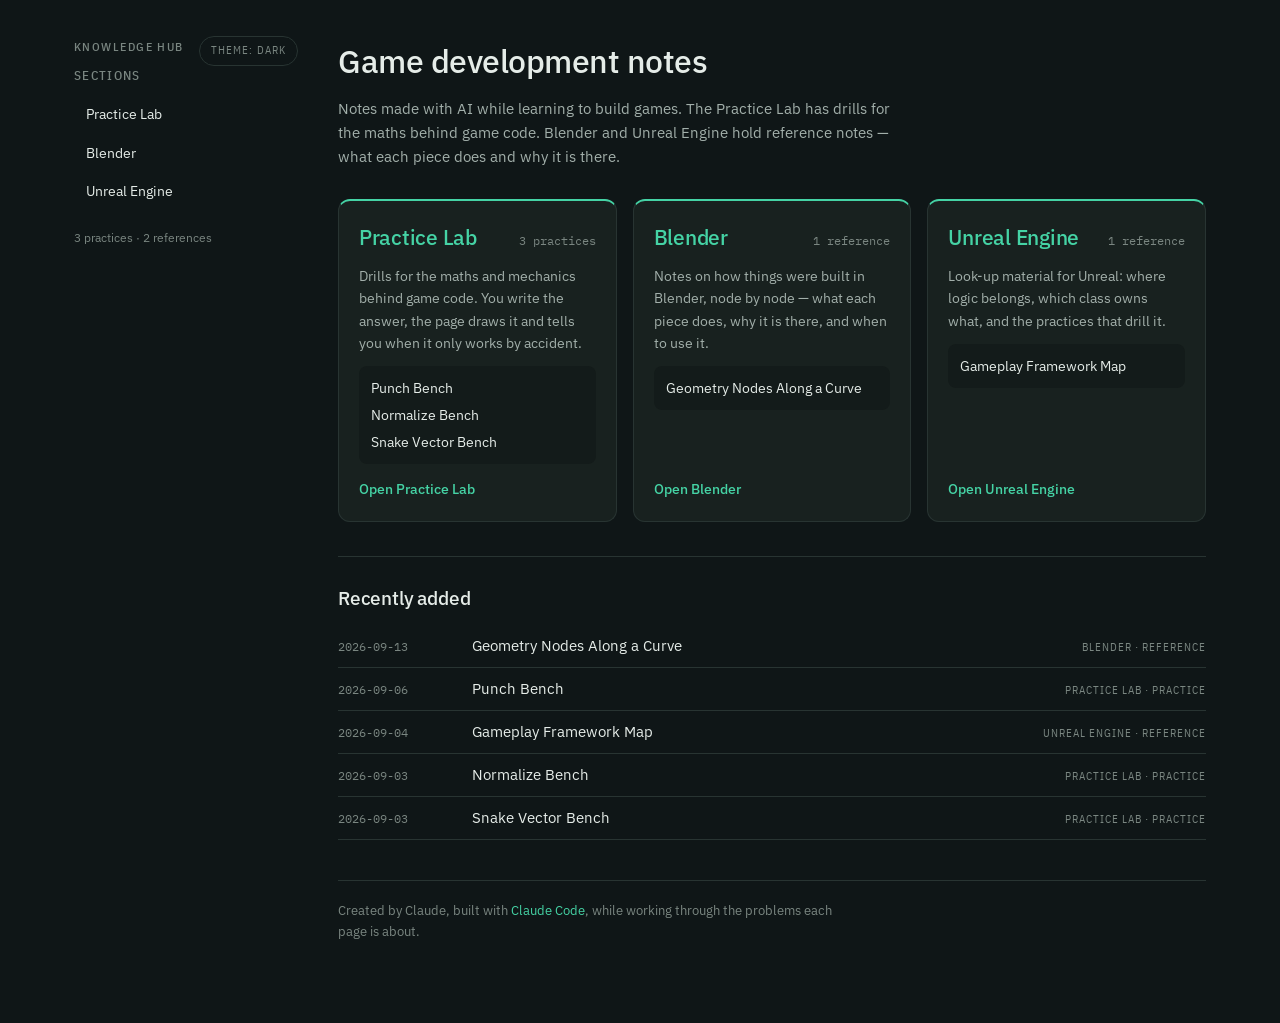
<file: index.html>
<!doctype html>
<html lang="en">
<head>
<meta charset="utf-8">
<meta name="viewport" content="width=device-width, initial-scale=1">
<script>(function(){var t="dark";try{var s=localStorage.getItem("lab-theme");if(s==="light"||s==="system")t=s;}catch(e){}if(t!=="system")document.documentElement.setAttribute("data-theme",t);})();</script>
<title>Knowledge Hub</title>
<meta name="description" content="Game development notes made with AI: practice drills for game maths, and reference notes for Blender and Unreal Engine.">
<link rel="preconnect" href="https://fonts.googleapis.com">
<link rel="preconnect" href="https://fonts.gstatic.com" crossorigin>
<link rel="stylesheet" href="https://fonts.googleapis.com/css2?family=IBM+Plex+Mono:wght@400;500&family=IBM+Plex+Sans+Condensed:wght@500&family=IBM+Plex+Sans:wght@400;500&display=swap">
<link rel="stylesheet" href="assets/site.css">
</head>
<body data-page="hub">
<div class="shell">
  <aside class="side">
    <div class="sidehead">
      <p class="eyebrow">Knowledge hub</p>
      <button type="button" class="theme" id="themeBtn">Theme: dark</button>
    </div>
    <h2>Sections</h2>
    <nav aria-label="Sections"><ul id="nav"></ul></nav>
    <p class="count" id="count"></p>
  </aside>

  <main>
    <div class="masthead">
      <h1>Game development notes</h1>
      <p>Notes made with AI while learning to build games. The Practice Lab has drills for the maths behind game code. Blender and Unreal Engine hold reference notes — what each piece does and why it is there.</p>
    </div>

    <div class="sections" id="sections"></div>

    <section class="recent-wrap" aria-label="Recently added">
      <h2>Recently added</h2>
      <ul class="recent" id="recent"></ul>
    </section>

    <footer class="colophon">
      <p>Created by Claude, built with <a href="https://claude.com/claude-code">Claude Code</a>, while working through the problems each page is about.</p>
    </footer>
  </main>
</div>

<script src="assets/manifest.js"></script>
<script src="assets/site.js"></script>
<script>
(function(){
  var order=["dark","light","system"];
  var btn=document.getElementById("themeBtn");
  if(!btn) return;
  function read(){ try{ return localStorage.getItem("lab-theme")||"dark"; }catch(e){ return "dark"; } }
  function apply(v){
    if(v==="system") document.documentElement.removeAttribute("data-theme");
    else document.documentElement.setAttribute("data-theme",v);
    btn.textContent="Theme: "+v;
    try{ localStorage.setItem("lab-theme",v); }catch(e){}
  }
  apply(read());
  btn.addEventListener("click",function(){ apply(order[(order.indexOf(read())+1)%order.length]); });
})();
</script>
</body>
</html>
</file>
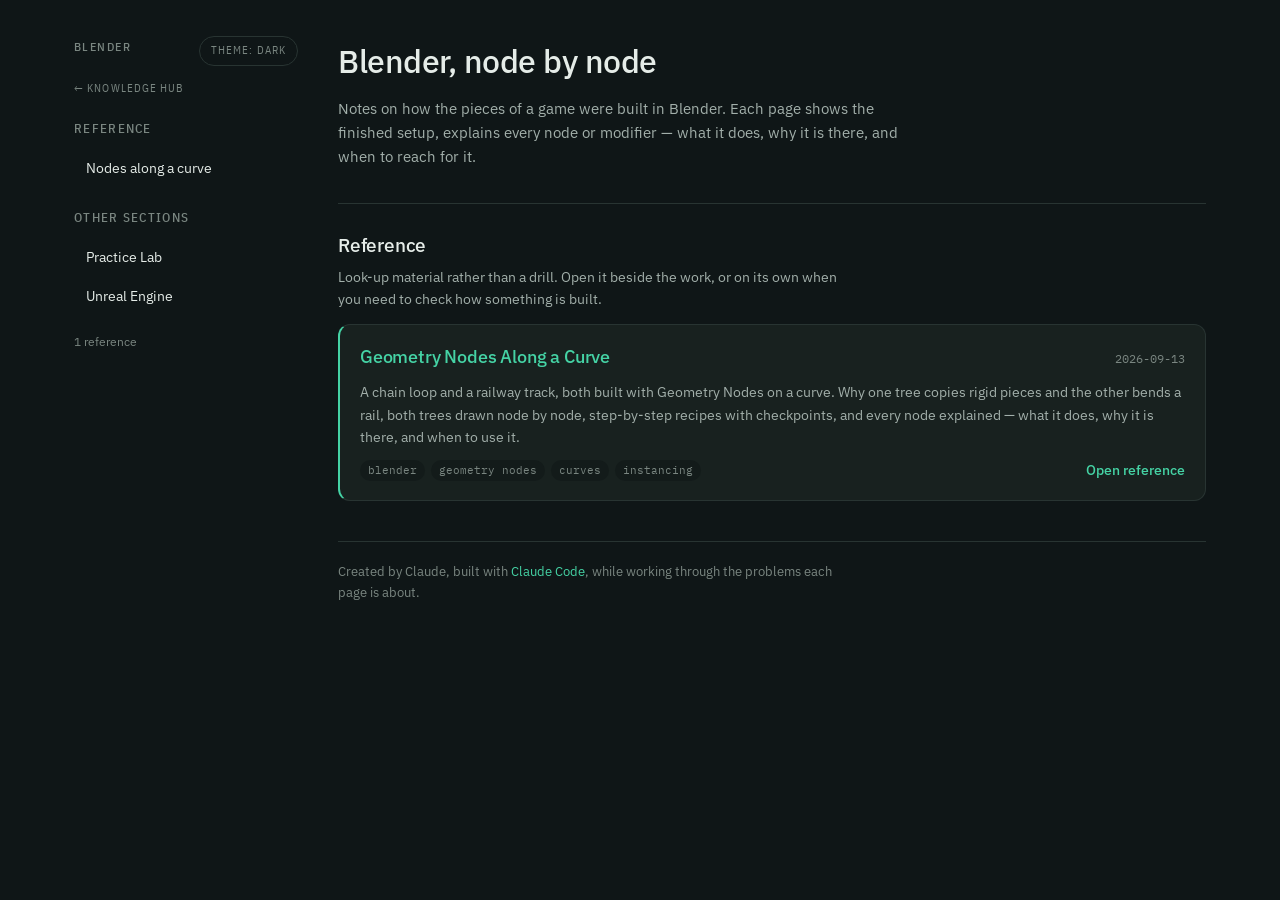
<file: blender/index.html>
<!doctype html>
<html lang="en">
<head>
<meta charset="utf-8">
<meta name="viewport" content="width=device-width, initial-scale=1">
<script>(function(){var t="dark";try{var s=localStorage.getItem("lab-theme");if(s==="light"||s==="system")t=s;}catch(e){}if(t!=="system")document.documentElement.setAttribute("data-theme",t);})();</script>
<title>Blender — Knowledge Hub</title>
<meta name="description" content="Blender reference pages: Geometry Nodes and modifier setups explained node by node.">
<link rel="preconnect" href="https://fonts.googleapis.com">
<link rel="preconnect" href="https://fonts.gstatic.com" crossorigin>
<link rel="stylesheet" href="https://fonts.googleapis.com/css2?family=IBM+Plex+Mono:wght@400;500&family=IBM+Plex+Sans+Condensed:wght@500&family=IBM+Plex+Sans:wght@400;500&display=swap">
<link rel="stylesheet" href="../assets/site.css">
</head>
<body data-page="section" data-section="blender" data-root="../">
<div class="shell">
  <aside class="side">
    <div class="sidehead">
      <p class="eyebrow">Blender</p>
      <button type="button" class="theme" id="themeBtn">Theme: dark</button>
    </div>
    <a class="back" href="../index.html">&larr; Knowledge hub</a>
    <div id="sidenav"></div>
    <p class="count" id="count"></p>
  </aside>

  <main>
    <div class="masthead">
      <h1>Blender, node by node</h1>
      <p>Notes on how the pieces of a game were built in Blender. Each page shows the finished setup, explains every node or modifier — what it does, why it is there, and when to reach for it.</p>
    </div>
    <div class="cards" id="cards"></div>

    <section class="refs" id="refs" hidden aria-label="Reference">
      <div class="refs-head">
        <h2>Reference</h2>
        <p>Look-up material rather than a drill. Open it beside the work, or on its own when you need to check how something is built.</p>
      </div>
      <div class="reflist" id="reflist"></div>
    </section>

    <section class="related" id="related" hidden aria-label="Related practices">
      <div class="refs-head">
        <h2>Related practices</h2>
        <p>Drills from the Practice Lab that exercise this area.</p>
      </div>
      <div class="cards" id="relcards"></div>
    </section>

    <footer class="colophon">
      <p>Created by Claude, built with <a href="https://claude.com/claude-code">Claude Code</a>, while working through the problems each page is about.</p>
    </footer>
  </main>
</div>

<script src="../assets/manifest.js"></script>
<script src="../assets/site.js"></script>
<script>
(function(){
  var order=["dark","light","system"];
  var btn=document.getElementById("themeBtn");
  if(!btn) return;
  function read(){ try{ return localStorage.getItem("lab-theme")||"dark"; }catch(e){ return "dark"; } }
  function apply(v){
    if(v==="system") document.documentElement.removeAttribute("data-theme");
    else document.documentElement.setAttribute("data-theme",v);
    btn.textContent="Theme: "+v;
    try{ localStorage.setItem("lab-theme",v); }catch(e){}
  }
  apply(read());
  btn.addEventListener("click",function(){ apply(order[(order.indexOf(read())+1)%order.length]); });
})();
</script>
</body>
</html>
</file>
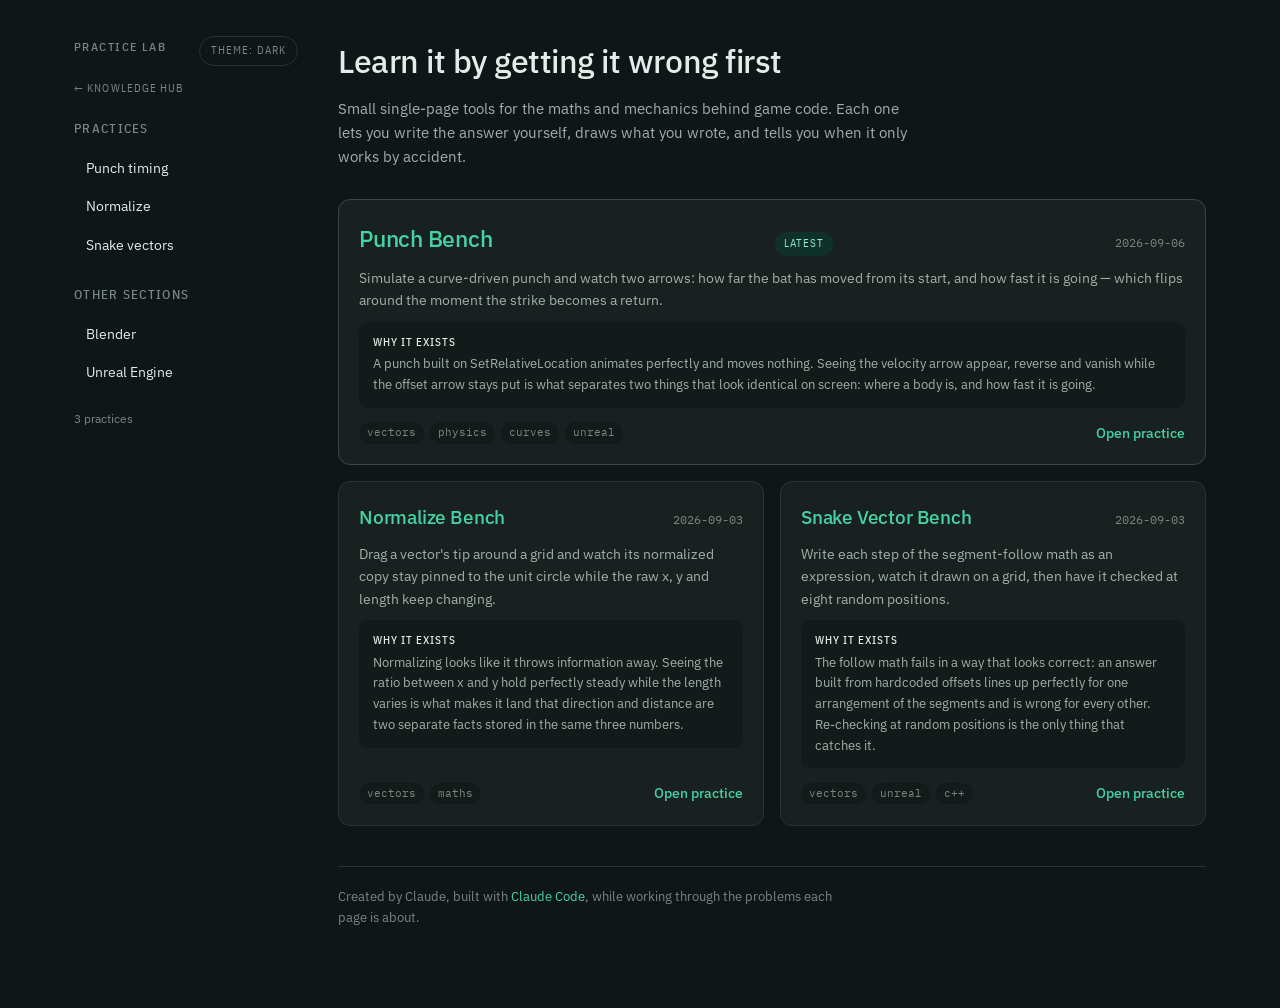
<file: lab/index.html>
<!doctype html>
<html lang="en">
<head>
<meta charset="utf-8">
<meta name="viewport" content="width=device-width, initial-scale=1">
<script>(function(){var t="dark";try{var s=localStorage.getItem("lab-theme");if(s==="light"||s==="system")t=s;}catch(e){}if(t!=="system")document.documentElement.setAttribute("data-theme",t);})();</script>
<title>Practice Lab — Knowledge Hub</title>
<meta name="description" content="Hands-on practices for game engine maths and mechanics — type the answer, see it drawn, get it checked.">
<link rel="preconnect" href="https://fonts.googleapis.com">
<link rel="preconnect" href="https://fonts.gstatic.com" crossorigin>
<link rel="stylesheet" href="https://fonts.googleapis.com/css2?family=IBM+Plex+Mono:wght@400;500&family=IBM+Plex+Sans+Condensed:wght@500&family=IBM+Plex+Sans:wght@400;500&display=swap">
<link rel="stylesheet" href="../assets/site.css">
</head>
<body data-page="section" data-section="lab" data-root="../">
<div class="shell">
  <aside class="side">
    <div class="sidehead">
      <p class="eyebrow">Practice Lab</p>
      <button type="button" class="theme" id="themeBtn">Theme: dark</button>
    </div>
    <a class="back" href="../index.html">&larr; Knowledge hub</a>
    <div id="sidenav"></div>
    <p class="count" id="count"></p>
  </aside>

  <main>
    <div class="masthead">
      <h1>Learn it by getting it wrong first</h1>
      <p>Small single-page tools for the maths and mechanics behind game code. Each one lets you write the answer yourself, draws what you wrote, and tells you when it only works by accident.</p>
    </div>
    <div class="cards" id="cards"></div>

    <section class="refs" id="refs" hidden aria-label="Reference">
      <div class="refs-head">
        <h2>Reference</h2>
        <p>Look-up material rather than a drill. Open it beside the work, or on its own when you need to check how something is built.</p>
      </div>
      <div class="reflist" id="reflist"></div>
    </section>

    <section class="related" id="related" hidden aria-label="Related practices">
      <div class="refs-head">
        <h2>Related practices</h2>
        <p>Drills from the Practice Lab that exercise this area.</p>
      </div>
      <div class="cards" id="relcards"></div>
    </section>

    <footer class="colophon">
      <p>Created by Claude, built with <a href="https://claude.com/claude-code">Claude Code</a>, while working through the problems each page is about.</p>
    </footer>
  </main>
</div>

<script src="../assets/manifest.js"></script>
<script src="../assets/site.js"></script>
<script>
(function(){
  var order=["dark","light","system"];
  var btn=document.getElementById("themeBtn");
  if(!btn) return;
  function read(){ try{ return localStorage.getItem("lab-theme")||"dark"; }catch(e){ return "dark"; } }
  function apply(v){
    if(v==="system") document.documentElement.removeAttribute("data-theme");
    else document.documentElement.setAttribute("data-theme",v);
    btn.textContent="Theme: "+v;
    try{ localStorage.setItem("lab-theme",v); }catch(e){}
  }
  apply(read());
  btn.addEventListener("click",function(){ apply(order[(order.indexOf(read())+1)%order.length]); });
})();
</script>
</body>
</html>
</file>
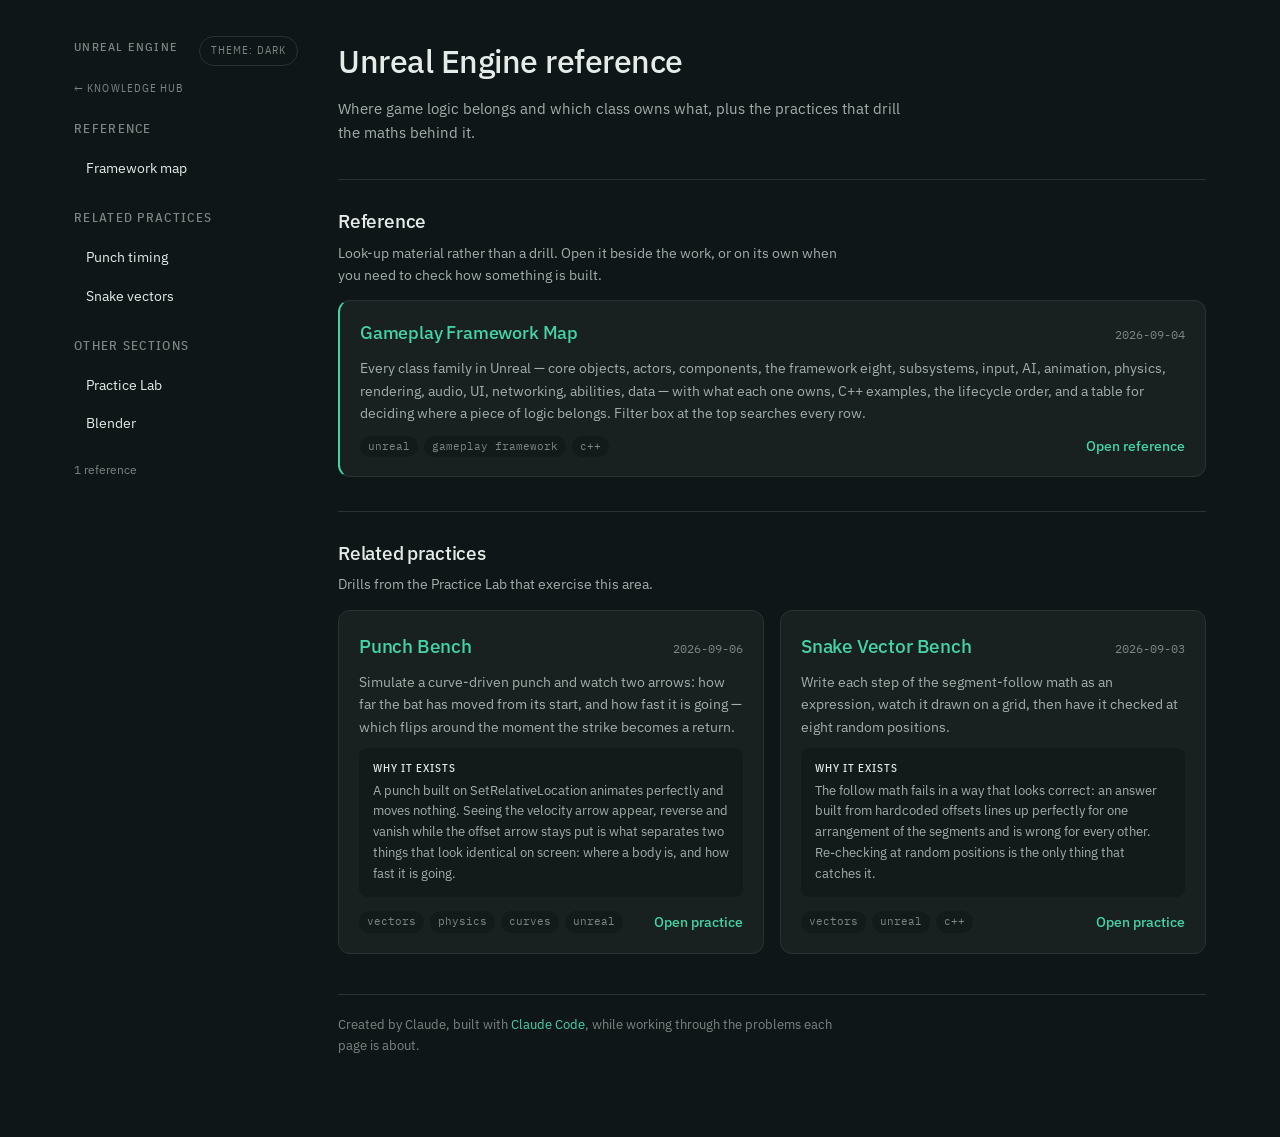
<file: unreal/index.html>
<!doctype html>
<html lang="en">
<head>
<meta charset="utf-8">
<meta name="viewport" content="width=device-width, initial-scale=1">
<script>(function(){var t="dark";try{var s=localStorage.getItem("lab-theme");if(s==="light"||s==="system")t=s;}catch(e){}if(t!=="system")document.documentElement.setAttribute("data-theme",t);})();</script>
<title>Unreal Engine — Knowledge Hub</title>
<meta name="description" content="Unreal Engine reference pages and the practices that exercise them.">
<link rel="preconnect" href="https://fonts.googleapis.com">
<link rel="preconnect" href="https://fonts.gstatic.com" crossorigin>
<link rel="stylesheet" href="https://fonts.googleapis.com/css2?family=IBM+Plex+Mono:wght@400;500&family=IBM+Plex+Sans+Condensed:wght@500&family=IBM+Plex+Sans:wght@400;500&display=swap">
<link rel="stylesheet" href="../assets/site.css">
</head>
<body data-page="section" data-section="unreal" data-root="../">
<div class="shell">
  <aside class="side">
    <div class="sidehead">
      <p class="eyebrow">Unreal Engine</p>
      <button type="button" class="theme" id="themeBtn">Theme: dark</button>
    </div>
    <a class="back" href="../index.html">&larr; Knowledge hub</a>
    <div id="sidenav"></div>
    <p class="count" id="count"></p>
  </aside>

  <main>
    <div class="masthead">
      <h1>Unreal Engine reference</h1>
      <p>Where game logic belongs and which class owns what, plus the practices that drill the maths behind it.</p>
    </div>
    <div class="cards" id="cards"></div>

    <section class="refs" id="refs" hidden aria-label="Reference">
      <div class="refs-head">
        <h2>Reference</h2>
        <p>Look-up material rather than a drill. Open it beside the work, or on its own when you need to check how something is built.</p>
      </div>
      <div class="reflist" id="reflist"></div>
    </section>

    <section class="related" id="related" hidden aria-label="Related practices">
      <div class="refs-head">
        <h2>Related practices</h2>
        <p>Drills from the Practice Lab that exercise this area.</p>
      </div>
      <div class="cards" id="relcards"></div>
    </section>

    <footer class="colophon">
      <p>Created by Claude, built with <a href="https://claude.com/claude-code">Claude Code</a>, while working through the problems each page is about.</p>
    </footer>
  </main>
</div>

<script src="../assets/manifest.js"></script>
<script src="../assets/site.js"></script>
<script>
(function(){
  var order=["dark","light","system"];
  var btn=document.getElementById("themeBtn");
  if(!btn) return;
  function read(){ try{ return localStorage.getItem("lab-theme")||"dark"; }catch(e){ return "dark"; } }
  function apply(v){
    if(v==="system") document.documentElement.removeAttribute("data-theme");
    else document.documentElement.setAttribute("data-theme",v);
    btn.textContent="Theme: "+v;
    try{ localStorage.setItem("lab-theme",v); }catch(e){}
  }
  apply(read());
  btn.addEventListener("click",function(){ apply(order[(order.indexOf(read())+1)%order.length]); });
})();
</script>
</body>
</html>
</file>
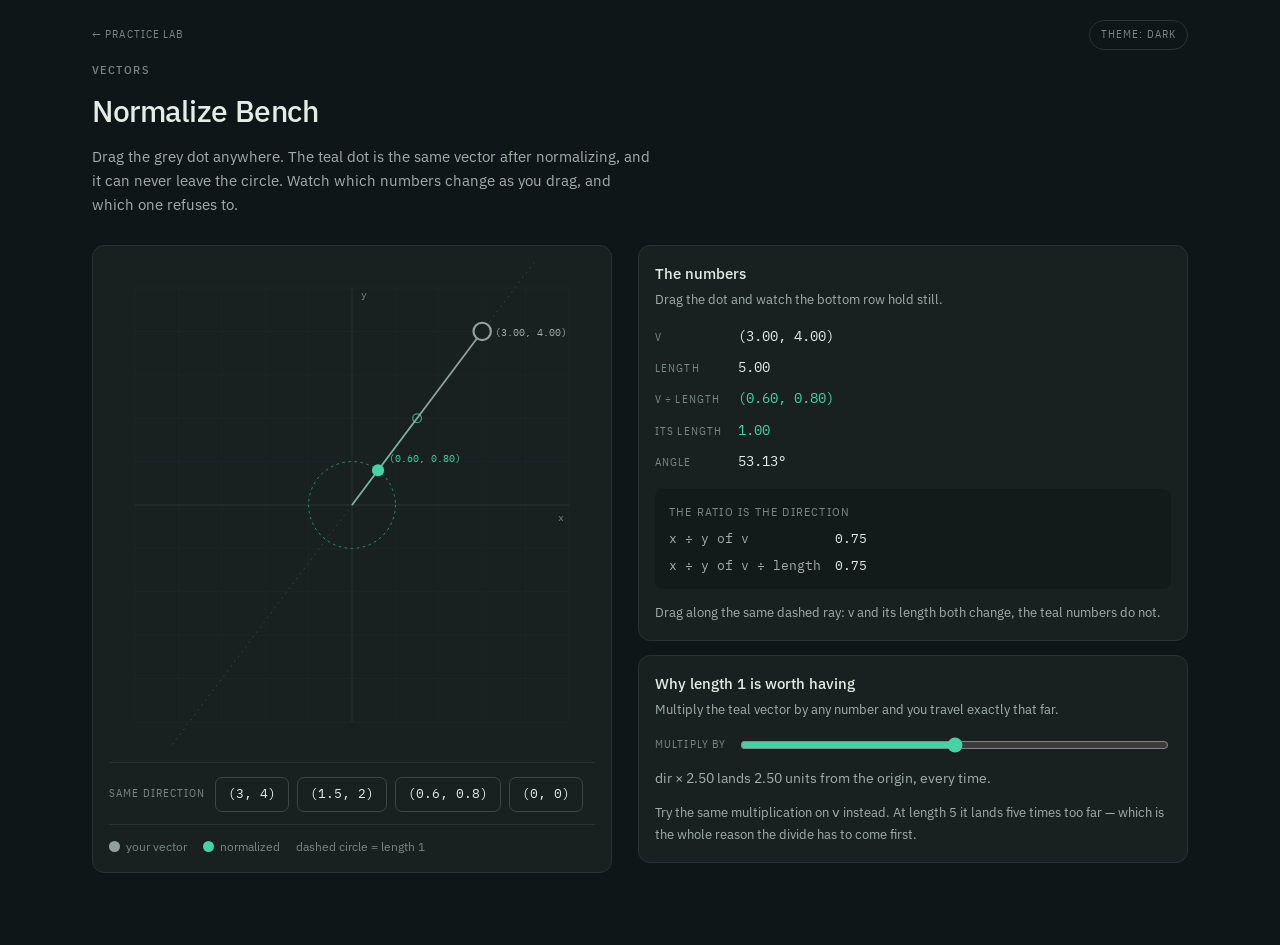
<file: practices/normalize-bench/index.html>
<!doctype html>
<html lang="en">
<head>
<meta charset="utf-8">
<meta name="viewport" content="width=device-width, initial-scale=1">
<script>(function(){var t="dark";try{var s=localStorage.getItem("lab-theme");if(s==="light"||s==="system")t=s;}catch(e){}if(t!=="system")document.documentElement.setAttribute("data-theme",t);})();</script>
<title>Normalize Bench</title>
<meta name="description" content="Drag a vector's tip and watch its normalized copy stay pinned to the unit circle while the raw numbers change.">
<link rel="preconnect" href="https://fonts.googleapis.com">
<link rel="preconnect" href="https://fonts.gstatic.com" crossorigin>
<link rel="stylesheet" href="https://fonts.googleapis.com/css2?family=IBM+Plex+Mono:wght@400;500&family=IBM+Plex+Sans+Condensed:wght@500&family=IBM+Plex+Sans:wght@400;500&display=swap">
<style>
:root{
  color-scheme:light;
  --ground:#F1F4F1; --surface:#FFFFFF; --sunk:#E8ECE8;
  --ink:#141E1B; --ink-2:#4E5B57; --ink-3:#7E8A85;
  --line:#D4DBD6; --line-2:#B6C0BA;
  --accent:#0B7A5E; --accent-soft:#DAEFE7; --accent-ink:#075243;
  --warn:#8A6A12; --warn-soft:#F5EBD3;
  --grid:#E3E8E3; --grid-2:#CFD8D1;
  --dot:#5F6D68;
}
@media (prefers-color-scheme: dark){
  :root:not([data-theme="light"]){
    color-scheme:dark;
    --ground:#0F1617; --surface:#18211F; --sunk:#131B1A;
    --ink:#E5ECE8; --ink-2:#A2AFAA; --ink-3:#7A8681;
    --line:#283432; --line-2:#3A4744;
    --accent:#45D3A5; --accent-soft:#10312A; --accent-ink:#8DE8C6;
    --warn:#D9AE55; --warn-soft:#2E2716;
    --grid:#1D2726; --grid-2:#2B3937;
    --dot:#93A19C;
  }
}
:root[data-theme="dark"]{
  color-scheme:dark;
  --ground:#0F1617; --surface:#18211F; --sunk:#131B1A;
  --ink:#E5ECE8; --ink-2:#A2AFAA; --ink-3:#7A8681;
  --line:#283432; --line-2:#3A4744;
  --accent:#45D3A5; --accent-soft:#10312A; --accent-ink:#8DE8C6;
  --warn:#D9AE55; --warn-soft:#2E2716;
  --grid:#1D2726; --grid-2:#2B3937;
  --dot:#93A19C;
}
*{box-sizing:border-box}
body{
  margin:0;background:var(--ground);color:var(--ink);
  font-family:"IBM Plex Sans",system-ui,-apple-system,sans-serif;
  font-size:15px;line-height:1.6;
}
.crumb{max-width:1140px;margin:0 auto;padding:20px 22px 0;font-size:13px;display:flex;align-items:center;justify-content:space-between;gap:16px}
.crumb a{color:var(--ink-3);text-decoration:none;font-family:"IBM Plex Sans Condensed","IBM Plex Sans",sans-serif;text-transform:uppercase;letter-spacing:.1em;font-size:11px}
.crumb a:hover{color:var(--accent)}
.theme{
  font:inherit;font-family:"IBM Plex Sans Condensed","IBM Plex Sans",sans-serif;
  text-transform:uppercase;letter-spacing:.1em;font-size:11px;
  color:var(--ink-3);background:none;border:1px solid var(--line);
  padding:5px 11px;border-radius:99px;cursor:pointer;white-space:nowrap;
}
.theme:hover{color:var(--ink);border-color:var(--line-2)}
a:focus-visible,button:focus-visible,input:focus-visible,[tabindex]:focus-visible{outline:2px solid var(--accent);outline-offset:3px;border-radius:4px}
.bench{max-width:1140px;margin:0 auto;padding:10px 22px 72px}
.eyebrow{
  font-family:"IBM Plex Sans Condensed","IBM Plex Sans",sans-serif;
  font-weight:500;text-transform:uppercase;letter-spacing:.12em;
  font-size:12px;color:var(--ink-3);margin:0 0 8px;
}
h1{font-size:30px;font-weight:500;letter-spacing:-.015em;margin:0 0 10px;text-wrap:balance}
.lede{margin:0 0 28px;color:var(--ink-2);max-width:62ch}
.lab{display:grid;grid-template-columns:minmax(0,520px) minmax(0,1fr);gap:26px;align-items:start}
@media (max-width:920px){.lab{grid-template-columns:1fr}}
.panel{background:var(--surface);border:1px solid var(--line);border-radius:12px;padding:16px}
.graph{position:sticky;top:18px}
@media (max-width:920px){.graph{position:static}}
svg.plot{display:block;width:100%;height:auto;touch-action:none;user-select:none}
.plot .grab{cursor:grab}
.plot .grab:active{cursor:grabbing}
.presets{display:flex;gap:8px;flex-wrap:wrap;align-items:center;margin-top:14px;padding-top:14px;border-top:1px solid var(--line)}
.presets .k{font-family:"IBM Plex Sans Condensed",sans-serif;text-transform:uppercase;letter-spacing:.1em;font-size:11px;color:var(--ink-3);margin-right:2px}
button{
  font:inherit;font-size:13px;padding:6px 12px;border-radius:7px;
  border:1px solid var(--line-2);background:var(--surface);color:var(--ink);cursor:pointer;
  font-family:"IBM Plex Mono",monospace;
}
button:hover{border-color:var(--ink-3)}
.stack{display:flex;flex-direction:column;gap:14px}
.card h2{font-size:15px;font-weight:500;margin:0 0 4px}
.card .sub{margin:0 0 14px;color:var(--ink-2);font-size:13px}
dl.rows{display:grid;grid-template-columns:auto 1fr;gap:9px 16px;margin:0;align-items:baseline}
dl.rows dt{
  font-family:"IBM Plex Sans Condensed",sans-serif;text-transform:uppercase;
  letter-spacing:.1em;font-size:11px;color:var(--ink-3);white-space:nowrap;
}
dl.rows dd{
  margin:0;font-family:"IBM Plex Mono",monospace;font-size:14px;
  font-variant-numeric:tabular-nums;color:var(--ink);
}
dl.rows dd.lit{color:var(--accent)}
.ratio{margin-top:16px;padding:13px 14px;border-radius:8px;background:var(--sunk)}
.ratio p{margin:0 0 8px;font-size:12px;color:var(--ink-3);font-family:"IBM Plex Sans Condensed",sans-serif;text-transform:uppercase;letter-spacing:.1em}
.ratio dl{display:grid;grid-template-columns:auto 1fr;gap:6px 14px;margin:0}
.ratio dt{font-family:"IBM Plex Mono",monospace;font-size:13px;color:var(--ink-2)}
.ratio dd{margin:0;font-family:"IBM Plex Mono",monospace;font-size:13px;font-variant-numeric:tabular-nums;color:var(--ink)}
.note{margin:14px 0 0;font-size:13px;color:var(--ink-2)}
.note.zero{padding:11px 13px;border-radius:8px;background:var(--warn-soft);color:var(--warn)}
.scale-row{display:flex;align-items:center;gap:12px;margin-top:4px}
.scale-row label{font-family:"IBM Plex Sans Condensed",sans-serif;text-transform:uppercase;letter-spacing:.1em;font-size:11px;color:var(--ink-3);white-space:nowrap}
input[type=range]{flex:1;min-width:110px;accent-color:var(--accent)}
.scale-out{margin:12px 0 0;font-size:14px;color:var(--ink-2)}
.scale-out b{font-weight:500;color:var(--ink);font-family:"IBM Plex Mono",monospace;font-variant-numeric:tabular-nums}
.legend{display:flex;gap:16px;flex-wrap:wrap;margin-top:12px;padding-top:12px;border-top:1px solid var(--line);font-size:12px;color:var(--ink-3)}
.legend span{display:flex;align-items:center;gap:6px}
.legend i{width:11px;height:11px;border-radius:50%;display:inline-block}
</style>
</head>
<body>
<p class="crumb"><a href="../../lab/index.html">&larr; Practice lab</a><button type="button" class="theme" id="themeBtn">Theme: dark</button></p>

<div class="bench">
  <p class="eyebrow">Vectors</p>
  <h1>Normalize Bench</h1>
  <p class="lede">Drag the grey dot anywhere. The teal dot is the same vector after normalizing, and it can never leave the circle. Watch which numbers change as you drag, and which one refuses to.</p>

  <div class="lab">
    <section class="panel graph" aria-label="Vector plot">
      <svg class="plot" viewBox="0 0 560 560" role="img" aria-label="A grid with the origin at the centre, a draggable vector tip, and its normalized copy on the unit circle">
        <defs>
          <marker id="ah" viewBox="0 0 10 10" refX="8" refY="5" markerWidth="6" markerHeight="6" orient="auto-start-reverse">
            <path d="M2 1L8 5L2 9" fill="none" stroke="context-stroke" stroke-width="1.6" stroke-linecap="round" stroke-linejoin="round"></path>
          </marker>
        </defs>
        <g id="grid"></g>
        <line x1="30" y1="280" x2="530" y2="280" stroke="var(--grid-2)" stroke-width="1"></line>
        <line x1="280" y1="30" x2="280" y2="530" stroke="var(--grid-2)" stroke-width="1"></line>
        <text x="524" y="298" fill="var(--ink-3)" font-size="12" font-family="IBM Plex Mono, monospace" text-anchor="end">x</text>
        <text x="290" y="42" fill="var(--ink-3)" font-size="12" font-family="IBM Plex Mono, monospace">y</text>
        <circle cx="280" cy="280" r="50" fill="none" stroke="var(--accent)" stroke-width="1" stroke-dasharray="3 4" opacity=".65"></circle>
        <line id="ray" stroke="var(--line-2)" stroke-width="1" stroke-dasharray="2 5"></line>
        <line id="vecLine" stroke="var(--dot)" stroke-width="2" marker-end="url(#ah)"></line>
        <line id="scaleLine" stroke="var(--accent)" stroke-width="1.5" opacity=".45"></line>
        <circle id="scaleDot" r="5" fill="none" stroke="var(--accent)" stroke-width="1.5" opacity=".7"></circle>
        <circle id="unitDot" r="7" fill="var(--accent)"></circle>
        <circle id="tip" class="grab" r="10" fill="var(--surface)" stroke="var(--dot)" stroke-width="2.5" tabindex="0" role="slider" aria-label="Vector tip. Use the arrow keys to move it."></circle>
        <text id="tipLabel" font-size="12" font-family="IBM Plex Mono, monospace" fill="var(--ink-2)"></text>
        <text id="unitLabel" font-size="12" font-family="IBM Plex Mono, monospace" fill="var(--accent)"></text>
      </svg>

      <div class="presets">
        <span class="k">Same direction</span>
        <button type="button" data-v="3,4">(3, 4)</button>
        <button type="button" data-v="1.5,2">(1.5, 2)</button>
        <button type="button" data-v="0.6,0.8">(0.6, 0.8)</button>
        <button type="button" data-v="0,0">(0, 0)</button>
      </div>
      <div class="legend">
        <span><i style="background:var(--dot)"></i>your vector</span>
        <span><i style="background:var(--accent)"></i>normalized</span>
        <span>dashed circle = length 1</span>
      </div>
    </section>

    <div class="stack">
      <section class="panel card" aria-label="The numbers">
        <h2>The numbers</h2>
        <p class="sub">Drag the dot and watch the bottom row hold still.</p>
        <dl class="rows">
          <dt>v</dt><dd id="oV"></dd>
          <dt>length</dt><dd id="oLen"></dd>
          <dt>v ÷ length</dt><dd class="lit" id="oDir"></dd>
          <dt>its length</dt><dd class="lit" id="oDirLen"></dd>
          <dt>angle</dt><dd id="oAng"></dd>
        </dl>

        <div class="ratio">
          <p>The ratio is the direction</p>
          <dl>
            <dt>x ÷ y of v</dt><dd id="oR1"></dd>
            <dt>x ÷ y of v ÷ length</dt><dd id="oR2"></dd>
          </dl>
        </div>
        <p class="note" id="oNote"></p>
      </section>

      <section class="panel card" aria-label="Scaling the unit vector">
        <h2>Why length 1 is worth having</h2>
        <p class="sub">Multiply the teal vector by any number and you travel exactly that far.</p>
        <div class="scale-row">
          <label for="scale">Multiply by</label>
          <input type="range" id="scale" min="0" max="5" step="0.1" value="2.5">
        </div>
        <p class="scale-out" id="oScale"></p>
        <p class="note">Try the same multiplication on <code>v</code> instead. At length 5 it lands five times too far — which is the whole reason the divide has to come first.</p>
      </section>
    </div>
  </div>
</div>

<script>
(function(){
"use strict";
var SVGNS="http://www.w3.org/2000/svg";
var O=280, U=50, LIM=4.8;

function sx(x){ return O + x*U; }
function sy(y){ return O - y*U; }
function snap(n){ return Math.round(n*10)/10; }
function clamp(n){ return Math.max(-LIM,Math.min(LIM,n)); }
function f2(n){ var r=Math.round(n*100)/100; if(Object.is(r,-0)) r=0; return r.toFixed(2); }

var state={ x:3, y:4, scale:2.5 };

var grid=document.getElementById("grid");
for(var i=-5;i<=5;i++){
  if(i===0) continue;
  var p=O+i*U;
  var a=document.createElementNS(SVGNS,"line");
  a.setAttribute("x1",p); a.setAttribute("y1",30); a.setAttribute("x2",p); a.setAttribute("y2",530);
  a.setAttribute("stroke","var(--grid)"); a.setAttribute("stroke-width","1");
  grid.appendChild(a);
  var b=document.createElementNS(SVGNS,"line");
  b.setAttribute("x1",30); b.setAttribute("y1",p); b.setAttribute("x2",530); b.setAttribute("y2",p);
  b.setAttribute("stroke","var(--grid)"); b.setAttribute("stroke-width","1");
  grid.appendChild(b);
}

var ray=document.getElementById("ray"), vecLine=document.getElementById("vecLine");
var scaleLine=document.getElementById("scaleLine"), scaleDot=document.getElementById("scaleDot");
var unitDot=document.getElementById("unitDot"), tip=document.getElementById("tip");
var tipLabel=document.getElementById("tipLabel"), unitLabel=document.getElementById("unitLabel");

function set(el,attrs){ for(var k in attrs){ if(Object.prototype.hasOwnProperty.call(attrs,k)) el.setAttribute(k,attrs[k]); } }
function txt(id,s){ document.getElementById(id).textContent=s; }

function render(){
  var x=state.x, y=state.y;
  var len=Math.sqrt(x*x+y*y);
  var zero=len<1e-9;
  var nx=zero?0:x/len, ny=zero?0:y/len;

  set(tip,{cx:sx(x),cy:sy(y)});
  set(vecLine,{x1:sx(0),y1:sy(0),x2:sx(x),y2:sy(y)});
  vecLine.style.display=zero?"none":"";

  if(zero){
    ray.style.display="none"; unitDot.style.display="none";
    scaleLine.style.display="none"; scaleDot.style.display="none";
    unitLabel.textContent="";
  }else{
    ray.style.display=""; unitDot.style.display="";
    scaleLine.style.display=""; scaleDot.style.display="";
    set(ray,{x1:sx(-nx*9),y1:sy(-ny*9),x2:sx(nx*9),y2:sy(ny*9)});
    set(unitDot,{cx:sx(nx),cy:sy(ny)});
    set(scaleLine,{x1:sx(0),y1:sy(0),x2:sx(nx*state.scale),y2:sy(ny*state.scale)});
    set(scaleDot,{cx:sx(nx*state.scale),cy:sy(ny*state.scale)});
    set(unitLabel,{x:sx(nx)+13,y:sy(ny)-9});
    unitLabel.textContent="("+f2(nx)+", "+f2(ny)+")";
  }

  set(tipLabel,{x:sx(x)+15,y:sy(y)+5});
  tipLabel.textContent="("+f2(x)+", "+f2(y)+")";
  tip.setAttribute("aria-valuetext",f2(x)+", "+f2(y));

  txt("oV","("+f2(x)+", "+f2(y)+")");
  txt("oLen",f2(len));
  txt("oDir",zero?"(0.00, 0.00)":"("+f2(nx)+", "+f2(ny)+")");
  txt("oDirLen",zero?"0.00":f2(Math.sqrt(nx*nx+ny*ny)));
  var ang=zero?0:Math.atan2(y,x)*180/Math.PI;
  if(ang<0) ang+=360;
  txt("oAng",zero?"—":f2(ang)+"°");

  var r1=(Math.abs(y)<1e-9)?"—":f2(x/y);
  var r2=(zero||Math.abs(ny)<1e-9)?"—":f2(nx/ny);
  txt("oR1",r1); txt("oR2",r2);

  var note=document.getElementById("oNote");
  if(zero){
    note.className="note zero";
    note.textContent="Length 0 has no direction to find. GetSafeNormal2D returns a zero vector here instead of dividing by zero — that is the “safe” in the name.";
  }else{
    note.className="note";
    note.textContent="Drag along the same dashed ray: v and its length both change, the teal numbers do not.";
  }

  txt("oScale", zero ? "Nothing to scale — the vector has no direction."
    : "dir × " + f2(state.scale) + " lands " + f2(state.scale) + " units from the origin, every time.");
}

var svg=document.querySelector("svg.plot"), dragging=false;
function toV(evt){
  var r=svg.getBoundingClientRect();
  var px=(evt.clientX-r.left)*(560/r.width), py=(evt.clientY-r.top)*(560/r.height);
  return { x:clamp(snap((px-O)/U)), y:clamp(snap((O-py)/U)) };
}
tip.addEventListener("pointerdown",function(evt){
  dragging=true;
  if(svg.setPointerCapture) svg.setPointerCapture(evt.pointerId);
  evt.preventDefault();
});
svg.addEventListener("pointermove",function(evt){
  if(!dragging) return;
  var v=toV(evt); state.x=v.x; state.y=v.y; render();
});
svg.addEventListener("pointerup",function(){ dragging=false; });
svg.addEventListener("pointercancel",function(){ dragging=false; });

tip.addEventListener("keydown",function(evt){
  var s=evt.shiftKey?1:0.1, used=true;
  if(evt.key==="ArrowRight") state.x=clamp(snap(state.x+s));
  else if(evt.key==="ArrowLeft") state.x=clamp(snap(state.x-s));
  else if(evt.key==="ArrowUp") state.y=clamp(snap(state.y+s));
  else if(evt.key==="ArrowDown") state.y=clamp(snap(state.y-s));
  else used=false;
  if(used){ evt.preventDefault(); render(); }
});

Array.prototype.forEach.call(document.querySelectorAll(".presets button"),function(b){
  b.addEventListener("click",function(){
    var p=b.getAttribute("data-v").split(",");
    state.x=parseFloat(p[0]); state.y=parseFloat(p[1]); render();
  });
});

document.getElementById("scale").addEventListener("input",function(){
  state.scale=parseFloat(this.value); render();
});

render();
})();
</script>
<script>
(function(){
  var order=["dark","light","system"];
  var btn=document.getElementById("themeBtn");
  if(!btn) return;
  function read(){ try{ return localStorage.getItem("lab-theme")||"dark"; }catch(e){ return "dark"; } }
  function apply(v){
    if(v==="system") document.documentElement.removeAttribute("data-theme");
    else document.documentElement.setAttribute("data-theme",v);
    btn.textContent="Theme: "+v;
    try{ localStorage.setItem("lab-theme",v); }catch(e){}
  }
  apply(read());
  btn.addEventListener("click",function(){ apply(order[(order.indexOf(read())+1)%order.length]); });
})();
</script>
</body>
</html>
</file>
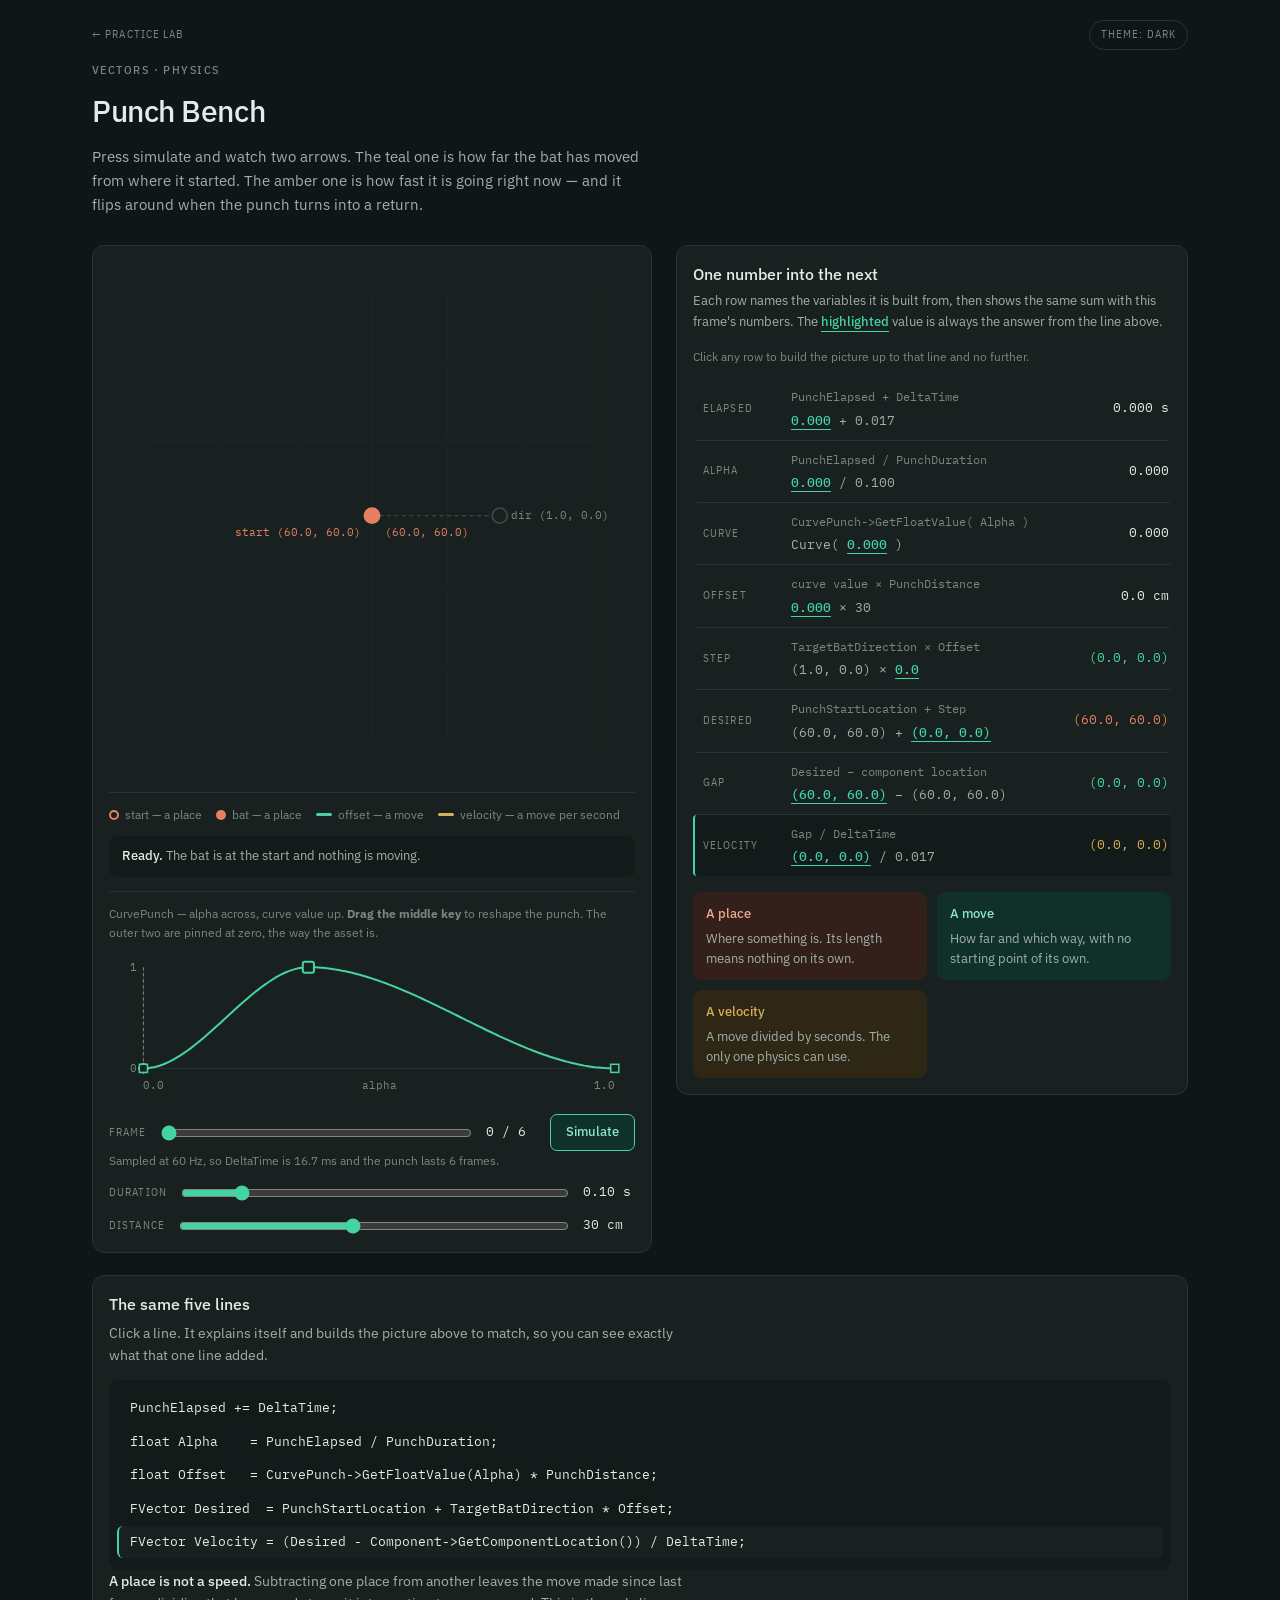
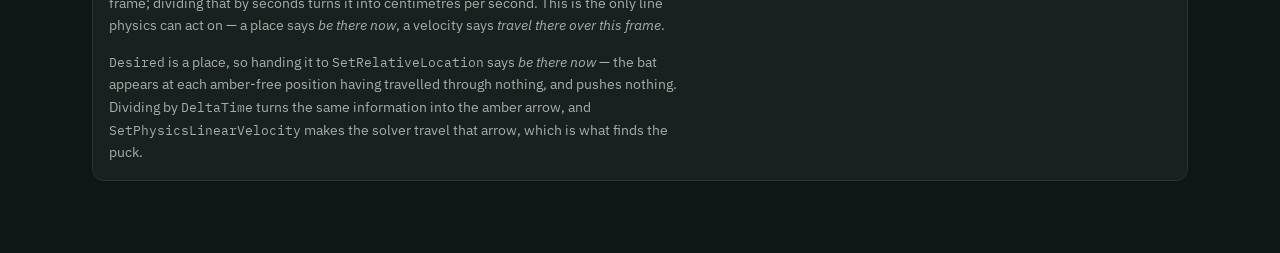
<file: practices/punch-bench/index.html>
<!doctype html>
<html lang="en">
<head>
<meta charset="utf-8">
<meta name="viewport" content="width=device-width, initial-scale=1">
<script>(function(){var t="dark";try{var s=localStorage.getItem("lab-theme");if(s==="light"||s==="system")t=s;}catch(e){}if(t!=="system")document.documentElement.setAttribute("data-theme",t);})();</script>
<title>Punch Bench</title>
<meta name="description" content="Watch the vectors of a curve-driven punch as it strikes and returns, and follow each number into the next.">
<link rel="preconnect" href="https://fonts.googleapis.com">
<link rel="preconnect" href="https://fonts.gstatic.com" crossorigin>
<link rel="stylesheet" href="https://fonts.googleapis.com/css2?family=IBM+Plex+Mono:wght@400;500&family=IBM+Plex+Sans+Condensed:wght@500&family=IBM+Plex+Sans:wght@400;500&display=swap">
<style>
:root{
  color-scheme:light;
  --ground:#F1F4F1; --surface:#FFFFFF; --sunk:#E8ECE8;
  --ink:#141E1B; --ink-2:#4E5B57; --ink-3:#7E8A85;
  --line:#D4DBD6; --line-2:#B6C0BA;
  --accent:#0B7A5E; --accent-soft:#DAEFE7; --accent-ink:#075243;
  --vel:#8A6A12; --vel-soft:#F5EBD3;
  --place:#A8422A; --place-soft:#F6E5DF; --place-ink:#7A2E1B;
  --grid:#E3E8E3; --grid-2:#CFD8D1;
  --dot:#5F6D68;
}
@media (prefers-color-scheme: dark){
  :root:not([data-theme="light"]){
    color-scheme:dark;
    --ground:#0F1617; --surface:#18211F; --sunk:#131B1A;
    --ink:#E5ECE8; --ink-2:#A2AFAA; --ink-3:#7A8681;
    --line:#283432; --line-2:#3A4744;
    --accent:#45D3A5; --accent-soft:#10312A; --accent-ink:#8DE8C6;
    --vel:#D9AE55; --vel-soft:#2E2716;
    --place:#E58060; --place-soft:#33201A; --place-ink:#F0A88F;
    --grid:#1D2726; --grid-2:#2B3937;
    --dot:#93A19C;
  }
}
:root[data-theme="dark"]{
  color-scheme:dark;
  --ground:#0F1617; --surface:#18211F; --sunk:#131B1A;
  --ink:#E5ECE8; --ink-2:#A2AFAA; --ink-3:#7A8681;
  --line:#283432; --line-2:#3A4744;
  --accent:#45D3A5; --accent-soft:#10312A; --accent-ink:#8DE8C6;
  --vel:#D9AE55; --vel-soft:#2E2716;
  --place:#E58060; --place-soft:#33201A; --place-ink:#F0A88F;
  --grid:#1D2726; --grid-2:#2B3937;
  --dot:#93A19C;
}
*{box-sizing:border-box}
body{
  margin:0;background:var(--ground);color:var(--ink);
  font-family:"IBM Plex Sans",system-ui,-apple-system,sans-serif;
  font-size:15px;line-height:1.6;
}
.crumb{max-width:1140px;margin:0 auto;padding:20px 22px 0;font-size:13px;display:flex;align-items:center;justify-content:space-between;gap:16px}
.crumb a{color:var(--ink-3);text-decoration:none;font-family:"IBM Plex Sans Condensed","IBM Plex Sans",sans-serif;text-transform:uppercase;letter-spacing:.1em;font-size:11px}
.crumb a:hover{color:var(--accent)}
.theme{
  font:inherit;font-family:"IBM Plex Sans Condensed","IBM Plex Sans",sans-serif;
  text-transform:uppercase;letter-spacing:.1em;font-size:11px;
  color:var(--ink-3);background:none;border:1px solid var(--line);
  padding:5px 11px;border-radius:99px;cursor:pointer;white-space:nowrap;
}
.theme:hover{color:var(--ink);border-color:var(--line-2)}
a:focus-visible,button:focus-visible,input:focus-visible,[tabindex]:focus-visible{outline:2px solid var(--accent);outline-offset:3px;border-radius:4px}
.bench{max-width:1140px;margin:0 auto;padding:10px 22px 72px}
.eyebrow{
  font-family:"IBM Plex Sans Condensed","IBM Plex Sans",sans-serif;
  font-weight:500;text-transform:uppercase;letter-spacing:.12em;
  font-size:12px;color:var(--ink-3);margin:0 0 8px;
}
h1{font-size:30px;font-weight:500;letter-spacing:-.015em;margin:0 0 10px;text-wrap:balance}
.lede{margin:0 0 28px;color:var(--ink-2);max-width:62ch}
.lab{display:grid;grid-template-columns:minmax(0,560px) minmax(0,1fr);gap:24px;align-items:start}
@media (max-width:980px){.lab{grid-template-columns:1fr}}
.panel{background:var(--surface);border:1px solid var(--line);border-radius:12px;padding:16px}
.view{position:sticky;top:18px}
@media (max-width:980px){.view{position:static}}
svg.fig{display:block;width:100%;height:auto;touch-action:none;user-select:none}
.grab{cursor:grab}
.grab:active{cursor:grabbing}
.legend{display:flex;gap:14px;flex-wrap:wrap;margin-top:12px;padding-top:12px;border-top:1px solid var(--line);font-size:12px;color:var(--ink-3)}
.legend span{display:flex;align-items:center;gap:6px}
.legend i{width:16px;height:3px;border-radius:2px;display:inline-block}
.legend i.d{width:10px;height:10px;border-radius:50%}
.ctl{display:flex;align-items:center;gap:12px;margin-top:12px;flex-wrap:wrap}
.ctl label{font-family:"IBM Plex Sans Condensed",sans-serif;text-transform:uppercase;letter-spacing:.1em;font-size:11px;color:var(--ink-3);white-space:nowrap}
.ctl output{font-family:"IBM Plex Mono",monospace;font-size:13px;font-variant-numeric:tabular-nums;color:var(--ink);min-width:52px}
input[type=range]{flex:1;min-width:110px;accent-color:var(--accent)}
button{
  font:inherit;font-size:13px;padding:7px 15px;border-radius:7px;
  border:1px solid var(--line-2);background:var(--surface);color:var(--ink);cursor:pointer;
}
button:hover{border-color:var(--ink-3)}
button.go{background:var(--accent-soft);border-color:var(--accent);color:var(--accent-ink);font-weight:500}
.phase{
  margin:12px 0 0;font-size:13px;padding:10px 13px;border-radius:8px;
  background:var(--sunk);color:var(--ink-2);
}
.phase b{color:var(--ink);font-weight:500}
.curvebox{margin-top:14px;padding-top:12px;border-top:1px solid var(--line)}
.curvecap{margin:0 0 6px;font-size:12px;color:var(--ink-3)}
.panel h2{font-size:16px;font-weight:500;margin:0 0 4px}
.panel .sub{margin:0 0 14px;color:var(--ink-2);font-size:13px}
.pipe{list-style:none;margin:0;padding:0}
.pipe li{
  display:grid;grid-template-columns:74px minmax(0,1fr) auto;gap:6px 14px;align-items:center;
  padding:10px 2px;border-bottom:1px solid var(--line);
}
.pipe li:last-child{border-bottom:0}
.pipe .name{
  font-family:"IBM Plex Sans Condensed",sans-serif;text-transform:uppercase;
  letter-spacing:.1em;font-size:11px;color:var(--ink-3);
}
.pipe .expr{display:flex;flex-direction:column;gap:3px;min-width:0}
.pipe .src{
  font-family:"IBM Plex Mono",monospace;font-size:11.5px;color:var(--ink-3);
  white-space:nowrap;overflow-x:auto;display:block;
}
.pipe .num{
  font-family:"IBM Plex Mono",monospace;font-size:12.5px;color:var(--ink-2);
  white-space:nowrap;overflow-x:auto;display:block;
}
.pipe .val{font-family:"IBM Plex Mono",monospace;font-size:13px;font-variant-numeric:tabular-nums;color:var(--ink);text-align:right;white-space:nowrap}
.pipe li[data-kind=move] .val{color:var(--accent)}
.pipe li[data-kind=place] .val{color:var(--place)}
.pipe li[data-kind=vel] .val{color:var(--vel)}
.carry{font-weight:500;color:var(--accent);border-bottom:1px solid var(--accent);padding-bottom:1px}
.pipe li{cursor:pointer;border-left:2px solid transparent;padding-left:8px;border-radius:4px}
.pipe li:hover{background:var(--sunk)}
.pipe li.sel{border-left-color:var(--accent);background:var(--sunk)}
.pipe li.later{opacity:.3}
.pipe li.later .val{color:var(--ink-3)}
.pipehint{margin:0 0 12px;font-size:12px;color:var(--ink-3)}
@media (max-width:560px){
  .pipe li{grid-template-columns:1fr}
  .pipe .val{text-align:left}
}
.kinds{display:grid;grid-template-columns:repeat(auto-fit,minmax(200px,1fr));gap:10px;margin-top:16px}
.kinds div{padding:12px 13px;border-radius:9px}
.kinds .k-move{background:var(--accent-soft)}
.kinds .k-place{background:var(--place-soft)}
.kinds .k-vel{background:var(--vel-soft)}
.kinds h3{margin:0 0 3px;font-size:13px;font-weight:500}
.kinds .k-move h3{color:var(--accent-ink)}
.kinds .k-place h3{color:var(--place-ink)}
.kinds .k-vel h3{color:var(--vel)}
.kinds p{margin:0;font-size:12.5px;color:var(--ink-2)}
.wide{margin-top:22px}
.wide pre{
  margin:12px 0 0;padding:14px 16px;border-radius:10px;background:var(--sunk);
  overflow-x:auto;font-family:"IBM Plex Mono",monospace;font-size:13px;line-height:1.7;color:var(--ink);
}
.wide p{margin:0 0 10px;color:var(--ink-2);font-size:14px;max-width:74ch}
.wide p:last-of-type{margin-bottom:0}
.wide code{font-family:"IBM Plex Mono",monospace;font-size:13px}
.codelines{
  list-style:none;margin:14px 0 0;padding:12px 8px;border-radius:10px;
  background:var(--sunk);display:flex;flex-direction:column;gap:2px;overflow-x:auto;
}
.codelines li{
  font-family:"IBM Plex Mono",monospace;font-size:13px;line-height:1.65;color:var(--ink);
  padding:5px 11px;border-radius:6px;cursor:pointer;white-space:pre;
  border-left:2px solid transparent;
}
.codelines li:hover{background:var(--surface)}
.codelines li.on{background:var(--surface);border-left-color:var(--accent)}
.linedesc{margin:14px 0 0;font-size:14px;color:var(--ink-2);max-width:74ch;min-height:4.2em}
.linedesc b{color:var(--ink);font-weight:500}
</style>
</head>
<body>
<p class="crumb"><a href="../../lab/index.html">&larr; Practice lab</a><button type="button" class="theme" id="themeBtn">Theme: dark</button></p>

<div class="bench">
  <p class="eyebrow">Vectors &middot; physics</p>
  <h1>Punch Bench</h1>
  <p class="lede">Press simulate and watch two arrows. The teal one is how far the bat has moved from where it started. The amber one is how fast it is going right now — and it flips around when the punch turns into a return.</p>

  <div class="lab">
    <section class="panel view" aria-label="The punch as vectors">
      <svg class="fig" id="fig" viewBox="0 0 560 552" role="img" aria-label="A grid showing the start position, the punch direction, the offset vector to the bat, and the velocity arrow">
        <defs>
          <marker id="ah" viewBox="0 0 10 10" refX="8" refY="5" markerWidth="6" markerHeight="6" orient="auto-start-reverse">
            <path d="M2 1L8 5L2 9" fill="none" stroke="context-stroke" stroke-width="1.6" stroke-linecap="round" stroke-linejoin="round"></path>
          </marker>
        </defs>
        <g id="grid"></g>
        <g id="trail"></g>
        <line id="dirLine" stroke="var(--line-2)" stroke-width="1.5" stroke-dasharray="4 4" marker-end="url(#ah)"></line>
        <circle id="dirHandle" class="grab" r="8" fill="var(--surface)" stroke="var(--line-2)" stroke-width="2" tabindex="0" role="slider" aria-label="Punch direction. Arrow keys turn it."></circle>
        <text id="dirLabel" font-size="12" font-family="IBM Plex Mono, monospace" fill="var(--ink-3)"></text>
        <line id="stepLine" stroke="var(--accent)" stroke-width="2.5" marker-end="url(#ah)"></line>
        <line id="gapLine" stroke="var(--accent)" stroke-width="5" stroke-linecap="round" opacity=".45"></line>
        <line id="velLine" stroke="var(--vel)" stroke-width="2.5" marker-end="url(#ah)"></line>
        <text id="velLabel" font-size="12" font-family="IBM Plex Mono, monospace" fill="var(--vel)"></text>
        <circle id="startDot" r="7" fill="none" stroke="var(--place)" stroke-width="2"></circle>
        <text id="startLabel" font-size="12" font-family="IBM Plex Mono, monospace" fill="var(--place)"></text>
        <circle id="batDot" r="9" fill="var(--place)"></circle>
        <text id="batLabel" font-size="12" font-family="IBM Plex Mono, monospace" fill="var(--place)"></text>
      </svg>

      <div class="legend">
        <span><i class="d" style="background:none;border:2px solid var(--place)"></i>start &mdash; a place</span>
        <span><i class="d" style="background:var(--place)"></i>bat &mdash; a place</span>
        <span><i style="background:var(--accent)"></i>offset &mdash; a move</span>
        <span><i style="background:var(--vel)"></i>velocity &mdash; a move per second</span>
      </div>

      <p class="phase" id="phase"></p>

      <div class="curvebox">
        <p class="curvecap">CurvePunch &mdash; alpha across, curve value up. <b>Drag the middle key</b> to reshape the punch. The outer two are pinned at zero, the way the asset is.</p>
        <svg class="fig" id="curveFig" viewBox="0 0 520 152" role="img" aria-label="The punch curve rising from zero to a draggable peak key and falling back to zero, with a marker at the current alpha">
          <line x1="34" y1="118" x2="500" y2="118" stroke="var(--grid-2)" stroke-width="1"></line>
          <line x1="34" y1="18" x2="34" y2="118" stroke="var(--grid-2)" stroke-width="1"></line>
          <line x1="34" y1="18" x2="500" y2="18" stroke="var(--grid)" stroke-width="1" stroke-dasharray="3 4"></line>
          <path id="curvePath" fill="none" stroke="var(--accent)" stroke-width="2"></path>
          <line id="curveMark" y1="18" y2="118" stroke="var(--ink-3)" stroke-width="1" stroke-dasharray="3 3"></line>
          <circle id="curveDot" r="5" fill="var(--ink)"></circle>
          <rect x="30" y="114" width="8" height="8" fill="var(--surface)" stroke="var(--accent)" stroke-width="1.5"></rect>
          <rect id="peakKey" class="grab" width="11" height="11" rx="2" fill="var(--surface)" stroke="var(--accent)" stroke-width="2" tabindex="0" role="slider" aria-label="Curve peak key. Arrow keys move it."></rect>
          <rect x="496" y="114" width="8" height="8" fill="var(--surface)" stroke="var(--accent)" stroke-width="1.5"></rect>
          <text x="28" y="22" fill="var(--ink-3)" font-size="11" font-family="IBM Plex Mono, monospace" text-anchor="end">1</text>
          <text x="28" y="122" fill="var(--ink-3)" font-size="11" font-family="IBM Plex Mono, monospace" text-anchor="end">0</text>
          <text x="34" y="138" fill="var(--ink-3)" font-size="11" font-family="IBM Plex Mono, monospace">0.0</text>
          <text x="267" y="138" fill="var(--ink-3)" font-size="11" font-family="IBM Plex Mono, monospace" text-anchor="middle">alpha</text>
          <text x="500" y="138" fill="var(--ink-3)" font-size="11" font-family="IBM Plex Mono, monospace" text-anchor="end">1.0</text>
        </svg>
      </div>

      <div class="ctl">
        <label for="frame">Frame</label>
        <input type="range" id="frame" min="0" max="6" step="1" value="0">
        <output id="frameOut"></output>
        <button type="button" class="go" id="play">Simulate</button>
      </div>
      <p class="curvecap" id="tickNote"></p>
      <div class="ctl">
        <label for="dur">Duration</label>
        <input type="range" id="dur" min="0.05" max="0.4" step="0.01" value="0.1">
        <output id="durOut"></output>
      </div>
      <div class="ctl">
        <label for="dist">Distance</label>
        <input type="range" id="dist" min="10" max="55" step="1" value="30">
        <output id="distOut"></output>
      </div>
    </section>

    <div>
      <section class="panel" aria-label="How each number becomes the next">
        <h2>One number into the next</h2>
        <p class="sub">Each row names the variables it is built from, then shows the same sum with this frame's numbers. The <b class="carry">highlighted</b> value is always the answer from the line above.</p>
        <p class="pipehint">Click any row to build the picture up to that line and no further.</p>
        <ol class="pipe">
          <li data-kind="num">
            <span class="name">Elapsed</span>
            <span class="expr">
              <code class="src">PunchElapsed + DeltaTime</code>
              <code class="num" id="xElapsed"></code>
            </span>
            <span class="val" id="pElapsed"></span>
          </li>
          <li data-kind="num">
            <span class="name">Alpha</span>
            <span class="expr">
              <code class="src">PunchElapsed / PunchDuration</code>
              <code class="num" id="xAlpha"></code>
            </span>
            <span class="val" id="pAlpha"></span>
          </li>
          <li data-kind="num">
            <span class="name">Curve</span>
            <span class="expr">
              <code class="src">CurvePunch-&gt;GetFloatValue( Alpha )</code>
              <code class="num" id="xCurve"></code>
            </span>
            <span class="val" id="pCurve"></span>
          </li>
          <li data-kind="num">
            <span class="name">Offset</span>
            <span class="expr">
              <code class="src">curve value &times; PunchDistance</code>
              <code class="num" id="xOffset"></code>
            </span>
            <span class="val" id="pOffset"></span>
          </li>
          <li data-kind="move">
            <span class="name">Step</span>
            <span class="expr">
              <code class="src">TargetBatDirection &times; Offset</code>
              <code class="num" id="xStep"></code>
            </span>
            <span class="val" id="pStep"></span>
          </li>
          <li data-kind="place">
            <span class="name">Desired</span>
            <span class="expr">
              <code class="src">PunchStartLocation + Step</code>
              <code class="num" id="xDesired"></code>
            </span>
            <span class="val" id="pDesired"></span>
          </li>
          <li data-kind="move">
            <span class="name">Gap</span>
            <span class="expr">
              <code class="src">Desired &minus; component location</code>
              <code class="num" id="xGap"></code>
            </span>
            <span class="val" id="pGap"></span>
          </li>
          <li data-kind="vel">
            <span class="name">Velocity</span>
            <span class="expr">
              <code class="src">Gap / DeltaTime</code>
              <code class="num" id="xVel"></code>
            </span>
            <span class="val" id="pVel"></span>
          </li>
        </ol>

        <div class="kinds">
          <div class="k-place">
            <h3>A place</h3>
            <p>Where something is. Its length means nothing on its own.</p>
          </div>
          <div class="k-move">
            <h3>A move</h3>
            <p>How far and which way, with no starting point of its own.</p>
          </div>
          <div class="k-vel">
            <h3>A velocity</h3>
            <p>A move divided by seconds. The only one physics can use.</p>
          </div>
        </div>
      </section>
    </div>
  </div>

  <section class="panel wide" aria-label="The same maths in C++">
    <h2>The same five lines</h2>
    <p>Click a line. It explains itself and builds the picture above to match, so you can see exactly what that one line added.</p>
<ol class="codelines" id="codeLines">
      <li data-line="1">PunchElapsed += DeltaTime;</li>
      <li data-line="2">float Alpha    = PunchElapsed / PunchDuration;</li>
      <li data-line="3">float Offset   = CurvePunch-&gt;GetFloatValue(Alpha) * PunchDistance;</li>
      <li data-line="4">FVector Desired  = PunchStartLocation + TargetBatDirection * Offset;</li>
      <li data-line="5">FVector Velocity = (Desired - Component-&gt;GetComponentLocation()) / DeltaTime;</li>
    </ol>
    <p class="linedesc" id="lineDesc"></p>
    <p style="margin-top:14px"><code>Desired</code> is a place, so handing it to <code>SetRelativeLocation</code> says <em>be there now</em> — the bat appears at each amber-free position having travelled through nothing, and pushes nothing. Dividing by <code>DeltaTime</code> turns the same information into the amber arrow, and <code>SetPhysicsLinearVelocity</code> makes the solver travel that arrow, which is what finds the puck.</p>
  </section>
</div>

<script>
(function(){
"use strict";
var SVGNS="http://www.w3.org/2000/svg";
var PX=4, X0=40, Y1=510;            // 4 px per centimetre
var WORLD=120;                      // the grid spans 0 to 120 cm on both axes
var START={x:60,y:60};              // where the punch begins, in centimetres
var DIR_LEN=34;                     // length of the drawn direction arrow, cm
var VEL_SCALE=0.022, VEL_MAX=44;    // velocity is drawn scaled down, then clamped
var EDGE=5;                         // keep drawn tips this far inside the grid
var FPS=60;                         // the punch is sampled at a 60 Hz game tick
var CX0=34, CX1=500, CY0=18, CY1=118; // the curve strip's plot box

var state={ dur:0.10, dist:30, angle:0, frame:0, playing:false, peakT:0.35, peakV:1, stage:8 };

function sx(x){ return X0 + x*PX; }
function sy(y){ return Y1 - y*PX; }
function f(n,d){ var p=Math.pow(10,d), r=Math.round(n*p)/p; if(Object.is(r,-0)) r=0; return r.toFixed(d); }
function v2(x,y){ return "("+f(x,1)+", "+f(y,1)+")"; }

function el(tag,attrs){
  var n=document.createElementNS(SVGNS,tag);
  for(var k in attrs){ if(Object.prototype.hasOwnProperty.call(attrs,k)) n.setAttribute(k,attrs[k]); }
  return n;
}
function set(n,attrs){ for(var k in attrs){ if(Object.prototype.hasOwnProperty.call(attrs,k)) n.setAttribute(k,attrs[k]); } }
function txt(id,s){ document.getElementById(id).textContent=s; }
function expr(id,html){ document.getElementById(id).innerHTML=html; }
function carry(v){ return '<b class="carry">'+v+"</b>"; }

// Rises to the peak key and falls back to zero: strike, then return.
function smooth(u){ return u*u*(3-2*u); }
function curveVal(t){
  if(t<=0||t>=1) return 0;
  if(t<state.peakT) return state.peakV*smooth(t/state.peakT);
  return state.peakV*(1-smooth((t-state.peakT)/(1-state.peakT)));
}
function samples(){
  var n=Math.max(2,Math.round(state.dur*FPS)), dt=state.dur/n, out=[];
  for(var i=0;i<=n;i++){
    var t=i*dt, a=Math.min(1,t/state.dur);
    out.push({ t:t, alpha:a, off:curveVal(a)*state.dist });
  }
  return { list:out, dt:dt, n:n };
}
function dir(){ return { x:Math.cos(state.angle), y:Math.sin(state.angle) }; }

// The longest arrow from `from` along `d` whose tip stays inside the grid.
function fitLength(from,d,want){
  var lo=EDGE, hi=WORLD-EDGE, L=want;
  if(d.x>1e-6) L=Math.min(L,(hi-from.x)/d.x);
  if(d.x<-1e-6) L=Math.min(L,(lo-from.x)/d.x);
  if(d.y>1e-6) L=Math.min(L,(hi-from.y)/d.y);
  if(d.y<-1e-6) L=Math.min(L,(lo-from.y)/d.y);
  return Math.max(0,L);
}

var grid=document.getElementById("grid");
for(var g=0;g<=WORLD;g+=20){
  grid.appendChild(el("line",{x1:sx(g),y1:sy(0),x2:sx(g),y2:sy(WORLD),stroke:"var(--grid)","stroke-width":"1"}));
  grid.appendChild(el("line",{x1:sx(0),y1:sy(g),x2:sx(WORLD),y2:sy(g),stroke:"var(--grid)","stroke-width":"1"}));
}

var trail=document.getElementById("trail");
var dirLine=document.getElementById("dirLine"), dirHandle=document.getElementById("dirHandle"), dirLabel=document.getElementById("dirLabel");
var stepLine=document.getElementById("stepLine"), velLine=document.getElementById("velLine"), velLabel=document.getElementById("velLabel");
var gapLine=document.getElementById("gapLine");
var startDot=document.getElementById("startDot"), startLabel=document.getElementById("startLabel");
var batDot=document.getElementById("batDot"), batLabel=document.getElementById("batLabel");
var frameInput=document.getElementById("frame"), playBtn=document.getElementById("play");
var curvePath=document.getElementById("curvePath"), curveMark=document.getElementById("curveMark"), curveDot=document.getElementById("curveDot");

var peakKey=document.getElementById("peakKey"), curveFig=document.getElementById("curveFig");

function ccx(t){ return CX0 + t*(CX1-CX0); }
function ccy(v){ return CY1 - v*(CY1-CY0); }
function ccxInv(px){ return (px-CX0)/(CX1-CX0); }
function ccyInv(py){ return (CY1-py)/(CY1-CY0); }
function drawCurve(){
  var d="";
  for(var i=0;i<=140;i++){
    var t=i/140;
    d+=(i?"L":"M")+f(ccx(t),1)+" "+f(ccy(curveVal(t)),1);
  }
  curvePath.setAttribute("d",d);
  set(peakKey,{x:ccx(state.peakT)-5.5,y:ccy(state.peakV)-5.5});
  peakKey.setAttribute("aria-valuetext","alpha "+f(state.peakT,2)+", value "+f(state.peakV,2));
}

// dragging the peak key
var dragKey=false;
peakKey.addEventListener("pointerdown",function(evt){
  dragKey=true;
  if(curveFig.setPointerCapture) curveFig.setPointerCapture(evt.pointerId);
  evt.preventDefault();
});
curveFig.addEventListener("pointermove",function(evt){
  if(!dragKey) return;
  var r=curveFig.getBoundingClientRect();
  var px=(evt.clientX-r.left)*(520/r.width), py=(evt.clientY-r.top)*(152/r.height);
  state.peakT=Math.min(0.9,Math.max(0.1,ccxInv(px)));
  state.peakV=Math.min(1,Math.max(0.2,ccyInv(py)));
  render();
});
curveFig.addEventListener("pointerup",function(){ dragKey=false; });
curveFig.addEventListener("pointercancel",function(){ dragKey=false; });
peakKey.addEventListener("keydown",function(evt){
  var st=evt.shiftKey?0.1:0.02, used=true;
  if(evt.key==="ArrowRight") state.peakT=Math.min(0.9,state.peakT+st);
  else if(evt.key==="ArrowLeft") state.peakT=Math.max(0.1,state.peakT-st);
  else if(evt.key==="ArrowUp") state.peakV=Math.min(1,state.peakV+st);
  else if(evt.key==="ArrowDown") state.peakV=Math.max(0.2,state.peakV-st);
  else used=false;
  if(used){ evt.preventDefault(); render(); }
});

function render(){
  var s=samples();
  if(state.frame>s.n) state.frame=s.n;
  frameInput.max=s.n;
  frameInput.value=state.frame;

  var d=dir(), cur=s.list[state.frame];
  var prevOff=state.frame>0 ? s.list[state.frame-1].off : cur.off;
  var bat={ x:START.x+d.x*cur.off, y:START.y+d.y*cur.off };
  var was={ x:START.x+d.x*prevOff, y:START.y+d.y*prevOff };
  var speed=(cur.off-prevOff)/s.dt;
  var vel={ x:d.x*speed, y:d.y*speed };

  // direction arrow and its handle
  var dTip={ x:START.x+d.x*DIR_LEN, y:START.y+d.y*DIR_LEN };
  set(dirLine,{x1:sx(START.x),y1:sy(START.y),x2:sx(dTip.x),y2:sy(dTip.y)});
  set(dirHandle,{cx:sx(dTip.x),cy:sy(dTip.y)});
  set(dirLabel,{x:sx(dTip.x)+12,y:sy(dTip.y)+4});
  dirLabel.textContent="dir "+v2(d.x,d.y);
  dirHandle.setAttribute("aria-valuetext",Math.round(state.angle*180/Math.PI)+" degrees");

  // Each row of the chain reveals one more piece of the picture. Rows 1 to 4
  // are plain numbers, so nothing new appears on the grid until row 5.
  var st=state.stage;

  // the offset: start to bat
  set(stepLine,{x1:sx(START.x),y1:sy(START.y),x2:sx(bat.x),y2:sy(bat.y)});
  stepLine.style.display = (st>=5 && cur.off>0.4) ? "" : "none";

  // the move made this frame, from where the bat was to where it is
  set(gapLine,{x1:sx(was.x),y1:sy(was.y),x2:sx(bat.x),y2:sy(bat.y)});
  gapLine.style.display = (st>=7 && Math.abs(cur.off-prevOff)>0.3) ? "" : "none";

  // The velocity is drawn scaled down, then shortened again if the arrow would
  // run off the grid. Either shortening is admitted in the label.
  var want=Math.abs(speed)*VEL_SCALE;
  var sgn=speed<0?-1:1;
  var vd={ x:d.x*sgn, y:d.y*sgn };
  var vLen=Math.min(want,VEL_MAX,fitLength(bat,vd,VEL_MAX));
  var shortened=vLen<want-0.01;
  var vTip={ x:bat.x+vd.x*vLen, y:bat.y+vd.y*vLen };
  set(velLine,{x1:sx(bat.x),y1:sy(bat.y),x2:sx(vTip.x),y2:sy(vTip.y)});
  velLine.style.display = (st>=8 && vLen>0.6) ? "" : "none";
  if(st>=8 && vLen>0.6){
    // Pick the side the label fits on, from its own estimated width, rather
    // than a fixed threshold that a longer suffix can overrun.
    var label=f(speed,0)+" cm/s"+(shortened?" (shortened)":"");
    var w=label.length*7, right=sx(vTip.x)+10+w>556;
    set(velLabel,{
      x: right ? Math.max(sx(vTip.x)-10, 4+w) : Math.min(sx(vTip.x)+10, 556-w),
      y: vTip.y>WORLD*0.9 ? sy(vTip.y)+20 : sy(vTip.y)-9,
      "text-anchor": right ? "end" : "start"
    });
    velLabel.textContent=label;
  }else{
    velLabel.textContent="";
  }

  set(startDot,{cx:sx(START.x),cy:sy(START.y)});
  set(startLabel,{x:sx(START.x)-12,y:sy(START.y)+22,"text-anchor":"end"});
  startLabel.textContent="start "+v2(START.x,START.y);
  batDot.style.display = st>=6 ? "" : "none";
  batLabel.style.display = st>=6 ? "" : "none";
  set(batDot,{cx:sx(bat.x),cy:sy(bat.y)});
  var batRight=bat.x>WORLD*0.7;
  set(batLabel,{
    x: batRight ? sx(bat.x)-14 : sx(bat.x)+14,
    y: sy(bat.y)+22,
    "text-anchor": batRight ? "end" : "start"
  });
  batLabel.textContent=v2(bat.x,bat.y);

  while(trail.firstChild) trail.removeChild(trail.firstChild);
  for(var i=0;st>=6 && i<=state.frame;i++){
    var p={ x:START.x+d.x*s.list[i].off, y:START.y+d.y*s.list[i].off };
    trail.appendChild(el("circle",{cx:sx(p.x),cy:sy(p.y),r:3,fill:"var(--dot)",opacity:".5"}));
  }

  var ph=document.getElementById("phase");
  if(st<=4){
    ph.innerHTML="<b>Rows 1 to "+st+" are plain numbers.</b> There is nothing to draw on the grid yet — the curve strip below is the only picture they have.";
  }else if(st===5){
    ph.innerHTML="<b>The direction is multiplied in.</b> The teal arrow is the first vector: a move of "+f(cur.off,1)+" cm, pointing wherever the direction points.";
  }else if(st===6){
    ph.innerHTML="<b>Adding that move to the start gives a place.</b> The filled dot is where the bat should be this frame.";
  }else if(st===7){
    ph.innerHTML="<b>One place minus another gives a move.</b> The thick teal stub is the ground the bat covered since last frame.";
  }else if(state.frame===0){
    ph.innerHTML="<b>Ready.</b> The bat is at the start and nothing is moving.";
  }else if(speed>0.5){
    ph.innerHTML="<b>Striking.</b> Velocity points the same way as the offset — the bat is moving away from the start.";
  }else if(speed<-0.5){
    ph.innerHTML="<b>Returning.</b> Velocity has flipped to the opposite direction while the offset still points forward.";
  }else{
    ph.innerHTML="<b>Turning.</b> At the top of the curve the bat is momentarily still, so velocity is nearly zero.";
  }

  // the chain
  var prevT=state.frame>0 ? s.list[state.frame-1].t : 0;
  var cv=curveVal(cur.alpha);

  drawCurve();
  set(curveMark,{x1:ccx(cur.alpha),x2:ccx(cur.alpha)});
  set(curveDot,{cx:ccx(cur.alpha),cy:ccy(cv)});
  curveMark.style.display = st>=2 ? "" : "none";
  curveDot.style.display = st>=3 ? "" : "none";

  expr("xElapsed", carry(f(prevT,3))+" + "+f(s.dt,3));
  txt("pElapsed", f(cur.t,3)+" s");
  expr("xAlpha", carry(f(cur.t,3))+" / "+f(state.dur,3));
  txt("pAlpha", f(cur.alpha,3));
  expr("xCurve", "Curve( "+carry(f(cur.alpha,3))+" )");
  txt("pCurve", f(cv,3));
  expr("xOffset", carry(f(cv,3))+" &times; "+f(state.dist,0));
  txt("pOffset", f(cur.off,1)+" cm");
  expr("xStep", v2(d.x,d.y)+" &times; "+carry(f(cur.off,1)));
  txt("pStep", v2(d.x*cur.off,d.y*cur.off));
  expr("xDesired", v2(START.x,START.y)+" + "+carry(v2(d.x*cur.off,d.y*cur.off)));
  txt("pDesired", v2(bat.x,bat.y));
  expr("xGap", carry(v2(bat.x,bat.y))+" &minus; "+v2(was.x,was.y));
  txt("pGap", v2(bat.x-was.x,bat.y-was.y));
  expr("xVel", carry(v2(bat.x-was.x,bat.y-was.y))+" / "+f(s.dt,3));
  txt("pVel", v2(vel.x,vel.y));

  txt("durOut", f(state.dur,2)+" s");
  txt("distOut", f(state.dist,0)+" cm");
  document.getElementById("frameOut").textContent=state.frame+" / "+s.n;
  paintRows();
  paintCode();
  document.getElementById("tickNote").textContent=
    "Sampled at "+FPS+" Hz, so DeltaTime is "+f(s.dt*1000,1)+" ms and the punch lasts "+s.n+" frames.";
}

// dragging the direction handle
var fig=document.getElementById("fig"), dragging=false;
function angleAt(evt){
  var r=fig.getBoundingClientRect();
  var px=(evt.clientX-r.left)*(560/r.width), py=(evt.clientY-r.top)*(552/r.height);
  return Math.atan2((Y1-py)/PX-START.y,(px-X0)/PX-START.x);
}
dirHandle.addEventListener("pointerdown",function(evt){
  dragging=true;
  if(fig.setPointerCapture) fig.setPointerCapture(evt.pointerId);
  evt.preventDefault();
});
fig.addEventListener("pointermove",function(evt){ if(dragging){ state.angle=angleAt(evt); render(); } });
fig.addEventListener("pointerup",function(){ dragging=false; });
fig.addEventListener("pointercancel",function(){ dragging=false; });
dirHandle.addEventListener("keydown",function(evt){
  var step=(evt.shiftKey?15:5)*Math.PI/180, used=true;
  if(evt.key==="ArrowLeft"||evt.key==="ArrowUp") state.angle+=step;
  else if(evt.key==="ArrowRight"||evt.key==="ArrowDown") state.angle-=step;
  else used=false;
  if(used){ evt.preventDefault(); render(); }
});

// The five C++ lines, what each one does, and how far up the chain it gets.
var LINE_DESC={
  1:"<b>A clock.</b> Add this frame's slice of time to the running total. Two frames into a 60 Hz tick and you have been punching for 33 milliseconds. Nothing here has a direction — it is a number of seconds and nothing more.",
  2:"<b>Time becomes a fraction.</b> Dividing by the total says how far through the punch you are, from 0 to 1, whatever the duration happens to be. This is the same move as GetSafeNormal2D: divide by the whole so what is left can be scaled by anything.",
  3:"<b>Two steps in one line.</b> The curve turns how far through the <em>time</em> into how far through the <em>motion</em> — not the same thing, and that difference is the curve's entire job. Multiplying by PunchDistance turns that fraction into centimetres. Still no direction, so there is still nothing to draw.",
  4:"<b>The first vector.</b> TargetBatDirection has length 1, so multiplying it by the offset gives a move of exactly that many centimetres, pointing wherever the bat is aimed. Adding a move to a place gives a place: where the bat should be this frame.",
  5:"<b>A place is not a speed.</b> Subtracting one place from another leaves the move made since last frame; dividing that by seconds turns it into centimetres per second. This is the only line physics can act on — a place says <em>be there now</em>, a velocity says <em>travel there over this frame</em>."
};
var STAGE_LINE={1:1,2:2,3:3,4:3,5:4,6:4,7:5,8:5};
var LINE_STAGE={1:1,2:2,3:4,4:6,5:8};

var codeLines=document.querySelectorAll("#codeLines li");
Array.prototype.forEach.call(codeLines,function(li){
  var n=parseInt(li.getAttribute("data-line"),10);
  li.setAttribute("role","button");
  li.setAttribute("tabindex","0");
  function pick(){ state.stage=LINE_STAGE[n]; render(); }
  li.addEventListener("click",pick);
  li.addEventListener("keydown",function(e){
    if(e.key==="Enter"||e.key===" "){ e.preventDefault(); pick(); }
  });
});
function paintCode(){
  var active=STAGE_LINE[state.stage];
  Array.prototype.forEach.call(codeLines,function(li){
    var n=parseInt(li.getAttribute("data-line"),10);
    li.classList.toggle("on",n===active);
    li.setAttribute("aria-pressed",String(n===active));
  });
  document.getElementById("lineDesc").innerHTML=LINE_DESC[active];
}

// Selecting a row reveals the picture up to that line and no further.
var pipeRows=document.querySelectorAll(".pipe li");
Array.prototype.forEach.call(pipeRows,function(li,i){
  li.setAttribute("role","button");
  li.setAttribute("tabindex","0");
  function pick(){ state.stage=i+1; render(); }
  li.addEventListener("click",pick);
  li.addEventListener("keydown",function(e){
    if(e.key==="Enter"||e.key===" "){ e.preventDefault(); pick(); }
  });
});
function paintRows(){
  Array.prototype.forEach.call(pipeRows,function(li,i){
    li.classList.toggle("sel",i+1===state.stage);
    li.classList.toggle("later",i+1>state.stage);
    li.setAttribute("aria-pressed",String(i+1===state.stage));
  });
}

frameInput.addEventListener("input",function(){ state.frame=parseInt(this.value,10); render(); });
document.getElementById("dur").addEventListener("input",function(){ state.dur=parseFloat(this.value); render(); });
document.getElementById("dist").addEventListener("input",function(){ state.dist=parseFloat(this.value); render(); });

var timer=null;
function stop(){ if(timer) clearInterval(timer); timer=null; state.playing=false; playBtn.textContent="Simulate"; }
playBtn.addEventListener("click",function(){
  if(state.playing){ stop(); return; }
  state.playing=true; playBtn.textContent="Stop";
  // Simulating shows the finished picture. Studying one line at a time is what
  // the chain rows are for; watching an empty grid move is no use to anyone.
  state.stage=8;
  state.frame=0; render();
  timer=setInterval(function(){
    if(state.frame>=samples().n){ stop(); return; }
    state.frame++; render();
  },150);
});

render();
})();
</script>
<script>
(function(){
  var order=["dark","light","system"];
  var btn=document.getElementById("themeBtn");
  if(!btn) return;
  function read(){ try{ return localStorage.getItem("lab-theme")||"dark"; }catch(e){ return "dark"; } }
  function apply(v){
    if(v==="system") document.documentElement.removeAttribute("data-theme");
    else document.documentElement.setAttribute("data-theme",v);
    btn.textContent="Theme: "+v;
    try{ localStorage.setItem("lab-theme",v); }catch(e){}
  }
  apply(read());
  btn.addEventListener("click",function(){ apply(order[(order.indexOf(read())+1)%order.length]); });
})();
</script>
</body>
</html>
</file>
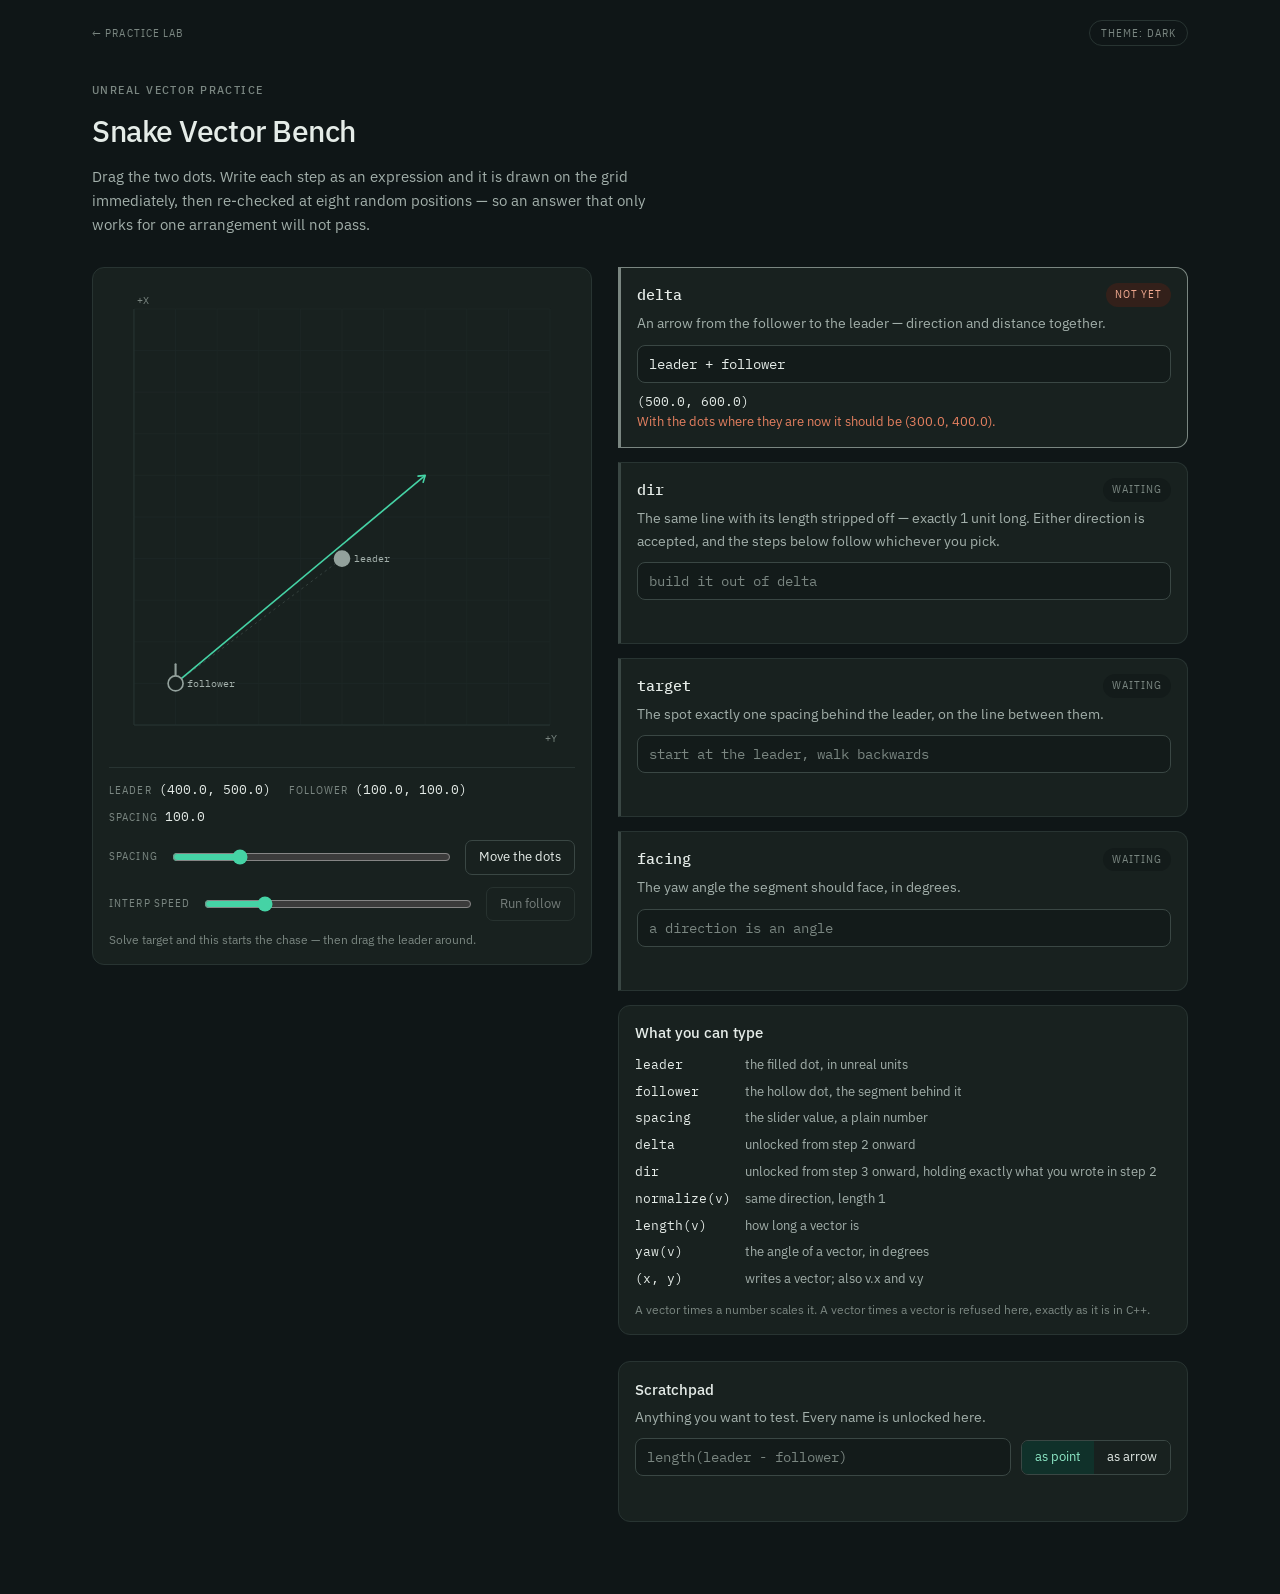
<file: practices/snake-vector-bench/index.html>
<!doctype html>
<html lang="en">
<head>
<meta charset="utf-8">
<meta name="viewport" content="width=device-width, initial-scale=1">
<script>(function(){var t="dark";try{var s=localStorage.getItem("lab-theme");if(s==="light"||s==="system")t=s;}catch(e){}if(t!=="system")document.documentElement.setAttribute("data-theme",t);})();</script>
<meta name="description" content="Practice the vector maths behind snake segment following: type each step, see it drawn, get it checked at random positions."><title>Snake Vector Bench</title>
<link rel="preconnect" href="https://fonts.googleapis.com">
<link rel="preconnect" href="https://fonts.gstatic.com" crossorigin>
<link rel="stylesheet" href="https://fonts.googleapis.com/css2?family=IBM+Plex+Mono:wght@400;500&family=IBM+Plex+Sans+Condensed:wght@500&family=IBM+Plex+Sans:wght@400;500&display=swap">
<style>
:root{
  color-scheme:light;
  --ground:#F1F4F1; --surface:#FFFFFF; --sunk:#E8ECE8;
  --ink:#141E1B; --ink-2:#4E5B57; --ink-3:#7E8A85;
  --line:#D4DBD6; --line-2:#B6C0BA;
  --accent:#0B7A5E; --accent-soft:#DAEFE7; --accent-ink:#075243;
  --bad:#A8422A; --bad-soft:#F6E5DF; --bad-ink:#7A2E1B;
  --warn:#8A6A12; --warn-soft:#F5EBD3;
  --grid:#E3E8E3; --grid-2:#CFD8D1;
  --dot:#5F6D68;
}
@media (prefers-color-scheme: dark){
  :root:not([data-theme="light"]){
    color-scheme:dark;
    --ground:#0F1617; --surface:#18211F; --sunk:#131B1A;
    --ink:#E5ECE8; --ink-2:#A2AFAA; --ink-3:#7A8681;
    --line:#283432; --line-2:#3A4744;
    --accent:#45D3A5; --accent-soft:#10312A; --accent-ink:#8DE8C6;
    --bad:#E58060; --bad-soft:#33201A; --bad-ink:#F0A88F;
    --warn:#D9AE55; --warn-soft:#2E2716;
    --grid:#1D2726; --grid-2:#2B3937;
    --dot:#93A19C;
  }
}
:root[data-theme="dark"]{
  color-scheme:dark;
  --ground:#0F1617; --surface:#18211F; --sunk:#131B1A;
  --ink:#E5ECE8; --ink-2:#A2AFAA; --ink-3:#7A8681;
  --line:#283432; --line-2:#3A4744;
  --accent:#45D3A5; --accent-soft:#10312A; --accent-ink:#8DE8C6;
  --bad:#E58060; --bad-soft:#33201A; --bad-ink:#F0A88F;
  --warn:#D9AE55; --warn-soft:#2E2716;
  --grid:#1D2726; --grid-2:#2B3937;
  --dot:#93A19C;
}
*{box-sizing:border-box}
body{background:var(--ground);margin:0}
.bench{
  font-family:"IBM Plex Sans",system-ui,-apple-system,sans-serif;
  color:var(--ink);background:var(--ground);
  max-width:1140px;margin:0 auto;padding:34px 22px 72px;
  font-size:15px;line-height:1.6;
}
.eyebrow{
  font-family:"IBM Plex Sans Condensed","IBM Plex Sans",sans-serif;
  font-weight:500;text-transform:uppercase;letter-spacing:.12em;
  font-size:12px;color:var(--ink-3);margin:0 0 8px;
}
h1{font-size:30px;font-weight:500;letter-spacing:-.015em;margin:0 0 10px;text-wrap:balance}
.lede{margin:0 0 30px;color:var(--ink-2);max-width:62ch}
.lab{display:grid;grid-template-columns:minmax(0,500px) minmax(0,1fr);gap:26px;align-items:start}
@media (max-width:920px){.lab{grid-template-columns:1fr}}
.panel{background:var(--surface);border:1px solid var(--line);border-radius:12px}
.viewport{position:sticky;top:18px;padding:16px 16px 14px}
@media (max-width:920px){.viewport{position:static}}
svg.plot{display:block;width:100%;height:auto;touch-action:none;user-select:none}
.plot circle.handle{cursor:grab}
.plot circle.handle:active{cursor:grabbing}
.readout{display:flex;flex-wrap:wrap;gap:6px 18px;margin-top:12px;padding-top:12px;border-top:1px solid var(--line)}
.readout div{display:flex;gap:7px;align-items:baseline}
.readout .k{font-family:"IBM Plex Sans Condensed",sans-serif;text-transform:uppercase;letter-spacing:.1em;font-size:11px;color:var(--ink-3)}
.readout .v{font-family:"IBM Plex Mono",ui-monospace,monospace;font-size:13px;font-variant-numeric:tabular-nums;color:var(--ink)}
.controls{display:flex;align-items:center;gap:12px;margin-top:12px;flex-wrap:wrap}
.controls label{font-family:"IBM Plex Sans Condensed",sans-serif;text-transform:uppercase;letter-spacing:.1em;font-size:11px;color:var(--ink-3)}
input[type=range]{flex:1;min-width:120px;accent-color:var(--accent)}
button{
  font:inherit;font-size:13px;padding:6px 13px;border-radius:7px;
  border:1px solid var(--line-2);background:var(--surface);color:var(--ink);cursor:pointer;
}
button:hover{border-color:var(--ink-3)}
button[disabled]{opacity:.45;cursor:not-allowed}
button[disabled]:hover{border-color:var(--line-2)}
button[aria-pressed=true]#run{background:var(--accent-soft);color:var(--accent-ink);border-color:var(--accent)}
.hint{font-size:12px;color:var(--ink-3);margin:9px 0 0}
.hint code{font-family:"IBM Plex Mono",monospace;font-size:12px}
button:focus-visible,input:focus-visible{outline:2px solid var(--accent);outline-offset:2px}
.steps{display:flex;flex-direction:column;gap:14px}
.step{background:var(--surface);border:1px solid var(--line);border-radius:12px;padding:15px 16px 14px;border-left:3px solid var(--line-2);border-top-left-radius:0;border-bottom-left-radius:0}
.step[data-state=ok]{border-left-color:var(--accent)}
.step[data-state=wrong],.step[data-state=error]{border-left-color:var(--bad)}
.step[data-state=partial]{border-left-color:var(--warn)}
.step.active{border-color:var(--ink-3)}
.head{display:flex;align-items:center;justify-content:space-between;gap:12px;margin-bottom:5px}
.vname{font-family:"IBM Plex Mono",monospace;font-size:15px;font-weight:500}
.chip{font-family:"IBM Plex Sans Condensed",sans-serif;text-transform:uppercase;letter-spacing:.09em;font-size:11px;padding:3px 9px;border-radius:99px;background:var(--sunk);color:var(--ink-3);white-space:nowrap}
.step[data-state=ok] .chip{background:var(--accent-soft);color:var(--accent-ink)}
.step[data-state=wrong] .chip,.step[data-state=error] .chip{background:var(--bad-soft);color:var(--bad-ink)}
.step[data-state=partial] .chip{background:var(--warn-soft);color:var(--warn)}
.ask{margin:0 0 10px;color:var(--ink-2);font-size:14px}
.expr{
  width:100%;font-family:"IBM Plex Mono",ui-monospace,monospace;font-size:14px;
  padding:9px 11px;border-radius:8px;border:1px solid var(--line-2);
  background:var(--sunk);color:var(--ink);
}
.expr::placeholder{color:var(--ink-3)}
.out{display:flex;gap:10px;align-items:baseline;margin-top:9px;min-height:20px;flex-wrap:wrap}
.out .val{font-family:"IBM Plex Mono",monospace;font-size:13px;font-variant-numeric:tabular-nums;color:var(--ink)}
.msg{font-size:13px;color:var(--ink-2);margin:0}
.step[data-state=wrong] .msg,.step[data-state=error] .msg{color:var(--bad)}
.step[data-state=partial] .msg{color:var(--warn)}
.ref{margin-top:14px;padding:15px 16px}
.ref h2{font-size:15px;font-weight:500;margin:0 0 10px}
.ref dl{display:grid;grid-template-columns:auto 1fr;gap:6px 14px;margin:0;font-size:13px}
.ref dt{font-family:"IBM Plex Mono",monospace;color:var(--ink)}
.ref dd{margin:0;color:var(--ink-2)}
.locked{color:var(--ink-3);font-size:12px;margin:10px 0 0}
.scratch{margin-top:26px;padding:16px}
.scratch h2{font-size:15px;font-weight:500;margin:0 0 4px}
.scratch p.note{margin:0 0 10px;color:var(--ink-2);font-size:14px}
.scratch .row{display:flex;gap:10px;flex-wrap:wrap;align-items:center}
.scratch .expr{flex:1;min-width:220px}
.seg{display:flex;border:1px solid var(--line-2);border-radius:7px;overflow:hidden}
.seg button{border:0;border-radius:0;background:var(--surface)}
.seg button[aria-pressed=true]{background:var(--accent-soft);color:var(--accent-ink)}
@media (prefers-reduced-motion:no-preference){.step,.chip{transition:border-color .15s ease,background .15s ease}}
</style><style>
.crumb{max-width:1140px;margin:0 auto;padding:20px 22px 0;font-size:13px;display:flex;align-items:center;justify-content:space-between;gap:16px}
.crumb a{color:var(--ink-3);text-decoration:none;font-family:"IBM Plex Sans Condensed","IBM Plex Sans",sans-serif;text-transform:uppercase;letter-spacing:.1em;font-size:11px}
.crumb a:hover{color:var(--accent)}
.theme{
  font:inherit;font-family:"IBM Plex Sans Condensed","IBM Plex Sans",sans-serif;
  text-transform:uppercase;letter-spacing:.1em;font-size:11px;
  color:var(--ink-3);background:none;border:1px solid var(--line);
  padding:5px 11px;border-radius:99px;cursor:pointer;white-space:nowrap;
}
.theme:hover{color:var(--ink);border-color:var(--line-2)}
.crumb a:focus-visible{outline:2px solid var(--accent);outline-offset:3px;border-radius:4px}
</style></head>
<body>
<p class="crumb"><a href="../../lab/index.html">&larr; Practice lab</a><button type="button" class="theme" id="themeBtn">Theme: dark</button></p>

<div class="bench">
  <p class="eyebrow">Unreal vector practice</p>
  <h1>Snake Vector Bench</h1>
  <p class="lede">Drag the two dots. Write each step as an expression and it is drawn on the grid immediately, then re-checked at eight random positions &mdash; so an answer that only works for one arrangement will not pass.</p>

  <div class="lab">
    <section class="panel viewport" aria-label="Coordinate viewport">
      <svg class="plot" viewBox="0 0 560 566" role="img" aria-label="Top-down grid showing the leader and follower positions and the current expression result">
        <defs>
          <marker id="ah" viewBox="0 0 10 10" refX="8" refY="5" markerWidth="6" markerHeight="6" orient="auto-start-reverse">
            <path d="M2 1L8 5L2 9" fill="none" stroke="context-stroke" stroke-width="1.6" stroke-linecap="round" stroke-linejoin="round"></path>
          </marker>
        </defs>
        <g id="grid"></g>
        <line x1="30" y1="530" x2="30" y2="30" stroke="var(--grid-2)" stroke-width="1"></line>
        <line x1="30" y1="530" x2="530" y2="530" stroke="var(--grid-2)" stroke-width="1"></line>
        <text x="34" y="24" fill="var(--ink-3)" font-size="12" font-family="IBM Plex Mono, monospace">+X</text>
        <text x="524" y="550" fill="var(--ink-3)" font-size="12" font-family="IBM Plex Mono, monospace">+Y</text>
        <line id="span" stroke="var(--line-2)" stroke-width="1" stroke-dasharray="3 4"></line>
        <g id="result"></g>
        <line id="nose" stroke="var(--dot)" stroke-width="2.5" stroke-linecap="round"></line>
        <circle id="hFollower" class="handle" r="9" fill="var(--surface)" stroke="var(--dot)" stroke-width="2"></circle>
        <circle id="hLeader" class="handle" r="9" fill="var(--dot)" stroke="var(--dot)" stroke-width="2"></circle>
        <text id="lblFollower" font-size="12" font-family="IBM Plex Mono, monospace" fill="var(--ink-2)">follower</text>
        <text id="lblLeader" font-size="12" font-family="IBM Plex Mono, monospace" fill="var(--ink-2)">leader</text>
      </svg>
      <div class="readout">
        <div><span class="k">leader</span><span class="v" id="rLeader"></span></div>
        <div><span class="k">follower</span><span class="v" id="rFollower"></span></div>
        <div><span class="k">spacing</span><span class="v" id="rSpacing"></span></div>
      </div>
      <div class="controls">
        <label for="spacing">Spacing</label>
        <input type="range" id="spacing" min="40" max="300" step="10" value="100">
        <button type="button" id="shuffle">Move the dots</button>
      </div>
      <div class="controls">
        <label for="speed">Interp speed</label>
        <input type="range" id="speed" min="1" max="20" step="0.5" value="5">
        <button type="button" id="run" disabled>Run follow</button>
      </div>
      <p class="hint" id="runHint">Solve <code>target</code> and this starts the chase &mdash; then drag the leader around.</p>
    </section>

    <div>
      <div class="steps">
        <article class="step" id="s1" data-state="empty">
          <div class="head"><span class="vname">delta</span><span class="chip">waiting</span></div>
          <p class="ask">An arrow from the follower to the leader &mdash; direction and distance together.</p>
          <input class="expr" id="e1" spellcheck="false" autocomplete="off" value="leader + follower" aria-label="Expression for delta">
          <div class="out"><span class="val"></span></div>
          <p class="msg"></p>
        </article>

        <article class="step" id="s2" data-state="empty">
          <div class="head"><span class="vname">dir</span><span class="chip">waiting</span></div>
          <p class="ask">The same line with its length stripped off &mdash; exactly 1 unit long. Either direction is accepted, and the steps below follow whichever you pick.</p>
          <input class="expr" id="e2" spellcheck="false" autocomplete="off" placeholder="build it out of delta" aria-label="Expression for dir">
          <div class="out"><span class="val"></span></div>
          <p class="msg"></p>
        </article>

        <article class="step" id="s3" data-state="empty">
          <div class="head"><span class="vname">target</span><span class="chip">waiting</span></div>
          <p class="ask">The spot exactly one spacing behind the leader, on the line between them.</p>
          <input class="expr" id="e3" spellcheck="false" autocomplete="off" placeholder="start at the leader, walk backwards" aria-label="Expression for target">
          <div class="out"><span class="val"></span></div>
          <p class="msg"></p>
        </article>

        <article class="step" id="s4" data-state="empty">
          <div class="head"><span class="vname">facing</span><span class="chip">waiting</span></div>
          <p class="ask">The yaw angle the segment should face, in degrees.</p>
          <input class="expr" id="e4" spellcheck="false" autocomplete="off" placeholder="a direction is an angle" aria-label="Expression for facing yaw">
          <div class="out"><span class="val"></span></div>
          <p class="msg"></p>
        </article>
      </div>

      <section class="panel ref" aria-label="What you can type">
        <h2>What you can type</h2>
        <dl>
          <dt>leader</dt><dd>the filled dot, in unreal units</dd>
          <dt>follower</dt><dd>the hollow dot, the segment behind it</dd>
          <dt>spacing</dt><dd>the slider value, a plain number</dd>
          <dt>delta</dt><dd>unlocked from step 2 onward</dd>
          <dt>dir</dt><dd>unlocked from step 3 onward, holding exactly what you wrote in step 2</dd>
          <dt>normalize(v)</dt><dd>same direction, length 1</dd>
          <dt>length(v)</dt><dd>how long a vector is</dd>
          <dt>yaw(v)</dt><dd>the angle of a vector, in degrees</dd>
          <dt>(x, y)</dt><dd>writes a vector; also v.x and v.y</dd>
        </dl>
        <p class="locked">A vector times a number scales it. A vector times a vector is refused here, exactly as it is in C++.</p>
      </section>

      <section class="panel scratch" aria-label="Scratchpad">
        <h2>Scratchpad</h2>
        <p class="note">Anything you want to test. Every name is unlocked here.</p>
        <div class="row">
          <input class="expr" id="e0" spellcheck="false" autocomplete="off" placeholder="length(leader - follower)" aria-label="Scratchpad expression">
          <div class="seg" role="group" aria-label="How to draw the result">
            <button type="button" id="drawPoint" aria-pressed="true">as point</button>
            <button type="button" id="drawArrow" aria-pressed="false">as arrow</button>
          </div>
        </div>
        <div class="out"><span class="val" id="e0val"></span></div>
        <p class="msg" id="e0msg"></p>
      </section>
    </div>
  </div>
</div>

<script>
(function(){
"use strict";
var SVGNS="http://www.w3.org/2000/svg";
var PAD=30, SIZE=500, WORLD=1000, K=SIZE/WORLD;

function sx(w){ return PAD + w.y*K; }
function sy(w){ return PAD + SIZE - w.x*K; }
function toWorld(px,py){ return {x:(PAD+SIZE-py)/K, y:(px-PAD)/K}; }
function clampW(v){ return Math.max(0,Math.min(WORLD,v)); }

function V(x,y){ return {t:"v",x:x,y:y}; }
function N(v){ return {t:"n",v:v}; }
function num(n){ var r=Math.round(n*10)/10; if(Object.is(r,-0)) r=0; return r.toFixed(1); }
function show(val){ return val.t==="n" ? num(val.v) : "("+num(val.x)+", "+num(val.y)+")"; }

function tokenize(s){
  var t=[],i=0;
  while(i<s.length){
    var c=s.charAt(i);
    if(c===" "||c==="\t"||c==="\n"){ i++; continue; }
    if(/[0-9]/.test(c)||(c==="."&&/[0-9]/.test(s.charAt(i+1)))){
      var j=i; while(j<s.length&&/[0-9.]/.test(s.charAt(j))) j++;
      var raw=s.slice(i,j), n=parseFloat(raw);
      if(isNaN(n)) throw new Error("I cannot read the number “"+raw+"”.");
      t.push({k:"num",v:n}); i=j; continue;
    }
    if(/[A-Za-z_]/.test(c)){
      var m=i; while(m<s.length&&/[A-Za-z_0-9]/.test(s.charAt(m))) m++;
      t.push({k:"id",v:s.slice(i,m)}); i=m; continue;
    }
    if("+-*/(),.".indexOf(c)>=0){ t.push({k:c}); i++; continue; }
    throw new Error("I do not understand the character “"+c+"”.");
  }
  t.push({k:"end"});
  return t;
}

function Parser(t){ this.t=t; this.i=0; }
Parser.prototype.peek=function(){ return this.t[this.i]; };
Parser.prototype.next=function(){ return this.t[this.i++]; };
Parser.prototype.eat=function(k,msg){ if(this.peek().k!==k) throw new Error(msg); return this.next(); };
Parser.prototype.expr=function(){
  var n=this.term();
  while(this.peek().k==="+"||this.peek().k==="-"){
    var op=this.next().k; n={type:"bin",op:op,l:n,r:this.term()};
  }
  return n;
};
Parser.prototype.term=function(){
  var n=this.unary();
  while(this.peek().k==="*"||this.peek().k==="/"){
    var op=this.next().k; n={type:"bin",op:op,l:n,r:this.unary()};
  }
  return n;
};
Parser.prototype.unary=function(){
  if(this.peek().k==="-"){ this.next(); return {type:"neg",v:this.unary()}; }
  if(this.peek().k==="+"){ this.next(); return this.unary(); }
  return this.postfix();
};
Parser.prototype.postfix=function(){
  var n=this.primary();
  while(this.peek().k==="."){
    this.next();
    var id=this.eat("id","Write .x or .y after the dot.");
    if(id.v!=="x"&&id.v!=="y") throw new Error("A vector has only .x and .y, not ."+id.v+".");
    n={type:"field",v:n,f:id.v};
  }
  return n;
};
Parser.prototype.primary=function(){
  var tk=this.peek();
  if(tk.k==="num"){ this.next(); return {type:"num",v:tk.v}; }
  if(tk.k==="id"){
    this.next();
    if(this.peek().k==="("){
      this.next();
      var args=[];
      if(this.peek().k!==")"){
        args.push(this.expr());
        while(this.peek().k===","){ this.next(); args.push(this.expr()); }
      }
      this.eat(")","A bracket is left open.");
      return {type:"call",name:tk.v,args:args};
    }
    return {type:"var",name:tk.v};
  }
  if(tk.k==="("){
    this.next();
    var a=this.expr();
    if(this.peek().k===","){
      this.next();
      var b=this.expr();
      this.eat(")","A bracket is left open.");
      return {type:"vec",x:a,y:b};
    }
    this.eat(")","A bracket is left open.");
    return a;
  }
  if(tk.k==="end") throw new Error("The expression stops early — something is missing at the end.");
  throw new Error("I did not expect “"+(tk.v!==undefined?tk.v:tk.k)+"” here.");
};
function parse(src){
  var p=new Parser(tokenize(src));
  var n=p.expr();
  if(p.peek().k!=="end") throw new Error("There is leftover text after the expression.");
  return n;
}

var KNOWN=["leader","follower","delta","dir","spacing"];
function ev(n,env){
  switch(n.type){
    case "num": return N(n.v);
    case "vec": {
      var x=ev(n.x,env), y=ev(n.y,env);
      if(x.t!=="n"||y.t!=="n") throw new Error("A vector needs two plain numbers inside the brackets.");
      return V(x.v,y.v);
    }
    case "var": {
      if(Object.prototype.hasOwnProperty.call(env,n.name)) return env[n.name];
      if(KNOWN.indexOf(n.name)>=0) throw new Error("“"+n.name+"” is not unlocked in this step yet.");
      throw new Error("I do not know the name “"+n.name+"”.");
    }
    case "neg": {
      var v=ev(n.v,env);
      return v.t==="n"?N(-v.v):V(-v.x,-v.y);
    }
    case "field": {
      var f=ev(n.v,env);
      if(f.t!=="v") throw new Error("Only a vector has ."+n.f+".");
      return N(n.f==="x"?f.x:f.y);
    }
    case "call": {
      var a=n.args.map(function(x){ return ev(x,env); });
      if(n.name==="normalize"||n.name==="length"||n.name==="yaw"){
        if(a.length!==1||a[0].t!=="v") throw new Error(n.name+"() takes one vector.");
        var vv=a[0], L=Math.sqrt(vv.x*vv.x+vv.y*vv.y);
        if(n.name==="length") return N(L);
        if(n.name==="normalize") return L<1e-9?V(0,0):V(vv.x/L,vv.y/L);
        var d=Math.atan2(vv.y,vv.x)*180/Math.PI; if(d<0) d+=360; return N(d);
      }
      throw new Error("There is no function called “"+n.name+"”.");
    }
    case "bin": {
      var l=ev(n.l,env), r=ev(n.r,env);
      if(n.op==="+"||n.op==="-"){
        var s=n.op==="+"?1:-1;
        if(l.t==="n"&&r.t==="n") return N(l.v+s*r.v);
        if(l.t==="v"&&r.t==="v") return V(l.x+s*r.x,l.y+s*r.y);
        throw new Error("Add or subtract two vectors, or two numbers — not one of each.");
      }
      if(n.op==="*"){
        if(l.t==="n"&&r.t==="n") return N(l.v*r.v);
        if(l.t==="v"&&r.t==="n") return V(l.x*r.v,l.y*r.v);
        if(l.t==="n"&&r.t==="v") return V(r.x*l.v,r.y*l.v);
        throw new Error("Two vectors cannot be multiplied. Multiply a vector by a number.");
      }
      if(r.t!=="n") throw new Error("You can only divide by a number.");
      if(Math.abs(r.v)<1e-12) throw new Error("That divides by zero.");
      return l.t==="n"?N(l.v/r.v):V(l.x/r.v,l.y/r.v);
    }
  }
  throw new Error("I could not evaluate that.");
}

function fullEnv(L,F,sp){
  var dx=L.x-F.x, dy=L.y-F.y, len=Math.sqrt(dx*dx+dy*dy);
  return {
    leader:V(L.x,L.y), follower:V(F.x,F.y),
    delta:V(dx,dy),
    dir: len<1e-9?V(0,0):V(dx/len,dy/len),
    spacing:N(sp)
  };
}
function scope(full,allow){
  var e={};
  allow.forEach(function(k){ e[k]=full[k]; });
  return e;
}

var STEPS=[
  {id:"s1",input:"e1",allow:["leader","follower","spacing"],draw:"offset",
   ref:function(f){ return V(f.delta.x,f.delta.y); }},
  {id:"s2",input:"e2",allow:["leader","follower","delta","spacing"],draw:"unit",
   ref:function(f){ return V(f.dir.x,f.dir.y); },
   accept:function(got,f){
     if(got.t!=="v") return {ok:false,chip:"wrong type",msg:"This step needs a vector, not a number."};
     var len=Math.sqrt(got.x*got.x+got.y*got.y);
     if(Math.abs(len-1)>1e-6) return {ok:false,chip:"not yet",msg:"Its length is "+num(len)+". It has to be exactly 1."};
     if(Math.abs(got.x*f.dir.y-got.y*f.dir.x)>1e-6) return {ok:false,chip:"off the line",msg:"Length 1, but it does not lie along the line between the two dots."};
     return {ok:true};
   },
   okMsg:function(got,f){
     return (got.x*f.dir.x+got.y*f.dir.y)>0
       ? "Correct — this one points from the follower to the leader."
       : "Correct — this one points from the leader to the follower. Step 3 now needs a plus instead of a minus.";
   }},
  {id:"s3",input:"e3",allow:["leader","follower","delta","dir","spacing"],draw:"point",
   ref:function(f){ return V(f.leader.x-f.dir.x*f.spacing.v, f.leader.y-f.dir.y*f.spacing.v); }},
  {id:"s4",input:"e4",allow:["leader","follower","delta","dir","spacing"],draw:"angle",
   ref:function(f){ var d=Math.atan2(f.dir.y,f.dir.x)*180/Math.PI; if(d<0) d+=360; return N(d); }}
];

var state={
  leader:{x:400,y:500}, follower:{x:100,y:100}, spacing:100,
  active:"s1", scratchMode:"point",
  running:false, speed:5, facing:0, lastT:0
};

function near(a,b){
  if(a.t!==b.t) return false;
  if(a.t==="n") return Math.abs(a.v-b.v)<=1e-6*(1+Math.abs(b.v));
  return Math.abs(a.x-b.x)<=1e-6*(1+Math.abs(b.x)) && Math.abs(a.y-b.y)<=1e-6*(1+Math.abs(b.y));
}
function randomCase(i){
  var s=(i*7919+13)%2147483647;
  function r(){ s=(s*48271)%2147483647; return s/2147483647; }
  var L,F,d,guard=0;
  do{
    L={x:r()*WORLD,y:r()*WORLD};
    F={x:r()*WORLD,y:r()*WORLD};
    d=Math.sqrt((L.x-F.x)*(L.x-F.x)+(L.y-F.y)*(L.y-F.y));
    guard++;
  } while(d<80 && guard<50);
  return {L:L,F:F,sp:40+r()*260};
}

function chainedEnv(L,F,sp){
  var full=fullEnv(L,F,sp);
  var src=document.getElementById("e2").value;
  if(src.trim()){
    try{
      var d=ev(parse(src),scope(full,STEPS[1].allow));
      if(d.t==="v" && Math.abs(Math.sqrt(d.x*d.x+d.y*d.y)-1)<1e-6) full.dir=d;
    }catch(ignored){}
  }
  return full;
}

function verdictAt(step,ast,L,F,sp){
  var canon=fullEnv(L,F,sp);
  var got=ev(ast,scope(chainedEnv(L,F,sp),step.allow));
  if(step.accept){
    var a=step.accept(got,canon);
    return {got:got,canon:canon,ok:a.ok,chip:a.chip,msg:a.msg};
  }
  var want=step.ref(canon);
  if(got.t!==want.t){
    return {got:got,canon:canon,ok:false,chip:"wrong type",
      msg:"That gives "+(got.t==="n"?"a number":"a vector")+", but this step needs "+(want.t==="n"?"a number":"a vector")+"."};
  }
  if(!near(got,want)){
    return {got:got,canon:canon,ok:false,chip:"not yet",
      msg:"With the dots where they are now it should be "+show(want)+"."};
  }
  return {got:got,canon:canon,ok:true};
}

function assess(step,src){
  if(!src.trim()) return {state:"empty",chip:"waiting",msg:"",val:null};
  var ast;
  try{ ast=parse(src); }
  catch(e){ return {state:"error",chip:"cannot read",msg:e.message,val:null}; }
  var here;
  try{ here=verdictAt(step,ast,state.leader,state.follower,state.spacing); }
  catch(e2){ return {state:"error",chip:"cannot run",msg:e2.message,val:null}; }
  if(!here.ok) return {state:"wrong",chip:here.chip,msg:here.msg,val:here.got};
  for(var i=1;i<=8;i++){
    var c=randomCase(i), there;
    try{ there=verdictAt(step,ast,c.L,c.F,c.sp); }
    catch(e3){ return {state:"wrong",chip:"breaks",msg:"It fails once the dots move: "+e3.message,val:here.got}; }
    if(!there.ok){
      return {state:"partial",chip:"only here",
        msg:"Right for these two dots, wrong once they move. Something is hardcoded.",val:here.got};
    }
  }
  return {state:"ok",chip:"matches",
    msg:step.okMsg?step.okMsg(here.got,here.canon):"Correct at every position.",val:here.got};
}

function el(tag,attrs){
  var n=document.createElementNS(SVGNS,tag);
  for(var k in attrs){ if(Object.prototype.hasOwnProperty.call(attrs,k)) n.setAttribute(k,attrs[k]); }
  return n;
}

var gridG=document.getElementById("grid");
for(var gi=0;gi<=10;gi++){
  var gp=PAD+gi*50;
  gridG.appendChild(el("line",{x1:gp,y1:PAD,x2:gp,y2:PAD+SIZE,stroke:"var(--grid)","stroke-width":"1"}));
  gridG.appendChild(el("line",{x1:PAD,y1:gp,x2:PAD+SIZE,y2:gp,stroke:"var(--grid)","stroke-width":"1"}));
}

var resultG=document.getElementById("result");
function drawResult(kind,val){
  while(resultG.firstChild) resultG.removeChild(resultG.firstChild);
  if(!val) return;
  var F=state.follower, ac="var(--accent)";
  if(kind==="angle"){
    if(val.t!=="n") return;
    var rad=val.v*Math.PI/180;
    var tip={x:F.x+Math.cos(rad)*130,y:F.y+Math.sin(rad)*130};
    resultG.appendChild(el("line",{x1:sx(F),y1:sy(F),x2:sx(tip),y2:sy(tip),stroke:ac,"stroke-width":"2","marker-end":"url(#ah)"}));
    var t=el("text",{x:sx(tip)+8,y:sy(tip)-6,fill:ac,"font-size":"12","font-family":"IBM Plex Mono, monospace"});
    t.textContent=num(val.v)+"°";
    resultG.appendChild(t);
    return;
  }
  if(val.t!=="v") return;
  if(kind==="point"){
    var px=sx(val), py=sy(val);
    resultG.appendChild(el("line",{x1:px-10,y1:py,x2:px+10,y2:py,stroke:ac,"stroke-width":"1.5"}));
    resultG.appendChild(el("line",{x1:px,y1:py-10,x2:px,y2:py+10,stroke:ac,"stroke-width":"1.5"}));
    resultG.appendChild(el("circle",{cx:px,cy:py,r:7,fill:"none",stroke:ac,"stroke-width":"2"}));
    return;
  }
  var scale=1, from=F;
  if(kind==="unit"){
    scale=100;
    var cd=fullEnv(state.leader,state.follower,state.spacing).dir;
    if(val.x*cd.x+val.y*cd.y < 0) from=state.leader;
  }
  var tip2={x:from.x+val.x*scale,y:from.y+val.y*scale};
  resultG.appendChild(el("line",{x1:sx(from),y1:sy(from),x2:sx(tip2),y2:sy(tip2),stroke:ac,"stroke-width":"2","marker-end":"url(#ah)"}));
  if(kind==="unit"){
    var lt=el("text",{x:sx(tip2)+8,y:sy(tip2)-6,fill:ac,"font-size":"12","font-family":"IBM Plex Mono, monospace"});
    lt.textContent="shown ×100";
    resultG.appendChild(lt);
  }
}

var span=document.getElementById("span");
var hL=document.getElementById("hLeader"), hF=document.getElementById("hFollower");
var tL=document.getElementById("lblLeader"), tF=document.getElementById("lblFollower");

var nose=document.getElementById("nose");
var runBtn=document.getElementById("run"), runHint=document.getElementById("runHint");
var ALL=["leader","follower","delta","dir","spacing"];

function evalInput(id,allow){
  var src=document.getElementById(id).value;
  if(!src.trim()) return null;
  try{ return ev(parse(src),scope(chainedEnv(state.leader,state.follower,state.spacing),allow)); }
  catch(e){ return null; }
}
function activeValue(){
  for(var i=0;i<STEPS.length;i++){
    if(STEPS[i].id===state.active) return {kind:STEPS[i].draw,val:evalInput(STEPS[i].input,STEPS[i].allow)};
  }
  if(state.active==="e0") return {kind:state.scratchMode==="point"?"point":"offset",val:evalInput("e0",ALL)};
  return {kind:"point",val:null};
}
// Null until the facing step is solved. Nothing rotates the segment until you
// have written the expression that says which way it should point.
function solvedYaw(){
  var v=evalInput("e4",STEPS[3].allow);
  return (v&&v.t==="n")?v.v:null;
}

function render(deep){
  if(deep===undefined) deep=true;
  var L=state.leader, F=state.follower;
  hL.setAttribute("cx",sx(L)); hL.setAttribute("cy",sy(L));
  hF.setAttribute("cx",sx(F)); hF.setAttribute("cy",sy(F));
  tL.setAttribute("x",sx(L)+14); tL.setAttribute("y",sy(L)+4);
  tF.setAttribute("x",sx(F)+14); tF.setAttribute("y",sy(F)+4);
  span.setAttribute("x1",sx(F)); span.setAttribute("y1",sy(F));
  span.setAttribute("x2",sx(L)); span.setAttribute("y2",sy(L));
  var rad=state.facing*Math.PI/180, tipN={x:F.x+Math.cos(rad)*46,y:F.y+Math.sin(rad)*46};
  nose.setAttribute("x1",sx(F)); nose.setAttribute("y1",sy(F));
  nose.setAttribute("x2",sx(tipN)); nose.setAttribute("y2",sy(tipN));
  document.getElementById("rLeader").textContent=show(V(L.x,L.y));
  document.getElementById("rFollower").textContent=show(V(F.x,F.y));
  document.getElementById("rSpacing").textContent=num(state.spacing);

  if(deep){
    var ready=false;
    STEPS.forEach(function(st){
      var card=document.getElementById(st.id);
      var r=assess(st,document.getElementById(st.input).value);
      card.setAttribute("data-state",r.state);
      card.querySelector(".chip").textContent=r.chip;
      card.querySelector(".val").textContent=r.val?show(r.val):"";
      card.querySelector(".msg").textContent=r.msg;
      if(state.active===st.id) card.classList.add("active"); else card.classList.remove("active");
      if(st.id==="s3"&&r.state==="ok") ready=true;
    });
    var src0=document.getElementById("e0").value;
    var vEl=document.getElementById("e0val"), mEl=document.getElementById("e0msg");
    if(!src0.trim()){ vEl.textContent=""; mEl.textContent=""; }
    else{
      try{
        vEl.textContent=show(ev(parse(src0),chainedEnv(L,F,state.spacing)));
        mEl.textContent="";
      }catch(e){ vEl.textContent=""; mEl.textContent=e.message; }
    }
    runBtn.disabled=!ready;
    if(!ready&&state.running) stopRun();
    if(!state.running) runHint.textContent = ready
      ? "Press run, then drag the leader. The follower is moved by your own target expression."
      : "Solve target and this starts the chase — then drag the leader around.";
  }

  var a=activeValue();
  drawResult(a.kind,a.val);
}

var raf=null;
function stopRun(){
  state.running=false;
  if(raf) cancelAnimationFrame(raf);
  raf=null;
  runBtn.textContent="Run follow";
  runBtn.setAttribute("aria-pressed","false");
}
function startRun(){
  state.running=true;
  state.lastT=performance.now();
  runBtn.textContent="Stop";
  runBtn.setAttribute("aria-pressed","true");
  runHint.textContent = (solvedYaw()===null)
    ? "Running. Drag the leader — the follower chases, but its nose stays put until you solve facing."
    : "Running. Position from your target expression, rotation from your facing expression.";
  raf=requestAnimationFrame(step);
}
function step(now){
  if(!state.running) return;
  var dt=Math.min(0.05,Math.max(0,(now-state.lastT)/1000));
  state.lastT=now;
  var k=Math.max(0,Math.min(1,dt*state.speed));
  var T=evalInput("e3",STEPS[2].allow);
  if(T&&T.t==="v"){
    state.follower={x:state.follower.x+(T.x-state.follower.x)*k, y:state.follower.y+(T.y-state.follower.y)*k};
  }
  var wy=solvedYaw();
  if(wy!==null){
    var diff=((wy-state.facing+540)%360)-180;
    state.facing=(state.facing+diff*k+360)%360;
  }
  render(false);
  raf=requestAnimationFrame(step);
}
runBtn.addEventListener("click",function(){ if(state.running) stopRun(); else startRun(); });
document.getElementById("speed").addEventListener("input",function(){ state.speed=parseFloat(this.value); });

STEPS.forEach(function(st){
  var inp=document.getElementById(st.input);
  inp.addEventListener("input",function(){ state.active=st.id; render(); });
  inp.addEventListener("focus",function(){ state.active=st.id; render(); });
});

var e0=document.getElementById("e0");
e0.addEventListener("input",function(){ state.active="e0"; render(); });
e0.addEventListener("focus",function(){ state.active="e0"; render(); });

document.getElementById("drawPoint").addEventListener("click",function(){
  state.scratchMode="point";
  this.setAttribute("aria-pressed","true");
  document.getElementById("drawArrow").setAttribute("aria-pressed","false");
  render();
});
document.getElementById("drawArrow").addEventListener("click",function(){
  state.scratchMode="arrow";
  this.setAttribute("aria-pressed","true");
  document.getElementById("drawPoint").setAttribute("aria-pressed","false");
  render();
});
document.getElementById("spacing").addEventListener("input",function(){
  state.spacing=parseFloat(this.value);
  render();
});
document.getElementById("shuffle").addEventListener("click",function(){
  var L,F,d,guard=0;
  do{
    L={x:60+Math.random()*880,y:60+Math.random()*880};
    F={x:60+Math.random()*880,y:60+Math.random()*880};
    d=Math.sqrt((L.x-F.x)*(L.x-F.x)+(L.y-F.y)*(L.y-F.y));
    guard++;
  } while(d<200 && guard<50);
  state.leader={x:Math.round(L.x),y:Math.round(L.y)};
  state.follower={x:Math.round(F.x),y:Math.round(F.y)};
  render();
});

var svg=document.querySelector("svg.plot"), dragging=null;
function svgPoint(evt){
  var r=svg.getBoundingClientRect();
  return { x:(evt.clientX-r.left)*(560/r.width), y:(evt.clientY-r.top)*(566/r.height) };
}
function startDrag(which){
  return function(evt){
    dragging=which;
    if(svg.setPointerCapture) svg.setPointerCapture(evt.pointerId);
    evt.preventDefault();
  };
}
hL.addEventListener("pointerdown",startDrag("leader"));
hF.addEventListener("pointerdown",startDrag("follower"));
svg.addEventListener("pointermove",function(evt){
  if(!dragging) return;
  var p=svgPoint(evt), w=toWorld(p.x,p.y);
  state[dragging]={x:Math.round(clampW(w.x)),y:Math.round(clampW(w.y))};
  render();
});
svg.addEventListener("pointerup",function(){ dragging=null; });
svg.addEventListener("pointercancel",function(){ dragging=null; });

render();
})();
</script>

<script>
(function(){
  var order=["dark","light","system"];
  var btn=document.getElementById("themeBtn");
  if(!btn) return;
  function read(){ try{ return localStorage.getItem("lab-theme")||"dark"; }catch(e){ return "dark"; } }
  function apply(v){
    if(v==="system") document.documentElement.removeAttribute("data-theme");
    else document.documentElement.setAttribute("data-theme",v);
    btn.textContent="Theme: "+v;
    try{ localStorage.setItem("lab-theme",v); }catch(e){}
  }
  apply(read());
  btn.addEventListener("click",function(){ apply(order[(order.indexOf(read())+1)%order.length]); });
})();
</script>
</body>
</html>
</file>
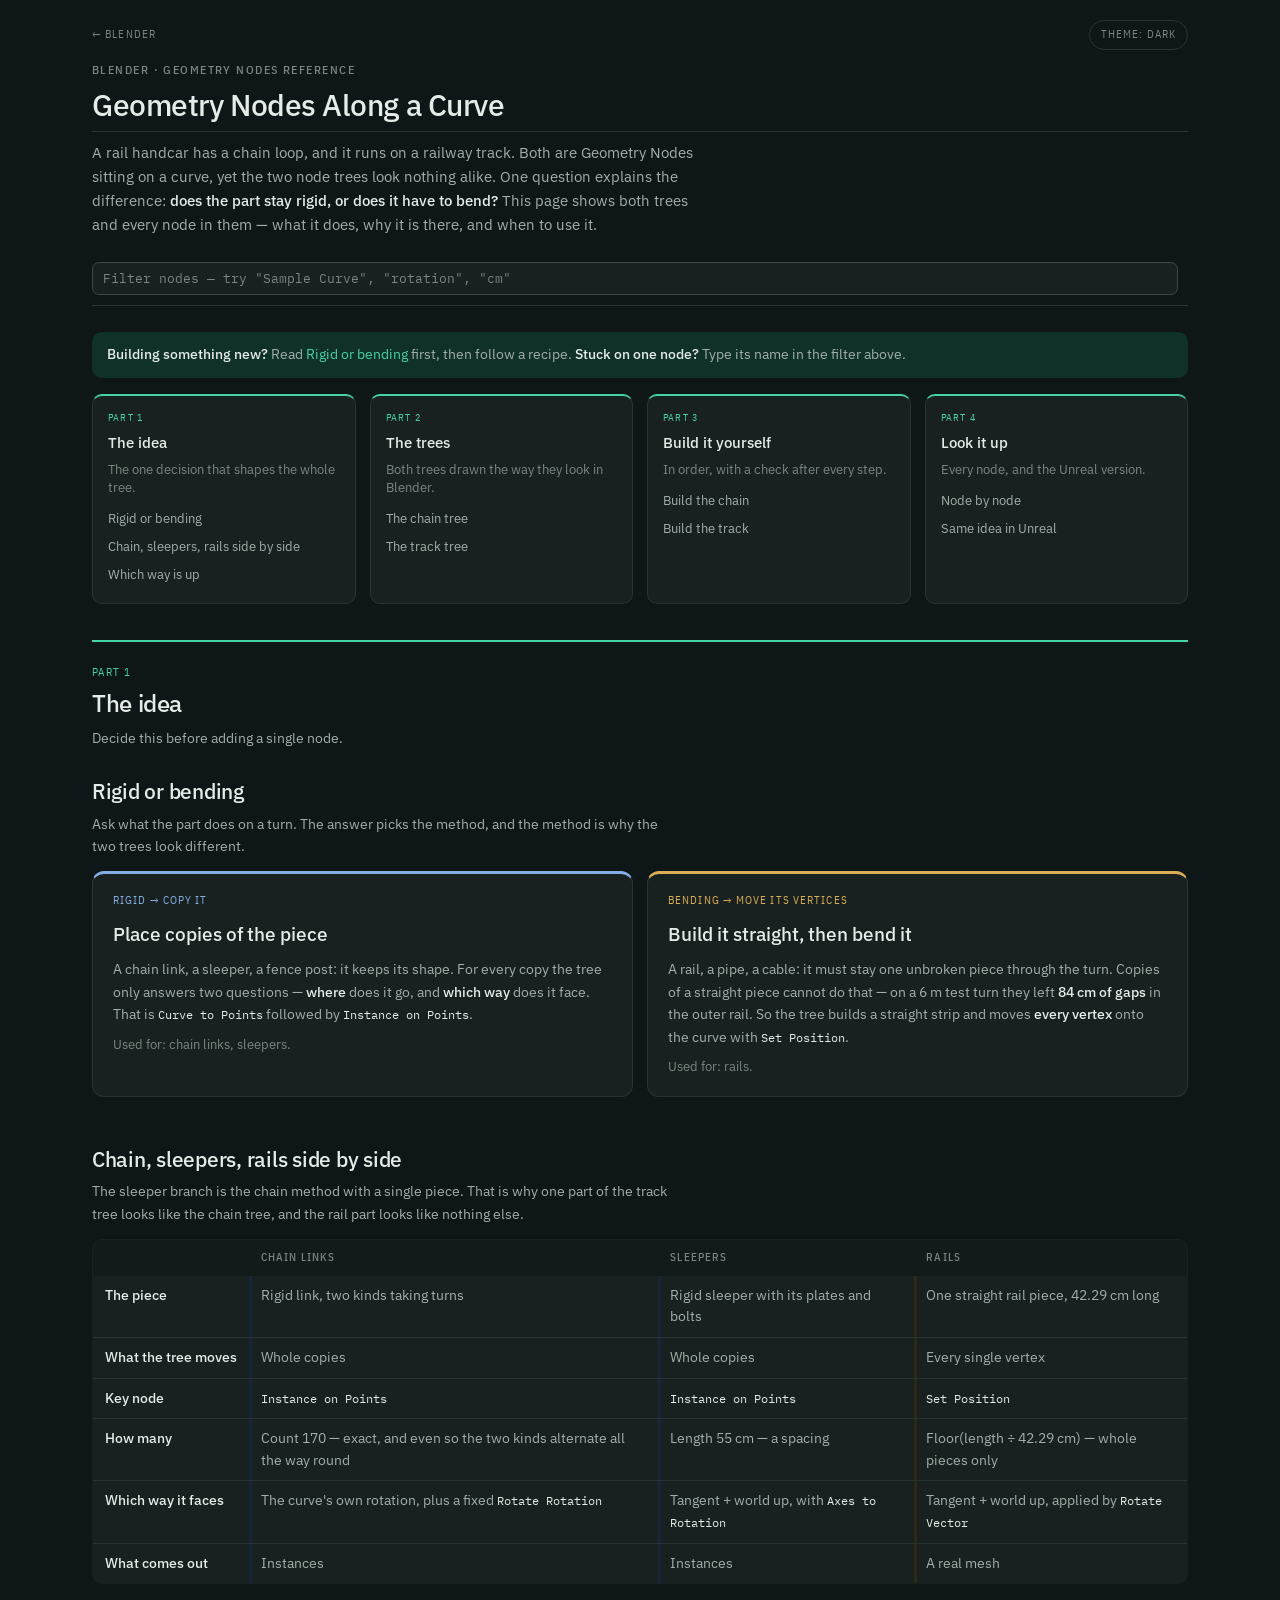
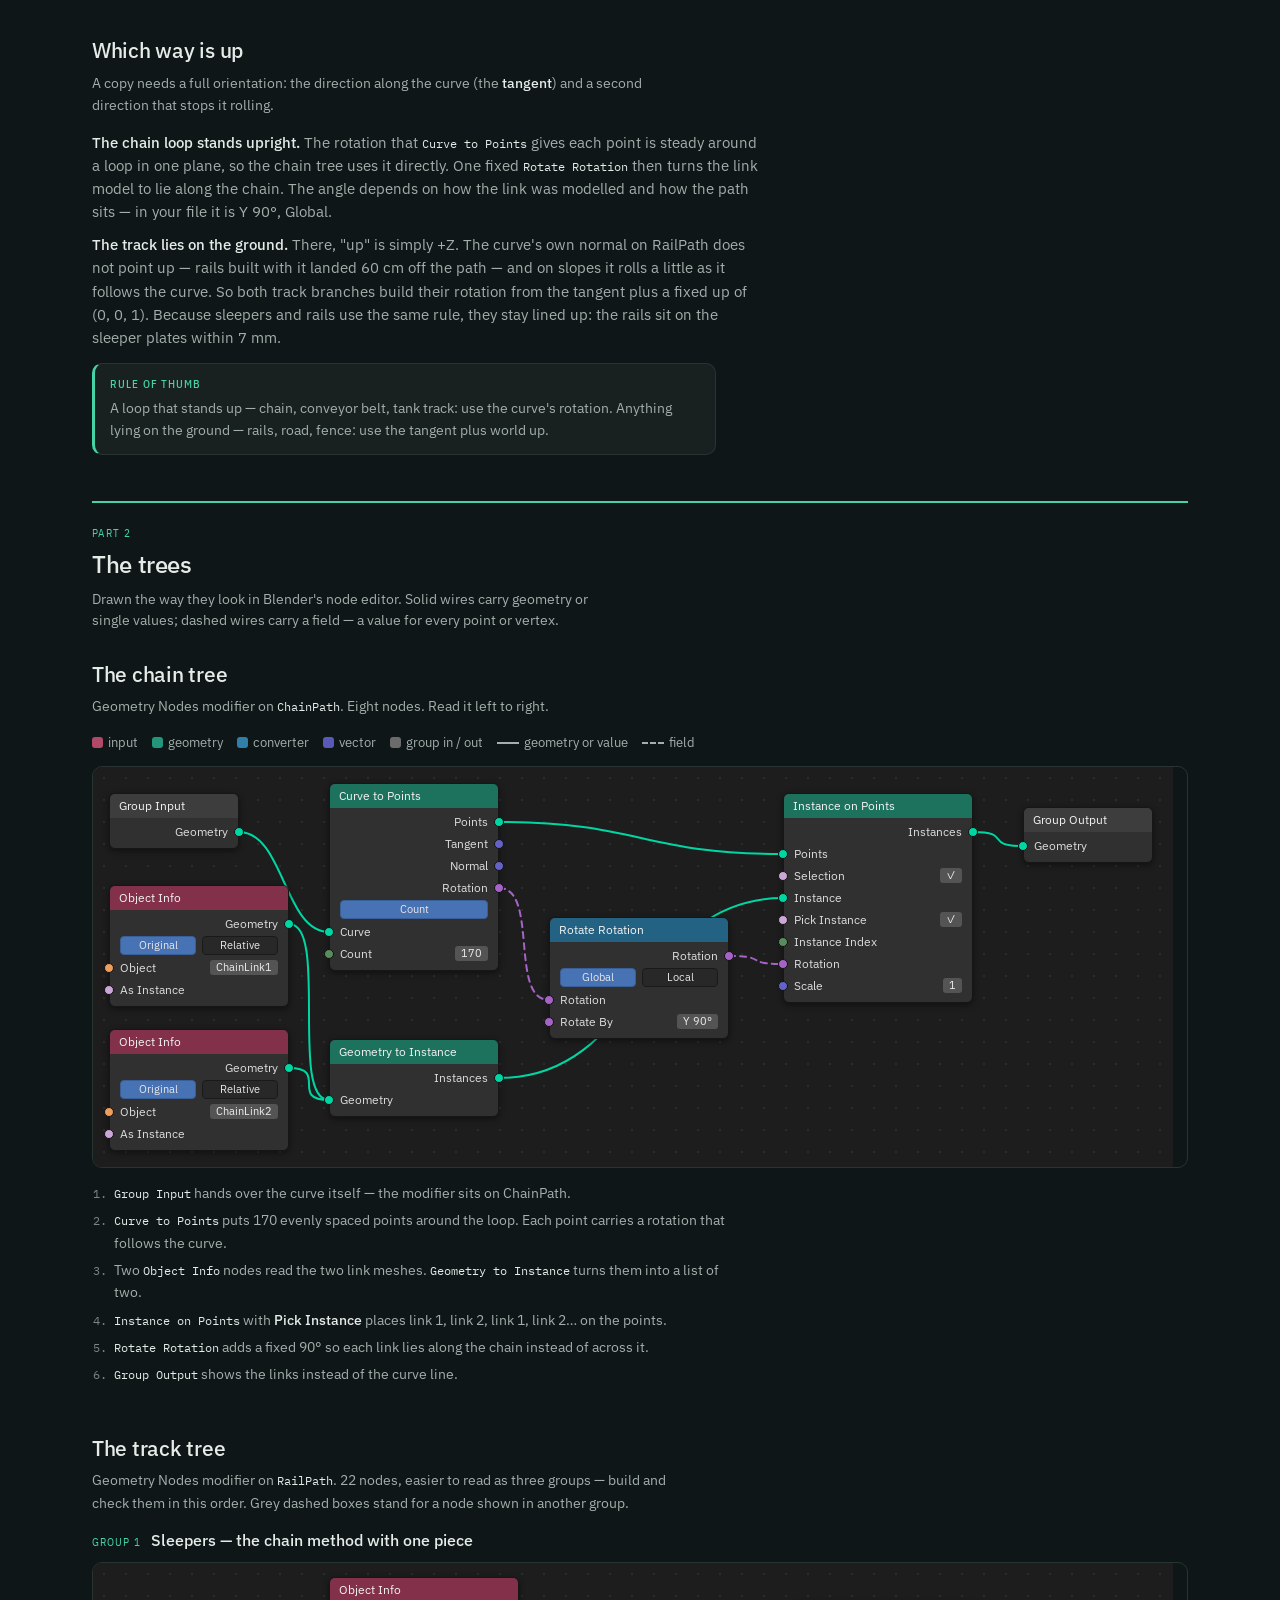
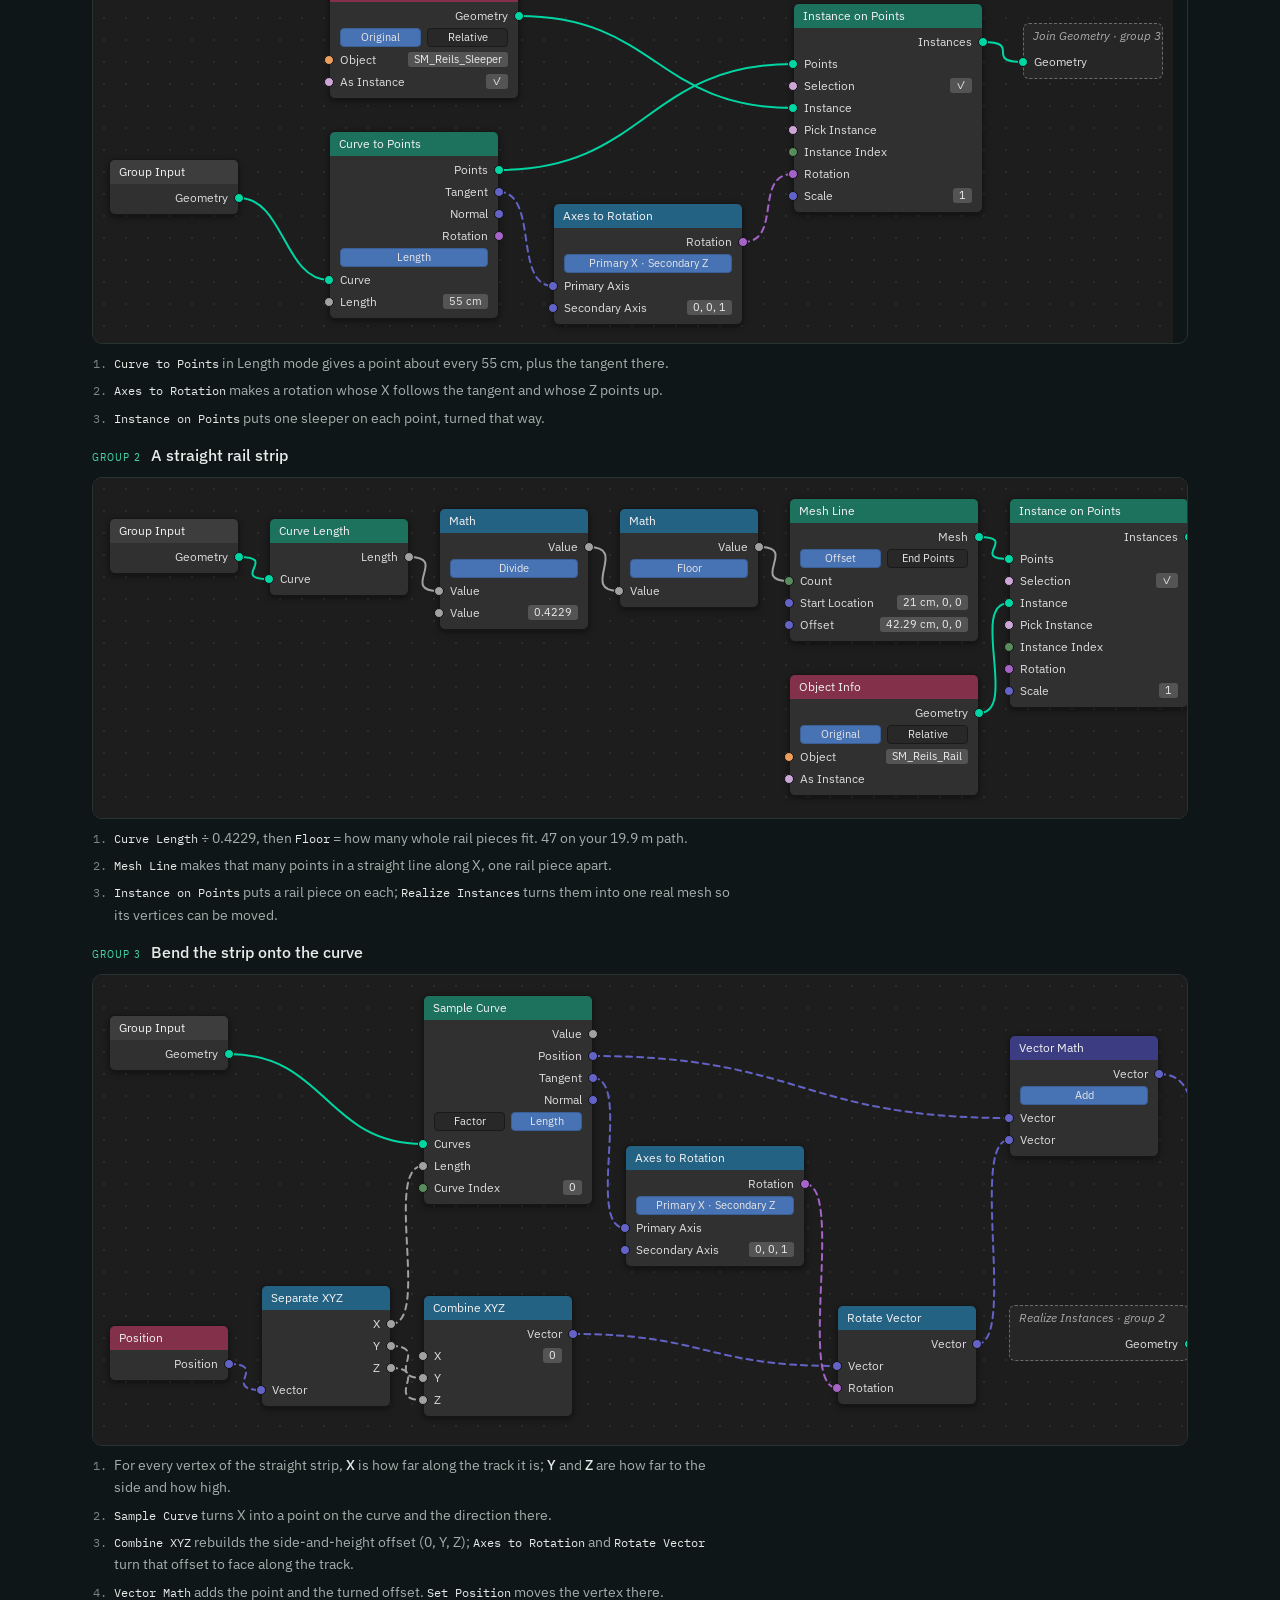
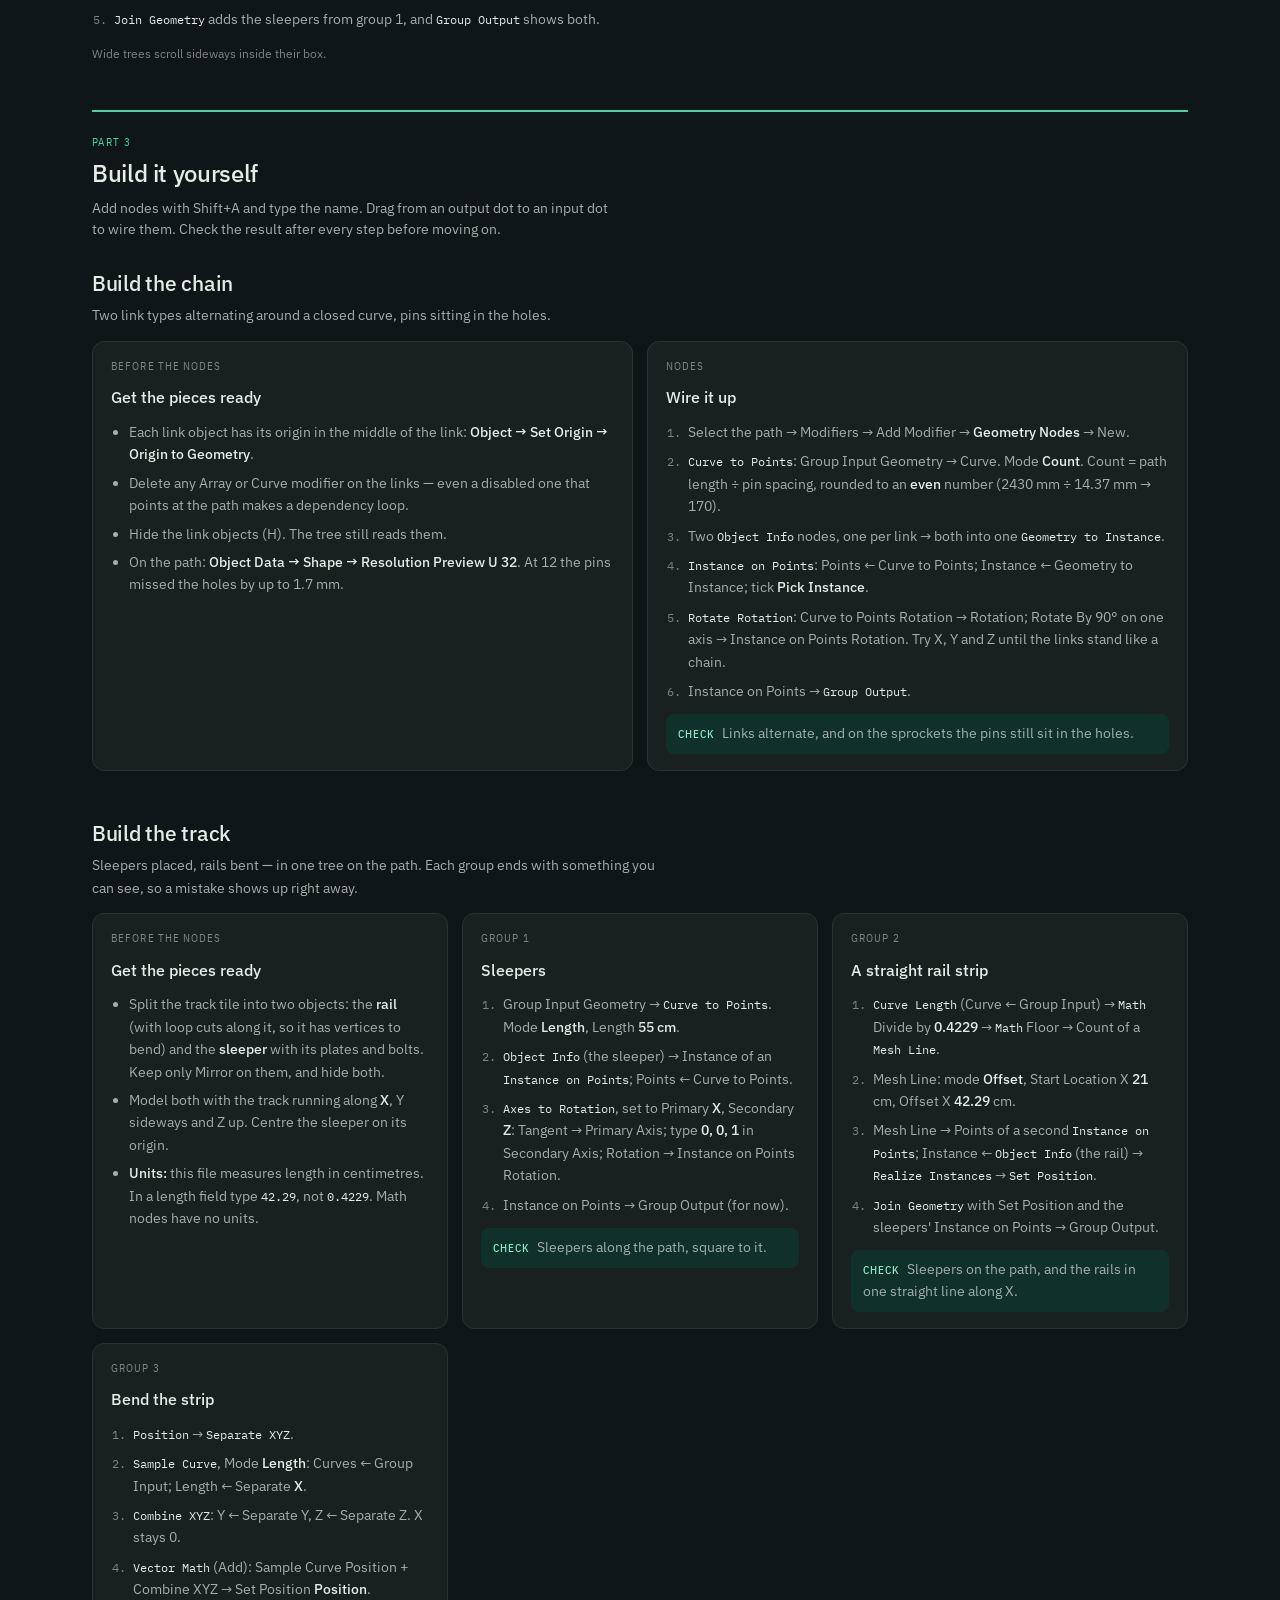
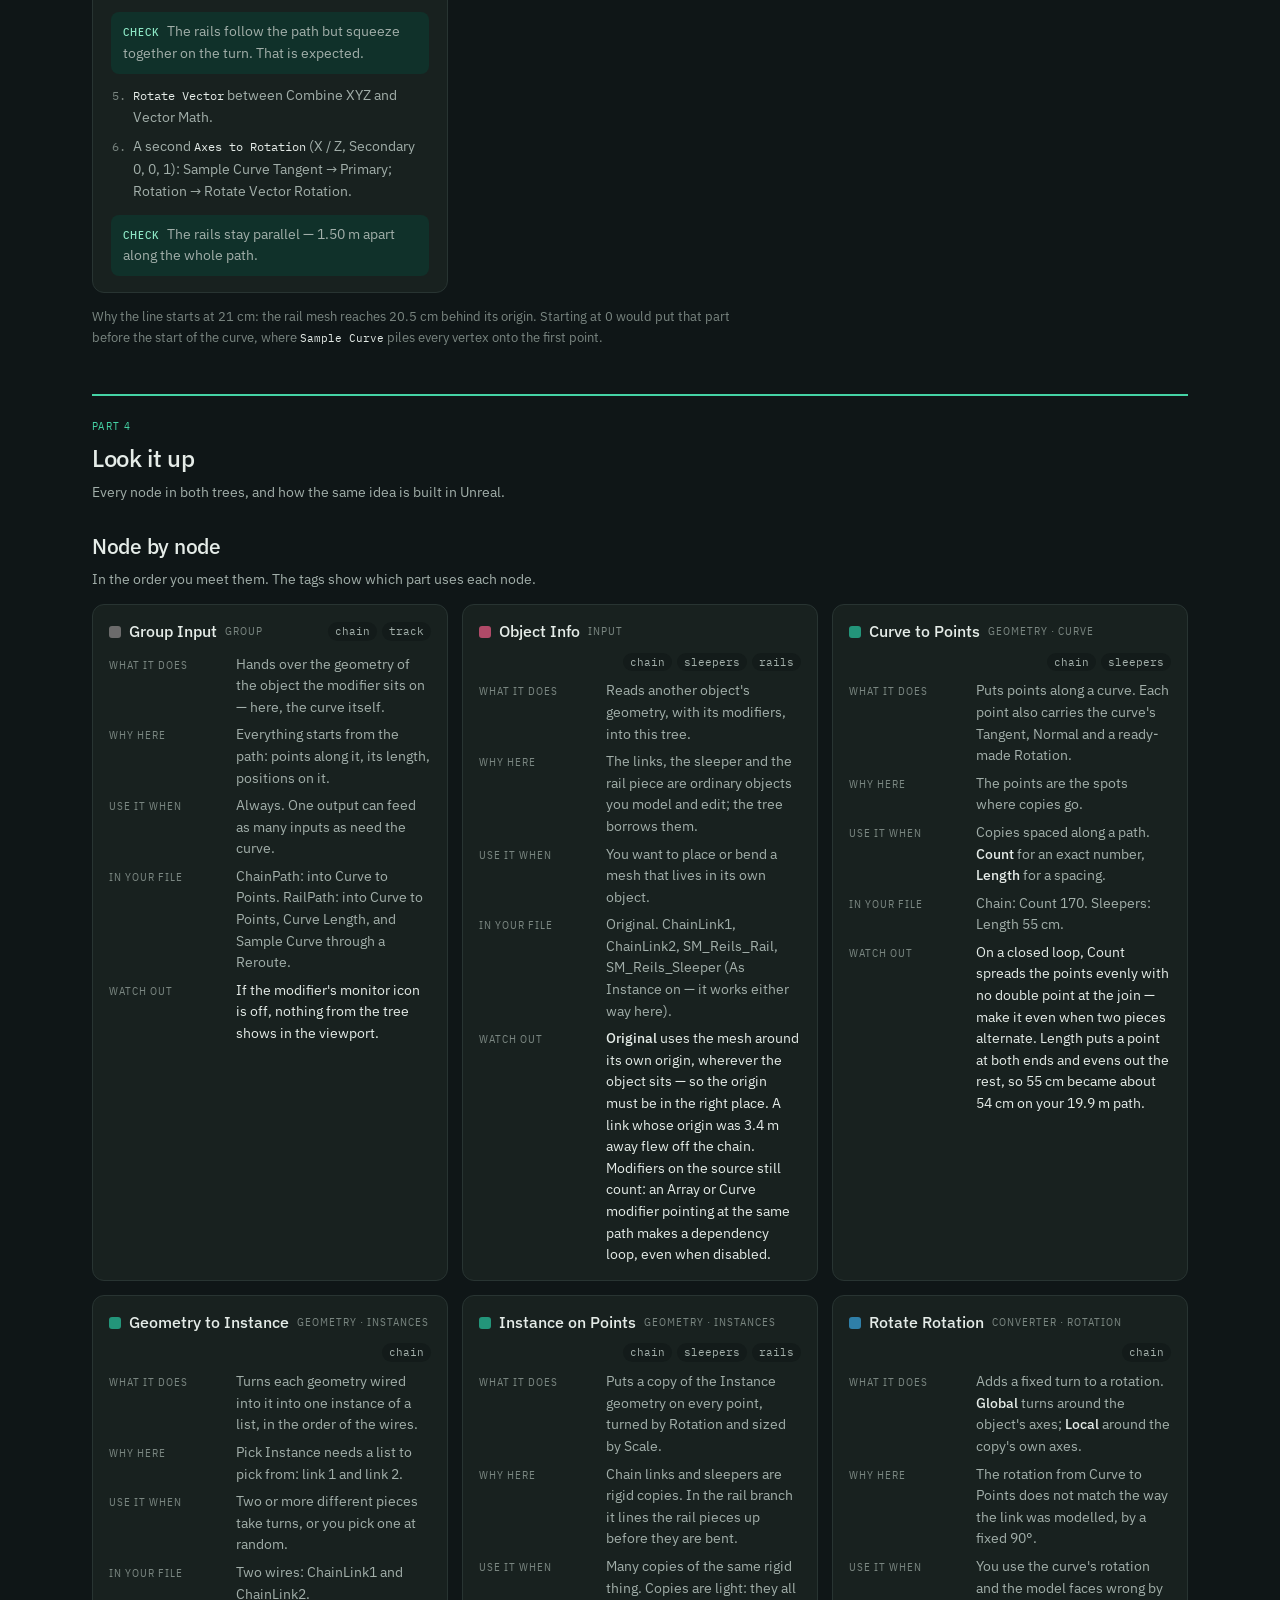
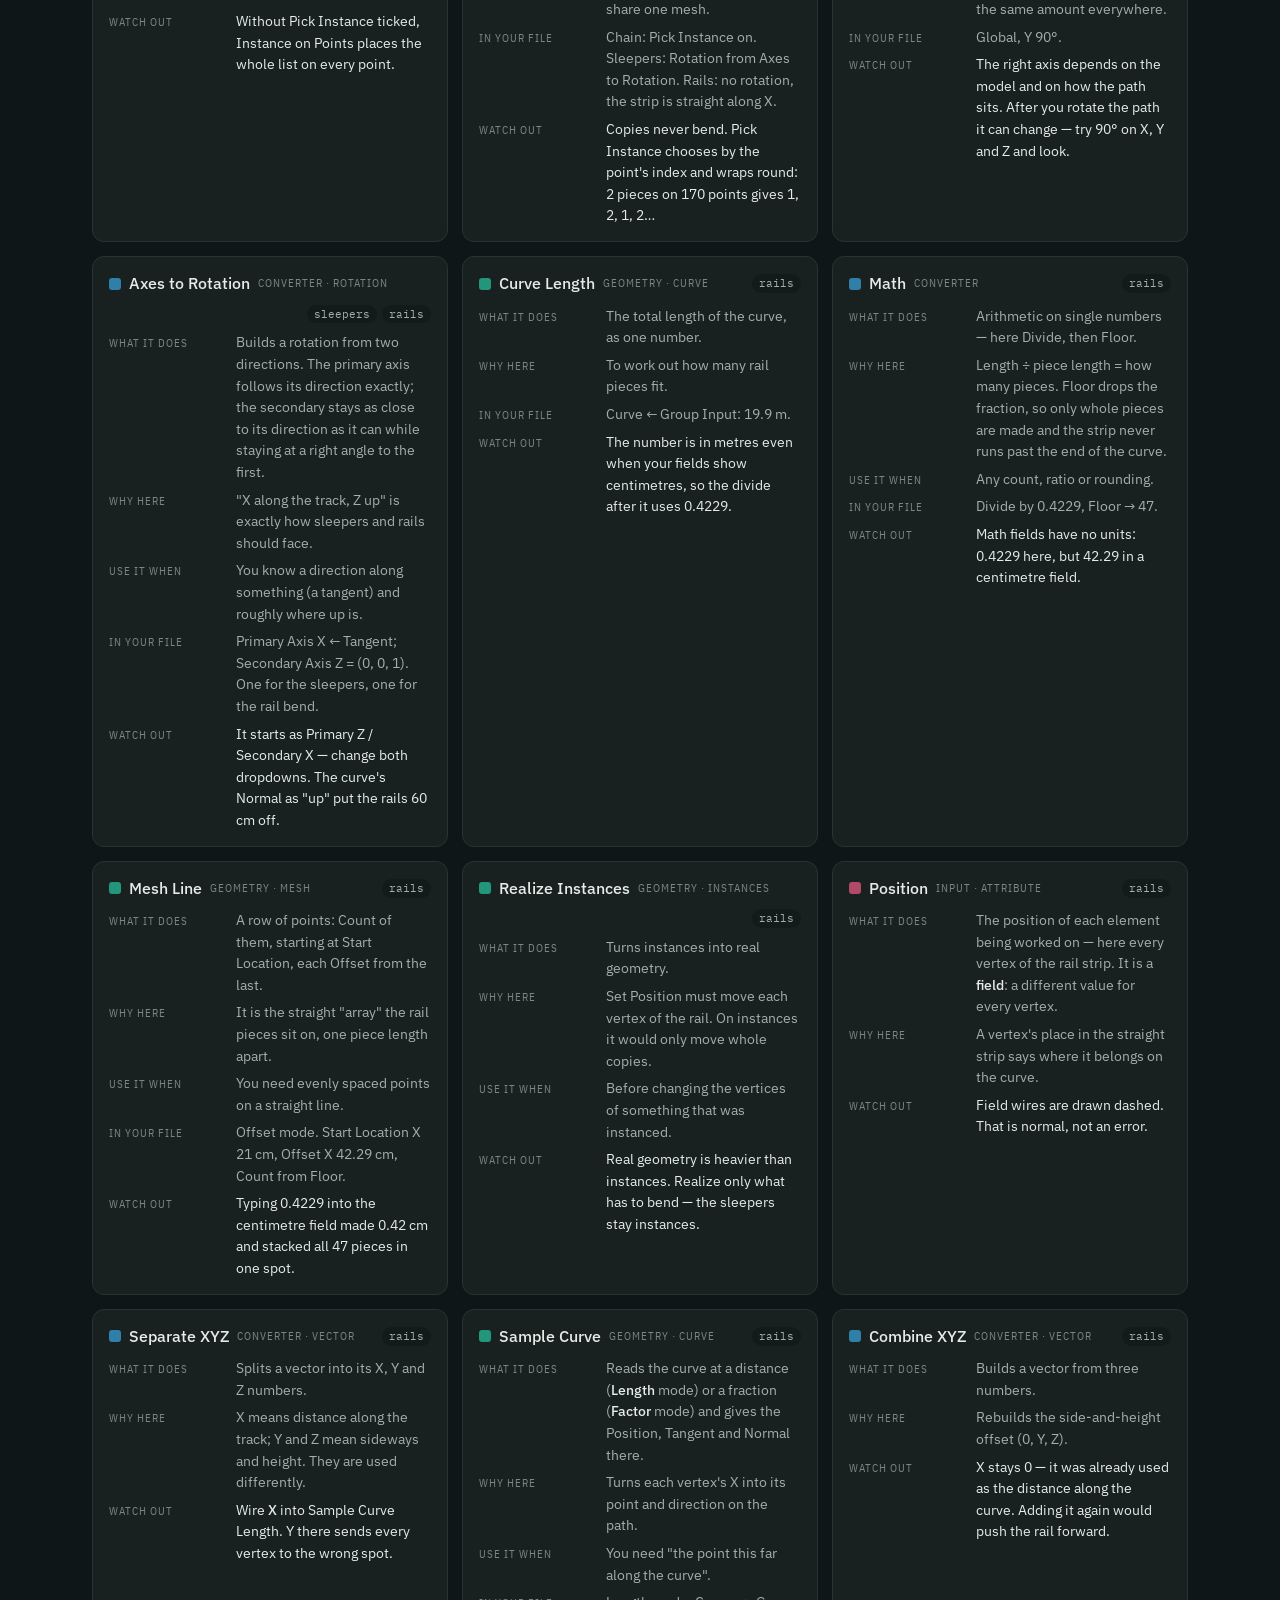
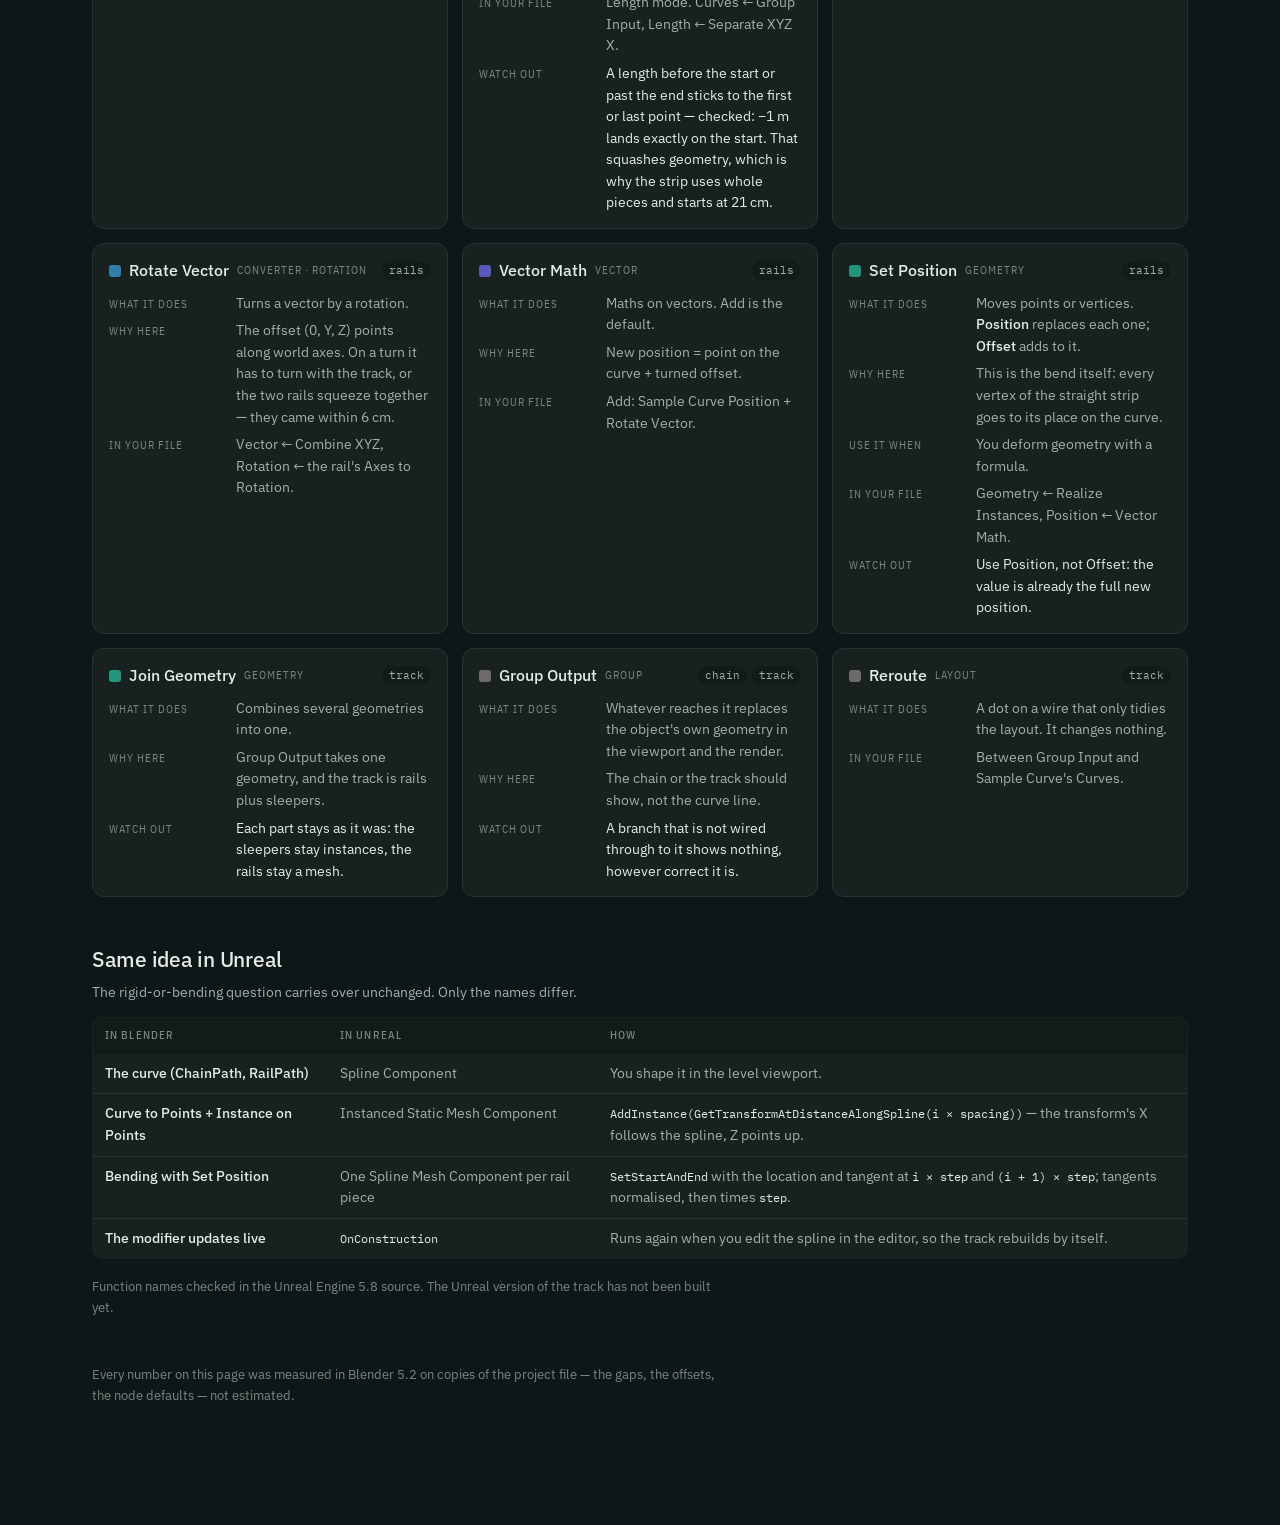
<file: references/blender-nodes-along-a-curve/index.html>
<!doctype html>
<html lang="en">
<head>
<meta charset="utf-8">
<meta name="viewport" content="width=device-width, initial-scale=1">
<script>(function(){var t="dark";try{var s=localStorage.getItem("lab-theme");if(s==="light"||s==="system")t=s;}catch(e){}if(t!=="system")document.documentElement.setAttribute("data-theme",t);})();</script>
<title>Geometry Nodes Along a Curve</title>
<meta name="description" content="How a chain loop and a railway track are built with Blender Geometry Nodes on a curve: rigid copies versus a bent rail, every node explained, recipes with checkpoints, and the mistakes on the way.">
<link rel="preconnect" href="https://fonts.googleapis.com">
<link rel="preconnect" href="https://fonts.gstatic.com" crossorigin>
<link rel="stylesheet" href="https://fonts.googleapis.com/css2?family=IBM+Plex+Mono:wght@400;500&family=IBM+Plex+Sans+Condensed:wght@500&family=IBM+Plex+Sans:wght@400;500&display=swap">
<style>
:root{
  color-scheme:light;
  --ground:#F1F4F1; --surface:#FFFFFF; --surface-2:#E8ECE8;
  --ink:#141E1B; --ink-2:#4E5B57; --muted:#7E8A85;
  --rail:#B6C0BA; --hair:#D4DBD6;
  --accent:#0B7A5E; --accent-soft:#DAEFE7; --accent-ink:#075243;
  --rigid:#3B5F91; --rigid-bg:#DEE5F0;
  --bend:#8A6A12;  --bend-bg:#F5EBD3;
  --bad:#A33326;   --bad-bg:#F6E2DE;

  --mono:"IBM Plex Mono",ui-monospace,Consolas,monospace;
  --sans:"IBM Plex Sans",system-ui,-apple-system,sans-serif;
  --cond:"IBM Plex Sans Condensed","IBM Plex Sans",sans-serif;
}
@media (prefers-color-scheme: dark){
  :root:not([data-theme="light"]){
    color-scheme:dark;
    --ground:#0F1617; --surface:#18211F; --surface-2:#131B1A;
    --ink:#E5ECE8; --ink-2:#A2AFAA; --muted:#7A8681;
    --rail:#3A4744; --hair:#283432;
    --accent:#45D3A5; --accent-soft:#10312A; --accent-ink:#8DE8C6;
    --rigid:#85AEE4; --rigid-bg:#17253A;
    --bend:#D9AE55;  --bend-bg:#2E2716;
    --bad:#F09383;   --bad-bg:#3A1F1B;
  }
}
:root[data-theme="dark"]{
  color-scheme:dark;
  --ground:#0F1617; --surface:#18211F; --surface-2:#131B1A;
  --ink:#E5ECE8; --ink-2:#A2AFAA; --muted:#7A8681;
  --rail:#3A4744; --hair:#283432;
  --accent:#45D3A5; --accent-soft:#10312A; --accent-ink:#8DE8C6;
  --rigid:#85AEE4; --rigid-bg:#17253A;
  --bend:#D9AE55;  --bend-bg:#2E2716;
  --bad:#F09383;   --bad-bg:#3A1F1B;
}

*{box-sizing:border-box}
[hidden]{display:none!important}
body{margin:0;background:var(--ground);color:var(--ink);font-family:var(--sans);font-size:15px;line-height:1.6}
a{color:var(--accent);text-decoration:none}
a:hover{text-decoration:underline}
a:focus-visible,input:focus-visible,[tabindex]:focus-visible{outline:2px solid var(--accent);outline-offset:3px;border-radius:4px}
code{font-family:var(--mono);font-size:.86em;color:var(--ink)}
b,strong{font-weight:500;color:var(--ink)}

.crumb{max-width:1140px;margin:0 auto;padding:20px 22px 0;font-size:13px;display:flex;align-items:center;justify-content:space-between;gap:14px;flex-wrap:wrap}
.crumb a{color:var(--muted);font-family:var(--cond);text-transform:uppercase;letter-spacing:.1em;font-size:11px}
.crumb a:hover{color:var(--accent);text-decoration:none}
.theme{font:inherit;font-family:var(--cond);text-transform:uppercase;letter-spacing:.1em;font-size:11px;color:var(--muted);background:none;border:1px solid var(--hair);padding:5px 11px;border-radius:99px;cursor:pointer;white-space:nowrap}
.theme:hover{color:var(--ink);border-color:var(--rail)}

.wrap{max-width:1140px;margin:0 auto;padding:10px 22px 72px}

.mast{display:flex;flex-direction:column;gap:9px;margin-bottom:14px}
.eyebrow{font-family:var(--cond);font-weight:500;text-transform:uppercase;letter-spacing:.12em;font-size:12px;color:var(--muted);margin:0}
h1{font-size:30px;font-weight:500;letter-spacing:-.015em;line-height:1.15;margin:0;text-wrap:balance}
.standfirst{font-size:15px;color:var(--ink-2);max-width:68ch;margin:0}
.mast-rule{height:1px;background:var(--hair)}

.navbar{position:sticky;top:0;z-index:20;background:var(--ground);border-bottom:1px solid var(--hair);padding:11px 0 10px;margin-bottom:26px}
.searchrow{display:flex;gap:10px;align-items:center;flex-wrap:wrap}
#q{flex:1 1 18rem;min-width:12rem;font-family:var(--mono);font-size:13px;padding:7px 10px;color:var(--ink);background:var(--surface);border:1px solid var(--rail);border-radius:7px}
#q::placeholder{color:var(--muted)}
#q:focus-visible{border-color:var(--accent)}
#count{font-family:var(--mono);font-size:12px;color:var(--muted);white-space:nowrap;font-variant-numeric:tabular-nums}

.toc{margin:0 0 36px;display:flex;flex-direction:column;gap:16px}
.toc-lead{margin:0;padding:12px 15px;border-radius:10px;background:var(--accent-soft);color:var(--ink-2);font-size:13.5px}
.tocgrid{display:grid;grid-template-columns:repeat(auto-fit,minmax(14rem,1fr));gap:14px}
.tocgroup{background:var(--surface);border:1px solid var(--hair);border-top:2px solid var(--accent);border-radius:10px;padding:14px 15px;display:flex;flex-direction:column;gap:5px}
.tocgroup .gn{margin:0;font-family:var(--cond);font-size:10px;letter-spacing:.12em;text-transform:uppercase;color:var(--accent)}
.tocgroup .gt{margin:0;font-size:15px;font-weight:500;color:var(--ink)}
.tocgroup .gd{margin:0 0 5px;font-size:12.5px;color:var(--muted);line-height:1.45}
.tocgroup ul{list-style:none;margin:0;padding:0;display:flex;flex-direction:column;gap:1px}
.tocgroup li a{display:block;padding:3px 7px;margin-left:-7px;border-radius:6px;font-size:13px;color:var(--ink-2)}
.tocgroup li a:hover{background:var(--accent-soft);color:var(--accent-ink);text-decoration:none}

.part{margin:0 0 26px;padding-top:22px;border-top:2px solid var(--accent);display:flex;flex-direction:column;gap:3px;scroll-margin-top:76px}
.part .pn{margin:0;font-family:var(--cond);font-size:11px;letter-spacing:.12em;text-transform:uppercase;color:var(--accent)}
.part .pt{margin:0;font-size:24px;font-weight:500;letter-spacing:-.015em;color:var(--ink)}
.part .pd{margin:2px 0 0;font-size:13.5px;color:var(--ink-2);max-width:66ch}

section{display:flex;flex-direction:column;gap:14px;margin-bottom:46px;scroll-margin-top:76px}
.sec-head{display:flex;flex-direction:column;gap:4px}
h2{font-size:21px;font-weight:500;letter-spacing:-.012em;margin:0;text-wrap:balance}
h3{font-size:16px;font-weight:500;margin:0}
.sec-note{color:var(--ink-2);font-size:14px;max-width:72ch;margin:0}
p{margin:0}
.prose{display:flex;flex-direction:column;gap:10px;max-width:74ch;color:var(--ink-2);font-size:14.5px}

/* ---------- rigid / bending ---------- */
.pair{display:grid;grid-template-columns:repeat(auto-fit,minmax(18rem,1fr));gap:14px}
.idea{background:var(--surface);border:1px solid var(--hair);border-radius:12px;padding:18px 20px;display:flex;flex-direction:column;gap:9px}
.idea.rigid{border-top:3px solid var(--rigid)}
.idea.bend{border-top:3px solid var(--bend)}
.idea .tag{font-family:var(--cond);font-size:11px;letter-spacing:.1em;text-transform:uppercase}
.idea.rigid .tag{color:var(--rigid)}
.idea.bend .tag{color:var(--bend)}
.idea h3{font-size:19px}
.idea p{color:var(--ink-2);font-size:14px}
.idea .used{font-size:13px;color:var(--muted)}

.rule{margin:0;padding:12px 15px;border-radius:10px;background:var(--surface);border:1px solid var(--hair);border-left:3px solid var(--accent);font-size:14px;color:var(--ink-2);max-width:78ch}
.rule b{display:block;font-family:var(--cond);font-size:11px;letter-spacing:.1em;text-transform:uppercase;color:var(--accent);margin-bottom:3px}

/* ---------- tables ---------- */
.scroller{overflow-x:auto;padding-bottom:4px}
table{width:100%;border-collapse:collapse;background:var(--surface);border:1px solid var(--hair);border-radius:10px;overflow:hidden;font-size:13.5px}
th,td{text-align:left;vertical-align:top;padding:9px 12px;border-bottom:1px solid var(--hair)}
thead th{font-family:var(--cond);font-weight:500;font-size:11px;letter-spacing:.1em;text-transform:uppercase;color:var(--muted);background:var(--surface-2)}
tbody th{font-weight:500;color:var(--ink);white-space:nowrap}
td{color:var(--ink-2)}
tr:last-child th,tr:last-child td{border-bottom:none}
.compare{min-width:46rem}
.compare td.rg{background:linear-gradient(var(--rigid-bg),var(--rigid-bg)) left/3px 100% no-repeat}
.compare td.bd{background:linear-gradient(var(--bend-bg),var(--bend-bg)) left/3px 100% no-repeat}

/* ---------- node graphs (drawn like Blender's editor, in either theme) ---------- */
.graphbox{display:flex;flex-direction:column;gap:8px}
.graphbox .gh{display:flex;align-items:baseline;gap:10px;flex-wrap:wrap}
.graphbox .gh .step{font-family:var(--cond);font-size:11px;letter-spacing:.1em;text-transform:uppercase;color:var(--accent)}
.graphscroll{overflow-x:auto;border-radius:10px;border:1px solid var(--hair)}
.graph{position:relative;background:#1d1d1d;background-image:radial-gradient(#2c2c2c 1px,transparent 1px);background-size:22px 22px;font-family:var(--sans)}
.graph svg{position:absolute;inset:0;width:100%;height:100%;overflow:visible}
.bn{position:absolute;background:#303030;border:1px solid #161616;border-radius:6px;box-shadow:0 2px 6px rgba(0,0,0,.45);color:#e6e6e6;font-size:12px;line-height:1}
.bn .bh{height:24px;display:flex;align-items:center;padding:0 9px;border-radius:5px 5px 0 0;font-size:12px;color:#f2f2f2;white-space:nowrap;overflow:hidden}
.bn.c-group .bh{background:#3d3d3d}
.bn.c-input .bh{background:#83314a}
.bn.c-geo .bh{background:#1d725e}
.bn.c-conv .bh{background:#246283}
.bn.c-vec .bh{background:#3c3c83}
.bn.stub{background:#262626;border:1px dashed #6b6b6b;box-shadow:none}
.bn.stub .bh{background:transparent;color:#a9a9a9;font-style:italic}
.bn .rows{padding:3px 0 5px}
.bn .r{position:relative;height:22px;display:flex;align-items:center;padding:0 10px;gap:6px;white-space:nowrap}
.bn .r.out{justify-content:flex-end}
.bn .r .lab{color:#dcdcdc}
.bn .r .val{margin-left:auto;background:#545454;color:#eee;border-radius:3px;padding:2px 6px;font-size:11px}
.bn .r.prop .pill{flex:1;text-align:center;background:#282828;border:1px solid #1a1a1a;color:#e8e8e8;border-radius:4px;padding:3px 6px;font-size:11px}
.bn .r.prop .pill.on{background:#4772b3;border-color:#3a5f96}
.sk{position:absolute;top:50%;width:10px;height:10px;margin-top:-5px;border-radius:50%;border:1px solid #111}
.r.in .sk{left:-6px}
.r.out .sk{right:-6px}
.sk.geo{background:#00d6a3}
.sk.float{background:#a1a1a1}
.sk.int{background:#598c5c}
.sk.vec{background:#6363c7}
.sk.rot{background:#a663c7}
.sk.bool{background:#cca6d6}
.sk.obj{background:#ed9e5c}
.legend{display:flex;flex-wrap:wrap;gap:6px 14px;align-items:center;font-size:12.5px;color:var(--ink-2)}
.legend i{display:inline-block;width:11px;height:11px;border-radius:3px;margin-right:5px;vertical-align:-1px}
.legend .ln{display:inline-block;width:22px;height:0;border-top:2px solid var(--ink-2);margin-right:5px;vertical-align:3px}
.legend .ln.dash{border-top-style:dashed}
.readit{margin:0;padding-left:22px;display:flex;flex-direction:column;gap:5px;color:var(--ink-2);font-size:14px;max-width:80ch}
.readit li::marker{color:var(--muted);font-family:var(--mono);font-size:12px}
.scrollhint{font-size:12px;color:var(--muted)}

/* ---------- recipes ---------- */
.recipe{display:grid;grid-template-columns:repeat(auto-fit,minmax(20rem,1fr));gap:14px}
.card{background:var(--surface);border:1px solid var(--hair);border-radius:12px;padding:16px 18px;display:flex;flex-direction:column;gap:10px}
.card h3{font-size:16px}
.card .kicker{font-family:var(--cond);font-size:11px;letter-spacing:.1em;text-transform:uppercase;color:var(--muted);margin:0}
ol.steps{margin:0;padding-left:22px;display:flex;flex-direction:column;gap:7px;color:var(--ink-2);font-size:14px}
ol.steps li::marker{font-family:var(--mono);font-size:12px;color:var(--muted)}
ul.plain{margin:0;padding-left:18px;display:flex;flex-direction:column;gap:6px;color:var(--ink-2);font-size:14px}
.check{margin:2px 0 0;padding:9px 12px;border-radius:8px;background:var(--accent-soft);color:var(--ink-2);font-size:13.5px}
.check b{font-family:var(--cond);font-size:11px;letter-spacing:.1em;text-transform:uppercase;color:var(--accent-ink);margin-right:6px}

/* ---------- node cards ---------- */
.nodes{display:grid;grid-template-columns:repeat(auto-fill,minmax(21rem,1fr));gap:14px}
.nd{background:var(--surface);border:1px solid var(--hair);border-radius:12px;padding:14px 16px;display:flex;flex-direction:column;gap:9px;scroll-margin-top:80px}
.nd .nh{display:flex;align-items:center;gap:8px;flex-wrap:wrap}
.nd .sw{width:12px;height:12px;border-radius:3px;flex:none}
.sw.c-group{background:#6b6b6b}.sw.c-input{background:#b04a68}.sw.c-geo{background:#23957a}.sw.c-conv{background:#2f7fa8}.sw.c-vec{background:#5959b8}
.nd h3{font-size:16px}
.nd .cat{font-family:var(--cond);font-size:11px;letter-spacing:.09em;text-transform:uppercase;color:var(--muted)}
.nd .uses{margin-left:auto;display:flex;gap:5px;flex-wrap:wrap}
.nd .uses span{font-family:var(--mono);font-size:10.5px;padding:1px 7px;border-radius:99px;background:var(--surface-2);color:var(--ink-2)}
.nd dl{margin:0;display:grid;grid-template-columns:7.2rem minmax(0,1fr);gap:6px 12px;font-size:13.5px}
.nd dt{font-family:var(--cond);font-size:11px;letter-spacing:.09em;text-transform:uppercase;color:var(--muted);padding-top:3px}
.nd dd{margin:0;color:var(--ink-2)}
.nd dd.warn{color:var(--ink)}
@media (max-width:520px){.nd dl{grid-template-columns:1fr}.nd dt{padding-top:6px}}

/* ---------- Blender / Unreal table ---------- */
.maptable td:first-child{color:var(--ink);font-weight:500;min-width:13rem}
.maptable td:nth-child(2){min-width:15rem}
.maptable td:nth-child(3){min-width:15rem}

.note{font-size:13px;color:var(--muted);max-width:80ch}
</style>
</head>
<body>
<p class="crumb"><a href="../../blender/index.html">&larr; Blender</a><button type="button" class="theme" id="themeBtn">Theme: dark</button></p>
<div class="wrap">
  <header class="mast">
    <p class="eyebrow">Blender &middot; Geometry Nodes reference</p>
    <h1>Geometry Nodes Along a Curve</h1>
    <div class="mast-rule"></div>
    <p class="standfirst">A rail handcar has a chain loop, and it runs on a railway track. Both are Geometry Nodes sitting on a curve, yet the two node trees look nothing alike. One question explains the difference: <b>does the part stay rigid, or does it have to bend?</b> This page shows both trees and every node in them — what it does, why it is there, and when to use it.</p>
  </header>

  <nav class="navbar" aria-label="Filter">
    <div class="searchrow">
      <input id="q" type="search" placeholder="Filter nodes — try &quot;Sample Curve&quot;, &quot;rotation&quot;, &quot;cm&quot;" aria-label="Filter nodes">
      <span id="count"></span>
    </div>
  </nav>

  <div class="toc" id="toc">
    <p class="toc-lead"><b>Building something new?</b> Read <a href="#question">Rigid or bending</a> first, then follow a recipe. <b>Stuck on one node?</b> Type its name in the filter above.</p>
    <div class="tocgrid">
      <div class="tocgroup">
        <p class="gn">Part 1</p><p class="gt">The idea</p>
        <p class="gd">The one decision that shapes the whole tree.</p>
        <ul><li><a href="#question">Rigid or bending</a></li><li><a href="#compare">Chain, sleepers, rails side by side</a></li><li><a href="#up">Which way is up</a></li></ul>
      </div>
      <div class="tocgroup">
        <p class="gn">Part 2</p><p class="gt">The trees</p>
        <p class="gd">Both trees drawn the way they look in Blender.</p>
        <ul><li><a href="#chain-tree">The chain tree</a></li><li><a href="#track-tree">The track tree</a></li></ul>
      </div>
      <div class="tocgroup">
        <p class="gn">Part 3</p><p class="gt">Build it yourself</p>
        <p class="gd">In order, with a check after every step.</p>
        <ul><li><a href="#build-chain">Build the chain</a></li><li><a href="#build-track">Build the track</a></li></ul>
      </div>
      <div class="tocgroup">
        <p class="gn">Part 4</p><p class="gt">Look it up</p>
        <p class="gd">Every node, and the Unreal version.</p>
        <ul><li><a href="#nodes">Node by node</a></li><li><a href="#unreal">Same idea in Unreal</a></li></ul>
      </div>
    </div>
  </div>

  <!-- ======================================================= PART 1 -->
  <div class="part" data-part="1"><p class="pn">Part 1</p><p class="pt">The idea</p><p class="pd">Decide this before adding a single node.</p></div>

  <section id="question" data-sec data-part="1">
    <div class="sec-head"><h2>Rigid or bending</h2>
      <p class="sec-note">Ask what the part does on a turn. The answer picks the method, and the method is why the two trees look different.</p></div>
    <div class="pair">
      <article class="idea rigid">
        <span class="tag">Rigid &rarr; copy it</span>
        <h3>Place copies of the piece</h3>
        <p>A chain link, a sleeper, a fence post: it keeps its shape. For every copy the tree only answers two questions — <b>where</b> does it go, and <b>which way</b> does it face. That is <code>Curve to Points</code> followed by <code>Instance on Points</code>.</p>
        <p class="used">Used for: chain links, sleepers.</p>
      </article>
      <article class="idea bend">
        <span class="tag">Bending &rarr; move its vertices</span>
        <h3>Build it straight, then bend it</h3>
        <p>A rail, a pipe, a cable: it must stay one unbroken piece through the turn. Copies of a straight piece cannot do that — on a 6 m test turn they left <b>84 cm of gaps</b> in the outer rail. So the tree builds a straight strip and moves <b>every vertex</b> onto the curve with <code>Set Position</code>.</p>
        <p class="used">Used for: rails.</p>
      </article>
    </div>
  </section>

  <section id="compare" data-sec data-part="1">
    <div class="sec-head"><h2>Chain, sleepers, rails side by side</h2>
      <p class="sec-note">The sleeper branch is the chain method with a single piece. That is why one part of the track tree looks like the chain tree, and the rail part looks like nothing else.</p></div>
    <div class="scroller">
      <table class="compare">
        <thead><tr><th></th><th>Chain links</th><th>Sleepers</th><th>Rails</th></tr></thead>
        <tbody>
          <tr><th>The piece</th><td class="rg">Rigid link, two kinds taking turns</td><td class="rg">Rigid sleeper with its plates and bolts</td><td class="bd">One straight rail piece, 42.29 cm long</td></tr>
          <tr><th>What the tree moves</th><td class="rg">Whole copies</td><td class="rg">Whole copies</td><td class="bd">Every single vertex</td></tr>
          <tr><th>Key node</th><td class="rg"><code>Instance on Points</code></td><td class="rg"><code>Instance on Points</code></td><td class="bd"><code>Set Position</code></td></tr>
          <tr><th>How many</th><td class="rg">Count 170 — exact, and even so the two kinds alternate all the way round</td><td class="rg">Length 55 cm — a spacing</td><td class="bd">Floor(length &divide; 42.29 cm) — whole pieces only</td></tr>
          <tr><th>Which way it faces</th><td class="rg">The curve's own rotation, plus a fixed <code>Rotate Rotation</code></td><td class="rg">Tangent + world up, with <code>Axes to Rotation</code></td><td class="bd">Tangent + world up, applied by <code>Rotate Vector</code></td></tr>
          <tr><th>What comes out</th><td class="rg">Instances</td><td class="rg">Instances</td><td class="bd">A real mesh</td></tr>
        </tbody>
      </table>
    </div>
  </section>

  <section id="up" data-sec data-part="1">
    <div class="sec-head"><h2>Which way is up</h2>
      <p class="sec-note">A copy needs a full orientation: the direction along the curve (the <b>tangent</b>) and a second direction that stops it rolling.</p></div>
    <div class="prose">
      <p><b>The chain loop stands upright.</b> The rotation that <code>Curve to Points</code> gives each point is steady around a loop in one plane, so the chain tree uses it directly. One fixed <code>Rotate Rotation</code> then turns the link model to lie along the chain. The angle depends on how the link was modelled and how the path sits — in your file it is Y 90°, Global.</p>
      <p><b>The track lies on the ground.</b> There, "up" is simply +Z. The curve's own normal on RailPath does not point up — rails built with it landed 60 cm off the path — and on slopes it rolls a little as it follows the curve. So both track branches build their rotation from the tangent plus a fixed up of (0, 0, 1). Because sleepers and rails use the same rule, they stay lined up: the rails sit on the sleeper plates within 7 mm.</p>
    </div>
    <p class="rule"><b>Rule of thumb</b>A loop that stands up — chain, conveyor belt, tank track: use the curve's rotation. Anything lying on the ground — rails, road, fence: use the tangent plus world up.</p>
  </section>

  <!-- ======================================================= PART 2 -->
  <div class="part" data-part="2"><p class="pn">Part 2</p><p class="pt">The trees</p><p class="pd">Drawn the way they look in Blender's node editor. Solid wires carry geometry or single values; dashed wires carry a field — a value for every point or vertex.</p></div>

  <section id="chain-tree" data-sec data-part="2">
    <div class="sec-head"><h2>The chain tree</h2>
      <p class="sec-note">Geometry Nodes modifier on <code>ChainPath</code>. Eight nodes. Read it left to right.</p></div>
    <div class="legend" aria-hidden="true">
      <span><i style="background:#b04a68"></i>input</span><span><i style="background:#23957a"></i>geometry</span><span><i style="background:#2f7fa8"></i>converter</span><span><i style="background:#5959b8"></i>vector</span><span><i style="background:#6b6b6b"></i>group in / out</span>
      <span><span class="ln"></span>geometry or value</span><span><span class="ln dash"></span>field</span>
    </div>
    <div class="graphbox">
      <div class="graphscroll"><div class="graph" data-graph="chain" role="img" aria-label="Chain node tree: Group Input to Curve to Points, two Object Info nodes into Geometry to Instance, both into Instance on Points with Pick Instance, Curve to Points rotation through Rotate Rotation into Instance on Points, then Group Output."></div></div>
    </div>
    <ol class="readit">
      <li><code>Group Input</code> hands over the curve itself — the modifier sits on ChainPath.</li>
      <li><code>Curve to Points</code> puts 170 evenly spaced points around the loop. Each point carries a rotation that follows the curve.</li>
      <li>Two <code>Object Info</code> nodes read the two link meshes. <code>Geometry to Instance</code> turns them into a list of two.</li>
      <li><code>Instance on Points</code> with <b>Pick Instance</b> places link 1, link 2, link 1, link 2… on the points.</li>
      <li><code>Rotate Rotation</code> adds a fixed 90° so each link lies along the chain instead of across it.</li>
      <li><code>Group Output</code> shows the links instead of the curve line.</li>
    </ol>
  </section>

  <section id="track-tree" data-sec data-part="2">
    <div class="sec-head"><h2>The track tree</h2>
      <p class="sec-note">Geometry Nodes modifier on <code>RailPath</code>. 22 nodes, easier to read as three groups — build and check them in this order. Grey dashed boxes stand for a node shown in another group.</p></div>

    <div class="graphbox">
      <div class="gh"><span class="step">Group 1</span><h3>Sleepers — the chain method with one piece</h3></div>
      <div class="graphscroll"><div class="graph" data-graph="sleepers" role="img" aria-label="Sleeper branch: Group Input to Curve to Points in Length mode, Object Info of the sleeper into Instance on Points, Curve to Points tangent into Axes to Rotation into Instance on Points rotation, output to Join Geometry."></div></div>
      <ol class="readit">
        <li><code>Curve to Points</code> in Length mode gives a point about every 55 cm, plus the tangent there.</li>
        <li><code>Axes to Rotation</code> makes a rotation whose X follows the tangent and whose Z points up.</li>
        <li><code>Instance on Points</code> puts one sleeper on each point, turned that way.</li>
      </ol>
    </div>

    <div class="graphbox">
      <div class="gh"><span class="step">Group 2</span><h3>A straight rail strip</h3></div>
      <div class="graphscroll"><div class="graph" data-graph="strip" role="img" aria-label="Rail strip: Curve Length divided by 0.4229 and floored gives the Count of a Mesh Line; Instance on Points places the rail piece from Object Info on the line; Realize Instances turns it into one mesh for Set Position."></div></div>
      <ol class="readit">
        <li><code>Curve Length</code> &divide; 0.4229, then <code>Floor</code> = how many whole rail pieces fit. 47 on your 19.9 m path.</li>
        <li><code>Mesh Line</code> makes that many points in a straight line along X, one rail piece apart.</li>
        <li><code>Instance on Points</code> puts a rail piece on each; <code>Realize Instances</code> turns them into one real mesh so its vertices can be moved.</li>
      </ol>
    </div>

    <div class="graphbox">
      <div class="gh"><span class="step">Group 3</span><h3>Bend the strip onto the curve</h3></div>
      <div class="graphscroll"><div class="graph" data-graph="bend" role="img" aria-label="Bend: Position into Separate XYZ; X into Sample Curve length; Y and Z into Combine XYZ, turned by Rotate Vector using Axes to Rotation from the sampled tangent; Vector Math adds the sampled position; result into Set Position; Join Geometry with the sleepers into Group Output."></div></div>
      <ol class="readit">
        <li>For every vertex of the straight strip, <b>X</b> is how far along the track it is; <b>Y</b> and <b>Z</b> are how far to the side and how high.</li>
        <li><code>Sample Curve</code> turns X into a point on the curve and the direction there.</li>
        <li><code>Combine XYZ</code> rebuilds the side-and-height offset (0, Y, Z); <code>Axes to Rotation</code> and <code>Rotate Vector</code> turn that offset to face along the track.</li>
        <li><code>Vector Math</code> adds the point and the turned offset. <code>Set Position</code> moves the vertex there.</li>
        <li><code>Join Geometry</code> adds the sleepers from group 1, and <code>Group Output</code> shows both.</li>
      </ol>
    </div>
    <p class="scrollhint">Wide trees scroll sideways inside their box.</p>
  </section>

  <!-- ======================================================= PART 3 -->
  <div class="part" data-part="3"><p class="pn">Part 3</p><p class="pt">Build it yourself</p><p class="pd">Add nodes with Shift+A and type the name. Drag from an output dot to an input dot to wire them. Check the result after every step before moving on.</p></div>

  <section id="build-chain" data-sec data-part="3">
    <div class="sec-head"><h2>Build the chain</h2>
      <p class="sec-note">Two link types alternating around a closed curve, pins sitting in the holes.</p></div>
    <div class="recipe">
      <article class="card">
        <p class="kicker">Before the nodes</p>
        <h3>Get the pieces ready</h3>
        <ul class="plain">
          <li>Each link object has its origin in the middle of the link: <b>Object &rarr; Set Origin &rarr; Origin to Geometry</b>.</li>
          <li>Delete any Array or Curve modifier on the links — even a disabled one that points at the path makes a dependency loop.</li>
          <li>Hide the link objects (H). The tree still reads them.</li>
          <li>On the path: <b>Object Data &rarr; Shape &rarr; Resolution Preview U 32</b>. At 12 the pins missed the holes by up to 1.7 mm.</li>
        </ul>
      </article>
      <article class="card">
        <p class="kicker">Nodes</p>
        <h3>Wire it up</h3>
        <ol class="steps">
          <li>Select the path &rarr; Modifiers &rarr; Add Modifier &rarr; <b>Geometry Nodes</b> &rarr; New.</li>
          <li><code>Curve to Points</code>: Group Input Geometry &rarr; Curve. Mode <b>Count</b>. Count = path length &divide; pin spacing, rounded to an <b>even</b> number (2430 mm &divide; 14.37 mm &rarr; 170).</li>
          <li>Two <code>Object Info</code> nodes, one per link &rarr; both into one <code>Geometry to Instance</code>.</li>
          <li><code>Instance on Points</code>: Points &larr; Curve to Points; Instance &larr; Geometry to Instance; tick <b>Pick Instance</b>.</li>
          <li><code>Rotate Rotation</code>: Curve to Points Rotation &rarr; Rotation; Rotate By 90° on one axis &rarr; Instance on Points Rotation. Try X, Y and Z until the links stand like a chain.</li>
          <li>Instance on Points &rarr; <code>Group Output</code>.</li>
        </ol>
        <p class="check"><b>Check</b>Links alternate, and on the sprockets the pins still sit in the holes.</p>
      </article>
    </div>
  </section>

  <section id="build-track" data-sec data-part="3">
    <div class="sec-head"><h2>Build the track</h2>
      <p class="sec-note">Sleepers placed, rails bent — in one tree on the path. Each group ends with something you can see, so a mistake shows up right away.</p></div>
    <div class="recipe">
      <article class="card">
        <p class="kicker">Before the nodes</p>
        <h3>Get the pieces ready</h3>
        <ul class="plain">
          <li>Split the track tile into two objects: the <b>rail</b> (with loop cuts along it, so it has vertices to bend) and the <b>sleeper</b> with its plates and bolts. Keep only Mirror on them, and hide both.</li>
          <li>Model both with the track running along <b>X</b>, Y sideways and Z up. Centre the sleeper on its origin.</li>
          <li><b>Units:</b> this file measures length in centimetres. In a length field type <code>42.29</code>, not <code>0.4229</code>. Math nodes have no units.</li>
        </ul>
      </article>
      <article class="card">
        <p class="kicker">Group 1</p>
        <h3>Sleepers</h3>
        <ol class="steps">
          <li>Group Input Geometry &rarr; <code>Curve to Points</code>. Mode <b>Length</b>, Length <b>55 cm</b>.</li>
          <li><code>Object Info</code> (the sleeper) &rarr; Instance of an <code>Instance on Points</code>; Points &larr; Curve to Points.</li>
          <li><code>Axes to Rotation</code>, set to Primary <b>X</b>, Secondary <b>Z</b>: Tangent &rarr; Primary Axis; type <b>0, 0, 1</b> in Secondary Axis; Rotation &rarr; Instance on Points Rotation.</li>
          <li>Instance on Points &rarr; Group Output (for now).</li>
        </ol>
        <p class="check"><b>Check</b>Sleepers along the path, square to it.</p>
      </article>
      <article class="card">
        <p class="kicker">Group 2</p>
        <h3>A straight rail strip</h3>
        <ol class="steps">
          <li><code>Curve Length</code> (Curve &larr; Group Input) &rarr; <code>Math</code> Divide by <b>0.4229</b> &rarr; <code>Math</code> Floor &rarr; Count of a <code>Mesh Line</code>.</li>
          <li>Mesh Line: mode <b>Offset</b>, Start Location X <b>21</b> cm, Offset X <b>42.29</b> cm.</li>
          <li>Mesh Line &rarr; Points of a second <code>Instance on Points</code>; Instance &larr; <code>Object Info</code> (the rail) &rarr; <code>Realize Instances</code> &rarr; <code>Set Position</code>.</li>
          <li><code>Join Geometry</code> with Set Position and the sleepers' Instance on Points &rarr; Group Output.</li>
        </ol>
        <p class="check"><b>Check</b>Sleepers on the path, and the rails in one straight line along X.</p>
      </article>
      <article class="card">
        <p class="kicker">Group 3</p>
        <h3>Bend the strip</h3>
        <ol class="steps">
          <li><code>Position</code> &rarr; <code>Separate XYZ</code>.</li>
          <li><code>Sample Curve</code>, Mode <b>Length</b>: Curves &larr; Group Input; Length &larr; Separate <b>X</b>.</li>
          <li><code>Combine XYZ</code>: Y &larr; Separate Y, Z &larr; Separate Z. X stays 0.</li>
          <li><code>Vector Math</code> (Add): Sample Curve Position + Combine XYZ &rarr; Set Position <b>Position</b>.</li>
        </ol>
        <p class="check"><b>Check</b>The rails follow the path but squeeze together on the turn. That is expected.</p>
        <ol class="steps" start="5">
          <li><code>Rotate Vector</code> between Combine XYZ and Vector Math.</li>
          <li>A second <code>Axes to Rotation</code> (X / Z, Secondary 0, 0, 1): Sample Curve Tangent &rarr; Primary; Rotation &rarr; Rotate Vector Rotation.</li>
        </ol>
        <p class="check"><b>Check</b>The rails stay parallel — 1.50 m apart along the whole path.</p>
      </article>
    </div>
    <p class="note">Why the line starts at 21 cm: the rail mesh reaches 20.5 cm behind its origin. Starting at 0 would put that part before the start of the curve, where <code>Sample Curve</code> piles every vertex onto the first point.</p>
  </section>

  <!-- ======================================================= PART 4 -->
  <div class="part" data-part="4"><p class="pn">Part 4</p><p class="pt">Look it up</p><p class="pd">Every node in both trees, and how the same idea is built in Unreal.</p></div>

  <section id="nodes" data-sec data-part="4">
    <div class="sec-head"><h2>Node by node</h2>
      <p class="sec-note">In the order you meet them. The tags show which part uses each node.</p></div>
    <div class="nodes">

      <article class="nd" id="n-group-input" data-row>
        <div class="nh"><span class="sw c-group"></span><h3>Group Input</h3><span class="cat">Group</span><span class="uses"><span>chain</span><span>track</span></span></div>
        <dl>
          <dt>What it does</dt><dd>Hands over the geometry of the object the modifier sits on — here, the curve itself.</dd>
          <dt>Why here</dt><dd>Everything starts from the path: points along it, its length, positions on it.</dd>
          <dt>Use it when</dt><dd>Always. One output can feed as many inputs as need the curve.</dd>
          <dt>In your file</dt><dd>ChainPath: into Curve to Points. RailPath: into Curve to Points, Curve Length, and Sample Curve through a Reroute.</dd>
          <dt>Watch out</dt><dd class="warn">If the modifier's monitor icon is off, nothing from the tree shows in the viewport.</dd>
        </dl>
      </article>

      <article class="nd" id="n-object-info" data-row>
        <div class="nh"><span class="sw c-input"></span><h3>Object Info</h3><span class="cat">Input</span><span class="uses"><span>chain</span><span>sleepers</span><span>rails</span></span></div>
        <dl>
          <dt>What it does</dt><dd>Reads another object's geometry, with its modifiers, into this tree.</dd>
          <dt>Why here</dt><dd>The links, the sleeper and the rail piece are ordinary objects you model and edit; the tree borrows them.</dd>
          <dt>Use it when</dt><dd>You want to place or bend a mesh that lives in its own object.</dd>
          <dt>In your file</dt><dd>Original. ChainLink1, ChainLink2, SM_Reils_Rail, SM_Reils_Sleeper (As Instance on — it works either way here).</dd>
          <dt>Watch out</dt><dd class="warn"><b>Original</b> uses the mesh around its own origin, wherever the object sits — so the origin must be in the right place. A link whose origin was 3.4 m away flew off the chain. Modifiers on the source still count: an Array or Curve modifier pointing at the same path makes a dependency loop, even when disabled.</dd>
        </dl>
      </article>

      <article class="nd" id="n-curve-to-points" data-row>
        <div class="nh"><span class="sw c-geo"></span><h3>Curve to Points</h3><span class="cat">Geometry &middot; curve</span><span class="uses"><span>chain</span><span>sleepers</span></span></div>
        <dl>
          <dt>What it does</dt><dd>Puts points along a curve. Each point also carries the curve's Tangent, Normal and a ready-made Rotation.</dd>
          <dt>Why here</dt><dd>The points are the spots where copies go.</dd>
          <dt>Use it when</dt><dd>Copies spaced along a path. <b>Count</b> for an exact number, <b>Length</b> for a spacing.</dd>
          <dt>In your file</dt><dd>Chain: Count 170. Sleepers: Length 55 cm.</dd>
          <dt>Watch out</dt><dd class="warn">On a closed loop, Count spreads the points evenly with no double point at the join — make it even when two pieces alternate. Length puts a point at both ends and evens out the rest, so 55 cm became about 54 cm on your 19.9 m path.</dd>
        </dl>
      </article>

      <article class="nd" id="n-geometry-to-instance" data-row>
        <div class="nh"><span class="sw c-geo"></span><h3>Geometry to Instance</h3><span class="cat">Geometry &middot; instances</span><span class="uses"><span>chain</span></span></div>
        <dl>
          <dt>What it does</dt><dd>Turns each geometry wired into it into one instance of a list, in the order of the wires.</dd>
          <dt>Why here</dt><dd>Pick Instance needs a list to pick from: link 1 and link 2.</dd>
          <dt>Use it when</dt><dd>Two or more different pieces take turns, or you pick one at random.</dd>
          <dt>In your file</dt><dd>Two wires: ChainLink1 and ChainLink2.</dd>
          <dt>Watch out</dt><dd class="warn">Without Pick Instance ticked, Instance on Points places the whole list on every point.</dd>
        </dl>
      </article>

      <article class="nd" id="n-instance-on-points" data-row>
        <div class="nh"><span class="sw c-geo"></span><h3>Instance on Points</h3><span class="cat">Geometry &middot; instances</span><span class="uses"><span>chain</span><span>sleepers</span><span>rails</span></span></div>
        <dl>
          <dt>What it does</dt><dd>Puts a copy of the Instance geometry on every point, turned by Rotation and sized by Scale.</dd>
          <dt>Why here</dt><dd>Chain links and sleepers are rigid copies. In the rail branch it lines the rail pieces up before they are bent.</dd>
          <dt>Use it when</dt><dd>Many copies of the same rigid thing. Copies are light: they all share one mesh.</dd>
          <dt>In your file</dt><dd>Chain: Pick Instance on. Sleepers: Rotation from Axes to Rotation. Rails: no rotation, the strip is straight along X.</dd>
          <dt>Watch out</dt><dd class="warn">Copies never bend. Pick Instance chooses by the point's index and wraps round: 2 pieces on 170 points gives 1, 2, 1, 2…</dd>
        </dl>
      </article>

      <article class="nd" id="n-rotate-rotation" data-row>
        <div class="nh"><span class="sw c-conv"></span><h3>Rotate Rotation</h3><span class="cat">Converter &middot; rotation</span><span class="uses"><span>chain</span></span></div>
        <dl>
          <dt>What it does</dt><dd>Adds a fixed turn to a rotation. <b>Global</b> turns around the object's axes; <b>Local</b> around the copy's own axes.</dd>
          <dt>Why here</dt><dd>The rotation from Curve to Points does not match the way the link was modelled, by a fixed 90°.</dd>
          <dt>Use it when</dt><dd>You use the curve's rotation and the model faces wrong by the same amount everywhere.</dd>
          <dt>In your file</dt><dd>Global, Y 90°.</dd>
          <dt>Watch out</dt><dd class="warn">The right axis depends on the model and on how the path sits. After you rotate the path it can change — try 90° on X, Y and Z and look.</dd>
        </dl>
      </article>

      <article class="nd" id="n-axes-to-rotation" data-row>
        <div class="nh"><span class="sw c-conv"></span><h3>Axes to Rotation</h3><span class="cat">Converter &middot; rotation</span><span class="uses"><span>sleepers</span><span>rails</span></span></div>
        <dl>
          <dt>What it does</dt><dd>Builds a rotation from two directions. The primary axis follows its direction exactly; the secondary stays as close to its direction as it can while staying at a right angle to the first.</dd>
          <dt>Why here</dt><dd>"X along the track, Z up" is exactly how sleepers and rails should face.</dd>
          <dt>Use it when</dt><dd>You know a direction along something (a tangent) and roughly where up is.</dd>
          <dt>In your file</dt><dd>Primary Axis X &larr; Tangent; Secondary Axis Z = (0, 0, 1). One for the sleepers, one for the rail bend.</dd>
          <dt>Watch out</dt><dd class="warn">It starts as Primary Z / Secondary X — change both dropdowns. The curve's Normal as "up" put the rails 60 cm off.</dd>
        </dl>
      </article>

      <article class="nd" id="n-curve-length" data-row>
        <div class="nh"><span class="sw c-geo"></span><h3>Curve Length</h3><span class="cat">Geometry &middot; curve</span><span class="uses"><span>rails</span></span></div>
        <dl>
          <dt>What it does</dt><dd>The total length of the curve, as one number.</dd>
          <dt>Why here</dt><dd>To work out how many rail pieces fit.</dd>
          <dt>In your file</dt><dd>Curve &larr; Group Input: 19.9 m.</dd>
          <dt>Watch out</dt><dd class="warn">The number is in metres even when your fields show centimetres, so the divide after it uses 0.4229.</dd>
        </dl>
      </article>

      <article class="nd" id="n-math" data-row>
        <div class="nh"><span class="sw c-conv"></span><h3>Math</h3><span class="cat">Converter</span><span class="uses"><span>rails</span></span></div>
        <dl>
          <dt>What it does</dt><dd>Arithmetic on single numbers — here Divide, then Floor.</dd>
          <dt>Why here</dt><dd>Length &divide; piece length = how many pieces. Floor drops the fraction, so only whole pieces are made and the strip never runs past the end of the curve.</dd>
          <dt>Use it when</dt><dd>Any count, ratio or rounding.</dd>
          <dt>In your file</dt><dd>Divide by 0.4229, Floor &rarr; 47.</dd>
          <dt>Watch out</dt><dd class="warn">Math fields have no units: 0.4229 here, but 42.29 in a centimetre field.</dd>
        </dl>
      </article>

      <article class="nd" id="n-mesh-line" data-row>
        <div class="nh"><span class="sw c-geo"></span><h3>Mesh Line</h3><span class="cat">Geometry &middot; mesh</span><span class="uses"><span>rails</span></span></div>
        <dl>
          <dt>What it does</dt><dd>A row of points: Count of them, starting at Start Location, each Offset from the last.</dd>
          <dt>Why here</dt><dd>It is the straight "array" the rail pieces sit on, one piece length apart.</dd>
          <dt>Use it when</dt><dd>You need evenly spaced points on a straight line.</dd>
          <dt>In your file</dt><dd>Offset mode. Start Location X 21 cm, Offset X 42.29 cm, Count from Floor.</dd>
          <dt>Watch out</dt><dd class="warn">Typing 0.4229 into the centimetre field made 0.42 cm and stacked all 47 pieces in one spot.</dd>
        </dl>
      </article>

      <article class="nd" id="n-realize-instances" data-row>
        <div class="nh"><span class="sw c-geo"></span><h3>Realize Instances</h3><span class="cat">Geometry &middot; instances</span><span class="uses"><span>rails</span></span></div>
        <dl>
          <dt>What it does</dt><dd>Turns instances into real geometry.</dd>
          <dt>Why here</dt><dd>Set Position must move each vertex of the rail. On instances it would only move whole copies.</dd>
          <dt>Use it when</dt><dd>Before changing the vertices of something that was instanced.</dd>
          <dt>Watch out</dt><dd class="warn">Real geometry is heavier than instances. Realize only what has to bend — the sleepers stay instances.</dd>
        </dl>
      </article>

      <article class="nd" id="n-position" data-row>
        <div class="nh"><span class="sw c-input"></span><h3>Position</h3><span class="cat">Input &middot; attribute</span><span class="uses"><span>rails</span></span></div>
        <dl>
          <dt>What it does</dt><dd>The position of each element being worked on — here every vertex of the rail strip. It is a <b>field</b>: a different value for every vertex.</dd>
          <dt>Why here</dt><dd>A vertex's place in the straight strip says where it belongs on the curve.</dd>
          <dt>Watch out</dt><dd class="warn">Field wires are drawn dashed. That is normal, not an error.</dd>
        </dl>
      </article>

      <article class="nd" id="n-separate-xyz" data-row>
        <div class="nh"><span class="sw c-conv"></span><h3>Separate XYZ</h3><span class="cat">Converter &middot; vector</span><span class="uses"><span>rails</span></span></div>
        <dl>
          <dt>What it does</dt><dd>Splits a vector into its X, Y and Z numbers.</dd>
          <dt>Why here</dt><dd>X means distance along the track; Y and Z mean sideways and height. They are used differently.</dd>
          <dt>Watch out</dt><dd class="warn">Wire <b>X</b> into Sample Curve Length. Y there sends every vertex to the wrong spot.</dd>
        </dl>
      </article>

      <article class="nd" id="n-sample-curve" data-row>
        <div class="nh"><span class="sw c-geo"></span><h3>Sample Curve</h3><span class="cat">Geometry &middot; curve</span><span class="uses"><span>rails</span></span></div>
        <dl>
          <dt>What it does</dt><dd>Reads the curve at a distance (<b>Length</b> mode) or a fraction (<b>Factor</b> mode) and gives the Position, Tangent and Normal there.</dd>
          <dt>Why here</dt><dd>Turns each vertex's X into its point and direction on the path.</dd>
          <dt>Use it when</dt><dd>You need "the point this far along the curve".</dd>
          <dt>In your file</dt><dd>Length mode. Curves &larr; Group Input, Length &larr; Separate XYZ X.</dd>
          <dt>Watch out</dt><dd class="warn">A length before the start or past the end sticks to the first or last point — checked: −1 m lands exactly on the start. That squashes geometry, which is why the strip uses whole pieces and starts at 21 cm.</dd>
        </dl>
      </article>

      <article class="nd" id="n-combine-xyz" data-row>
        <div class="nh"><span class="sw c-conv"></span><h3>Combine XYZ</h3><span class="cat">Converter &middot; vector</span><span class="uses"><span>rails</span></span></div>
        <dl>
          <dt>What it does</dt><dd>Builds a vector from three numbers.</dd>
          <dt>Why here</dt><dd>Rebuilds the side-and-height offset (0, Y, Z).</dd>
          <dt>Watch out</dt><dd class="warn">X stays 0 — it was already used as the distance along the curve. Adding it again would push the rail forward.</dd>
        </dl>
      </article>

      <article class="nd" id="n-rotate-vector" data-row>
        <div class="nh"><span class="sw c-conv"></span><h3>Rotate Vector</h3><span class="cat">Converter &middot; rotation</span><span class="uses"><span>rails</span></span></div>
        <dl>
          <dt>What it does</dt><dd>Turns a vector by a rotation.</dd>
          <dt>Why here</dt><dd>The offset (0, Y, Z) points along world axes. On a turn it has to turn with the track, or the two rails squeeze together — they came within 6 cm.</dd>
          <dt>In your file</dt><dd>Vector &larr; Combine XYZ, Rotation &larr; the rail's Axes to Rotation.</dd>
        </dl>
      </article>

      <article class="nd" id="n-vector-math" data-row>
        <div class="nh"><span class="sw c-vec"></span><h3>Vector Math</h3><span class="cat">Vector</span><span class="uses"><span>rails</span></span></div>
        <dl>
          <dt>What it does</dt><dd>Maths on vectors. Add is the default.</dd>
          <dt>Why here</dt><dd>New position = point on the curve + turned offset.</dd>
          <dt>In your file</dt><dd>Add: Sample Curve Position + Rotate Vector.</dd>
        </dl>
      </article>

      <article class="nd" id="n-set-position" data-row>
        <div class="nh"><span class="sw c-geo"></span><h3>Set Position</h3><span class="cat">Geometry</span><span class="uses"><span>rails</span></span></div>
        <dl>
          <dt>What it does</dt><dd>Moves points or vertices. <b>Position</b> replaces each one; <b>Offset</b> adds to it.</dd>
          <dt>Why here</dt><dd>This is the bend itself: every vertex of the straight strip goes to its place on the curve.</dd>
          <dt>Use it when</dt><dd>You deform geometry with a formula.</dd>
          <dt>In your file</dt><dd>Geometry &larr; Realize Instances, Position &larr; Vector Math.</dd>
          <dt>Watch out</dt><dd class="warn">Use Position, not Offset: the value is already the full new position.</dd>
        </dl>
      </article>

      <article class="nd" id="n-join-geometry" data-row>
        <div class="nh"><span class="sw c-geo"></span><h3>Join Geometry</h3><span class="cat">Geometry</span><span class="uses"><span>track</span></span></div>
        <dl>
          <dt>What it does</dt><dd>Combines several geometries into one.</dd>
          <dt>Why here</dt><dd>Group Output takes one geometry, and the track is rails plus sleepers.</dd>
          <dt>Watch out</dt><dd class="warn">Each part stays as it was: the sleepers stay instances, the rails stay a mesh.</dd>
        </dl>
      </article>

      <article class="nd" id="n-group-output" data-row>
        <div class="nh"><span class="sw c-group"></span><h3>Group Output</h3><span class="cat">Group</span><span class="uses"><span>chain</span><span>track</span></span></div>
        <dl>
          <dt>What it does</dt><dd>Whatever reaches it replaces the object's own geometry in the viewport and the render.</dd>
          <dt>Why here</dt><dd>The chain or the track should show, not the curve line.</dd>
          <dt>Watch out</dt><dd class="warn">A branch that is not wired through to it shows nothing, however correct it is.</dd>
        </dl>
      </article>

      <article class="nd" id="n-reroute" data-row>
        <div class="nh"><span class="sw c-group"></span><h3>Reroute</h3><span class="cat">Layout</span><span class="uses"><span>track</span></span></div>
        <dl>
          <dt>What it does</dt><dd>A dot on a wire that only tidies the layout. It changes nothing.</dd>
          <dt>In your file</dt><dd>Between Group Input and Sample Curve's Curves.</dd>
        </dl>
      </article>
    </div>
  </section>

  <section id="unreal" data-sec data-part="4">
    <div class="sec-head"><h2>Same idea in Unreal</h2>
      <p class="sec-note">The rigid-or-bending question carries over unchanged. Only the names differ.</p></div>
    <div class="scroller">
      <table class="maptable">
        <thead><tr><th>In Blender</th><th>In Unreal</th><th>How</th></tr></thead>
        <tbody>
          <tr data-row><td>The curve (ChainPath, RailPath)</td><td>Spline Component</td><td>You shape it in the level viewport.</td></tr>
          <tr data-row><td>Curve to Points + Instance on Points</td><td>Instanced Static Mesh Component</td><td><code>AddInstance(GetTransformAtDistanceAlongSpline(i &times; spacing))</code> — the transform's X follows the spline, Z points up.</td></tr>
          <tr data-row><td>Bending with Set Position</td><td>One Spline Mesh Component per rail piece</td><td><code>SetStartAndEnd</code> with the location and tangent at <code>i &times; step</code> and <code>(i + 1) &times; step</code>; tangents normalised, then times <code>step</code>.</td></tr>
          <tr data-row><td>The modifier updates live</td><td><code>OnConstruction</code></td><td>Runs again when you edit the spline in the editor, so the track rebuilds by itself.</td></tr>
        </tbody>
      </table>
    </div>
    <p class="note">Function names checked in the Unreal Engine 5.8 source. The Unreal version of the track has not been built yet.</p>
  </section>

  <section data-sec data-part="4">
    <p class="note">Every number on this page was measured in Blender 5.2 on copies of the project file — the gaps, the offsets, the node defaults — not estimated.</p>
  </section>
</div>

<script>
(function () {
  "use strict";

  /* ---------------- node graphs ----------------
     Each node: [id, title, colour class, x, y, width, rows].
     Row kinds: o = output socket, i = input socket, p = setting shown as a pill.
     Socket types: geo, float, int, vec, rot, bool, obj.
     A link is [from "node:Socket", to "node:Socket", dashed?]. A second socket
     with the same name on one node is written "Vector#2". */

  var GRAPHS = {
    chain: {
      w: 1080, h: 400,
      nodes: [
        ["gi", "Group Input", "group", 16, 26, 130, [["o", "Geometry", "geo"]]],
        ["oi1", "Object Info", "input", 16, 118, 180, [["o", "Geometry", "geo"], ["p", "Original", "Relative"], ["i", "Object", "obj", "ChainLink1"], ["i", "As Instance", "bool"]]],
        ["oi2", "Object Info", "input", 16, 262, 180, [["o", "Geometry", "geo"], ["p", "Original", "Relative"], ["i", "Object", "obj", "ChainLink2"], ["i", "As Instance", "bool"]]],
        ["c2p", "Curve to Points", "geo", 236, 16, 170, [["o", "Points", "geo"], ["o", "Tangent", "vec"], ["o", "Normal", "vec"], ["o", "Rotation", "rot"], ["p", "Count"], ["i", "Curve", "geo"], ["i", "Count", "int", "170"]]],
        ["g2i", "Geometry to Instance", "geo", 236, 272, 170, [["o", "Instances", "geo"], ["i", "Geometry", "geo"]]],
        ["rr", "Rotate Rotation", "conv", 456, 150, 180, [["o", "Rotation", "rot"], ["p", "Global", "Local"], ["i", "Rotation", "rot"], ["i", "Rotate By", "rot", "Y 90°"]]],
        ["iop", "Instance on Points", "geo", 690, 26, 190, [["o", "Instances", "geo"], ["i", "Points", "geo"], ["i", "Selection", "bool", "✓"], ["i", "Instance", "geo"], ["i", "Pick Instance", "bool", "✓"], ["i", "Instance Index", "int"], ["i", "Rotation", "rot"], ["i", "Scale", "vec", "1"]]],
        ["go", "Group Output", "group", 930, 40, 130, [["i", "Geometry", "geo"]]]
      ],
      links: [
        ["gi:Geometry", "c2p:Curve"], ["c2p:Points", "iop:Points"],
        ["oi1:Geometry", "g2i:Geometry"], ["oi2:Geometry", "g2i:Geometry"],
        ["g2i:Instances", "iop:Instance"],
        ["c2p:Rotation", "rr:Rotation", true], ["rr:Rotation", "iop:Rotation", true],
        ["iop:Instances", "go:Geometry"]
      ]
    },

    sleepers: {
      w: 1080, h: 380,
      nodes: [
        ["oi", "Object Info", "input", 236, 14, 190, [["o", "Geometry", "geo"], ["p", "Original", "Relative"], ["i", "Object", "obj", "SM_Reils_Sleeper"], ["i", "As Instance", "bool", "✓"]]],
        ["gi", "Group Input", "group", 16, 196, 130, [["o", "Geometry", "geo"]]],
        ["c2p", "Curve to Points", "geo", 236, 168, 170, [["o", "Points", "geo"], ["o", "Tangent", "vec"], ["o", "Normal", "vec"], ["o", "Rotation", "rot"], ["p", "Length"], ["i", "Curve", "geo"], ["i", "Length", "float", "55 cm"]]],
        ["a2r", "Axes to Rotation", "conv", 460, 240, 190, [["o", "Rotation", "rot"], ["p", "Primary X · Secondary Z"], ["i", "Primary Axis", "vec"], ["i", "Secondary Axis", "vec", "0, 0, 1"]]],
        ["iop", "Instance on Points", "geo", 700, 40, 190, [["o", "Instances", "geo"], ["i", "Points", "geo"], ["i", "Selection", "bool", "✓"], ["i", "Instance", "geo"], ["i", "Pick Instance", "bool"], ["i", "Instance Index", "int"], ["i", "Rotation", "rot"], ["i", "Scale", "vec", "1"]]],
        ["join", "Join Geometry · group 3", "stub", 930, 60, 140, [["i", "Geometry", "geo"]]]
      ],
      links: [
        ["gi:Geometry", "c2p:Curve"], ["c2p:Points", "iop:Points"], ["oi:Geometry", "iop:Instance"],
        ["c2p:Tangent", "a2r:Primary Axis", true], ["a2r:Rotation", "iop:Rotation", true],
        ["iop:Instances", "join:Geometry"]
      ]
    },

    strip: {
      w: 1340, h: 340,
      nodes: [
        ["gi", "Group Input", "group", 16, 40, 130, [["o", "Geometry", "geo"]]],
        ["clen", "Curve Length", "geo", 176, 40, 140, [["o", "Length", "float"], ["i", "Curve", "geo"]]],
        ["div", "Math", "conv", 346, 30, 150, [["o", "Value", "float"], ["p", "Divide"], ["i", "Value", "float"], ["i", "Value#2", "float", "0.4229"]]],
        ["flo", "Math", "conv", 526, 30, 140, [["o", "Value", "float"], ["p", "Floor"], ["i", "Value", "float"]]],
        ["ml", "Mesh Line", "geo", 696, 20, 190, [["o", "Mesh", "geo"], ["p", "Offset", "End Points"], ["i", "Count", "int"], ["i", "Start Location", "vec", "21 cm, 0, 0"], ["i", "Offset", "vec", "42.29 cm, 0, 0"]]],
        ["oi", "Object Info", "input", 696, 196, 190, [["o", "Geometry", "geo"], ["p", "Original", "Relative"], ["i", "Object", "obj", "SM_Reils_Rail"], ["i", "As Instance", "bool"]]],
        ["iop", "Instance on Points", "geo", 916, 20, 180, [["o", "Instances", "geo"], ["i", "Points", "geo"], ["i", "Selection", "bool", "✓"], ["i", "Instance", "geo"], ["i", "Pick Instance", "bool"], ["i", "Instance Index", "int"], ["i", "Rotation", "rot"], ["i", "Scale", "vec", "1"]]],
        ["real", "Realize Instances", "geo", 1126, 30, 170, [["o", "Geometry", "geo"], ["i", "Geometry", "geo"], ["i", "Selection", "bool", "✓"], ["i", "Realize All", "bool", "✓"]]],
        ["setp", "Set Position · group 3", "stub", 1126, 200, 170, [["i", "Geometry", "geo"]]]
      ],
      links: [
        ["gi:Geometry", "clen:Curve"], ["clen:Length", "div:Value"], ["div:Value", "flo:Value"],
        ["flo:Value", "ml:Count"], ["ml:Mesh", "iop:Points"], ["oi:Geometry", "iop:Instance"],
        ["iop:Instances", "real:Geometry"], ["real:Geometry", "setp:Geometry"]
      ]
    },

    bend: {
      w: 1586, h: 470,
      nodes: [
        ["gi", "Group Input", "group", 16, 40, 120, [["o", "Geometry", "geo"]]],
        ["pos", "Position", "input", 16, 350, 120, [["o", "Position", "vec"]]],
        ["sep", "Separate XYZ", "conv", 168, 310, 130, [["o", "X", "float"], ["o", "Y", "float"], ["o", "Z", "float"], ["i", "Vector", "vec"]]],
        ["sc", "Sample Curve", "geo", 330, 20, 170, [["o", "Value", "float"], ["o", "Position", "vec"], ["o", "Tangent", "vec"], ["o", "Normal", "vec"], ["p", "Factor", "Length", 1], ["i", "Curves", "geo"], ["i", "Length", "float"], ["i", "Curve Index", "int", "0"]]],
        ["cmb", "Combine XYZ", "conv", 330, 320, 150, [["o", "Vector", "vec"], ["i", "X", "float", "0"], ["i", "Y", "float"], ["i", "Z", "float"]]],
        ["a2r", "Axes to Rotation", "conv", 532, 170, 180, [["o", "Rotation", "rot"], ["p", "Primary X · Secondary Z"], ["i", "Primary Axis", "vec"], ["i", "Secondary Axis", "vec", "0, 0, 1"]]],
        ["rv", "Rotate Vector", "conv", 744, 330, 140, [["o", "Vector", "vec"], ["i", "Vector", "vec"], ["i", "Rotation", "rot"]]],
        ["vm", "Vector Math", "vec", 916, 60, 150, [["o", "Vector", "vec"], ["p", "Add"], ["i", "Vector", "vec"], ["i", "Vector#2", "vec"]]],
        ["real", "Realize Instances · group 2", "stub", 916, 330, 180, [["o", "Geometry", "geo"]]],
        ["setp", "Set Position", "geo", 1128, 40, 150, [["o", "Geometry", "geo"], ["i", "Geometry", "geo"], ["i", "Selection", "bool", "✓"], ["i", "Position", "vec"], ["i", "Offset", "vec", "0"]]],
        ["sl", "Sleepers · group 1", "stub", 1128, 330, 150, [["o", "Instances", "geo"]]],
        ["join", "Join Geometry", "geo", 1310, 150, 130, [["o", "Geometry", "geo"], ["i", "Geometry", "geo"]]],
        ["go", "Group Output", "group", 1466, 160, 104, [["i", "Geometry", "geo"]]]
      ],
      links: [
        ["pos:Position", "sep:Vector", true],
        ["sep:X", "sc:Length", true], ["sep:Y", "cmb:Y", true], ["sep:Z", "cmb:Z", true],
        ["gi:Geometry", "sc:Curves"],
        ["sc:Tangent", "a2r:Primary Axis", true],
        ["cmb:Vector", "rv:Vector", true], ["a2r:Rotation", "rv:Rotation", true],
        ["sc:Position", "vm:Vector", true], ["rv:Vector", "vm:Vector#2", true],
        ["vm:Vector", "setp:Position", true], ["real:Geometry", "setp:Geometry"],
        ["setp:Geometry", "join:Geometry"], ["sl:Instances", "join:Geometry"],
        ["join:Geometry", "go:Geometry"]
      ]
    }
  };

  var WIRE = { geo: "#00d6a3", float: "#a1a1a1", int: "#598c5c", vec: "#6363c7", rot: "#a663c7", bool: "#cca6d6", obj: "#ed9e5c" };
  var SVGNS = "http://www.w3.org/2000/svg";

  function h(tag, cls, text) {
    var n = document.createElement(tag);
    if (cls) n.className = cls;
    if (text !== undefined) n.textContent = text;
    return n;
  }

  function buildGraph(box, g) {
    box.style.width = g.w + "px";
    box.style.height = g.h + "px";
    var svg = document.createElementNS(SVGNS, "svg");
    box.appendChild(svg);
    var sockets = {};

    g.nodes.forEach(function (d) {
      var id = d[0], cls = d[2];
      var n = h("div", "bn " + (cls === "stub" ? "stub" : "c-" + cls));
      n.style.left = d[3] + "px";
      n.style.top = d[4] + "px";
      n.style.width = d[5] + "px";
      n.appendChild(h("div", "bh", d[1]));
      var rows = h("div", "rows");
      var seen = {};
      d[6].forEach(function (r) {
        var kind = r[0];
        if (kind === "p") {
          var row = h("div", "r prop");
          // A pill row lists its options; the one at index r[3] (default 0) is on.
          var opts = r.slice(1).filter(function (x) { return typeof x === "string"; });
          var active = typeof r[r.length - 1] === "number" ? r[r.length - 1] : 0;
          opts.forEach(function (o, k) { row.appendChild(h("span", "pill" + (k === active ? " on" : ""), o)); });
          rows.appendChild(row);
          return;
        }
        var name = r[1].replace(/#\d+$/, "");
        var key = r[1];
        var dir = kind === "o" ? "out" : "in";
        var rowEl = h("div", "r " + dir);
        var sk = h("i", "sk " + r[2]);
        var lab = h("span", "lab", name);
        if (dir === "out") { rowEl.appendChild(lab); rowEl.appendChild(sk); }
        else {
          rowEl.appendChild(sk); rowEl.appendChild(lab);
          if (r[3]) rowEl.appendChild(h("span", "val", r[3]));
        }
        rows.appendChild(rowEl);
        var skey = id + ":" + dir + ":" + key;
        if (seen[skey]) skey += "#dup";
        seen[skey] = true;
        sockets[skey] = { el: sk, type: r[2] };
      });
      n.appendChild(rows);
      box.appendChild(n);
    });

    function centre(el) {
      var a = el.getBoundingClientRect(), b = box.getBoundingClientRect();
      return { x: a.left - b.left + a.width / 2, y: a.top - b.top + a.height / 2 };
    }

    function draw() {
      while (svg.firstChild) svg.removeChild(svg.firstChild);
      g.links.forEach(function (l) {
        var f = l[0].split(":"), t = l[1].split(":");
        var from = sockets[f[0] + ":out:" + f[1]];
        var to = sockets[t[0] + ":in:" + t[1]];
        if (!from || !to) { if (window.console) console.warn("missing socket", l); return; }
        var p = centre(from.el), q = centre(to.el);
        var dx = Math.max(40, Math.abs(q.x - p.x) * 0.5);
        var path = document.createElementNS(SVGNS, "path");
        path.setAttribute("d", "M" + p.x + " " + p.y + " C" + (p.x + dx) + " " + p.y + " " + (q.x - dx) + " " + q.y + " " + q.x + " " + q.y);
        path.setAttribute("fill", "none");
        path.setAttribute("stroke", WIRE[from.type] || "#aaa");
        path.setAttribute("stroke-width", "2");
        path.setAttribute("stroke-linecap", "round");
        if (l[2]) path.setAttribute("stroke-dasharray", "6 5");
        svg.appendChild(path);
      });
    }

    return draw;
  }

  var drawers = [];
  Array.prototype.forEach.call(document.querySelectorAll(".graph[data-graph]"), function (box) {
    var g = GRAPHS[box.getAttribute("data-graph")];
    if (g) drawers.push(buildGraph(box, g));
  });
  function redraw() { drawers.forEach(function (d) { d(); }); }
  redraw();
  if (document.fonts && document.fonts.ready) document.fonts.ready.then(redraw);
  window.addEventListener("resize", redraw);
  window.addEventListener("load", redraw);

  /* ---------------- filter ---------------- */

  var q = document.getElementById("q");
  var count = document.getElementById("count");
  var sections = Array.prototype.slice.call(document.querySelectorAll("section[data-sec]"));
  var parts = Array.prototype.slice.call(document.querySelectorAll(".part"));
  var toc = document.getElementById("toc");

  function apply() {
    var term = q.value.trim().toLowerCase();
    var shown = 0;
    sections.forEach(function (sec) {
      var rows = sec.querySelectorAll("[data-row]");
      if (!rows.length) {
        sec.hidden = !!term && sec.textContent.toLowerCase().indexOf(term) === -1;
        return;
      }
      var any = false;
      Array.prototype.forEach.call(rows, function (row) {
        var hit = !term || row.textContent.toLowerCase().indexOf(term) !== -1;
        row.hidden = !hit;
        if (hit) { any = true; shown++; }
      });
      sec.hidden = !!term && !any;
    });
    parts.forEach(function (part) {
      var id = part.getAttribute("data-part");
      var mine = sections.filter(function (s) { return s.getAttribute("data-part") === id; });
      part.hidden = mine.length > 0 && mine.every(function (s) { return s.hidden; });
    });
    toc.hidden = !!term;
    count.textContent = term ? shown + " matching" : "";
    if (!term) redraw();
  }

  q.addEventListener("input", apply);
  q.addEventListener("keydown", function (e) { if (e.key === "Escape") { q.value = ""; apply(); } });
})();
</script>
<script>
(function(){
  var order=["dark","light","system"];
  var btn=document.getElementById("themeBtn");
  if(!btn) return;
  function read(){ try{ return localStorage.getItem("lab-theme")||"dark"; }catch(e){ return "dark"; } }
  function apply(v){
    if(v==="system") document.documentElement.removeAttribute("data-theme");
    else document.documentElement.setAttribute("data-theme",v);
    btn.textContent="Theme: "+v;
    try{ localStorage.setItem("lab-theme",v); }catch(e){}
  }
  apply(read());
  btn.addEventListener("click",function(){ apply(order[(order.indexOf(read())+1)%order.length]); });
})();
</script>
</body>
</html>
</file>
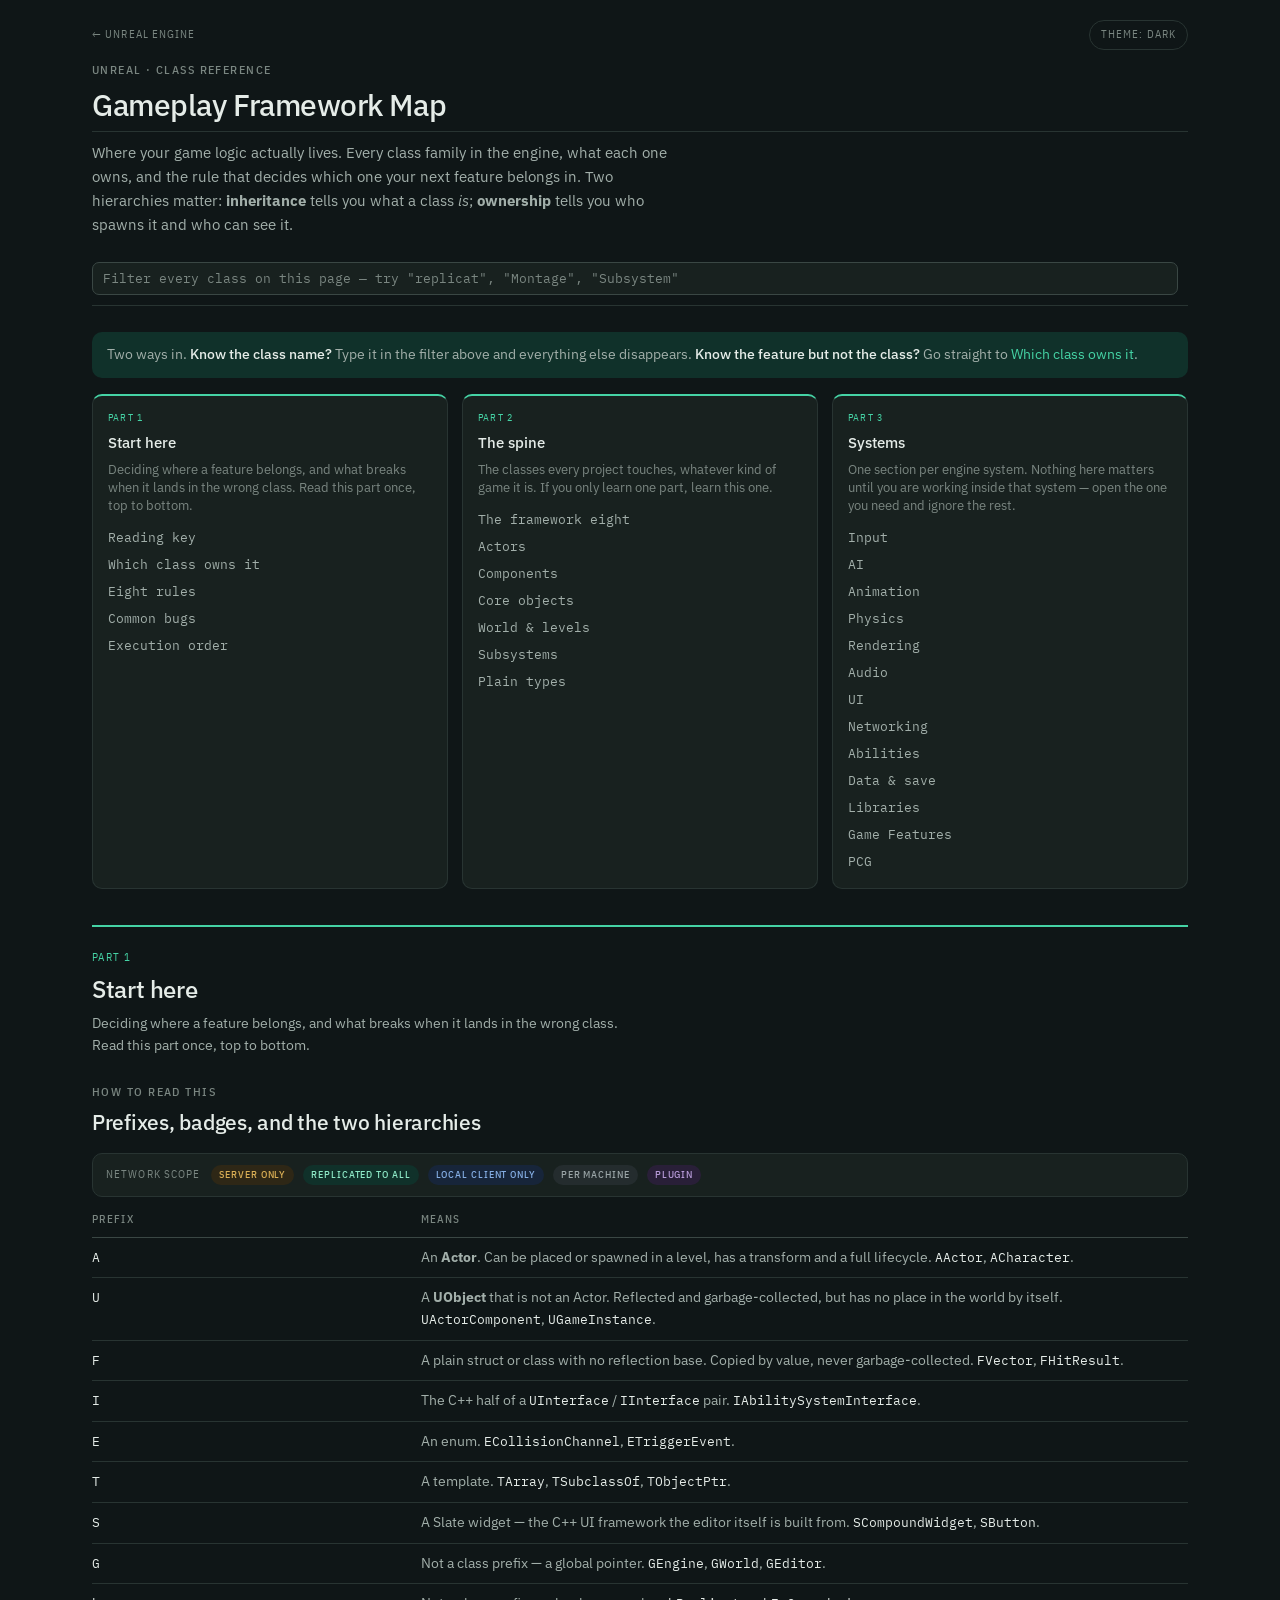
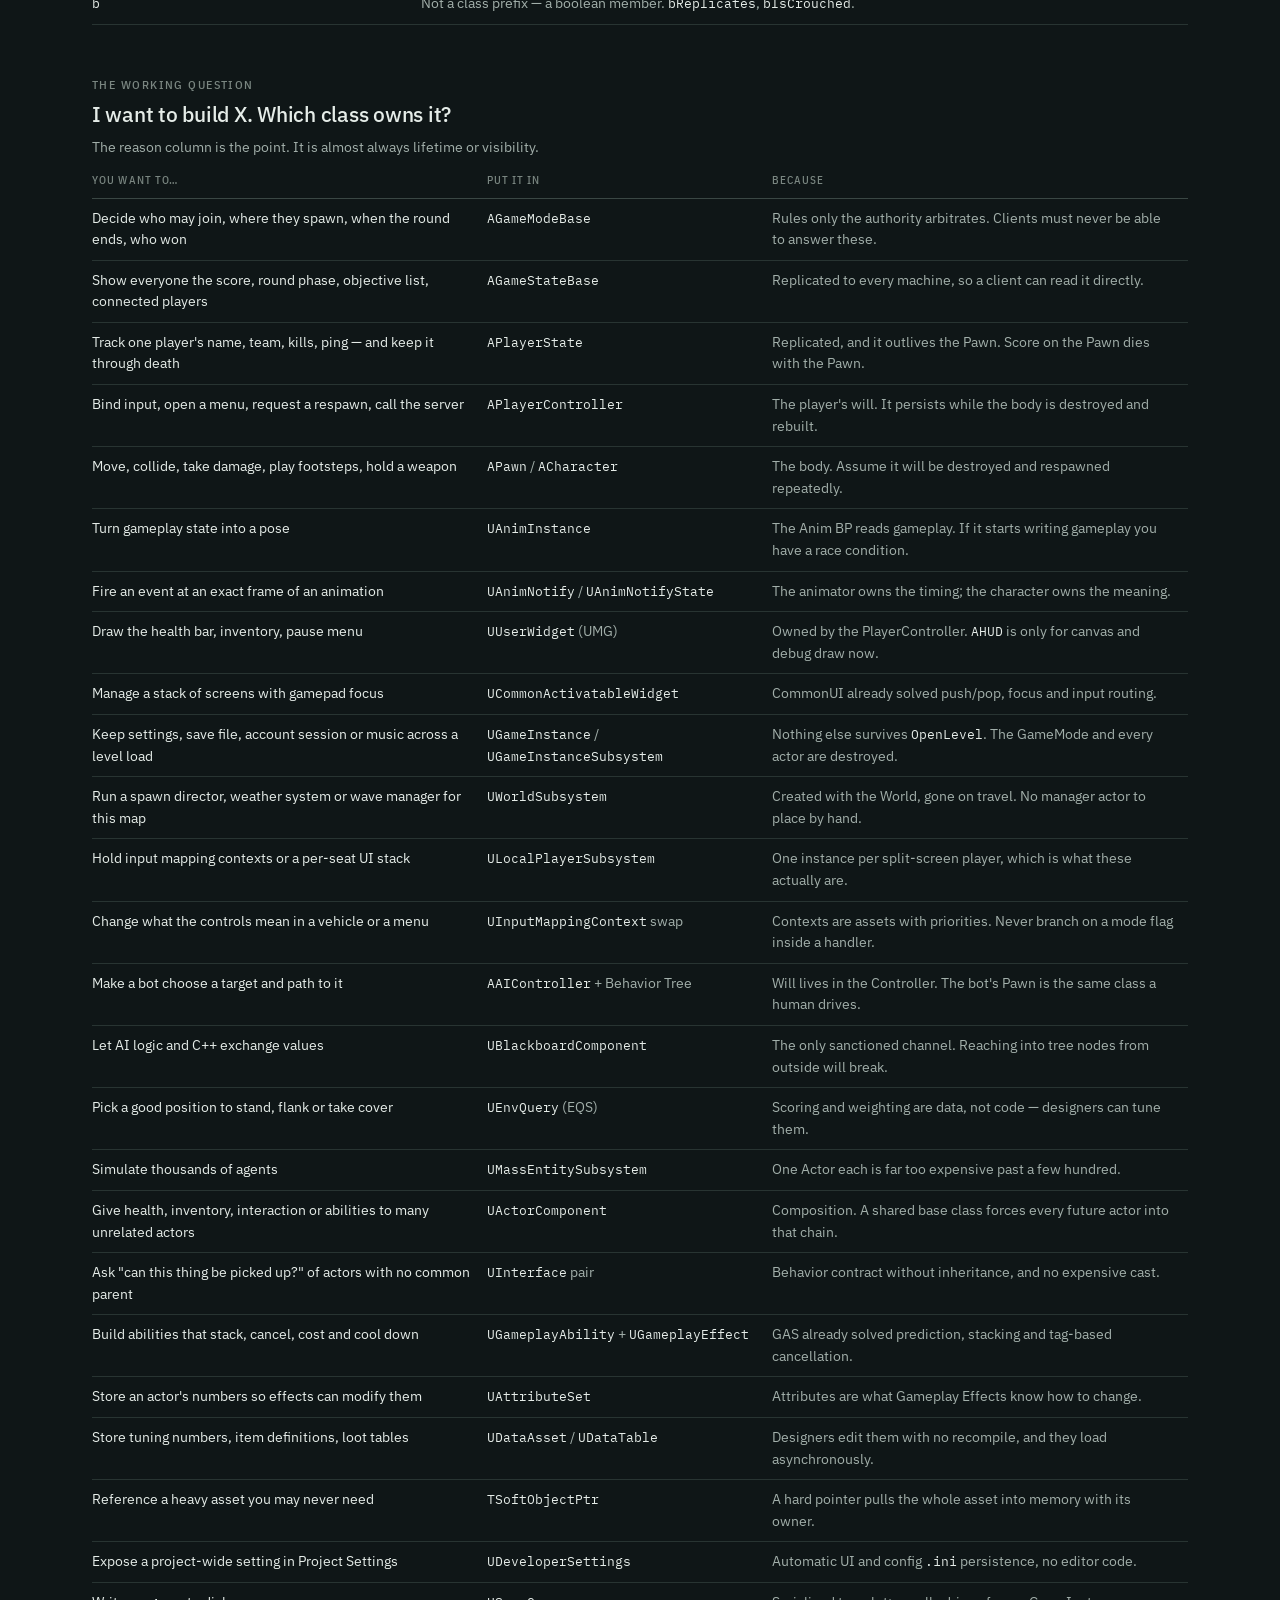
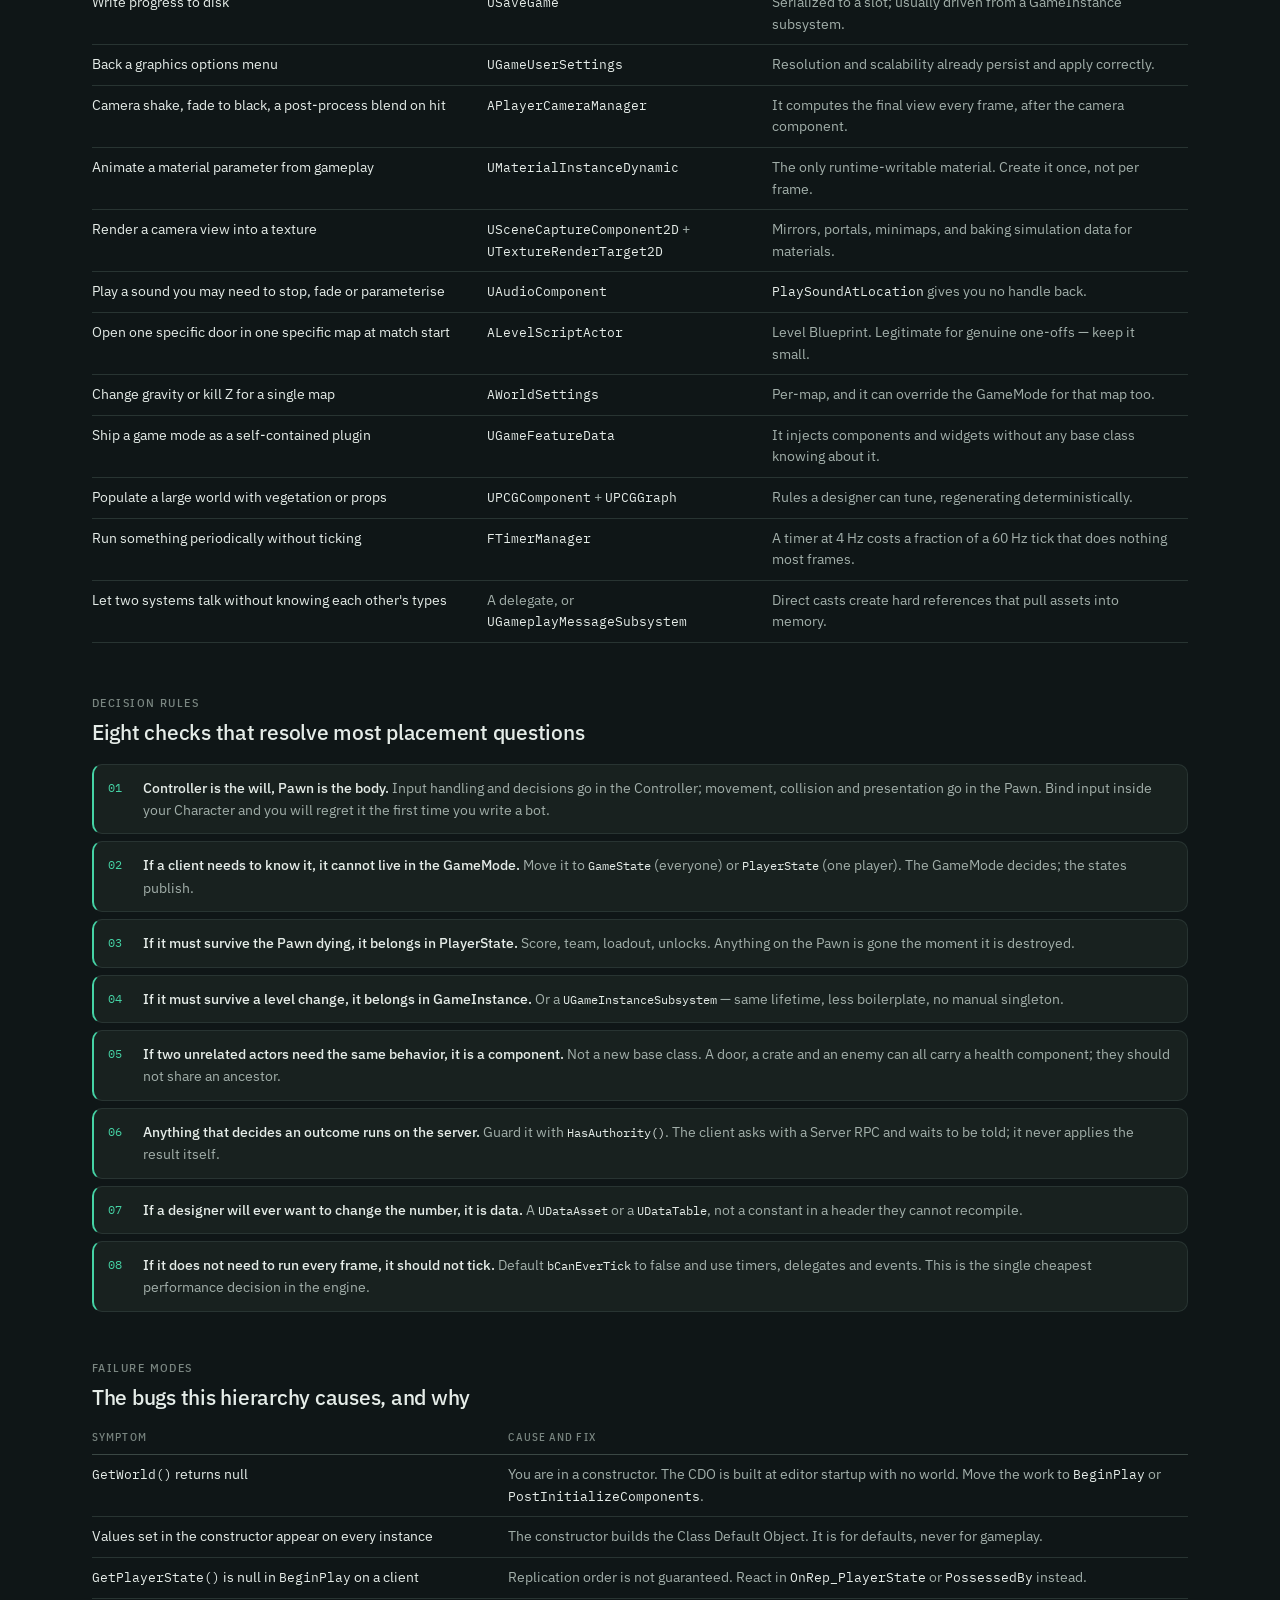
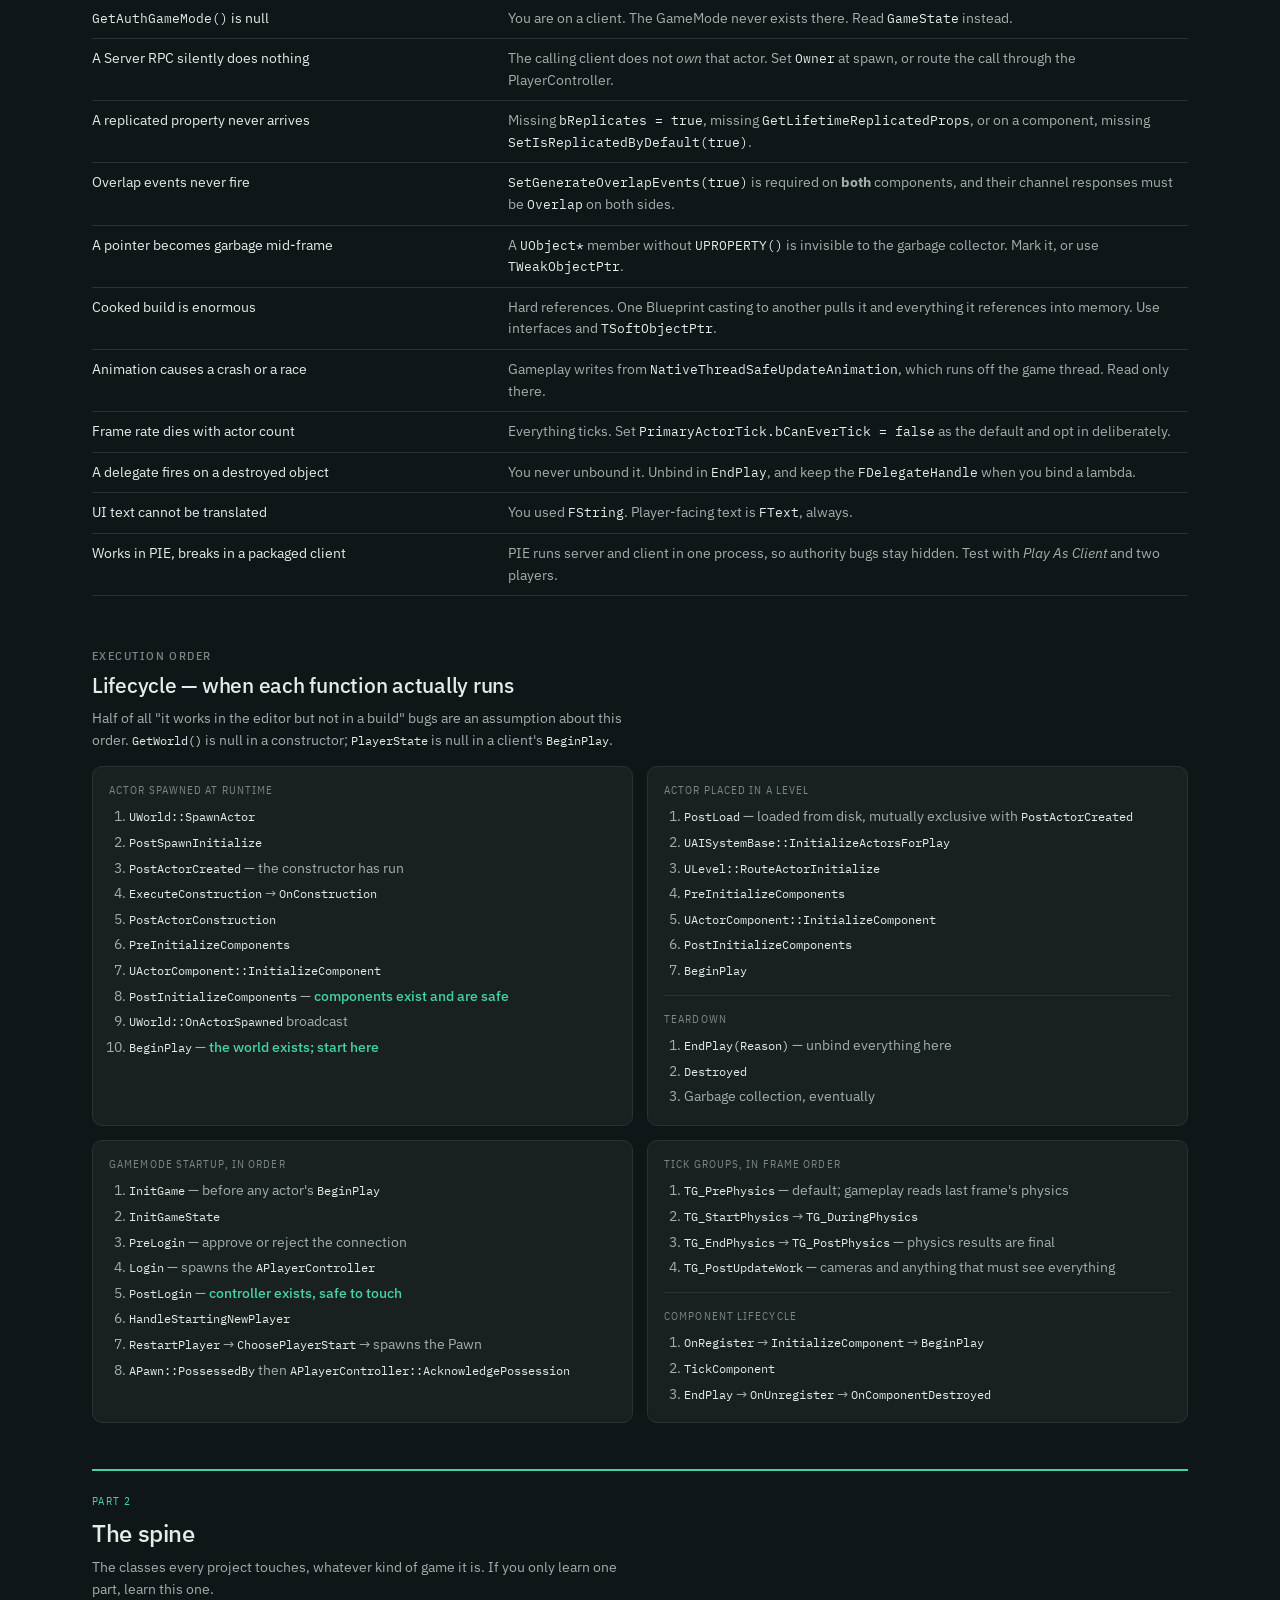
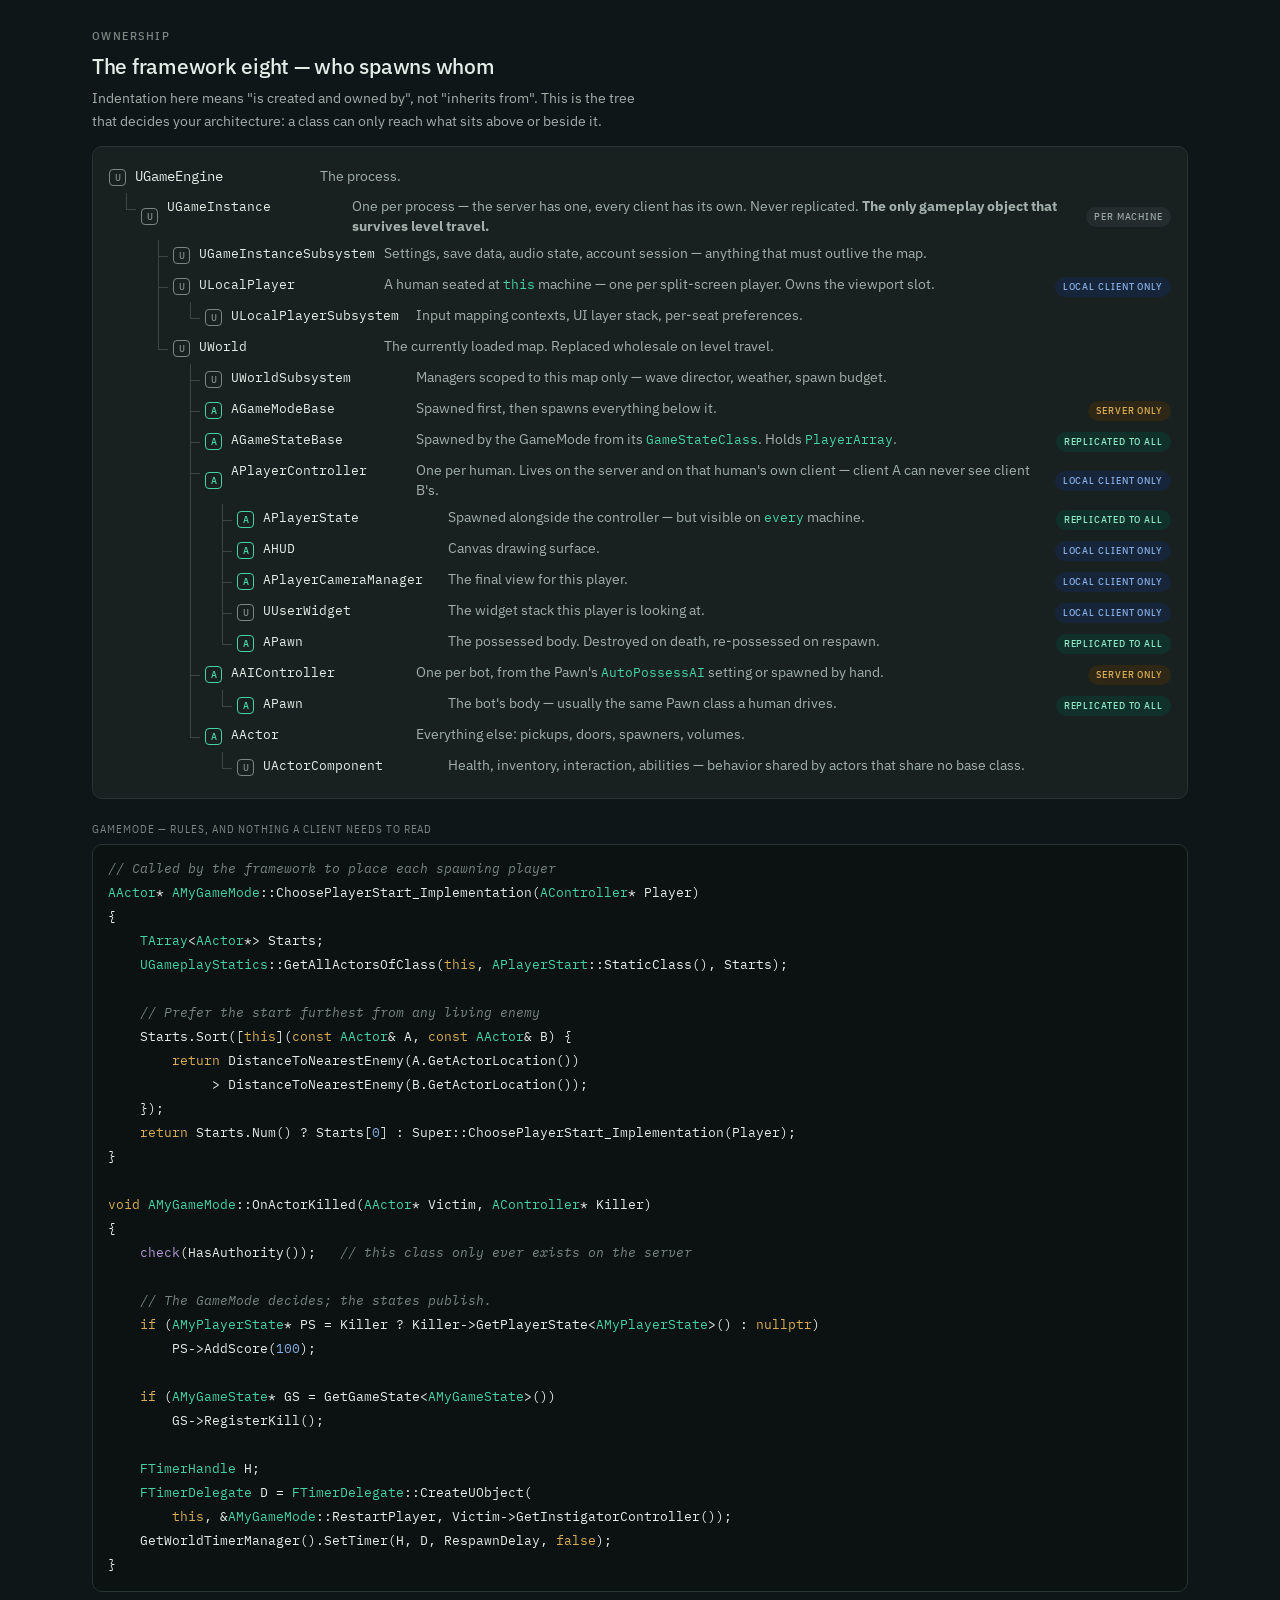
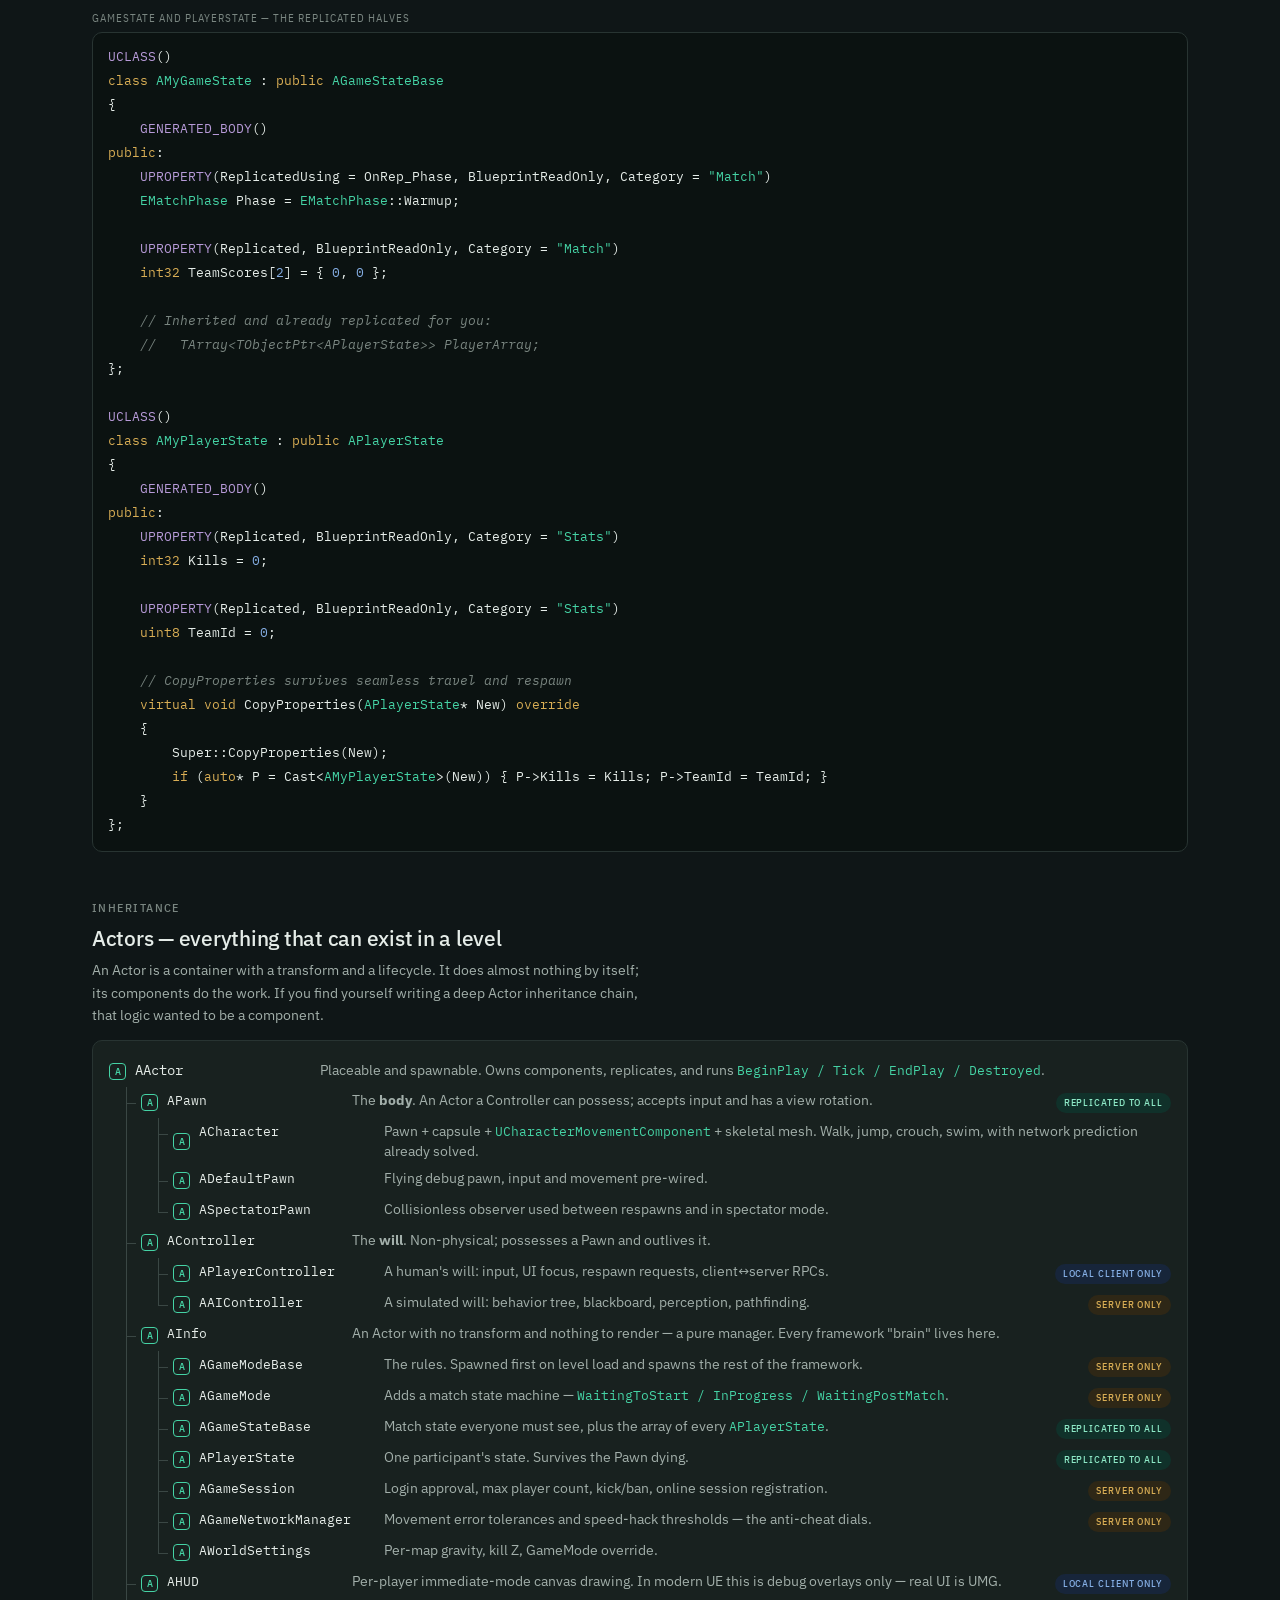
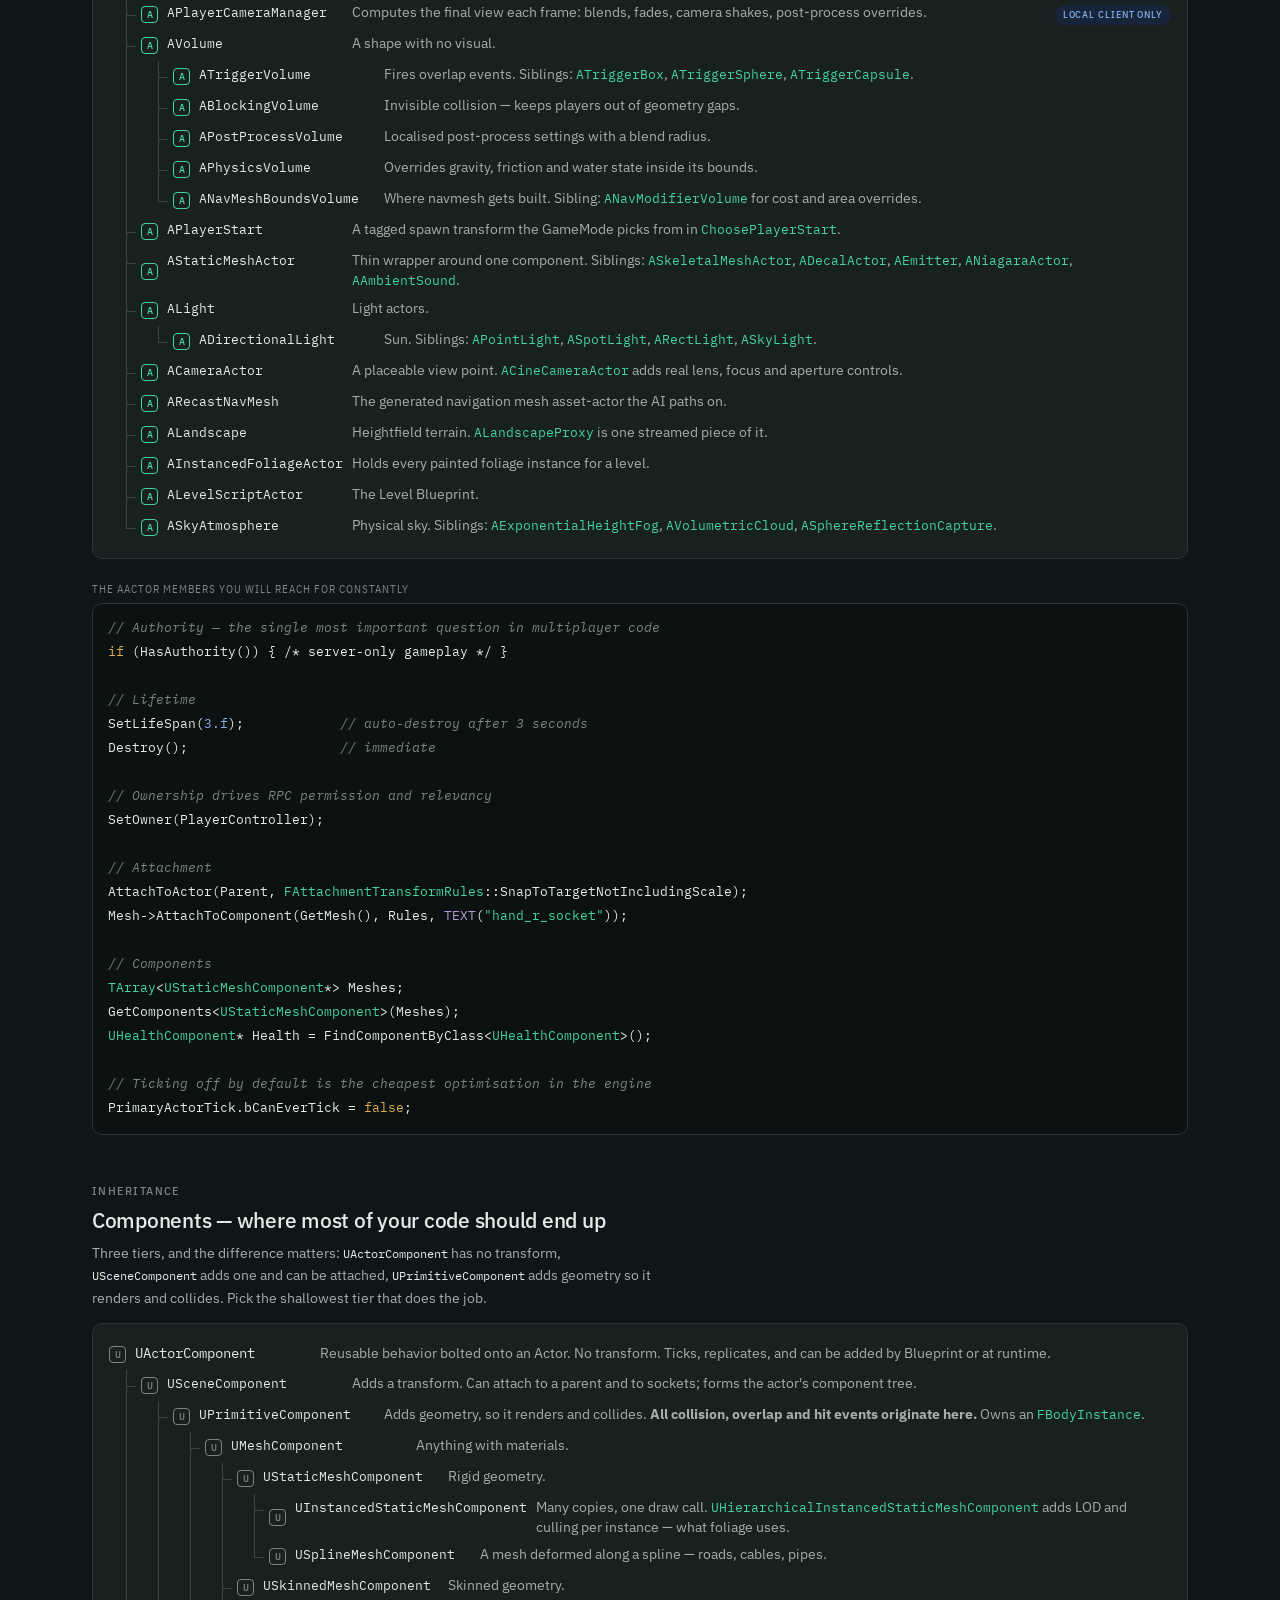
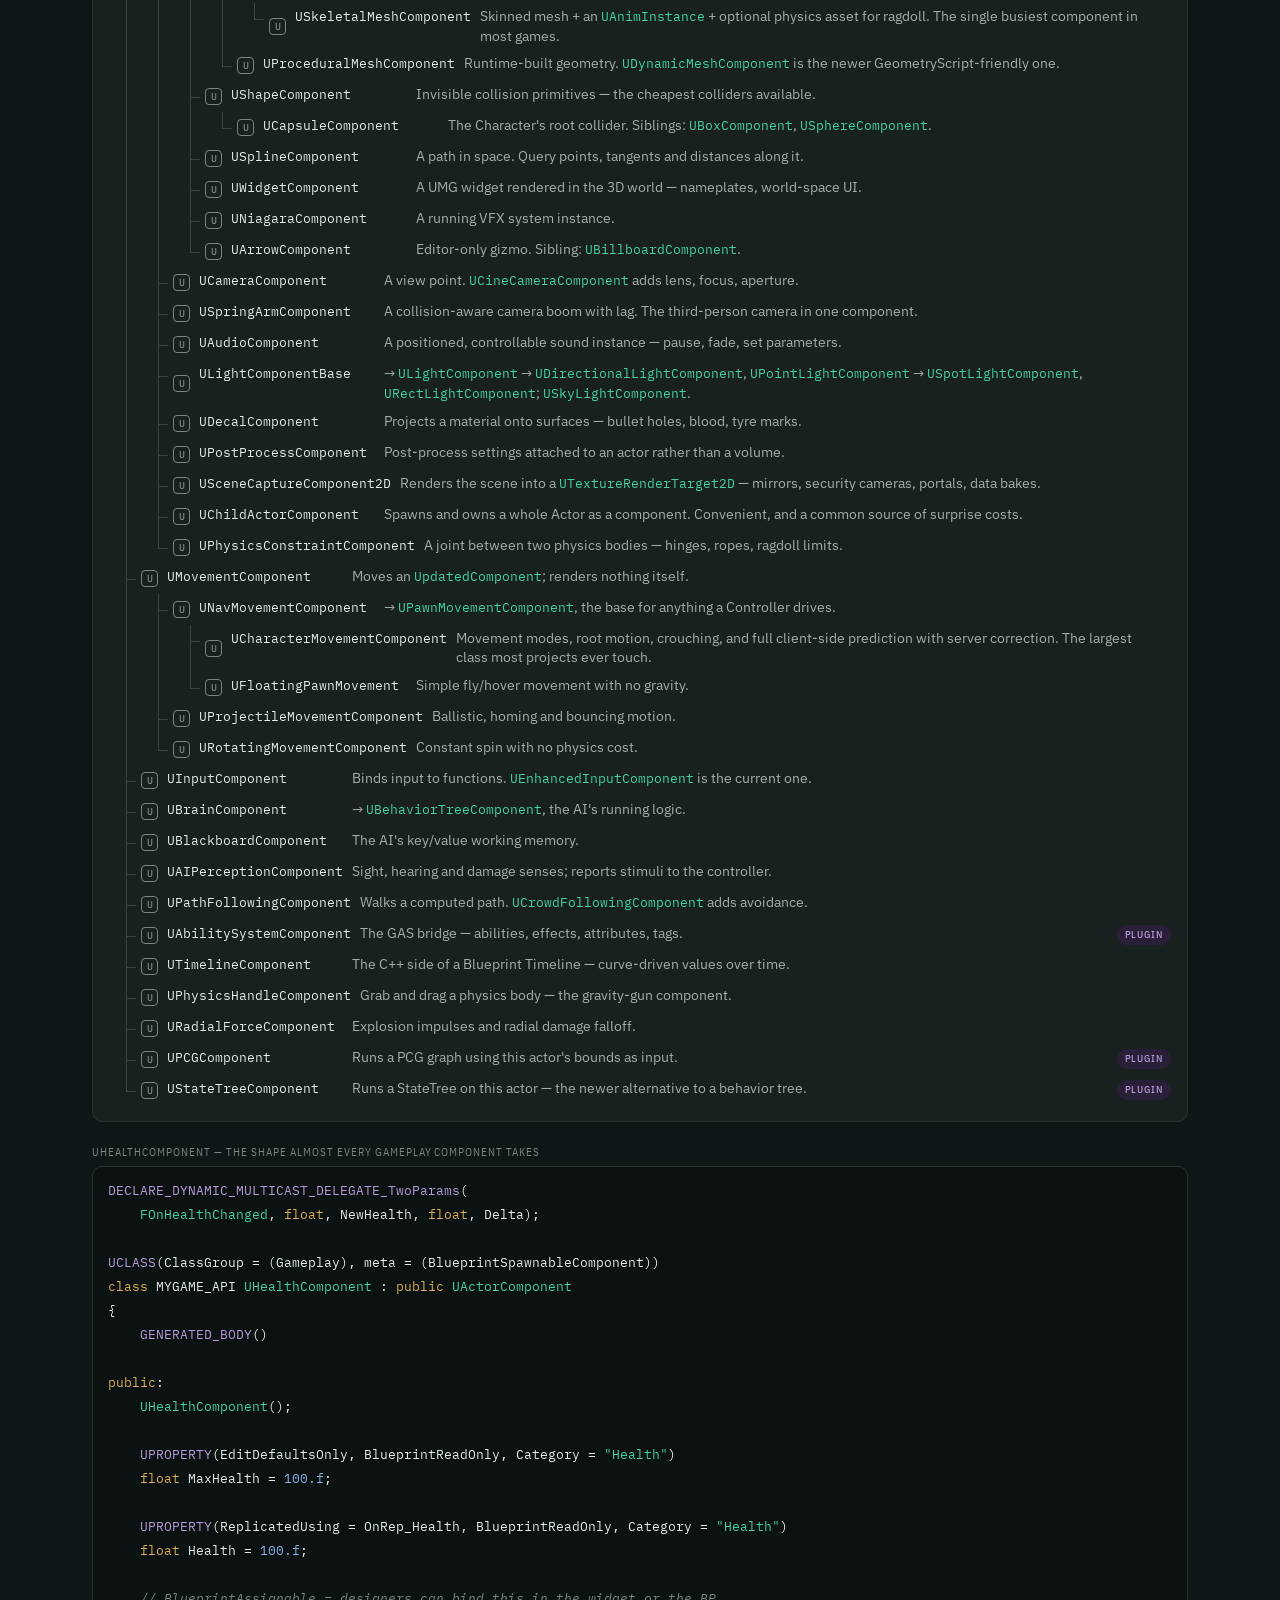
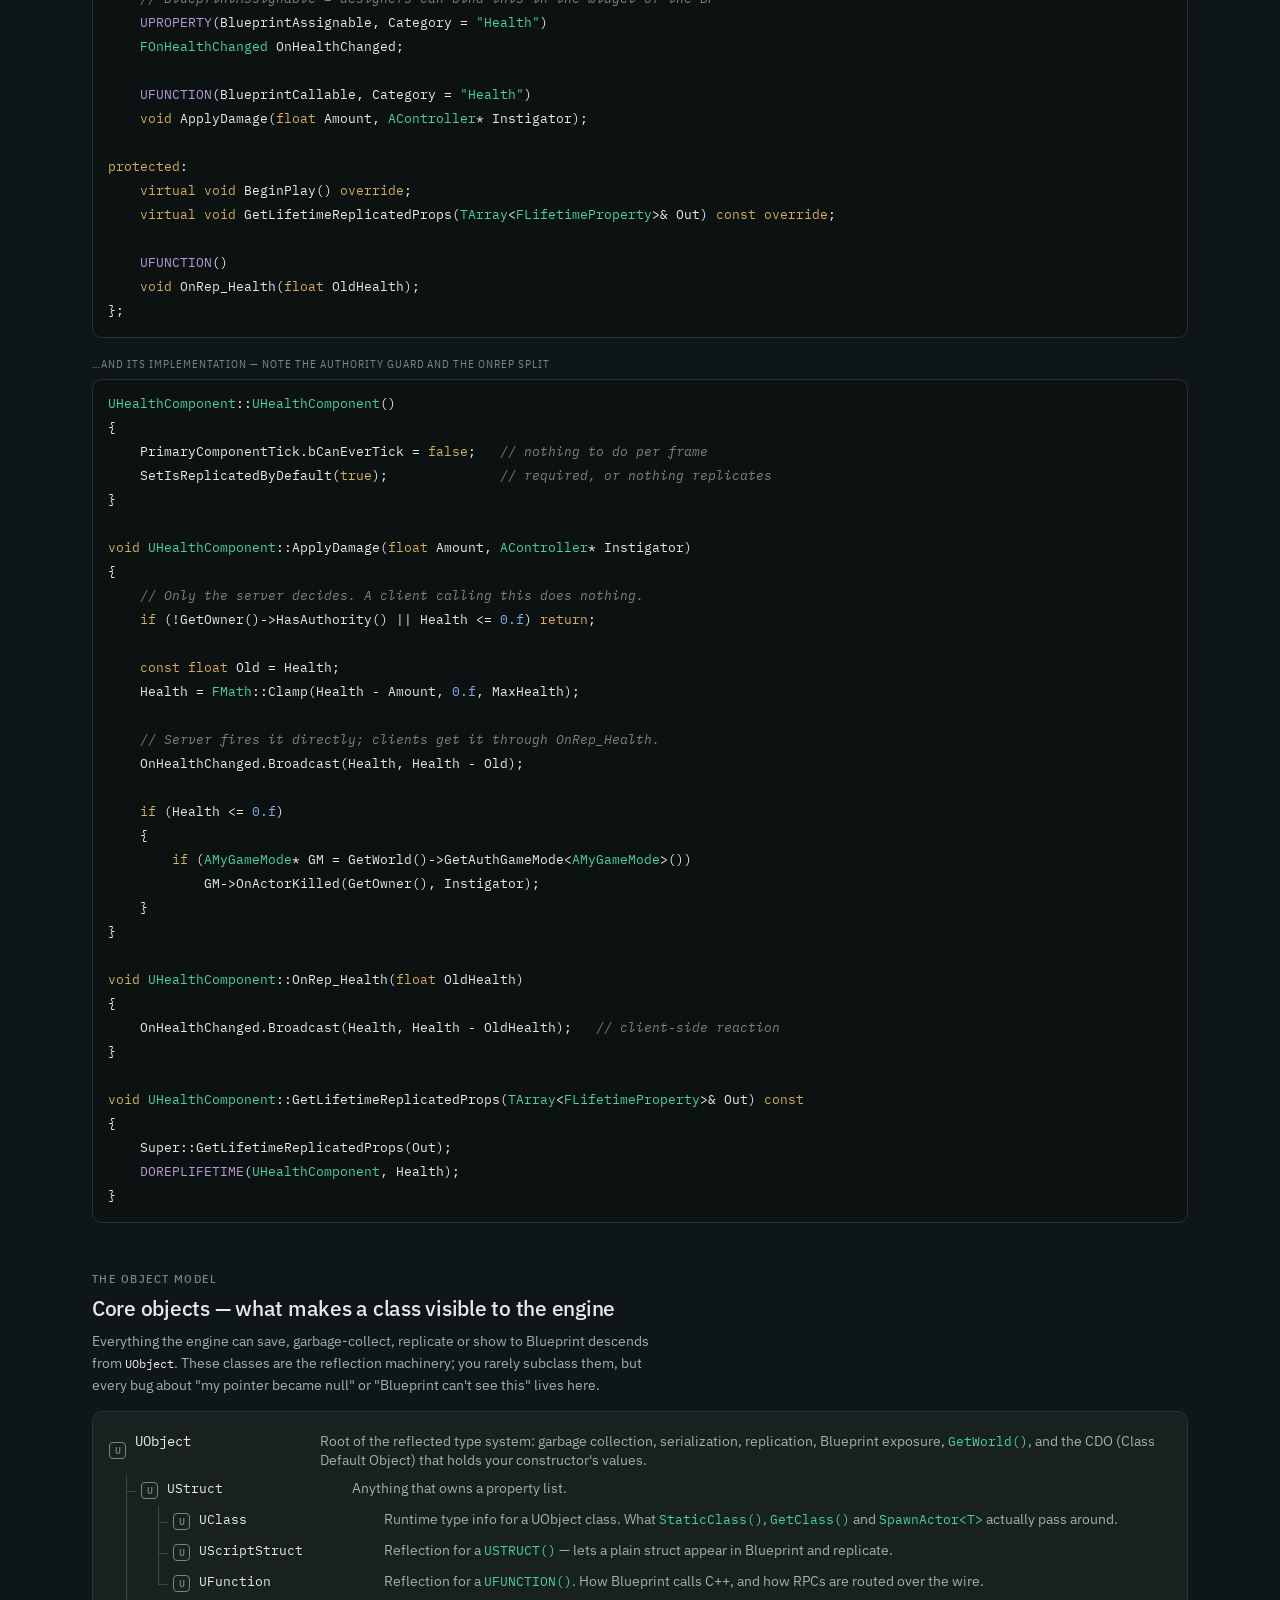
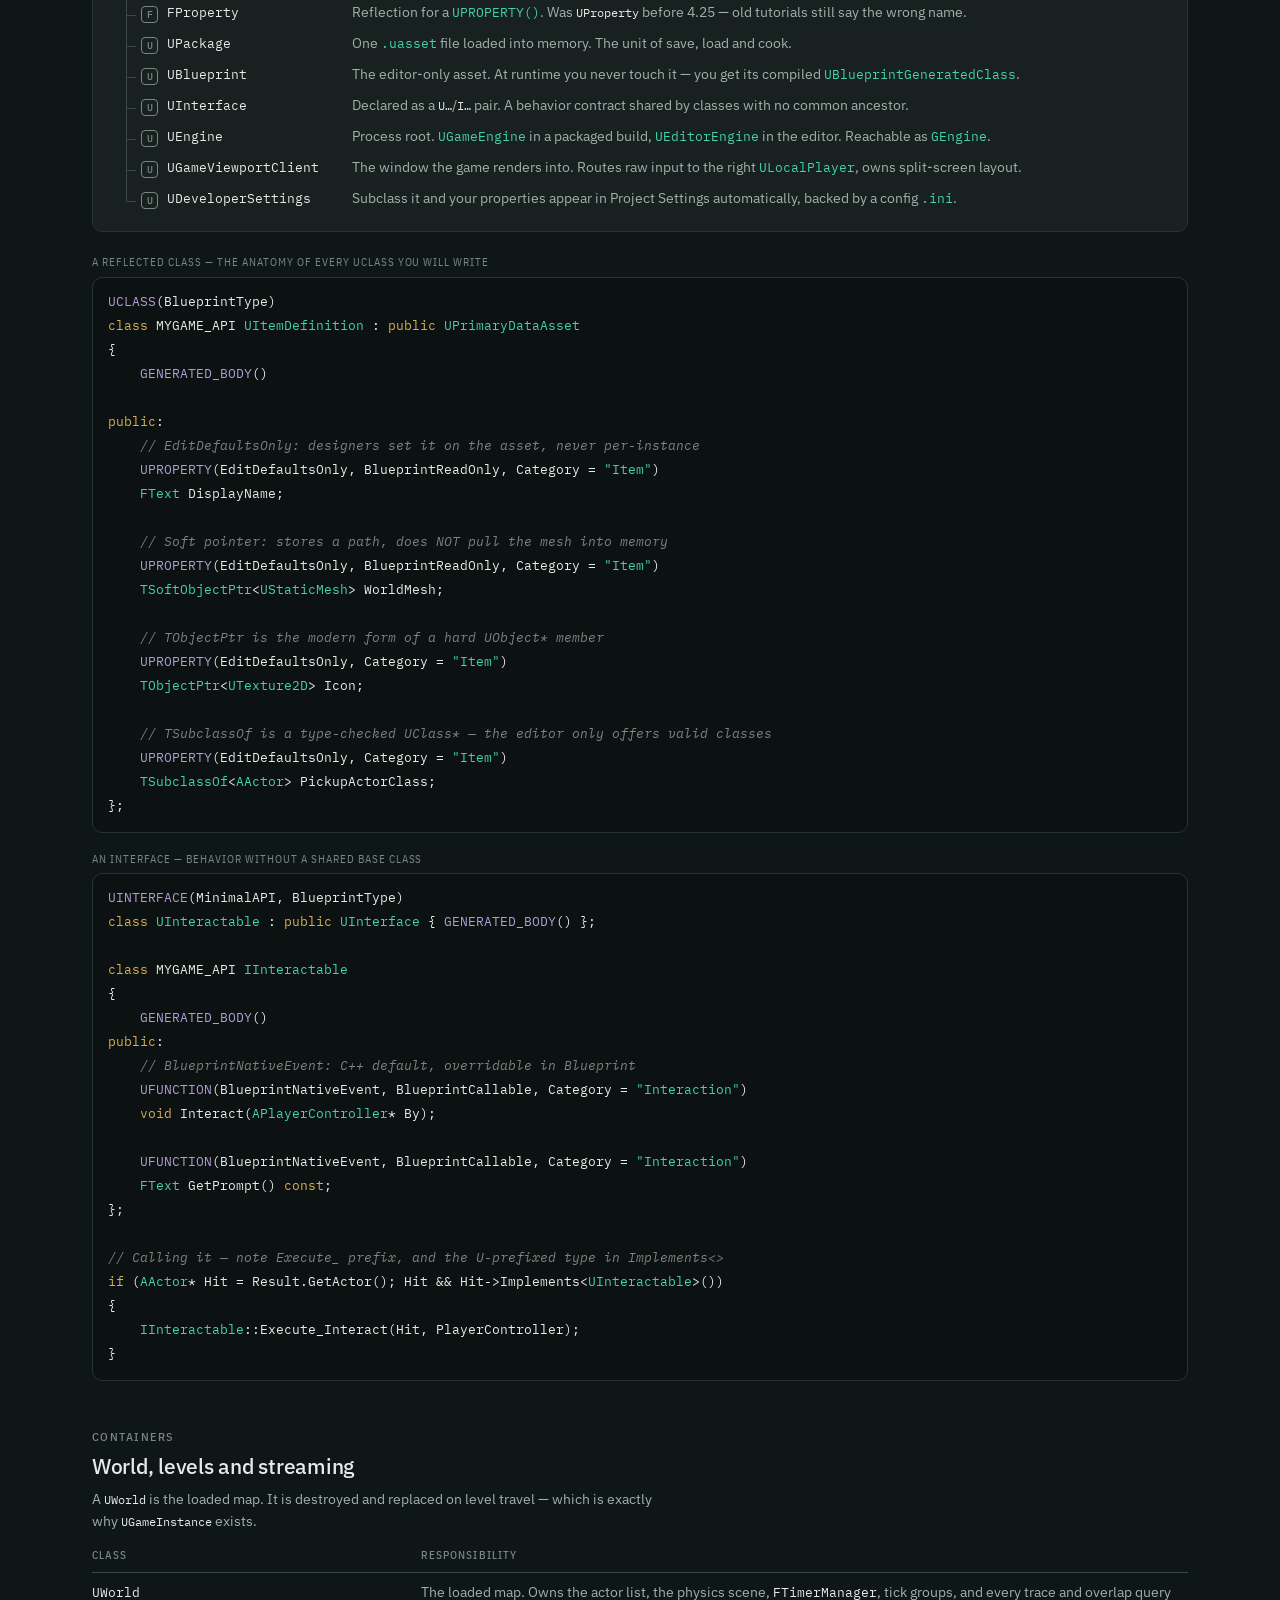
<file: references/unreal-gameplay-framework/index.html>
<!doctype html>
<html lang="en">
<head>
<meta charset="utf-8">
<meta name="viewport" content="width=device-width, initial-scale=1">
<script>(function(){var t="dark";try{var s=localStorage.getItem("lab-theme");if(s==="light"||s==="system")t=s;}catch(e){}if(t!=="system")document.documentElement.setAttribute("data-theme",t);})();</script>
<title>Unreal Gameplay Framework Map</title>
<meta name="description" content="Every major class family in Unreal's gameplay framework, what each one owns, and the rule that decides where a piece of game logic belongs.">
<link rel="preconnect" href="https://fonts.googleapis.com">
<link rel="preconnect" href="https://fonts.gstatic.com" crossorigin>
<link rel="stylesheet" href="https://fonts.googleapis.com/css2?family=IBM+Plex+Mono:wght@400;500&family=IBM+Plex+Sans+Condensed:wght@500&family=IBM+Plex+Sans:wght@400;500&display=swap">
<style>
:root{
  color-scheme:light;
  --ground:#F1F4F1; --surface:#FFFFFF; --surface-2:#E8ECE8; --code-bg:#E8ECE8;
  --ink:#141E1B; --ink-2:#4E5B57; --muted:#7E8A85;
  --rail:#B6C0BA; --hair:#D4DBD6;
  --accent:#0B7A5E; --accent-soft:#DAEFE7; --accent-ink:#075243;
  --srv:#8A6A12;  --srv-bg:#F5EBD3;
  --rep:#0B7A5E;  --rep-bg:#DAEFE7;
  --loc:#3B5F91;  --loc-bg:#DEE5F0;
  --none:#6E7A76; --none-bg:#E3E8E4;
  --plug:#6B4B8A; --plug-bg:#EDE4F4;
  --bad:#A33326;

  --mono:"IBM Plex Mono",ui-monospace,Consolas,monospace;
  --sans:"IBM Plex Sans",system-ui,-apple-system,sans-serif;
  --cond:"IBM Plex Sans Condensed","IBM Plex Sans",sans-serif;
}
@media (prefers-color-scheme: dark){
  :root:not([data-theme="light"]){
    color-scheme:dark;
    --ground:#0F1617; --surface:#18211F; --surface-2:#131B1A; --code-bg:#0B1211;
    --ink:#E5ECE8; --ink-2:#A2AFAA; --muted:#7A8681;
    --rail:#3A4744; --hair:#283432;
    --accent:#45D3A5; --accent-soft:#10312A; --accent-ink:#8DE8C6;
    --srv:#D9AE55;  --srv-bg:#2E2716;
    --rep:#45D3A5;  --rep-bg:#10312A;
    --loc:#85AEE4;  --loc-bg:#17253A;
    --none:#9AA5A7; --none-bg:#242C2E;
    --plug:#B79AD8; --plug-bg:#291F38;
    --bad:#F09383;
  }
}
:root[data-theme="dark"]{
  color-scheme:dark;
  --ground:#0F1617; --surface:#18211F; --surface-2:#131B1A; --code-bg:#0B1211;
  --ink:#E5ECE8; --ink-2:#A2AFAA; --muted:#7A8681;
  --rail:#3A4744; --hair:#283432;
  --accent:#45D3A5; --accent-soft:#10312A; --accent-ink:#8DE8C6;
  --srv:#D9AE55;  --srv-bg:#2E2716;
  --rep:#45D3A5;  --rep-bg:#10312A;
  --loc:#85AEE4;  --loc-bg:#17253A;
  --none:#9AA5A7; --none-bg:#242C2E;
  --plug:#B79AD8; --plug-bg:#291F38;
  --bad:#F09383;
}

*{box-sizing:border-box}
/* Author display rules outrank the UA [hidden] rule, so state it here. */
[hidden]{display:none!important}
body{
  margin:0;background:var(--ground);color:var(--ink);
  font-family:var(--sans);font-size:15px;line-height:1.6;
}
a{color:var(--accent);text-decoration:none}
a:hover{text-decoration:underline}
a:focus-visible,input:focus-visible,[tabindex]:focus-visible{outline:2px solid var(--accent);outline-offset:3px;border-radius:4px}

.crumb{max-width:1140px;margin:0 auto;padding:20px 22px 0;font-size:13px;display:flex;align-items:center;justify-content:space-between;gap:14px;flex-wrap:wrap}
.crumb a{color:var(--muted);font-family:var(--cond);text-transform:uppercase;letter-spacing:.1em;font-size:11px}
.crumb a:hover{color:var(--accent);text-decoration:none}
.theme{
  font:inherit;font-family:var(--cond);
  text-transform:uppercase;letter-spacing:.1em;font-size:11px;
  color:var(--muted);background:none;border:1px solid var(--hair);
  padding:5px 11px;border-radius:99px;cursor:pointer;white-space:nowrap;
}
.theme:hover{color:var(--ink);border-color:var(--rail)}

.wrap{max-width:1140px;margin:0 auto;padding:10px 22px 72px}

/* ---------- masthead ---------- */
.mast{display:flex;flex-direction:column;gap:9px;margin-bottom:14px}
.eyebrow{
  font-family:var(--cond);font-weight:500;text-transform:uppercase;
  letter-spacing:.12em;font-size:12px;color:var(--muted);margin:0;
}
h1{font-size:30px;font-weight:500;letter-spacing:-.015em;line-height:1.15;margin:0;text-wrap:balance}
.standfirst{font-size:15px;color:var(--ink-2);max-width:64ch;margin:0}
.standfirst b{font-weight:500;color:var(--ink)}
.mast-rule{height:1px;background:var(--hair)}

/* ---------- sticky nav ---------- */
.navbar{
  position:sticky;top:0;z-index:20;background:var(--ground);
  border-bottom:1px solid var(--hair);padding:11px 0 10px;margin-bottom:26px;
}
.searchrow{display:flex;gap:10px;align-items:center;flex-wrap:wrap}
#q{
  flex:1 1 18rem;min-width:12rem;font-family:var(--mono);font-size:13px;
  padding:7px 10px;color:var(--ink);background:var(--surface);
  border:1px solid var(--rail);border-radius:7px;
}
#q::placeholder{color:var(--muted)}
#q:focus-visible{border-color:var(--accent)}
#count{font-family:var(--mono);font-size:12px;color:var(--muted);white-space:nowrap;font-variant-numeric:tabular-nums}

/* ---------- contents ---------- */
.toc{margin:0 0 36px;display:flex;flex-direction:column;gap:16px}
.toc-lead{margin:0;padding:12px 15px;border-radius:10px;background:var(--accent-soft);color:var(--ink-2);font-size:13.5px}
.toc-lead b{font-weight:500;color:var(--ink)}
.tocgrid{display:grid;grid-template-columns:repeat(auto-fit,minmax(15rem,1fr));gap:14px}
.tocgroup{
  background:var(--surface);border:1px solid var(--hair);border-top:2px solid var(--accent);
  border-radius:10px;padding:14px 15px;display:flex;flex-direction:column;gap:5px;
}
.tocgroup .gn{margin:0;font-family:var(--cond);font-size:10px;letter-spacing:.12em;text-transform:uppercase;color:var(--accent)}
.tocgroup .gt{margin:0;font-size:15px;font-weight:500;color:var(--ink)}
.tocgroup .gd{margin:0 0 5px;font-size:12.5px;color:var(--muted);line-height:1.45}
.tocgroup ul{list-style:none;margin:0;padding:0;display:flex;flex-direction:column;gap:1px}
.tocgroup li a{display:block;padding:3px 7px;margin-left:-7px;border-radius:6px;font-family:var(--mono);font-size:12.5px;color:var(--ink-2)}
.tocgroup li a:hover{background:var(--accent-soft);color:var(--accent-ink);text-decoration:none}

/* ---------- part dividers ---------- */
.part{margin:0 0 26px;padding-top:22px;border-top:2px solid var(--accent);display:flex;flex-direction:column;gap:3px;scroll-margin-top:76px}
.part .pn{margin:0;font-family:var(--cond);font-size:11px;letter-spacing:.12em;text-transform:uppercase;color:var(--accent)}
.part .pt{margin:0;font-size:24px;font-weight:500;letter-spacing:-.015em;color:var(--ink)}
.part .pd{margin:2px 0 0;font-size:13.5px;color:var(--ink-2);max-width:66ch}

/* ---------- sections ---------- */
section{display:flex;flex-direction:column;gap:14px;margin-bottom:46px;scroll-margin-top:76px}
.sec-head{display:flex;flex-direction:column;gap:4px}
h2{font-size:21px;font-weight:500;letter-spacing:-.012em;margin:0;text-wrap:balance}
h3{font-size:15px;font-weight:500;margin:10px 0 -4px}
.sec-note{color:var(--ink-2);font-size:14px;max-width:70ch;margin:0}
.sec-note code,.rule code,td code,li code,p code,ol.steps code{font-family:var(--mono);font-size:.86em;color:var(--ink)}

/* ---------- badges ---------- */
.badge{
  font-family:var(--cond);font-size:10px;font-weight:500;letter-spacing:.09em;
  text-transform:uppercase;padding:2px 8px;white-space:nowrap;border-radius:99px;
}
.b-srv{color:var(--srv);background:var(--srv-bg)}
.b-rep{color:var(--accent-ink);background:var(--rep-bg)}
.b-loc{color:var(--loc);background:var(--loc-bg)}
.b-none{color:var(--none);background:var(--none-bg)}
.b-plug{color:var(--plug);background:var(--plug-bg)}

.legend{
  display:flex;flex-wrap:wrap;gap:7px 9px;align-items:center;
  padding:11px 13px;background:var(--surface);border:1px solid var(--hair);border-radius:10px;
}
.legend .lg-title{font-family:var(--cond);font-size:11px;letter-spacing:.1em;text-transform:uppercase;color:var(--muted);margin-right:2px}

.pfx{
  font-family:var(--mono);font-size:10px;font-weight:500;
  width:17px;height:17px;display:inline-grid;place-items:center;
  border:1px solid currentColor;border-radius:4px;flex:none;align-self:center;
}
.pfx-a{color:var(--accent)}
.pfx-u{color:var(--muted)}

/* ---------- trees ---------- */
.scroller{overflow-x:auto;padding-bottom:4px}
.tree,.panel{
  min-width:44rem;background:var(--surface);border:1px solid var(--hair);
  border-radius:10px;padding:15px 16px;
}
.tree ul{list-style:none;margin:0;padding:0}
.tree ul ul{padding-left:17px}
.tree ul ul>li{position:relative;padding-left:15px}
.tree ul ul>li::before{content:"";position:absolute;left:0;top:0;bottom:0;width:1px;background:var(--rail)}
.tree ul ul>li:last-child::before{bottom:auto;height:16px}
.tree ul ul>li::after{content:"";position:absolute;left:0;top:16px;width:10px;height:1px;background:var(--rail)}
.tree ul ul>li[hidden]::before,.tree ul ul>li[hidden]::after{display:none}

.node{
  display:grid;grid-template-columns:17px minmax(11rem,max-content) 1fr max-content;
  gap:9px;align-items:baseline;padding:4px 0;min-height:31px;
}
.node>code{font-family:var(--mono);font-size:13px;color:var(--ink);white-space:nowrap}
.node .desc{color:var(--ink-2);font-size:13.5px;line-height:1.45}
.node .desc em{font-style:normal;color:var(--accent);font-family:var(--mono);font-size:12.5px}
.node .badge{align-self:center}
.tree>ul>li>.node>code{font-size:13.5px}

.grp{
  font-family:var(--cond);font-size:11px;letter-spacing:.1em;text-transform:uppercase;
  color:var(--muted);padding:15px 0 5px;border-top:1px solid var(--hair);margin-top:11px;
}
.grp:first-child{border-top:0;margin-top:0;padding-top:0}

/* ---------- tables ---------- */
table{width:100%;border-collapse:collapse;font-size:13.5px;min-width:40rem}
thead th{
  font-family:var(--cond);font-size:11px;font-weight:500;letter-spacing:.1em;
  text-transform:uppercase;color:var(--muted);text-align:left;
  padding:0 14px 8px 0;border-bottom:1px solid var(--rail);white-space:nowrap;
}
tbody td{padding:9px 14px 9px 0;border-bottom:1px solid var(--hair);vertical-align:top;color:var(--ink-2)}
tbody td:first-child{color:var(--ink)}
tbody code{font-family:var(--mono);font-size:12.5px;color:var(--ink)}
.cls td:first-child code{white-space:nowrap}
.cls td:first-child{width:30%}
.matrix td:not(:first-child),.matrix th:not(:first-child){text-align:center;padding-right:8px;font-variant-numeric:tabular-nums}
.matrix .yes{color:var(--accent);font-weight:500}
.matrix .no{color:var(--muted)}
.matrix tbody td:first-child{white-space:nowrap}

/* ---------- code ---------- */
figure.ex{margin:4px 0 0;display:flex;flex-direction:column;gap:5px}
figure.ex figcaption{font-family:var(--cond);font-size:11px;letter-spacing:.09em;text-transform:uppercase;color:var(--muted)}
pre{
  margin:0;padding:13px 15px;overflow-x:auto;background:var(--code-bg);
  border:1px solid var(--hair);border-radius:10px;
}
pre code{font-family:var(--mono);font-size:12.5px;line-height:1.65;color:var(--ink);background:none;padding:0}
pre .c{color:var(--muted);font-style:italic}
pre .s{color:var(--rep)}
pre .n{color:var(--loc)}
pre .p{color:var(--plug)}
pre .t{color:var(--accent)}
pre .k{color:var(--srv)}

/* ---------- rules / notes ---------- */
.rules{display:grid;gap:7px}
.rule{
  display:grid;grid-template-columns:24px 1fr;gap:11px;align-items:start;
  padding:12px 14px;background:var(--surface);border:1px solid var(--hair);
  border-left:2px solid var(--accent);border-radius:10px;
}
.rule .n{font-family:var(--mono);font-size:12px;color:var(--accent);padding-top:1px}
.rule p{margin:0;color:var(--ink-2);font-size:14px}
.rule strong{color:var(--ink);font-weight:500}

ol.steps{margin:0;padding-left:20px;color:var(--ink-2);font-size:13.5px}
ol.steps li{padding:2px 0}
ol.steps .hi{color:var(--accent);font-weight:500}

.cols2{display:grid;grid-template-columns:repeat(auto-fit,minmax(19rem,1fr));gap:14px}

.note{
  padding:14px 16px;background:var(--surface-2);border:1px solid var(--hair);
  border-radius:10px;font-size:13.5px;color:var(--ink-2);
}
.note h3{font-size:14px;font-weight:500;margin:0 0 6px;color:var(--ink)}
.note p{margin:0 0 7px}
.note p:last-child{margin-bottom:0}

.srcs{font-size:12.5px;color:var(--muted);display:flex;flex-direction:column;gap:4px;margin-top:14px}

@media (max-width:640px){
  .wrap{padding:8px 16px 56px}
  section,.part{scroll-margin-top:110px}
  .tree,.panel{min-width:0}
  h1{font-size:25px}
}
@media (prefers-reduced-motion: reduce){*{animation:none!important;transition:none!important}}
</style>
</head>
<body>
<p class="crumb">
  <a href="../../unreal/index.html">&larr; Unreal Engine</a>
<button type="button" class="theme" id="themeBtn">Theme: dark</button></p>
<div class="wrap">
<header class="mast">
    <p class="eyebrow">Unreal &middot; class reference</p>
    <h1>Gameplay Framework Map</h1>
    <div class="mast-rule"></div>
    <p class="standfirst">Where your game logic actually lives. Every class family in the engine, what each one owns, and the rule that decides which one your next feature belongs in. Two hierarchies matter: <strong>inheritance</strong> tells you what a class <em>is</em>; <strong>ownership</strong> tells you who spawns it and who can see it.</p>
  </header>
  <nav class="navbar">
    <div class="searchrow">
      <input id="q" type="search" placeholder="Filter every class on this page — try &quot;replicat&quot;, &quot;Montage&quot;, &quot;Subsystem&quot;" aria-label="Filter classes">
      <span id="count"></span>
    </div>
  </nav>

  <div class="toc" id="toc">
    <p class="toc-lead">Two ways in. <b>Know the class name?</b> Type it in the filter above and everything else disappears. <b>Know the feature but not the class?</b> Go straight to <a href="#placement">Which class owns it</a>.</p>
    <div class="tocgrid">
      <div class="tocgroup">
        <p class="gn">Part 1</p>
        <p class="gt">Start here</p>
        <p class="gd">Deciding where a feature belongs, and what breaks when it lands in the wrong class. Read this part once, top to bottom.</p>
        <ul><li><a href="#key">Reading key</a></li><li><a href="#placement">Which class owns it</a></li><li><a href="#rules">Eight rules</a></li><li><a href="#gotchas">Common bugs</a></li><li><a href="#lifecycle">Execution order</a></li></ul>
      </div>
      <div class="tocgroup">
        <p class="gn">Part 2</p>
        <p class="gt">The spine</p>
        <p class="gd">The classes every project touches, whatever kind of game it is. If you only learn one part, learn this one.</p>
        <ul><li><a href="#framework">The framework eight</a></li><li><a href="#actors">Actors</a></li><li><a href="#components">Components</a></li><li><a href="#core">Core objects</a></li><li><a href="#world">World &amp; levels</a></li><li><a href="#subsystems">Subsystems</a></li><li><a href="#types">Plain types</a></li></ul>
      </div>
      <div class="tocgroup">
        <p class="gn">Part 3</p>
        <p class="gt">Systems</p>
        <p class="gd">One section per engine system. Nothing here matters until you are working inside that system — open the one you need and ignore the rest.</p>
        <ul><li><a href="#input">Input</a></li><li><a href="#ai">AI</a></li><li><a href="#anim">Animation</a></li><li><a href="#physics">Physics</a></li><li><a href="#render">Rendering</a></li><li><a href="#audio">Audio</a></li><li><a href="#ui">UI</a></li><li><a href="#net">Networking</a></li><li><a href="#gas">Abilities</a></li><li><a href="#data">Data &amp; save</a></li><li><a href="#lib">Libraries</a></li><li><a href="#features">Game Features</a></li><li><a href="#pcg">PCG</a></li></ul>
      </div>
    </div>
  </div>

  <div class="part" data-part="1">
    <p class="pn">Part 1</p>
    <p class="pt">Start here</p>
    <p class="pd">Deciding where a feature belongs, and what breaks when it lands in the wrong class. Read this part once, top to bottom.</p>
  </div>
  <section id="key" data-sec data-part="1">
    <div class="sec-head">
      <div class="eyebrow">How to read this</div>
      <h2>Prefixes, badges, and the two hierarchies</h2>
    </div>

    <div class="legend">
      <span class="lg-title">Network scope</span>
      <span class="badge b-srv">server only</span>
      <span class="badge b-rep">replicated to all</span>
      <span class="badge b-loc">local client only</span>
      <span class="badge b-none">per machine</span>
      <span class="badge b-plug">plugin</span>
    </div>

    <div class="scroller">
      <table class="cls">
        <thead><tr><th>Prefix</th><th>Means</th></tr></thead>
        <tbody>
          <tr data-row><td><code>A</code></td><td>An <strong>Actor</strong>. Can be placed or spawned in a level, has a transform and a full lifecycle. <code>AActor</code>, <code>ACharacter</code>.</td></tr>
          <tr data-row><td><code>U</code></td><td>A <strong>UObject</strong> that is not an Actor. Reflected and garbage-collected, but has no place in the world by itself. <code>UActorComponent</code>, <code>UGameInstance</code>.</td></tr>
          <tr data-row><td><code>F</code></td><td>A plain struct or class with no reflection base. Copied by value, never garbage-collected. <code>FVector</code>, <code>FHitResult</code>.</td></tr>
          <tr data-row><td><code>I</code></td><td>The C++ half of a <code>UInterface</code> / <code>IInterface</code> pair. <code>IAbilitySystemInterface</code>.</td></tr>
          <tr data-row><td><code>E</code></td><td>An enum. <code>ECollisionChannel</code>, <code>ETriggerEvent</code>.</td></tr>
          <tr data-row><td><code>T</code></td><td>A template. <code>TArray</code>, <code>TSubclassOf</code>, <code>TObjectPtr</code>.</td></tr>
          <tr data-row><td><code>S</code></td><td>A Slate widget — the C++ UI framework the editor itself is built from. <code>SCompoundWidget</code>, <code>SButton</code>.</td></tr>
          <tr data-row><td><code>G</code></td><td>Not a class prefix — a global pointer. <code>GEngine</code>, <code>GWorld</code>, <code>GEditor</code>.</td></tr>
          <tr data-row><td><code>b</code></td><td>Not a class prefix — a boolean member. <code>bReplicates</code>, <code>bIsCrouched</code>.</td></tr>
        </tbody>
      </table>
    </div>
  </section>
  <section id="placement" data-sec data-part="1">
    <div class="sec-head">
      <div class="eyebrow">The working question</div>
      <h2>I want to build X. Which class owns it?</h2>
      <p class="sec-note">The reason column is the point. It is almost always lifetime or visibility.</p>
    </div>

    <div class="scroller">
      <table>
        <thead><tr><th style="width:36%">You want to…</th><th style="width:26%">Put it in</th><th>Because</th></tr></thead>
        <tbody>
          <tr data-row><td>Decide who may join, where they spawn, when the round ends, who won</td><td><code>AGameModeBase</code></td><td>Rules only the authority arbitrates. Clients must never be able to answer these.</td></tr>
          <tr data-row><td>Show everyone the score, round phase, objective list, connected players</td><td><code>AGameStateBase</code></td><td>Replicated to every machine, so a client can read it directly.</td></tr>
          <tr data-row><td>Track one player's name, team, kills, ping — and keep it through death</td><td><code>APlayerState</code></td><td>Replicated, and it outlives the Pawn. Score on the Pawn dies with the Pawn.</td></tr>
          <tr data-row><td>Bind input, open a menu, request a respawn, call the server</td><td><code>APlayerController</code></td><td>The player's will. It persists while the body is destroyed and rebuilt.</td></tr>
          <tr data-row><td>Move, collide, take damage, play footsteps, hold a weapon</td><td><code>APawn</code> / <code>ACharacter</code></td><td>The body. Assume it will be destroyed and respawned repeatedly.</td></tr>
          <tr data-row><td>Turn gameplay state into a pose</td><td><code>UAnimInstance</code></td><td>The Anim BP reads gameplay. If it starts writing gameplay you have a race condition.</td></tr>
          <tr data-row><td>Fire an event at an exact frame of an animation</td><td><code>UAnimNotify</code> / <code>UAnimNotifyState</code></td><td>The animator owns the timing; the character owns the meaning.</td></tr>
          <tr data-row><td>Draw the health bar, inventory, pause menu</td><td><code>UUserWidget</code> (UMG)</td><td>Owned by the PlayerController. <code>AHUD</code> is only for canvas and debug draw now.</td></tr>
          <tr data-row><td>Manage a stack of screens with gamepad focus</td><td><code>UCommonActivatableWidget</code></td><td>CommonUI already solved push/pop, focus and input routing.</td></tr>
          <tr data-row><td>Keep settings, save file, account session or music across a level load</td><td><code>UGameInstance</code> / <code>UGameInstanceSubsystem</code></td><td>Nothing else survives <code>OpenLevel</code>. The GameMode and every actor are destroyed.</td></tr>
          <tr data-row><td>Run a spawn director, weather system or wave manager for this map</td><td><code>UWorldSubsystem</code></td><td>Created with the World, gone on travel. No manager actor to place by hand.</td></tr>
          <tr data-row><td>Hold input mapping contexts or a per-seat UI stack</td><td><code>ULocalPlayerSubsystem</code></td><td>One instance per split-screen player, which is what these actually are.</td></tr>
          <tr data-row><td>Change what the controls mean in a vehicle or a menu</td><td><code>UInputMappingContext</code> swap</td><td>Contexts are assets with priorities. Never branch on a mode flag inside a handler.</td></tr>
          <tr data-row><td>Make a bot choose a target and path to it</td><td><code>AAIController</code> + Behavior Tree</td><td>Will lives in the Controller. The bot's Pawn is the same class a human drives.</td></tr>
          <tr data-row><td>Let AI logic and C++ exchange values</td><td><code>UBlackboardComponent</code></td><td>The only sanctioned channel. Reaching into tree nodes from outside will break.</td></tr>
          <tr data-row><td>Pick a good position to stand, flank or take cover</td><td><code>UEnvQuery</code> (EQS)</td><td>Scoring and weighting are data, not code — designers can tune them.</td></tr>
          <tr data-row><td>Simulate thousands of agents</td><td><code>UMassEntitySubsystem</code></td><td>One Actor each is far too expensive past a few hundred.</td></tr>
          <tr data-row><td>Give health, inventory, interaction or abilities to many unrelated actors</td><td><code>UActorComponent</code></td><td>Composition. A shared base class forces every future actor into that chain.</td></tr>
          <tr data-row><td>Ask "can this thing be picked up?" of actors with no common parent</td><td><code>UInterface</code> pair</td><td>Behavior contract without inheritance, and no expensive cast.</td></tr>
          <tr data-row><td>Build abilities that stack, cancel, cost and cool down</td><td><code>UGameplayAbility</code> + <code>UGameplayEffect</code></td><td>GAS already solved prediction, stacking and tag-based cancellation.</td></tr>
          <tr data-row><td>Store an actor's numbers so effects can modify them</td><td><code>UAttributeSet</code></td><td>Attributes are what Gameplay Effects know how to change.</td></tr>
          <tr data-row><td>Store tuning numbers, item definitions, loot tables</td><td><code>UDataAsset</code> / <code>UDataTable</code></td><td>Designers edit them with no recompile, and they load asynchronously.</td></tr>
          <tr data-row><td>Reference a heavy asset you may never need</td><td><code>TSoftObjectPtr</code></td><td>A hard pointer pulls the whole asset into memory with its owner.</td></tr>
          <tr data-row><td>Expose a project-wide setting in Project Settings</td><td><code>UDeveloperSettings</code></td><td>Automatic UI and config <code>.ini</code> persistence, no editor code.</td></tr>
          <tr data-row><td>Write progress to disk</td><td><code>USaveGame</code></td><td>Serialized to a slot; usually driven from a GameInstance subsystem.</td></tr>
          <tr data-row><td>Back a graphics options menu</td><td><code>UGameUserSettings</code></td><td>Resolution and scalability already persist and apply correctly.</td></tr>
          <tr data-row><td>Camera shake, fade to black, a post-process blend on hit</td><td><code>APlayerCameraManager</code></td><td>It computes the final view every frame, after the camera component.</td></tr>
          <tr data-row><td>Animate a material parameter from gameplay</td><td><code>UMaterialInstanceDynamic</code></td><td>The only runtime-writable material. Create it once, not per frame.</td></tr>
          <tr data-row><td>Render a camera view into a texture</td><td><code>USceneCaptureComponent2D</code> + <code>UTextureRenderTarget2D</code></td><td>Mirrors, portals, minimaps, and baking simulation data for materials.</td></tr>
          <tr data-row><td>Play a sound you may need to stop, fade or parameterise</td><td><code>UAudioComponent</code></td><td><code>PlaySoundAtLocation</code> gives you no handle back.</td></tr>
          <tr data-row><td>Open one specific door in one specific map at match start</td><td><code>ALevelScriptActor</code></td><td>Level Blueprint. Legitimate for genuine one-offs — keep it small.</td></tr>
          <tr data-row><td>Change gravity or kill Z for a single map</td><td><code>AWorldSettings</code></td><td>Per-map, and it can override the GameMode for that map too.</td></tr>
          <tr data-row><td>Ship a game mode as a self-contained plugin</td><td><code>UGameFeatureData</code></td><td>It injects components and widgets without any base class knowing about it.</td></tr>
          <tr data-row><td>Populate a large world with vegetation or props</td><td><code>UPCGComponent</code> + <code>UPCGGraph</code></td><td>Rules a designer can tune, regenerating deterministically.</td></tr>
          <tr data-row><td>Run something periodically without ticking</td><td><code>FTimerManager</code></td><td>A timer at 4 Hz costs a fraction of a 60 Hz tick that does nothing most frames.</td></tr>
          <tr data-row><td>Let two systems talk without knowing each other's types</td><td>A delegate, or <code>UGameplayMessageSubsystem</code></td><td>Direct casts create hard references that pull assets into memory.</td></tr>
        </tbody>
      </table>
    </div>
  </section>
  <section id="rules" data-sec data-part="1">
    <div class="sec-head">
      <div class="eyebrow">Decision rules</div>
      <h2>Eight checks that resolve most placement questions</h2>
    </div>

    <div class="rules">
      <div class="rule" data-row><span class="n">01</span><p><strong>Controller is the will, Pawn is the body.</strong> Input handling and decisions go in the Controller; movement, collision and presentation go in the Pawn. Bind input inside your Character and you will regret it the first time you write a bot.</p></div>
      <div class="rule" data-row><span class="n">02</span><p><strong>If a client needs to know it, it cannot live in the GameMode.</strong> Move it to <code>GameState</code> (everyone) or <code>PlayerState</code> (one player). The GameMode decides; the states publish.</p></div>
      <div class="rule" data-row><span class="n">03</span><p><strong>If it must survive the Pawn dying, it belongs in PlayerState.</strong> Score, team, loadout, unlocks. Anything on the Pawn is gone the moment it is destroyed.</p></div>
      <div class="rule" data-row><span class="n">04</span><p><strong>If it must survive a level change, it belongs in GameInstance.</strong> Or a <code>UGameInstanceSubsystem</code> — same lifetime, less boilerplate, no manual singleton.</p></div>
      <div class="rule" data-row><span class="n">05</span><p><strong>If two unrelated actors need the same behavior, it is a component.</strong> Not a new base class. A door, a crate and an enemy can all carry a health component; they should not share an ancestor.</p></div>
      <div class="rule" data-row><span class="n">06</span><p><strong>Anything that decides an outcome runs on the server.</strong> Guard it with <code>HasAuthority()</code>. The client asks with a Server RPC and waits to be told; it never applies the result itself.</p></div>
      <div class="rule" data-row><span class="n">07</span><p><strong>If a designer will ever want to change the number, it is data.</strong> A <code>UDataAsset</code> or a <code>UDataTable</code>, not a constant in a header they cannot recompile.</p></div>
      <div class="rule" data-row><span class="n">08</span><p><strong>If it does not need to run every frame, it should not tick.</strong> Default <code>bCanEverTick</code> to false and use timers, delegates and events. This is the single cheapest performance decision in the engine.</p></div>
    </div>
  </section>
  <section id="gotchas" data-sec data-part="1">
    <div class="sec-head">
      <div class="eyebrow">Failure modes</div>
      <h2>The bugs this hierarchy causes, and why</h2>
    </div>

    <div class="scroller">
      <table>
        <thead><tr><th style="width:38%">Symptom</th><th>Cause and fix</th></tr></thead>
        <tbody>
          <tr data-row><td><code>GetWorld()</code> returns null</td><td>You are in a constructor. The CDO is built at editor startup with no world. Move the work to <code>BeginPlay</code> or <code>PostInitializeComponents</code>.</td></tr>
          <tr data-row><td>Values set in the constructor appear on every instance</td><td>The constructor builds the Class Default Object. It is for defaults, never for gameplay.</td></tr>
          <tr data-row><td><code>GetPlayerState()</code> is null in <code>BeginPlay</code> on a client</td><td>Replication order is not guaranteed. React in <code>OnRep_PlayerState</code> or <code>PossessedBy</code> instead.</td></tr>
          <tr data-row><td><code>GetAuthGameMode()</code> is null</td><td>You are on a client. The GameMode never exists there. Read <code>GameState</code> instead.</td></tr>
          <tr data-row><td>A Server RPC silently does nothing</td><td>The calling client does not <em>own</em> that actor. Set <code>Owner</code> at spawn, or route the call through the PlayerController.</td></tr>
          <tr data-row><td>A replicated property never arrives</td><td>Missing <code>bReplicates = true</code>, missing <code>GetLifetimeReplicatedProps</code>, or on a component, missing <code>SetIsReplicatedByDefault(true)</code>.</td></tr>
          <tr data-row><td>Overlap events never fire</td><td><code>SetGenerateOverlapEvents(true)</code> is required on <strong>both</strong> components, and their channel responses must be <code>Overlap</code> on both sides.</td></tr>
          <tr data-row><td>A pointer becomes garbage mid-frame</td><td>A <code>UObject*</code> member without <code>UPROPERTY()</code> is invisible to the garbage collector. Mark it, or use <code>TWeakObjectPtr</code>.</td></tr>
          <tr data-row><td>Cooked build is enormous</td><td>Hard references. One Blueprint casting to another pulls it and everything it references into memory. Use interfaces and <code>TSoftObjectPtr</code>.</td></tr>
          <tr data-row><td>Animation causes a crash or a race</td><td>Gameplay writes from <code>NativeThreadSafeUpdateAnimation</code>, which runs off the game thread. Read only there.</td></tr>
          <tr data-row><td>Frame rate dies with actor count</td><td>Everything ticks. Set <code>PrimaryActorTick.bCanEverTick = false</code> as the default and opt in deliberately.</td></tr>
          <tr data-row><td>A delegate fires on a destroyed object</td><td>You never unbound it. Unbind in <code>EndPlay</code>, and keep the <code>FDelegateHandle</code> when you bind a lambda.</td></tr>
          <tr data-row><td>UI text cannot be translated</td><td>You used <code>FString</code>. Player-facing text is <code>FText</code>, always.</td></tr>
          <tr data-row><td>Works in PIE, breaks in a packaged client</td><td>PIE runs server and client in one process, so authority bugs stay hidden. Test with <em>Play As Client</em> and two players.</td></tr>
        </tbody>
      </table>
    </div>
  </section>
  <section id="lifecycle" data-sec data-part="1">
    <div class="sec-head">
      <div class="eyebrow">Execution order</div>
      <h2>Lifecycle — when each function actually runs</h2>
      <p class="sec-note">Half of all "it works in the editor but not in a build" bugs are an assumption about this order. <code>GetWorld()</code> is null in a constructor; <code>PlayerState</code> is null in a client's <code>BeginPlay</code>.</p>
    </div>

    <div class="cols2">
      <div class="panel" style="min-width:0">
        <div class="grp">Actor spawned at runtime</div>
        <ol class="steps">
          <li data-row><code>UWorld::SpawnActor</code></li>
          <li data-row><code>PostSpawnInitialize</code></li>
          <li data-row><code>PostActorCreated</code> — the constructor has run</li>
          <li data-row><code>ExecuteConstruction</code> → <code>OnConstruction</code></li>
          <li data-row><code>PostActorConstruction</code></li>
          <li data-row><code>PreInitializeComponents</code></li>
          <li data-row><code>UActorComponent::InitializeComponent</code></li>
          <li data-row><code>PostInitializeComponents</code> — <span class="hi">components exist and are safe</span></li>
          <li data-row><code>UWorld::OnActorSpawned</code> broadcast</li>
          <li data-row><code>BeginPlay</code> — <span class="hi">the world exists; start here</span></li>
        </ol>
      </div>

      <div class="panel" style="min-width:0">
        <div class="grp">Actor placed in a level</div>
        <ol class="steps">
          <li data-row><code>PostLoad</code> — loaded from disk, mutually exclusive with <code>PostActorCreated</code></li>
          <li data-row><code>UAISystemBase::InitializeActorsForPlay</code></li>
          <li data-row><code>ULevel::RouteActorInitialize</code></li>
          <li data-row><code>PreInitializeComponents</code></li>
          <li data-row><code>UActorComponent::InitializeComponent</code></li>
          <li data-row><code>PostInitializeComponents</code></li>
          <li data-row><code>BeginPlay</code></li>
        </ol>
        <div class="grp">Teardown</div>
        <ol class="steps">
          <li data-row><code>EndPlay(Reason)</code> — unbind everything here</li>
          <li data-row><code>Destroyed</code></li>
          <li data-row>Garbage collection, eventually</li>
        </ol>
      </div>
    </div>

    <div class="cols2">
      <div class="panel" style="min-width:0">
        <div class="grp">GameMode startup, in order</div>
        <ol class="steps">
          <li data-row><code>InitGame</code> — before any actor's <code>BeginPlay</code></li>
          <li data-row><code>InitGameState</code></li>
          <li data-row><code>PreLogin</code> — approve or reject the connection</li>
          <li data-row><code>Login</code> — spawns the <code>APlayerController</code></li>
          <li data-row><code>PostLogin</code> — <span class="hi">controller exists, safe to touch</span></li>
          <li data-row><code>HandleStartingNewPlayer</code></li>
          <li data-row><code>RestartPlayer</code> → <code>ChoosePlayerStart</code> → spawns the Pawn</li>
          <li data-row><code>APawn::PossessedBy</code> then <code>APlayerController::AcknowledgePossession</code></li>
        </ol>
      </div>

      <div class="panel" style="min-width:0">
        <div class="grp">Tick groups, in frame order</div>
        <ol class="steps">
          <li data-row><code>TG_PrePhysics</code> — default; gameplay reads last frame's physics</li>
          <li data-row><code>TG_StartPhysics</code> → <code>TG_DuringPhysics</code></li>
          <li data-row><code>TG_EndPhysics</code> → <code>TG_PostPhysics</code> — physics results are final</li>
          <li data-row><code>TG_PostUpdateWork</code> — cameras and anything that must see everything</li>
        </ol>
        <div class="grp">Component lifecycle</div>
        <ol class="steps">
          <li data-row><code>OnRegister</code> → <code>InitializeComponent</code> → <code>BeginPlay</code></li>
          <li data-row><code>TickComponent</code></li>
          <li data-row><code>EndPlay</code> → <code>OnUnregister</code> → <code>OnComponentDestroyed</code></li>
        </ol>
      </div>
    </div>
  </section>

  <div class="part" data-part="2">
    <p class="pn">Part 2</p>
    <p class="pt">The spine</p>
    <p class="pd">The classes every project touches, whatever kind of game it is. If you only learn one part, learn this one.</p>
  </div>
  <section id="framework" data-sec data-part="2">
    <div class="sec-head">
      <div class="eyebrow">Ownership</div>
      <h2>The framework eight — who spawns whom</h2>
      <p class="sec-note">Indentation here means "is created and owned by", not "inherits from". This is the tree that decides your architecture: a class can only reach what sits above or beside it.</p>
    </div>

    <div class="scroller">
      <div class="tree">
        <ul>
          <li data-row>
            <div class="node"><span class="pfx pfx-u">U</span><code>UGameEngine</code><span class="desc">The process.</span><span></span></div>
            <ul>
              <li data-row>
                <div class="node"><span class="pfx pfx-u">U</span><code>UGameInstance</code><span class="desc">One per process — the server has one, every client has its own. Never replicated. <strong>The only gameplay object that survives level travel.</strong></span><span class="badge b-none">per machine</span></div>
                <ul>
                  <li data-row><div class="node"><span class="pfx pfx-u">U</span><code>UGameInstanceSubsystem</code><span class="desc">Settings, save data, audio state, account session — anything that must outlive the map.</span><span></span></div></li>
                  <li data-row>
                    <div class="node"><span class="pfx pfx-u">U</span><code>ULocalPlayer</code><span class="desc">A human seated at <em>this</em> machine — one per split-screen player. Owns the viewport slot.</span><span class="badge b-loc">local client only</span></div>
                    <ul>
                      <li data-row><div class="node"><span class="pfx pfx-u">U</span><code>ULocalPlayerSubsystem</code><span class="desc">Input mapping contexts, UI layer stack, per-seat preferences.</span><span></span></div></li>
                    </ul>
                  </li>
                  <li data-row>
                    <div class="node"><span class="pfx pfx-u">U</span><code>UWorld</code><span class="desc">The currently loaded map. Replaced wholesale on level travel.</span><span></span></div>
                    <ul>
                      <li data-row><div class="node"><span class="pfx pfx-u">U</span><code>UWorldSubsystem</code><span class="desc">Managers scoped to this map only — wave director, weather, spawn budget.</span><span></span></div></li>
                      <li data-row><div class="node"><span class="pfx pfx-a">A</span><code>AGameModeBase</code><span class="desc">Spawned first, then spawns everything below it.</span><span class="badge b-srv">server only</span></div></li>
                      <li data-row><div class="node"><span class="pfx pfx-a">A</span><code>AGameStateBase</code><span class="desc">Spawned by the GameMode from its <em>GameStateClass</em>. Holds <em>PlayerArray</em>.</span><span class="badge b-rep">replicated to all</span></div></li>
                      <li data-row>
                        <div class="node"><span class="pfx pfx-a">A</span><code>APlayerController</code><span class="desc">One per human. Lives on the server and on that human's own client — client A can never see client B's.</span><span class="badge b-loc">local client only</span></div>
                        <ul>
                          <li data-row><div class="node"><span class="pfx pfx-a">A</span><code>APlayerState</code><span class="desc">Spawned alongside the controller — but visible on <em>every</em> machine.</span><span class="badge b-rep">replicated to all</span></div></li>
                          <li data-row><div class="node"><span class="pfx pfx-a">A</span><code>AHUD</code><span class="desc">Canvas drawing surface.</span><span class="badge b-loc">local client only</span></div></li>
                          <li data-row><div class="node"><span class="pfx pfx-a">A</span><code>APlayerCameraManager</code><span class="desc">The final view for this player.</span><span class="badge b-loc">local client only</span></div></li>
                          <li data-row><div class="node"><span class="pfx pfx-u">U</span><code>UUserWidget</code><span class="desc">The widget stack this player is looking at.</span><span class="badge b-loc">local client only</span></div></li>
                          <li data-row><div class="node"><span class="pfx pfx-a">A</span><code>APawn</code><span class="desc">The possessed body. Destroyed on death, re-possessed on respawn.</span><span class="badge b-rep">replicated to all</span></div></li>
                        </ul>
                      </li>
                      <li data-row>
                        <div class="node"><span class="pfx pfx-a">A</span><code>AAIController</code><span class="desc">One per bot, from the Pawn's <em>AutoPossessAI</em> setting or spawned by hand.</span><span class="badge b-srv">server only</span></div>
                        <ul>
                          <li data-row><div class="node"><span class="pfx pfx-a">A</span><code>APawn</code><span class="desc">The bot's body — usually the same Pawn class a human drives.</span><span class="badge b-rep">replicated to all</span></div></li>
                        </ul>
                      </li>
                      <li data-row>
                        <div class="node"><span class="pfx pfx-a">A</span><code>AActor</code><span class="desc">Everything else: pickups, doors, spawners, volumes.</span><span></span></div>
                        <ul>
                          <li data-row><div class="node"><span class="pfx pfx-u">U</span><code>UActorComponent</code><span class="desc">Health, inventory, interaction, abilities — behavior shared by actors that share no base class.</span><span></span></div></li>
                        </ul>
                      </li>
                    </ul>
                  </li>
                </ul>
              </li>
            </ul>
          </li>
        </ul>
      </div>
    </div>

    <figure class="ex">
      <figcaption>GameMode — rules, and nothing a client needs to read</figcaption>
<pre><code class="language-cpp">// Called by the framework to place each spawning player
AActor* AMyGameMode::ChoosePlayerStart_Implementation(AController* Player)
{
    TArray&lt;AActor*&gt; Starts;
    UGameplayStatics::GetAllActorsOfClass(this, APlayerStart::StaticClass(), Starts);

    // Prefer the start furthest from any living enemy
    Starts.Sort([this](const AActor&amp; A, const AActor&amp; B) {
        return DistanceToNearestEnemy(A.GetActorLocation())
             &gt; DistanceToNearestEnemy(B.GetActorLocation());
    });
    return Starts.Num() ? Starts[0] : Super::ChoosePlayerStart_Implementation(Player);
}

void AMyGameMode::OnActorKilled(AActor* Victim, AController* Killer)
{
    check(HasAuthority());   // this class only ever exists on the server

    // The GameMode decides; the states publish.
    if (AMyPlayerState* PS = Killer ? Killer-&gt;GetPlayerState&lt;AMyPlayerState&gt;() : nullptr)
        PS-&gt;AddScore(100);

    if (AMyGameState* GS = GetGameState&lt;AMyGameState&gt;())
        GS-&gt;RegisterKill();

    FTimerHandle H;
    FTimerDelegate D = FTimerDelegate::CreateUObject(
        this, &amp;AMyGameMode::RestartPlayer, Victim-&gt;GetInstigatorController());
    GetWorldTimerManager().SetTimer(H, D, RespawnDelay, false);
}</code></pre>
    </figure>

    <figure class="ex">
      <figcaption>GameState and PlayerState — the replicated halves</figcaption>
<pre><code class="language-cpp">UCLASS()
class AMyGameState : public AGameStateBase
{
    GENERATED_BODY()
public:
    UPROPERTY(ReplicatedUsing = OnRep_Phase, BlueprintReadOnly, Category = "Match")
    EMatchPhase Phase = EMatchPhase::Warmup;

    UPROPERTY(Replicated, BlueprintReadOnly, Category = "Match")
    int32 TeamScores[2] = { 0, 0 };

    // Inherited and already replicated for you:
    //   TArray&lt;TObjectPtr&lt;APlayerState&gt;&gt; PlayerArray;
};

UCLASS()
class AMyPlayerState : public APlayerState
{
    GENERATED_BODY()
public:
    UPROPERTY(Replicated, BlueprintReadOnly, Category = "Stats")
    int32 Kills = 0;

    UPROPERTY(Replicated, BlueprintReadOnly, Category = "Stats")
    uint8 TeamId = 0;

    // CopyProperties survives seamless travel and respawn
    virtual void CopyProperties(APlayerState* New) override
    {
        Super::CopyProperties(New);
        if (auto* P = Cast&lt;AMyPlayerState&gt;(New)) { P-&gt;Kills = Kills; P-&gt;TeamId = TeamId; }
    }
};</code></pre>
    </figure>
  </section>
  <section id="actors" data-sec data-part="2">
    <div class="sec-head">
      <div class="eyebrow">Inheritance</div>
      <h2>Actors — everything that can exist in a level</h2>
      <p class="sec-note">An Actor is a container with a transform and a lifecycle. It does almost nothing by itself; its components do the work. If you find yourself writing a deep Actor inheritance chain, that logic wanted to be a component.</p>
    </div>

    <div class="scroller">
      <div class="tree">
        <ul>
          <li data-row>
            <div class="node"><span class="pfx pfx-a">A</span><code>AActor</code><span class="desc">Placeable and spawnable. Owns components, replicates, and runs <em>BeginPlay / Tick / EndPlay / Destroyed</em>.</span><span></span></div>
            <ul>
              <li data-row>
                <div class="node"><span class="pfx pfx-a">A</span><code>APawn</code><span class="desc">The <strong>body</strong>. An Actor a Controller can possess; accepts input and has a view rotation.</span><span class="badge b-rep">replicated to all</span></div>
                <ul>
                  <li data-row><div class="node"><span class="pfx pfx-a">A</span><code>ACharacter</code><span class="desc">Pawn + capsule + <em>UCharacterMovementComponent</em> + skeletal mesh. Walk, jump, crouch, swim, with network prediction already solved.</span><span></span></div></li>
                  <li data-row><div class="node"><span class="pfx pfx-a">A</span><code>ADefaultPawn</code><span class="desc">Flying debug pawn, input and movement pre-wired.</span><span></span></div></li>
                  <li data-row><div class="node"><span class="pfx pfx-a">A</span><code>ASpectatorPawn</code><span class="desc">Collisionless observer used between respawns and in spectator mode.</span><span></span></div></li>
                </ul>
              </li>
              <li data-row>
                <div class="node"><span class="pfx pfx-a">A</span><code>AController</code><span class="desc">The <strong>will</strong>. Non-physical; possesses a Pawn and outlives it.</span><span></span></div>
                <ul>
                  <li data-row><div class="node"><span class="pfx pfx-a">A</span><code>APlayerController</code><span class="desc">A human's will: input, UI focus, respawn requests, client&#8596;server RPCs.</span><span class="badge b-loc">local client only</span></div></li>
                  <li data-row><div class="node"><span class="pfx pfx-a">A</span><code>AAIController</code><span class="desc">A simulated will: behavior tree, blackboard, perception, pathfinding.</span><span class="badge b-srv">server only</span></div></li>
                </ul>
              </li>
              <li data-row>
                <div class="node"><span class="pfx pfx-a">A</span><code>AInfo</code><span class="desc">An Actor with no transform and nothing to render — a pure manager. Every framework "brain" lives here.</span><span></span></div>
                <ul>
                  <li data-row><div class="node"><span class="pfx pfx-a">A</span><code>AGameModeBase</code><span class="desc">The rules. Spawned first on level load and spawns the rest of the framework.</span><span class="badge b-srv">server only</span></div></li>
                  <li data-row><div class="node"><span class="pfx pfx-a">A</span><code>AGameMode</code><span class="desc">Adds a match state machine — <em>WaitingToStart / InProgress / WaitingPostMatch</em>.</span><span class="badge b-srv">server only</span></div></li>
                  <li data-row><div class="node"><span class="pfx pfx-a">A</span><code>AGameStateBase</code><span class="desc">Match state everyone must see, plus the array of every <em>APlayerState</em>.</span><span class="badge b-rep">replicated to all</span></div></li>
                  <li data-row><div class="node"><span class="pfx pfx-a">A</span><code>APlayerState</code><span class="desc">One participant's state. Survives the Pawn dying.</span><span class="badge b-rep">replicated to all</span></div></li>
                  <li data-row><div class="node"><span class="pfx pfx-a">A</span><code>AGameSession</code><span class="desc">Login approval, max player count, kick/ban, online session registration.</span><span class="badge b-srv">server only</span></div></li>
                  <li data-row><div class="node"><span class="pfx pfx-a">A</span><code>AGameNetworkManager</code><span class="desc">Movement error tolerances and speed-hack thresholds — the anti-cheat dials.</span><span class="badge b-srv">server only</span></div></li>
                  <li data-row><div class="node"><span class="pfx pfx-a">A</span><code>AWorldSettings</code><span class="desc">Per-map gravity, kill Z, GameMode override.</span><span></span></div></li>
                </ul>
              </li>
              <li data-row><div class="node"><span class="pfx pfx-a">A</span><code>AHUD</code><span class="desc">Per-player immediate-mode canvas drawing. In modern UE this is debug overlays only — real UI is UMG.</span><span class="badge b-loc">local client only</span></div></li>
              <li data-row><div class="node"><span class="pfx pfx-a">A</span><code>APlayerCameraManager</code><span class="desc">Computes the final view each frame: blends, fades, camera shakes, post-process overrides.</span><span class="badge b-loc">local client only</span></div></li>
              <li data-row>
                <div class="node"><span class="pfx pfx-a">A</span><code>AVolume</code><span class="desc">A shape with no visual.</span><span></span></div>
                <ul>
                  <li data-row><div class="node"><span class="pfx pfx-a">A</span><code>ATriggerVolume</code><span class="desc">Fires overlap events. Siblings: <em>ATriggerBox</em>, <em>ATriggerSphere</em>, <em>ATriggerCapsule</em>.</span><span></span></div></li>
                  <li data-row><div class="node"><span class="pfx pfx-a">A</span><code>ABlockingVolume</code><span class="desc">Invisible collision — keeps players out of geometry gaps.</span><span></span></div></li>
                  <li data-row><div class="node"><span class="pfx pfx-a">A</span><code>APostProcessVolume</code><span class="desc">Localised post-process settings with a blend radius.</span><span></span></div></li>
                  <li data-row><div class="node"><span class="pfx pfx-a">A</span><code>APhysicsVolume</code><span class="desc">Overrides gravity, friction and water state inside its bounds.</span><span></span></div></li>
                  <li data-row><div class="node"><span class="pfx pfx-a">A</span><code>ANavMeshBoundsVolume</code><span class="desc">Where navmesh gets built. Sibling: <em>ANavModifierVolume</em> for cost and area overrides.</span><span></span></div></li>
                </ul>
              </li>
              <li data-row><div class="node"><span class="pfx pfx-a">A</span><code>APlayerStart</code><span class="desc">A tagged spawn transform the GameMode picks from in <em>ChoosePlayerStart</em>.</span><span></span></div></li>
              <li data-row><div class="node"><span class="pfx pfx-a">A</span><code>AStaticMeshActor</code><span class="desc">Thin wrapper around one component. Siblings: <em>ASkeletalMeshActor</em>, <em>ADecalActor</em>, <em>AEmitter</em>, <em>ANiagaraActor</em>, <em>AAmbientSound</em>.</span><span></span></div></li>
              <li data-row>
                <div class="node"><span class="pfx pfx-a">A</span><code>ALight</code><span class="desc">Light actors.</span><span></span></div>
                <ul>
                  <li data-row><div class="node"><span class="pfx pfx-a">A</span><code>ADirectionalLight</code><span class="desc">Sun. Siblings: <em>APointLight</em>, <em>ASpotLight</em>, <em>ARectLight</em>, <em>ASkyLight</em>.</span><span></span></div></li>
                </ul>
              </li>
              <li data-row><div class="node"><span class="pfx pfx-a">A</span><code>ACameraActor</code><span class="desc">A placeable view point. <em>ACineCameraActor</em> adds real lens, focus and aperture controls.</span><span></span></div></li>
              <li data-row><div class="node"><span class="pfx pfx-a">A</span><code>ARecastNavMesh</code><span class="desc">The generated navigation mesh asset-actor the AI paths on.</span><span></span></div></li>
              <li data-row><div class="node"><span class="pfx pfx-a">A</span><code>ALandscape</code><span class="desc">Heightfield terrain. <em>ALandscapeProxy</em> is one streamed piece of it.</span><span></span></div></li>
              <li data-row><div class="node"><span class="pfx pfx-a">A</span><code>AInstancedFoliageActor</code><span class="desc">Holds every painted foliage instance for a level.</span><span></span></div></li>
              <li data-row><div class="node"><span class="pfx pfx-a">A</span><code>ALevelScriptActor</code><span class="desc">The Level Blueprint.</span><span></span></div></li>
              <li data-row><div class="node"><span class="pfx pfx-a">A</span><code>ASkyAtmosphere</code><span class="desc">Physical sky. Siblings: <em>AExponentialHeightFog</em>, <em>AVolumetricCloud</em>, <em>ASphereReflectionCapture</em>.</span><span></span></div></li>
            </ul>
          </li>
        </ul>
      </div>
    </div>

    <figure class="ex">
      <figcaption>The AActor members you will reach for constantly</figcaption>
<pre><code class="language-cpp">// Authority — the single most important question in multiplayer code
if (HasAuthority()) { /* server-only gameplay */ }

// Lifetime
SetLifeSpan(3.f);            // auto-destroy after 3 seconds
Destroy();                   // immediate

// Ownership drives RPC permission and relevancy
SetOwner(PlayerController);

// Attachment
AttachToActor(Parent, FAttachmentTransformRules::SnapToTargetNotIncludingScale);
Mesh-&gt;AttachToComponent(GetMesh(), Rules, TEXT("hand_r_socket"));

// Components
TArray&lt;UStaticMeshComponent*&gt; Meshes;
GetComponents&lt;UStaticMeshComponent&gt;(Meshes);
UHealthComponent* Health = FindComponentByClass&lt;UHealthComponent&gt;();

// Ticking off by default is the cheapest optimisation in the engine
PrimaryActorTick.bCanEverTick = false;</code></pre>
    </figure>
  </section>
  <section id="components" data-sec data-part="2">
    <div class="sec-head">
      <div class="eyebrow">Inheritance</div>
      <h2>Components — where most of your code should end up</h2>
      <p class="sec-note">Three tiers, and the difference matters: <code>UActorComponent</code> has no transform, <code>USceneComponent</code> adds one and can be attached, <code>UPrimitiveComponent</code> adds geometry so it renders and collides. Pick the shallowest tier that does the job.</p>
    </div>

    <div class="scroller">
      <div class="tree">
        <ul>
          <li data-row>
            <div class="node"><span class="pfx pfx-u">U</span><code>UActorComponent</code><span class="desc">Reusable behavior bolted onto an Actor. No transform. Ticks, replicates, and can be added by Blueprint or at runtime.</span><span></span></div>
            <ul>
              <li data-row>
                <div class="node"><span class="pfx pfx-u">U</span><code>USceneComponent</code><span class="desc">Adds a transform. Can attach to a parent and to sockets; forms the actor's component tree.</span><span></span></div>
                <ul>
                  <li data-row>
                    <div class="node"><span class="pfx pfx-u">U</span><code>UPrimitiveComponent</code><span class="desc">Adds geometry, so it renders and collides. <strong>All collision, overlap and hit events originate here.</strong> Owns an <em>FBodyInstance</em>.</span><span></span></div>
                    <ul>
                      <li data-row>
                        <div class="node"><span class="pfx pfx-u">U</span><code>UMeshComponent</code><span class="desc">Anything with materials.</span><span></span></div>
                        <ul>
                          <li data-row><div class="node"><span class="pfx pfx-u">U</span><code>UStaticMeshComponent</code><span class="desc">Rigid geometry.</span><span></span></div>
                            <ul>
                              <li data-row><div class="node"><span class="pfx pfx-u">U</span><code>UInstancedStaticMeshComponent</code><span class="desc">Many copies, one draw call. <em>UHierarchicalInstancedStaticMeshComponent</em> adds LOD and culling per instance — what foliage uses.</span><span></span></div></li>
                              <li data-row><div class="node"><span class="pfx pfx-u">U</span><code>USplineMeshComponent</code><span class="desc">A mesh deformed along a spline — roads, cables, pipes.</span><span></span></div></li>
                            </ul>
                          </li>
                          <li data-row><div class="node"><span class="pfx pfx-u">U</span><code>USkinnedMeshComponent</code><span class="desc">Skinned geometry.</span><span></span></div>
                            <ul>
                              <li data-row><div class="node"><span class="pfx pfx-u">U</span><code>USkeletalMeshComponent</code><span class="desc">Skinned mesh + an <em>UAnimInstance</em> + optional physics asset for ragdoll. The single busiest component in most games.</span><span></span></div></li>
                            </ul>
                          </li>
                          <li data-row><div class="node"><span class="pfx pfx-u">U</span><code>UProceduralMeshComponent</code><span class="desc">Runtime-built geometry. <em>UDynamicMeshComponent</em> is the newer GeometryScript-friendly one.</span><span></span></div></li>
                        </ul>
                      </li>
                      <li data-row>
                        <div class="node"><span class="pfx pfx-u">U</span><code>UShapeComponent</code><span class="desc">Invisible collision primitives — the cheapest colliders available.</span><span></span></div>
                        <ul>
                          <li data-row><div class="node"><span class="pfx pfx-u">U</span><code>UCapsuleComponent</code><span class="desc">The Character's root collider. Siblings: <em>UBoxComponent</em>, <em>USphereComponent</em>.</span><span></span></div></li>
                        </ul>
                      </li>
                      <li data-row><div class="node"><span class="pfx pfx-u">U</span><code>USplineComponent</code><span class="desc">A path in space. Query points, tangents and distances along it.</span><span></span></div></li>
                      <li data-row><div class="node"><span class="pfx pfx-u">U</span><code>UWidgetComponent</code><span class="desc">A UMG widget rendered in the 3D world — nameplates, world-space UI.</span><span></span></div></li>
                      <li data-row><div class="node"><span class="pfx pfx-u">U</span><code>UNiagaraComponent</code><span class="desc">A running VFX system instance.</span><span></span></div></li>
                      <li data-row><div class="node"><span class="pfx pfx-u">U</span><code>UArrowComponent</code><span class="desc">Editor-only gizmo. Sibling: <em>UBillboardComponent</em>.</span><span></span></div></li>
                    </ul>
                  </li>
                  <li data-row><div class="node"><span class="pfx pfx-u">U</span><code>UCameraComponent</code><span class="desc">A view point. <em>UCineCameraComponent</em> adds lens, focus, aperture.</span><span></span></div></li>
                  <li data-row><div class="node"><span class="pfx pfx-u">U</span><code>USpringArmComponent</code><span class="desc">A collision-aware camera boom with lag. The third-person camera in one component.</span><span></span></div></li>
                  <li data-row><div class="node"><span class="pfx pfx-u">U</span><code>UAudioComponent</code><span class="desc">A positioned, controllable sound instance — pause, fade, set parameters.</span><span></span></div></li>
                  <li data-row><div class="node"><span class="pfx pfx-u">U</span><code>ULightComponentBase</code><span class="desc">→ <em>ULightComponent</em> → <em>UDirectionalLightComponent</em>, <em>UPointLightComponent</em> → <em>USpotLightComponent</em>, <em>URectLightComponent</em>; <em>USkyLightComponent</em>.</span><span></span></div></li>
                  <li data-row><div class="node"><span class="pfx pfx-u">U</span><code>UDecalComponent</code><span class="desc">Projects a material onto surfaces — bullet holes, blood, tyre marks.</span><span></span></div></li>
                  <li data-row><div class="node"><span class="pfx pfx-u">U</span><code>UPostProcessComponent</code><span class="desc">Post-process settings attached to an actor rather than a volume.</span><span></span></div></li>
                  <li data-row><div class="node"><span class="pfx pfx-u">U</span><code>USceneCaptureComponent2D</code><span class="desc">Renders the scene into a <em>UTextureRenderTarget2D</em> — mirrors, security cameras, portals, data bakes.</span><span></span></div></li>
                  <li data-row><div class="node"><span class="pfx pfx-u">U</span><code>UChildActorComponent</code><span class="desc">Spawns and owns a whole Actor as a component. Convenient, and a common source of surprise costs.</span><span></span></div></li>
                  <li data-row><div class="node"><span class="pfx pfx-u">U</span><code>UPhysicsConstraintComponent</code><span class="desc">A joint between two physics bodies — hinges, ropes, ragdoll limits.</span><span></span></div></li>
                </ul>
              </li>
              <li data-row>
                <div class="node"><span class="pfx pfx-u">U</span><code>UMovementComponent</code><span class="desc">Moves an <em>UpdatedComponent</em>; renders nothing itself.</span><span></span></div>
                <ul>
                  <li data-row><div class="node"><span class="pfx pfx-u">U</span><code>UNavMovementComponent</code><span class="desc">→ <em>UPawnMovementComponent</em>, the base for anything a Controller drives.</span><span></span></div>
                    <ul>
                      <li data-row><div class="node"><span class="pfx pfx-u">U</span><code>UCharacterMovementComponent</code><span class="desc">Movement modes, root motion, crouching, and full client-side prediction with server correction. The largest class most projects ever touch.</span><span></span></div></li>
                      <li data-row><div class="node"><span class="pfx pfx-u">U</span><code>UFloatingPawnMovement</code><span class="desc">Simple fly/hover movement with no gravity.</span><span></span></div></li>
                    </ul>
                  </li>
                  <li data-row><div class="node"><span class="pfx pfx-u">U</span><code>UProjectileMovementComponent</code><span class="desc">Ballistic, homing and bouncing motion.</span><span></span></div></li>
                  <li data-row><div class="node"><span class="pfx pfx-u">U</span><code>URotatingMovementComponent</code><span class="desc">Constant spin with no physics cost.</span><span></span></div></li>
                </ul>
              </li>
              <li data-row><div class="node"><span class="pfx pfx-u">U</span><code>UInputComponent</code><span class="desc">Binds input to functions. <em>UEnhancedInputComponent</em> is the current one.</span><span></span></div></li>
              <li data-row><div class="node"><span class="pfx pfx-u">U</span><code>UBrainComponent</code><span class="desc">→ <em>UBehaviorTreeComponent</em>, the AI's running logic.</span><span></span></div></li>
              <li data-row><div class="node"><span class="pfx pfx-u">U</span><code>UBlackboardComponent</code><span class="desc">The AI's key/value working memory.</span><span></span></div></li>
              <li data-row><div class="node"><span class="pfx pfx-u">U</span><code>UAIPerceptionComponent</code><span class="desc">Sight, hearing and damage senses; reports stimuli to the controller.</span><span></span></div></li>
              <li data-row><div class="node"><span class="pfx pfx-u">U</span><code>UPathFollowingComponent</code><span class="desc">Walks a computed path. <em>UCrowdFollowingComponent</em> adds avoidance.</span><span></span></div></li>
              <li data-row><div class="node"><span class="pfx pfx-u">U</span><code>UAbilitySystemComponent</code><span class="desc">The GAS bridge — abilities, effects, attributes, tags.</span><span class="badge b-plug">plugin</span></div></li>
              <li data-row><div class="node"><span class="pfx pfx-u">U</span><code>UTimelineComponent</code><span class="desc">The C++ side of a Blueprint Timeline — curve-driven values over time.</span><span></span></div></li>
              <li data-row><div class="node"><span class="pfx pfx-u">U</span><code>UPhysicsHandleComponent</code><span class="desc">Grab and drag a physics body — the gravity-gun component.</span><span></span></div></li>
              <li data-row><div class="node"><span class="pfx pfx-u">U</span><code>URadialForceComponent</code><span class="desc">Explosion impulses and radial damage falloff.</span><span></span></div></li>
              <li data-row><div class="node"><span class="pfx pfx-u">U</span><code>UPCGComponent</code><span class="desc">Runs a PCG graph using this actor's bounds as input.</span><span class="badge b-plug">plugin</span></div></li>
              <li data-row><div class="node"><span class="pfx pfx-u">U</span><code>UStateTreeComponent</code><span class="desc">Runs a StateTree on this actor — the newer alternative to a behavior tree.</span><span class="badge b-plug">plugin</span></div></li>
            </ul>
          </li>
        </ul>
      </div>
    </div>

    <figure class="ex">
      <figcaption>UHealthComponent — the shape almost every gameplay component takes</figcaption>
<pre><code class="language-cpp">DECLARE_DYNAMIC_MULTICAST_DELEGATE_TwoParams(
    FOnHealthChanged, float, NewHealth, float, Delta);

UCLASS(ClassGroup = (Gameplay), meta = (BlueprintSpawnableComponent))
class MYGAME_API UHealthComponent : public UActorComponent
{
    GENERATED_BODY()

public:
    UHealthComponent();

    UPROPERTY(EditDefaultsOnly, BlueprintReadOnly, Category = "Health")
    float MaxHealth = 100.f;

    UPROPERTY(ReplicatedUsing = OnRep_Health, BlueprintReadOnly, Category = "Health")
    float Health = 100.f;

    // BlueprintAssignable = designers can bind this in the widget or the BP
    UPROPERTY(BlueprintAssignable, Category = "Health")
    FOnHealthChanged OnHealthChanged;

    UFUNCTION(BlueprintCallable, Category = "Health")
    void ApplyDamage(float Amount, AController* Instigator);

protected:
    virtual void BeginPlay() override;
    virtual void GetLifetimeReplicatedProps(TArray&lt;FLifetimeProperty&gt;&amp; Out) const override;

    UFUNCTION()
    void OnRep_Health(float OldHealth);
};</code></pre>
    </figure>

    <figure class="ex">
      <figcaption>…and its implementation — note the authority guard and the OnRep split</figcaption>
<pre><code class="language-cpp">UHealthComponent::UHealthComponent()
{
    PrimaryComponentTick.bCanEverTick = false;   // nothing to do per frame
    SetIsReplicatedByDefault(true);              // required, or nothing replicates
}

void UHealthComponent::ApplyDamage(float Amount, AController* Instigator)
{
    // Only the server decides. A client calling this does nothing.
    if (!GetOwner()-&gt;HasAuthority() || Health &lt;= 0.f) return;

    const float Old = Health;
    Health = FMath::Clamp(Health - Amount, 0.f, MaxHealth);

    // Server fires it directly; clients get it through OnRep_Health.
    OnHealthChanged.Broadcast(Health, Health - Old);

    if (Health &lt;= 0.f)
    {
        if (AMyGameMode* GM = GetWorld()-&gt;GetAuthGameMode&lt;AMyGameMode&gt;())
            GM-&gt;OnActorKilled(GetOwner(), Instigator);
    }
}

void UHealthComponent::OnRep_Health(float OldHealth)
{
    OnHealthChanged.Broadcast(Health, Health - OldHealth);   // client-side reaction
}

void UHealthComponent::GetLifetimeReplicatedProps(TArray&lt;FLifetimeProperty&gt;&amp; Out) const
{
    Super::GetLifetimeReplicatedProps(Out);
    DOREPLIFETIME(UHealthComponent, Health);
}</code></pre>
    </figure>
  </section>
  <section id="core" data-sec data-part="2">
    <div class="sec-head">
      <div class="eyebrow">The object model</div>
      <h2>Core objects — what makes a class visible to the engine</h2>
      <p class="sec-note">Everything the engine can save, garbage-collect, replicate or show to Blueprint descends from <code>UObject</code>. These classes are the reflection machinery; you rarely subclass them, but every bug about "my pointer became null" or "Blueprint can't see this" lives here.</p>
    </div>

    <div class="scroller">
      <div class="tree">
        <ul>
          <li data-row>
            <div class="node"><span class="pfx pfx-u">U</span><code>UObject</code><span class="desc">Root of the reflected type system: garbage collection, serialization, replication, Blueprint exposure, <em>GetWorld()</em>, and the CDO (Class Default Object) that holds your constructor's values.</span><span></span></div>
            <ul>
              <li data-row><div class="node"><span class="pfx pfx-u">U</span><code>UStruct</code><span class="desc">Anything that owns a property list.</span><span></span></div>
                <ul>
                  <li data-row><div class="node"><span class="pfx pfx-u">U</span><code>UClass</code><span class="desc">Runtime type info for a UObject class. What <em>StaticClass()</em>, <em>GetClass()</em> and <em>SpawnActor&lt;T&gt;</em> actually pass around.</span><span></span></div></li>
                  <li data-row><div class="node"><span class="pfx pfx-u">U</span><code>UScriptStruct</code><span class="desc">Reflection for a <em>USTRUCT()</em> — lets a plain struct appear in Blueprint and replicate.</span><span></span></div></li>
                  <li data-row><div class="node"><span class="pfx pfx-u">U</span><code>UFunction</code><span class="desc">Reflection for a <em>UFUNCTION()</em>. How Blueprint calls C++, and how RPCs are routed over the wire.</span><span></span></div></li>
                </ul>
              </li>
              <li data-row><div class="node"><span class="pfx pfx-u">F</span><code>FProperty</code><span class="desc">Reflection for a <em>UPROPERTY()</em>. Was <code>UProperty</code> before 4.25 — old tutorials still say the wrong name.</span><span></span></div></li>
              <li data-row><div class="node"><span class="pfx pfx-u">U</span><code>UPackage</code><span class="desc">One <em>.uasset</em> file loaded into memory. The unit of save, load and cook.</span><span></span></div></li>
              <li data-row><div class="node"><span class="pfx pfx-u">U</span><code>UBlueprint</code><span class="desc">The editor-only asset. At runtime you never touch it — you get its compiled <em>UBlueprintGeneratedClass</em>.</span><span></span></div></li>
              <li data-row><div class="node"><span class="pfx pfx-u">U</span><code>UInterface</code><span class="desc">Declared as a <code>U…</code>/<code>I…</code> pair. A behavior contract shared by classes with no common ancestor.</span><span></span></div></li>
              <li data-row><div class="node"><span class="pfx pfx-u">U</span><code>UEngine</code><span class="desc">Process root. <em>UGameEngine</em> in a packaged build, <em>UEditorEngine</em> in the editor. Reachable as <em>GEngine</em>.</span><span></span></div></li>
              <li data-row><div class="node"><span class="pfx pfx-u">U</span><code>UGameViewportClient</code><span class="desc">The window the game renders into. Routes raw input to the right <em>ULocalPlayer</em>, owns split-screen layout.</span><span></span></div></li>
              <li data-row><div class="node"><span class="pfx pfx-u">U</span><code>UDeveloperSettings</code><span class="desc">Subclass it and your properties appear in Project Settings automatically, backed by a config <em>.ini</em>.</span><span></span></div></li>
            </ul>
          </li>
        </ul>
      </div>
    </div>

    <figure class="ex">
      <figcaption>A reflected class — the anatomy of every UCLASS you will write</figcaption>
<pre><code class="language-cpp">UCLASS(BlueprintType)
class MYGAME_API UItemDefinition : public UPrimaryDataAsset
{
    GENERATED_BODY()

public:
    // EditDefaultsOnly: designers set it on the asset, never per-instance
    UPROPERTY(EditDefaultsOnly, BlueprintReadOnly, Category = "Item")
    FText DisplayName;

    // Soft pointer: stores a path, does NOT pull the mesh into memory
    UPROPERTY(EditDefaultsOnly, BlueprintReadOnly, Category = "Item")
    TSoftObjectPtr&lt;UStaticMesh&gt; WorldMesh;

    // TObjectPtr is the modern form of a hard UObject* member
    UPROPERTY(EditDefaultsOnly, Category = "Item")
    TObjectPtr&lt;UTexture2D&gt; Icon;

    // TSubclassOf is a type-checked UClass* — the editor only offers valid classes
    UPROPERTY(EditDefaultsOnly, Category = "Item")
    TSubclassOf&lt;AActor&gt; PickupActorClass;
};</code></pre>
    </figure>

    <figure class="ex">
      <figcaption>An interface — behavior without a shared base class</figcaption>
<pre><code class="language-cpp">UINTERFACE(MinimalAPI, BlueprintType)
class UInteractable : public UInterface { GENERATED_BODY() };

class MYGAME_API IInteractable
{
    GENERATED_BODY()
public:
    // BlueprintNativeEvent: C++ default, overridable in Blueprint
    UFUNCTION(BlueprintNativeEvent, BlueprintCallable, Category = "Interaction")
    void Interact(APlayerController* By);

    UFUNCTION(BlueprintNativeEvent, BlueprintCallable, Category = "Interaction")
    FText GetPrompt() const;
};

// Calling it — note Execute_ prefix, and the U-prefixed type in Implements&lt;&gt;
if (AActor* Hit = Result.GetActor(); Hit &amp;&amp; Hit-&gt;Implements&lt;UInteractable&gt;())
{
    IInteractable::Execute_Interact(Hit, PlayerController);
}</code></pre>
    </figure>
  </section>
  <section id="world" data-sec data-part="2">
    <div class="sec-head">
      <div class="eyebrow">Containers</div>
      <h2>World, levels and streaming</h2>
      <p class="sec-note">A <code>UWorld</code> is the loaded map. It is destroyed and replaced on level travel — which is exactly why <code>UGameInstance</code> exists.</p>
    </div>

    <div class="scroller">
      <table class="cls">
        <thead><tr><th>Class</th><th>Responsibility</th></tr></thead>
        <tbody>
          <tr data-row><td><code>UWorld</code></td><td>The loaded map. Owns the actor list, the physics scene, <code>FTimerManager</code>, tick groups, and every trace and overlap query you will ever run.</td></tr>
          <tr data-row><td><code>ULevel</code></td><td>One chunk of a world — the persistent level plus any sublevels. Owns an actor array and one <code>ALevelScriptActor</code>.</td></tr>
          <tr data-row><td><code>ULevelStreaming</code></td><td>The load/visibility state of a sublevel. <code>ULevelStreamingDynamic</code> is the one you create at runtime.</td></tr>
          <tr data-row><td><code>ALevelInstance</code></td><td>A whole level embedded as a single placeable, transformable actor. The modern replacement for copy-pasting prefab groups.</td></tr>
          <tr data-row><td><code>APackedLevelActor</code></td><td>A LevelInstance baked down into merged instanced static meshes for cheap repetition.</td></tr>
          <tr data-row><td><code>UWorldPartition</code></td><td>Automatic grid streaming for large worlds. Replaces hand-managed sublevels; brings HLOD proxies for distance.</td></tr>
          <tr data-row><td><code>AWorldDataLayers</code> / <code>UDataLayerAsset</code></td><td>Toggleable content layers — day/night dressing, story states, gameplay-vs-editor-only actors.</td></tr>
          <tr data-row><td><code>AWorldSettings</code></td><td>Per-map gravity, kill Z, world-to-meters, and a GameMode override for this map only.</td></tr>
          <tr data-row><td><code>ALevelScriptActor</code></td><td>The Level Blueprint. One per level, for scripting that will never be reused anywhere else.</td></tr>
          <tr data-row><td><code>ULevelSequence</code> / <code>ALevelSequenceActor</code></td><td>Sequencer cinematics — the asset and the actor that plays it. Drive it from C++ via <code>ULevelSequencePlayer</code>.</td></tr>
          <tr data-row><td><code>UGameplayStatics::OpenLevel</code></td><td>The travel call that destroys the World and everything in it. Only <code>UGameInstance</code> survives.</td></tr>
        </tbody>
      </table>
    </div>

    <figure class="ex">
      <figcaption>What you use UWorld for, day to day</figcaption>
<pre><code class="language-cpp">// Trace. Ignore self, name the query so it shows in the profiler.
FHitResult Hit;
FCollisionQueryParams Params(SCENE_QUERY_STAT(Interact), /*bTraceComplex=*/false, this);
const bool bHit = GetWorld()-&gt;LineTraceSingleByChannel(
    Hit, Start, Start + Dir * 500.f, ECC_Visibility, Params);

// Timer. Prefer this over ticking every frame for anything periodic.
FTimerHandle RespawnHandle;
GetWorld()-&gt;GetTimerManager().SetTimer(
    RespawnHandle, this, &amp;AMyGameMode::RespawnPlayer, 5.f, /*bLoop=*/false);

// Spawn, with explicit ownership so Server RPCs from it will be accepted.
FActorSpawnParameters SpawnParams;
SpawnParams.Owner      = this;
SpawnParams.Instigator = GetInstigator();
SpawnParams.SpawnCollisionHandlingOverride =
    ESpawnActorCollisionHandlingMethod::AdjustIfPossibleButAlwaysSpawn;

AProjectile* P = GetWorld()-&gt;SpawnActor&lt;AProjectile&gt;(
    ProjectileClass, MuzzleTransform, SpawnParams);</code></pre>
    </figure>
  </section>
  <section id="subsystems" data-sec data-part="2">
    <div class="sec-head">
      <div class="eyebrow">Managers</div>
      <h2>Subsystems — singletons with a defined lifetime</h2>
      <p class="sec-note">The modern replacement for manager actors, static globals and "put it on the GameInstance". Pick the type by asking how long it should live.</p>
    </div>

    <div class="scroller">
      <table class="cls">
        <thead><tr><th>Class</th><th>Lifetime</th><th>Get it with</th></tr></thead>
        <tbody>
          <tr data-row><td><code>UEngineSubsystem</code></td><td>The whole engine module.</td><td><code>GEngine-&gt;GetEngineSubsystem&lt;T&gt;()</code></td></tr>
          <tr data-row><td><code>UEditorSubsystem</code></td><td>The editor session. Never shipped.</td><td><code>GEditor-&gt;GetEditorSubsystem&lt;T&gt;()</code></td></tr>
          <tr data-row><td><code>UGameInstanceSubsystem</code></td><td>The GameInstance. <strong>Survives level travel.</strong></td><td><code>GetGameInstance()-&gt;GetSubsystem&lt;T&gt;()</code></td></tr>
          <tr data-row><td><code>UWorldSubsystem</code></td><td>The current World. Dies on travel.</td><td><code>GetWorld()-&gt;GetSubsystem&lt;T&gt;()</code></td></tr>
          <tr data-row><td><code>ULocalPlayerSubsystem</code></td><td>One per local player.</td><td><code>ULocalPlayer::GetSubsystem&lt;T&gt;(LP)</code></td></tr>
        </tbody>
      </table>
    </div>

    <figure class="ex">
      <figcaption>A world subsystem that only exists on the server</figcaption>
<pre><code class="language-cpp">UCLASS()
class MYGAME_API UWaveDirectorSubsystem : public UWorldSubsystem
{
    GENERATED_BODY()

public:
    // Skip creating it entirely on clients and in editor preview worlds
    virtual bool ShouldCreateSubsystem(UObject* Outer) const override
    {
        const UWorld* W = Cast&lt;UWorld&gt;(Outer);
        return W &amp;&amp; W-&gt;IsGameWorld() &amp;&amp; W-&gt;GetNetMode() != NM_Client;
    }

    virtual void Initialize(FSubsystemCollectionBase&amp; Collection) override
    {
        Super::Initialize(Collection);
        // Depend on another subsystem? Ask for it here and it is created first.
        Collection.InitializeDependency&lt;USpawnBudgetSubsystem&gt;();
    }

    virtual void OnWorldBeginPlay(UWorld&amp; World) override   // actors exist by now
    {
        StartWave(1);
    }

    virtual void Deinitialize() override { GetWorld()-&gt;GetTimerManager().ClearAllTimersForObject(this); }

    UFUNCTION(BlueprintCallable, Category = "Waves")
    void StartWave(int32 Index);
};

// Reaching it from anywhere with a world context
UWaveDirectorSubsystem* Waves = GetWorld()-&gt;GetSubsystem&lt;UWaveDirectorSubsystem&gt;();</code></pre>
    </figure>
  </section>
  <section id="types" data-sec data-part="2">
    <div class="sec-head">
      <div class="eyebrow">Outside the UObject tree</div>
      <h2>Plain types — structs, containers and pointers</h2>
      <p class="sec-note">None of these are garbage-collected. Pointer choice is where most memory bugs are born, so the table below is worth memorising.</p>
    </div>

    <h3>Pointers — pick the right one</h3>
    <div class="scroller">
      <table class="cls">
        <thead><tr><th>Type</th><th>Use it when</th></tr></thead>
        <tbody>
          <tr data-row><td><code>TObjectPtr&lt;T&gt;</code></td><td>A hard reference held in a <code>UPROPERTY()</code>. Keeps the object alive. The modern form of a raw <code>UObject*</code> member.</td></tr>
          <tr data-row><td><code>TWeakObjectPtr&lt;T&gt;</code></td><td>You want to observe without keeping alive. Always <code>IsValid()</code> before use. Correct for caches and back-pointers.</td></tr>
          <tr data-row><td><code>TSoftObjectPtr&lt;T&gt;</code></td><td>You want the <em>path</em> now and the asset later. Nothing loads until you ask.</td></tr>
          <tr data-row><td><code>TSubclassOf&lt;T&gt;</code></td><td>You need a class, not an instance, and want the editor to offer only valid ones.</td></tr>
          <tr data-row><td><code>TSharedPtr&lt;T&gt;</code> / <code>TUniquePtr&lt;T&gt;</code></td><td>Non-UObject C++ objects only. Never for UObjects — the GC does not know about them.</td></tr>
          <tr data-row><td>raw <code>UObject*</code> with no <code>UPROPERTY</code></td><td><strong>Never.</strong> The garbage collector will delete it while you still hold the pointer.</td></tr>
        </tbody>
      </table>
    </div>

    <h3>Strings — three types, not interchangeable</h3>
    <div class="scroller">
      <table class="cls">
        <thead><tr><th>Type</th><th>Use it for</th></tr></thead>
        <tbody>
          <tr data-row><td><code>FName</code></td><td>Identifiers: bone names, socket names, data table row keys, tags. Interned, case-insensitive, comparison is an integer compare.</td></tr>
          <tr data-row><td><code>FString</code></td><td>Mutable working text: building a path, parsing, logging. Heap-allocated, so avoid in hot loops.</td></tr>
          <tr data-row><td><code>FText</code></td><td>Anything a player reads. Carries localisation and number/date formatting. Never build one with string concatenation.</td></tr>
        </tbody>
      </table>
    </div>

    <h3>Everything else</h3>
    <div class="scroller">
      <table class="cls">
        <thead><tr><th>Type</th><th>Responsibility</th></tr></thead>
        <tbody>
          <tr data-row><td><code>FVector</code>, <code>FRotator</code>, <code>FQuat</code>, <code>FTransform</code></td><td>Position, Euler rotation, quaternion rotation, and the combined location/rotation/scale. Interpolate with <code>FQuat</code>, author with <code>FRotator</code>.</td></tr>
          <tr data-row><td><code>FBox</code>, <code>FSphere</code>, <code>FPlane</code>, <code>FMatrix</code></td><td>Bounds and linear algebra.</td></tr>
          <tr data-row><td><code>FLinearColor</code> / <code>FColor</code></td><td>Float colour for maths and materials; packed 8-bit colour for storage.</td></tr>
          <tr data-row><td><code>TArray&lt;T&gt;</code>, <code>TMap&lt;K,V&gt;</code>, <code>TSet&lt;T&gt;</code></td><td>The containers. <code>TArray</code> is contiguous — <code>Reserve()</code> before a known-size fill.</td></tr>
          <tr data-row><td><code>TOptional&lt;T&gt;</code>, <code>TVariant&lt;...&gt;</code>, <code>TTuple&lt;...&gt;</code></td><td>Maybe-a-value, one-of-several, and fixed heterogeneous pairs.</td></tr>
          <tr data-row><td><code>FHitResult</code>, <code>FOverlapResult</code></td><td>What a query returned.</td></tr>
          <tr data-row><td><code>FGameplayTag</code></td><td>A hierarchical identifier registered project-wide. Cheap to compare, matches by parent.</td></tr>
          <tr data-row><td><code>FTimerHandle</code>, <code>FDelegateHandle</code></td><td>Handles you must keep in order to cancel or unbind later.</td></tr>
          <tr data-row><td><code>FGuid</code>, <code>FDateTime</code>, <code>FTimespan</code></td><td>Unique ids and time.</td></tr>
        </tbody>
      </table>
    </div>
  </section>

  <div class="part" data-part="3">
    <p class="pn">Part 3</p>
    <p class="pt">Systems</p>
    <p class="pd">One section per engine system. Nothing here matters until you are working inside that system — open the one you need and ignore the rest.</p>
  </div>
  <section id="input" data-sec data-part="3">
    <div class="sec-head">
      <div class="eyebrow">Enhanced Input</div>
      <h2>Input — assets, not hardcoded key names</h2>
      <p class="sec-note">The old <code>UPlayerInput</code> axis/action mappings still work but are legacy. Enhanced Input replaces them with assets you can swap at runtime, which is what makes context-sensitive controls and rebinding tractable.</p>
    </div>

    <div class="scroller">
      <table class="cls">
        <thead><tr><th>Class</th><th>Responsibility</th></tr></thead>
        <tbody>
          <tr data-row><td><code>UInputAction</code></td><td>An asset naming one thing the player can do — "Move", "Jump", "Fire" — with a value type: bool, 1D axis, 2D axis or 3D.</td></tr>
          <tr data-row><td><code>UInputMappingContext</code></td><td>An asset mapping keys to actions, with modifiers and triggers per key. Swap contexts to change what the controls mean (on foot / in vehicle / in menu).</td></tr>
          <tr data-row><td><code>UEnhancedInputComponent</code></td><td>Binds an action + trigger event to one of your functions. Lives on the Pawn or the PlayerController.</td></tr>
          <tr data-row><td><code>UEnhancedInputLocalPlayerSubsystem</code></td><td>Where you add and remove mapping contexts at runtime, with priorities.</td></tr>
          <tr data-row><td><code>UInputModifier</code></td><td>Pre-processes the raw value: dead zone, negate, swizzle axes, scale, smooth.</td></tr>
          <tr data-row><td><code>UInputTrigger</code></td><td>Decides <em>when</em> the action fires: Down, Pressed, Released, Hold, Tap, Chorded.</td></tr>
          <tr data-row><td><code>FInputActionValue</code></td><td>The value delivered to your handler. <code>Get&lt;bool&gt;()</code>, <code>Get&lt;float&gt;()</code>, <code>Get&lt;FVector2D&gt;()</code>.</td></tr>
          <tr data-row><td><code>ETriggerEvent</code></td><td>Started / Triggered / Ongoing / Completed / Canceled — pick deliberately, they are not interchangeable.</td></tr>
          <tr data-row><td><code>UEnhancedInputUserSettings</code></td><td>Player-facing key rebinding, saved per user.</td></tr>
        </tbody>
      </table>
    </div>

    <figure class="ex">
      <figcaption>Wiring Enhanced Input on a Character, start to finish</figcaption>
<pre><code class="language-cpp">// 1. Register the mapping context. PawnClientRestart runs on the owning client
//    once the pawn is possessed — the correct place, not BeginPlay.
void AMyCharacter::PawnClientRestart()
{
    Super::PawnClientRestart();

    if (APlayerController* PC = Cast&lt;APlayerController&gt;(Controller))
    {
        if (auto* Sub = ULocalPlayer::GetSubsystem&lt;UEnhancedInputLocalPlayerSubsystem&gt;(
                PC-&gt;GetLocalPlayer()))
        {
            Sub-&gt;ClearAllMappings();
            Sub-&gt;AddMappingContext(DefaultContext, /*Priority=*/0);
        }
    }
}

// 2. Bind actions to functions.
void AMyCharacter::SetupPlayerInputComponent(UInputComponent* Input)
{
    Super::SetupPlayerInputComponent(Input);
    UEnhancedInputComponent* EIC = CastChecked&lt;UEnhancedInputComponent&gt;(Input);

    EIC-&gt;BindAction(MoveAction,  ETriggerEvent::Triggered, this, &amp;AMyCharacter::Move);
    EIC-&gt;BindAction(LookAction,  ETriggerEvent::Triggered, this, &amp;AMyCharacter::Look);
    EIC-&gt;BindAction(JumpAction,  ETriggerEvent::Started,   this, &amp;ACharacter::Jump);
    EIC-&gt;BindAction(JumpAction,  ETriggerEvent::Completed, this, &amp;ACharacter::StopJumping);
    EIC-&gt;BindAction(FireAction,  ETriggerEvent::Started,   this, &amp;AMyCharacter::StartFire);
}

// 3. Handle it. Movement is camera-relative but yaw-only, so looking up
//    does not slow you down.
void AMyCharacter::Move(const FInputActionValue&amp; Value)
{
    const FVector2D Axis = Value.Get&lt;FVector2D&gt;();
    if (!Controller || Axis.IsNearlyZero()) return;

    const FRotator YawOnly(0.f, Controller-&gt;GetControlRotation().Yaw, 0.f);
    const FRotationMatrix M(YawOnly);

    AddMovementInput(M.GetUnitAxis(EAxis::X), Axis.Y);   // forward
    AddMovementInput(M.GetUnitAxis(EAxis::Y), Axis.X);   // strafe
}

// 4. Context switching — this is the whole point of mapping contexts.
void AMyCharacter::EnterVehicle()
{
    if (auto* Sub = ULocalPlayer::GetSubsystem&lt;UEnhancedInputLocalPlayerSubsystem&gt;(
            GetController&lt;APlayerController&gt;()-&gt;GetLocalPlayer()))
    {
        Sub-&gt;RemoveMappingContext(DefaultContext);
        Sub-&gt;AddMappingContext(VehicleContext, /*Priority=*/1);
    }
}</code></pre>
    </figure>
  </section>
  <section id="ai" data-sec data-part="3">
    <div class="sec-head">
      <div class="eyebrow">Artificial intelligence</div>
      <h2>AI — will, memory, perception, navigation</h2>
      <p class="sec-note">The split mirrors the player: <code>AAIController</code> is the will and the Pawn is the body. Everything below hangs off the controller.</p>
    </div>

    <div class="scroller">
      <table class="cls">
        <thead><tr><th>Class</th><th>Responsibility</th></tr></thead>
        <tbody>
          <tr data-row><td><code>AAIController</code></td><td>The bot's will. <code>RunBehaviorTree()</code>, <code>MoveToActor()</code>, <code>SetFocus()</code>. Owns the brain, blackboard and perception components.</td></tr>
          <tr data-row><td><code>UBehaviorTree</code></td><td>The asset: the tree of composites, tasks, decorators and services.</td></tr>
          <tr data-row><td><code>UBehaviorTreeComponent</code></td><td>Runs the tree. Derives from <code>UBrainComponent</code>.</td></tr>
          <tr data-row><td><code>UBlackboardData</code></td><td>The asset defining the key schema — names and types only.</td></tr>
          <tr data-row><td><code>UBlackboardComponent</code></td><td>The runtime key/value store. <strong>The only channel between your C++ and the tree.</strong></td></tr>
          <tr data-row><td><code>UBTCompositeNode</code></td><td>Flow control: Selector (first that succeeds), Sequence (all in order), Simple Parallel.</td></tr>
          <tr data-row><td><code>UBTTaskNode</code></td><td>Leaf nodes that do things. Return <code>Succeeded</code>, <code>Failed</code> or <code>InProgress</code>.</td></tr>
          <tr data-row><td><code>UBTDecorator</code></td><td>A condition gating a branch; can abort a running branch when it flips.</td></tr>
          <tr data-row><td><code>UBTService</code></td><td>A background tick attached to a branch — usually where blackboard keys get refreshed.</td></tr>
          <tr data-row><td><code>UAIPerceptionComponent</code></td><td>Senses. Configure with <code>UAISenseConfig_Sight</code>, <code>_Hearing</code>, <code>_Damage</code>.</td></tr>
          <tr data-row><td><code>UAIPerceptionStimuliSourceComponent</code></td><td>Makes an actor <em>perceivable</em>. Players need it, or nothing sees them.</td></tr>
          <tr data-row><td><code>UEnvQuery</code></td><td>EQS asset answering "where should I stand?" via <code>UEnvQueryGenerator</code> + <code>UEnvQueryTest</code> scoring.</td></tr>
          <tr data-row><td><code>UNavigationSystemV1</code></td><td>Navmesh registry and pathfinding queries: <code>ProjectPointToNavigation</code>, <code>GetRandomReachablePointInRadius</code>.</td></tr>
          <tr data-row><td><code>ARecastNavMesh</code></td><td>The generated navmesh. Bounded by <code>ANavMeshBoundsVolume</code>, adjusted by <code>ANavModifierVolume</code> and <code>UNavArea</code> costs.</td></tr>
          <tr data-row><td><code>UPathFollowingComponent</code></td><td>Walks the path. <code>UCrowdFollowingComponent</code> adds RVO avoidance between agents.</td></tr>
          <tr data-row><td><code>UStateTree</code> / <code>UStateTreeComponent</code></td><td>Hierarchical state machine that borrows selectors from behavior trees. Newer alternative to BTs. <span class="badge b-plug">plugin</span></td></tr>
          <tr data-row><td><code>UMassEntitySubsystem</code></td><td>Data-oriented ECS for thousands of agents — crowds and traffic, where one Actor each is far too expensive. <span class="badge b-plug">plugin</span></td></tr>
        </tbody>
      </table>
    </div>

    <figure class="ex">
      <figcaption>An AIController that wires up perception and starts a tree</figcaption>
<pre><code class="language-cpp">void AEnemyController::OnPossess(APawn* InPawn)
{
    Super::OnPossess(InPawn);

    if (AEnemyCharacter* Enemy = Cast&lt;AEnemyCharacter&gt;(InPawn))
    {
        // Blackboard first — the tree reads it on its first tick
        UseBlackboard(Enemy-&gt;BlackboardAsset, BlackboardComponent);
        BlackboardComponent-&gt;SetValueAsVector(TEXT("HomeLocation"),
                                              InPawn-&gt;GetActorLocation());
        RunBehaviorTree(Enemy-&gt;BehaviorTree);
    }

    GetPerceptionComponent()-&gt;OnTargetPerceptionUpdated
        .AddDynamic(this, &amp;AEnemyController::OnPerceived);
}

void AEnemyController::OnPerceived(AActor* Actor, FAIStimulus Stimulus)
{
    if (!Actor-&gt;IsA&lt;APawn&gt;()) return;

    BlackboardComponent-&gt;SetValueAsObject(TEXT("TargetActor"),
                                          Stimulus.WasSuccessfullySensed() ? Actor : nullptr);
    BlackboardComponent-&gt;SetValueAsVector(TEXT("LastKnownLocation"),
                                          Stimulus.StimulusLocation);
}</code></pre>
    </figure>

    <figure class="ex">
      <figcaption>A custom BT task — latent, so it can run over many frames</figcaption>
<pre><code class="language-cpp">EBTNodeResult::Type UBTTask_FindCover::ExecuteTask(
    UBehaviorTreeComponent&amp; OwnerComp, uint8* NodeMemory)
{
    AAIController* AI = OwnerComp.GetAIOwner();
    UBlackboardComponent* BB = OwnerComp.GetBlackboardComponent();
    if (!AI || !BB) return EBTNodeResult::Failed;

    const FVector Threat = BB-&gt;GetValueAsVector(ThreatKey.SelectedKeyName);

    FVector Cover;
    if (!FindCoverPoint(AI-&gt;GetPawn()-&gt;GetActorLocation(), Threat, Cover))
        return EBTNodeResult::Failed;

    BB-&gt;SetValueAsVector(CoverKey.SelectedKeyName, Cover);
    return EBTNodeResult::Succeeded;
}</code></pre>
    </figure>
  </section>
  <section id="anim" data-sec data-part="3">
    <div class="sec-head">
      <div class="eyebrow">Animation</div>
      <h2>Animation — assets, the graph, and the runtime</h2>
      <p class="sec-note">The hard rule: the Anim Blueprint <strong>reads</strong> gameplay state and produces a pose. The moment it starts deciding gameplay, you have a race condition — the anim graph runs on worker threads.</p>
    </div>

    <div class="scroller">
      <table class="cls">
        <thead><tr><th>Class</th><th>Responsibility</th></tr></thead>
        <tbody>
          <tr data-row><td><code>USkeleton</code></td><td>The shared bone hierarchy, sockets, virtual bones and slot names. Assets are compatible only if they share one.</td></tr>
          <tr data-row><td><code>USkeletalMesh</code></td><td>Geometry skinned to a skeleton, plus LODs, morph targets and a physics asset reference.</td></tr>
          <tr data-row><td><code>USkeletalMeshComponent</code></td><td>An instance in the world. Owns the AnimInstance, drives ragdoll, exposes sockets.</td></tr>
          <tr data-row><td><code>UAnimInstance</code></td><td>The C++ side of the Anim Blueprint. <code>NativeInitializeAnimation</code>, <code>NativeUpdateAnimation</code>, <code>NativeThreadSafeUpdateAnimation</code>.</td></tr>
          <tr data-row><td><code>UAnimBlueprint</code></td><td>The editor asset containing the AnimGraph and Event Graph.</td></tr>
          <tr data-row><td><code>UAnimSequence</code></td><td>One baked clip of keyframes.</td></tr>
          <tr data-row><td><code>UAnimMontage</code></td><td>A clip cut into named sections and played into a <em>slot</em> — attacks, reloads, interactions. Interruptible and blendable.</td></tr>
          <tr data-row><td><code>UBlendSpace</code> / <code>UBlendSpace1D</code></td><td>Blend clips along one or two axes — speed, direction, lean.</td></tr>
          <tr data-row><td><code>UAimOffsetBlendSpace</code></td><td>Additive pose blended by aim pitch and yaw.</td></tr>
          <tr data-row><td><code>UAnimNotify</code> / <code>UAnimNotifyState</code></td><td>Events fired from the timeline. A notify is an instant (footstep); a notify state has a duration (hit window, i-frames).</td></tr>
          <tr data-row><td><code>FAnimNode_Base</code></td><td>The C++ struct behind every AnimGraph node. Subclass it for custom graph nodes.</td></tr>
          <tr data-row><td><code>UControlRig</code></td><td>Procedural rigging and IK, evaluated in the AnimGraph or in Sequencer. <span class="badge b-plug">plugin</span></td></tr>
          <tr data-row><td><code>UIKRigDefinition</code> / <code>UIKRetargeter</code></td><td>Retarget animation between skeletons with different proportions.</td></tr>
          <tr data-row><td><code>UPhysicsAsset</code></td><td>Bodies and constraints for a skeletal mesh — ragdoll and physical animation.</td></tr>
          <tr data-row><td><code>UPoseAsset</code></td><td>Named poses driven by curve values — facial rigs, hand shapes.</td></tr>
          <tr data-row><td><code>UPoseSearchDatabase</code></td><td>Motion Matching: pick the next pose from a database instead of a state machine. <span class="badge b-plug">plugin</span></td></tr>
          <tr data-row><td><code>ULevelSequence</code></td><td>Sequencer — cutscenes and scripted camera moves.</td></tr>
        </tbody>
      </table>
    </div>

    <figure class="ex">
      <figcaption>An AnimInstance that reads gameplay safely off the game thread</figcaption>
<pre><code class="language-cpp">void UMyAnimInstance::NativeInitializeAnimation()
{
    Owner    = Cast&lt;ACharacter&gt;(TryGetPawnOwner());
    Movement = Owner ? Owner-&gt;GetCharacterMovement() : nullptr;
}

// Runs on a worker thread. Read gameplay, write only your own members.
// Never call SpawnActor, Destroy, or anything that touches the world here.
void UMyAnimInstance::NativeThreadSafeUpdateAnimation(float DeltaSeconds)
{
    if (!Movement) return;

    const FVector Velocity = Movement-&gt;Velocity;
    GroundSpeed = Velocity.Size2D();
    bIsFalling  = Movement-&gt;IsFalling();
    bIsCrouched = Movement-&gt;IsCrouching();
    bShouldMove = GroundSpeed &gt; 3.f &amp;&amp; !Movement-&gt;GetCurrentAcceleration().IsNearlyZero();
    Direction   = CalculateDirection(Velocity, Owner-&gt;GetActorRotation());
}</code></pre>
    </figure>

    <figure class="ex">
      <figcaption>Montages — playing an attack and reacting when it ends</figcaption>
<pre><code class="language-cpp">void AMyCharacter::StartAttack()
{
    if (!HasAuthority()) { ServerStartAttack(); return; }

    UAnimInstance* Anim = GetMesh()-&gt;GetAnimInstance();
    if (!Anim || Anim-&gt;Montage_IsPlaying(AttackMontage)) return;

    const float Length = Anim-&gt;Montage_Play(AttackMontage, 1.0f);
    if (Length &gt; 0.f)
    {
        Anim-&gt;Montage_JumpToSection(ComboSections[ComboIndex], AttackMontage);

        FOnMontageEnded Ended;
        Ended.BindUObject(this, &amp;AMyCharacter::OnAttackEnded);
        Anim-&gt;Montage_SetEndDelegate(Ended, AttackMontage);
    }
}

// AnimNotify → gameplay. The notify fires; the character decides what it means.
void AMyCharacter::AnimNotify_HitWindowOpen() { WeaponCollider-&gt;SetGenerateOverlapEvents(true); }
void AMyCharacter::AnimNotify_HitWindowClose() { WeaponCollider-&gt;SetGenerateOverlapEvents(false); }</code></pre>
    </figure>
  </section>
  <section id="physics" data-sec data-part="3">
    <div class="sec-head">
      <div class="eyebrow">Physics &amp; collision</div>
      <h2>Physics — Chaos, bodies, channels and queries</h2>
      <p class="sec-note">Collision belongs to <code>UPrimitiveComponent</code>, never to the Actor. If a query is not hitting what you expect, the answer is almost always a channel response or a missing <code>SetGenerateOverlapEvents</code> on one of the two components.</p>
    </div>

    <div class="scroller">
      <table class="cls">
        <thead><tr><th>Class / type</th><th>Responsibility</th></tr></thead>
        <tbody>
          <tr data-row><td><code>UPrimitiveComponent</code></td><td>Owns collision: channel, responses, profile, overlap and hit delegates.</td></tr>
          <tr data-row><td><code>FBodyInstance</code></td><td>The actual runtime physics body — mass, damping, constraints, simulate flag.</td></tr>
          <tr data-row><td><code>UPhysicalMaterial</code></td><td>Friction, restitution and <code>SurfaceType</code> — which is how you pick footstep sounds and impact decals.</td></tr>
          <tr data-row><td><code>UPhysicsAsset</code></td><td>Ragdoll bodies and constraints for a skeletal mesh.</td></tr>
          <tr data-row><td><code>UPhysicsConstraintComponent</code></td><td>A joint between two bodies with per-axis limits and drives.</td></tr>
          <tr data-row><td><code>UPhysicsHandleComponent</code></td><td>Grab and move a simulating body toward a target transform.</td></tr>
          <tr data-row><td><code>APhysicsVolume</code></td><td>Overrides gravity, friction and water state inside its bounds.</td></tr>
          <tr data-row><td><code>URadialForceComponent</code></td><td>Impulse and force in a radius — explosions.</td></tr>
          <tr data-row><td><code>UGeometryCollectionComponent</code></td><td>Chaos destruction: a fractured mesh that breaks under stress. <span class="badge b-plug">plugin</span></td></tr>
          <tr data-row><td><code>UFleshComponent</code> / <code>UFleshAsset</code></td><td>Chaos Flesh — tetrahedral soft-body simulation, authored through a Dataflow graph. <span class="badge b-plug">plugin</span></td></tr>
          <tr data-row><td><code>ECollisionChannel</code></td><td><code>ECC_WorldStatic</code>, <code>ECC_Pawn</code>, <code>ECC_Visibility</code>, plus your project's custom channels.</td></tr>
          <tr data-row><td><code>FCollisionQueryParams</code></td><td>Ignore lists, complex-vs-simple, and the profiler tag for a trace.</td></tr>
          <tr data-row><td><code>FCollisionShape</code></td><td>Sphere / box / capsule for sweeps and overlaps.</td></tr>
          <tr data-row><td><code>FHitResult</code></td><td>What a trace hit: actor, component, bone, impact point, normal, physical material, distance.</td></tr>
        </tbody>
      </table>
    </div>

    <figure class="ex">
      <figcaption>Collision setup and the three query shapes you actually use</figcaption>
<pre><code class="language-cpp">// Setup. Overlap events must be enabled on BOTH components to fire.
Capsule-&gt;SetCollisionProfileName(TEXT("Pawn"));
Capsule-&gt;SetGenerateOverlapEvents(true);
Capsule-&gt;OnComponentBeginOverlap.AddDynamic(this, &amp;AMyActor::OnBeginOverlap);

// Or channel by channel, when no profile fits:
Trigger-&gt;SetCollisionEnabled(ECollisionEnabled::QueryOnly);
Trigger-&gt;SetCollisionResponseToAllChannels(ECR_Ignore);
Trigger-&gt;SetCollisionResponseToChannel(ECC_Pawn, ECR_Overlap);

// 1. Line trace — hitscan, interaction, line of sight
FHitResult Hit;
FCollisionQueryParams P(SCENE_QUERY_STAT(Shoot), /*bTraceComplex=*/true, this);
P.AddIgnoredActor(GetOwner());
GetWorld()-&gt;LineTraceSingleByChannel(Hit, Muzzle, Muzzle + Dir * 10000.f, ECC_Visibility, P);

// 2. Sweep — a melee arc, a thick projectile
TArray&lt;FHitResult&gt; Hits;
GetWorld()-&gt;SweepMultiByChannel(Hits, Start, End, FQuat::Identity, ECC_Pawn,
                                FCollisionShape::MakeSphere(80.f), P);

// 3. Overlap — "everything in the blast radius"
TArray&lt;FOverlapResult&gt; Overlaps;
GetWorld()-&gt;OverlapMultiByObjectType(Overlaps, Center,
    FQuat::Identity, FCollisionObjectQueryParams(ECC_Pawn),
    FCollisionShape::MakeSphere(Radius), P);

// Surface type drives feedback, and it comes back on the hit
if (Hit.PhysMaterial.IsValid())
{
    const EPhysicalSurface Surface = Hit.PhysMaterial-&gt;SurfaceType;
    UGameplayStatics::PlaySoundAtLocation(this, ImpactSounds[Surface], Hit.ImpactPoint);
}</code></pre>
    </figure>
  </section>
  <section id="render" data-sec data-part="3">
    <div class="sec-head">
      <div class="eyebrow">Rendering</div>
      <h2>Materials, textures, lights and VFX</h2>
    </div>

    <div class="scroller">
      <table class="cls">
        <thead><tr><th>Class</th><th>Responsibility</th></tr></thead>
        <tbody>
          <tr data-row><td><code>UMaterial</code></td><td>The material graph. Compiling one is expensive — you want few of these.</td></tr>
          <tr data-row><td><code>UMaterialInstanceConstant</code></td><td>An asset overriding a parent material's parameters. No recompile. Use these heavily.</td></tr>
          <tr data-row><td><code>UMaterialInstanceDynamic</code></td><td>Created at runtime, per object. The only way to animate material parameters from gameplay.</td></tr>
          <tr data-row><td><code>UMaterialParameterCollection</code></td><td>Global parameters readable by every material — wetness, time of day, team colours.</td></tr>
          <tr data-row><td><code>UTexture2D</code></td><td>A sampled image. Siblings: <code>UTextureCube</code>, <code>UVolumeTexture</code>.</td></tr>
          <tr data-row><td><code>UTextureRenderTarget2D</code></td><td>A texture the GPU writes into. Paired with <code>USceneCaptureComponent2D</code>, or written by a material/Niagara for simulation data.</td></tr>
          <tr data-row><td><code>UStaticMesh</code> / <code>USkeletalMesh</code></td><td>The geometry assets. Nanite settings live on the static mesh.</td></tr>
          <tr data-row><td><code>UHierarchicalInstancedStaticMeshComponent</code></td><td>Thousands of instances with per-instance culling and LOD.</td></tr>
          <tr data-row><td><code>UNiagaraSystem</code> / <code>UNiagaraComponent</code></td><td>The VFX asset and its running instance. Drive it with <code>UNiagaraFunctionLibrary</code> and user parameters.</td></tr>
          <tr data-row><td><code>APostProcessVolume</code> / <code>FPostProcessSettings</code></td><td>Exposure, bloom, colour grading, DOF — as a volume or on the camera manager.</td></tr>
          <tr data-row><td><code>ULightComponent</code> family</td><td>Directional, point, spot, rect, sky. Mobility (Static / Stationary / Movable) is the setting that matters for cost.</td></tr>
          <tr data-row><td><code>USkyAtmosphereComponent</code></td><td>Physical sky. With <code>UVolumetricCloudComponent</code> and <code>UExponentialHeightFogComponent</code>.</td></tr>
          <tr data-row><td><code>UDecalComponent</code></td><td>Projected material — impacts, blood, road markings.</td></tr>
          <tr data-row><td><code>FPrimitiveSceneProxy</code></td><td>The render-thread mirror of a primitive component. You subclass this only when writing a custom component.</td></tr>
        </tbody>
      </table>
    </div>

    <figure class="ex">
      <figcaption>Dynamic material instances and render targets</figcaption>
<pre><code class="language-cpp">// One MID per object, created once — not every frame
void AMyCharacter::BeginPlay()
{
    Super::BeginPlay();
    BodyMID = GetMesh()-&gt;CreateDynamicMaterialInstance(0, BodyMaterial);
}

void AMyCharacter::OnDamaged(float HealthPct)
{
    if (!BodyMID) return;
    BodyMID-&gt;SetScalarParameterValue(TEXT("DamageAmount"), 1.f - HealthPct);
    BodyMID-&gt;SetVectorParameterValue(TEXT("TeamColor"), TeamColor);
}

// Render a camera into a texture you can sample in any material
SceneCapture-&gt;TextureTarget      = MirrorTarget;   // UTextureRenderTarget2D asset
SceneCapture-&gt;bCaptureEveryFrame = false;          // capture on demand, not always
SceneCapture-&gt;CaptureScene();

// Niagara from gameplay
UNiagaraComponent* FX = UNiagaraFunctionLibrary::SpawnSystemAtLocation(
    this, ImpactSystem, Hit.ImpactPoint, Hit.ImpactNormal.Rotation());
FX-&gt;SetVariableFloat(TEXT("SpawnRate"), Intensity);</code></pre>
    </figure>
  </section>
  <section id="audio" data-sec data-part="3">
    <div class="sec-head">
      <div class="eyebrow">Audio</div>
      <h2>Sound assets, buses and playback</h2>
    </div>

    <div class="scroller">
      <table class="cls">
        <thead><tr><th>Class</th><th>Responsibility</th></tr></thead>
        <tbody>
          <tr data-row><td><code>USoundWave</code></td><td>One imported audio file.</td></tr>
          <tr data-row><td><code>USoundCue</code></td><td>A node graph over waves — random selection, pitch variance, crossfade by distance.</td></tr>
          <tr data-row><td><code>UMetaSoundSource</code></td><td>The modern procedural audio graph. Sample-accurate, with typed inputs you can drive from gameplay.</td></tr>
          <tr data-row><td><code>UAudioComponent</code></td><td>A running, controllable instance — fade, pause, set parameters, follow an actor.</td></tr>
          <tr data-row><td><code>USoundAttenuation</code></td><td>Falloff curve, spatialization, occlusion, reverb send.</td></tr>
          <tr data-row><td><code>USoundClass</code> / <code>USoundMix</code></td><td>Category volumes (Music / SFX / Voice) and mix snapshots you push and pop.</td></tr>
          <tr data-row><td><code>USoundSubmix</code></td><td>The DSP bus graph — where reverb, EQ and sidechain compression live.</td></tr>
          <tr data-row><td><code>USoundConcurrency</code></td><td>Voice limits per group, so forty footsteps do not eat the mix.</td></tr>
        </tbody>
      </table>
    </div>

    <figure class="ex">
      <figcaption>Fire-and-forget versus a handle you keep</figcaption>
<pre><code class="language-cpp">// Fire and forget — no handle, cannot be stopped
UGameplayStatics::PlaySoundAtLocation(this, ImpactSound, Hit.ImpactPoint);

// 2D, for UI
UGameplayStatics::PlaySound2D(this, ClickSound);

// Attached and controllable — keep the component
EngineAudio = UGameplayStatics::SpawnSoundAttached(
    EngineLoop, GetMesh(), TEXT("engine_socket"));
EngineAudio-&gt;SetFloatParameter(TEXT("RPM"), CurrentRPM);
EngineAudio-&gt;FadeOut(0.4f, 0.f);</code></pre>
    </figure>
  </section>
  <section id="ui" data-sec data-part="3">
    <div class="sec-head">
      <div class="eyebrow">User interface</div>
      <h2>UMG, Slate and CommonUI</h2>
      <p class="sec-note">Slate is the C++ framework the editor is built from. UMG is the designer-facing layer on top of it, and is what you should use for game UI. <code>AHUD</code> is neither — it is canvas drawing, and today that means debug overlays.</p>
    </div>

    <div class="scroller">
      <table class="cls">
        <thead><tr><th>Class</th><th>Responsibility</th></tr></thead>
        <tbody>
          <tr data-row><td><code>UUserWidget</code></td><td>Your widget Blueprint's class. <code>NativeOnInitialized</code>, <code>NativeConstruct</code>, <code>NativeTick</code>, <code>NativeDestruct</code>.</td></tr>
          <tr data-row><td><code>UWidget</code></td><td>Base of every UMG element; wraps an underlying Slate widget.</td></tr>
          <tr data-row><td><code>UPanelWidget</code></td><td>Layout containers: <code>UCanvasPanel</code>, <code>UVerticalBox</code>, <code>UHorizontalBox</code>, <code>UOverlay</code>, <code>UGridPanel</code>, <code>USizeBox</code>, <code>UScrollBox</code>.</td></tr>
          <tr data-row><td><code>UTextBlock</code>, <code>UImage</code>, <code>UButton</code>, <code>UProgressBar</code></td><td>The leaf widgets. Bind them with <code>meta = (BindWidget)</code> so the compiler enforces they exist.</td></tr>
          <tr data-row><td><code>UListView</code> / <code>UTileView</code> / <code>UTreeView</code></td><td>Virtualised lists driven by <code>IUserObjectListEntry</code>. Use these instead of spawning a thousand widgets.</td></tr>
          <tr data-row><td><code>UWidgetComponent</code></td><td>A widget rendered in world space.</td></tr>
          <tr data-row><td><code>UWidgetAnimation</code></td><td>Timeline animation authored in the designer, played from C++ by name.</td></tr>
          <tr data-row><td><code>UCommonActivatableWidget</code></td><td>CommonUI: a screen that pushes and pops on a layer stack, with gamepad focus and input routing solved. <span class="badge b-plug">plugin</span></td></tr>
          <tr data-row><td><code>SWidget</code> / <code>SCompoundWidget</code></td><td>Raw Slate. Reach for it for editor tooling and very high-frequency UI.</td></tr>
        </tbody>
      </table>
    </div>

    <figure class="ex">
      <figcaption>A widget bound to a component's delegate — no ticking</figcaption>
<pre><code class="language-cpp">UCLASS()
class UHealthBarWidget : public UUserWidget
{
    GENERATED_BODY()

protected:
    // BindWidget: the compiler fails if the designer renames or deletes it
    UPROPERTY(meta = (BindWidget))
    TObjectPtr&lt;UProgressBar&gt; HealthBar;

    UPROPERTY(meta = (BindWidget))
    TObjectPtr&lt;UTextBlock&gt; HealthText;

    virtual void NativeConstruct() override;

    UFUNCTION()
    void HandleHealthChanged(float NewHealth, float Delta);
};

void UHealthBarWidget::NativeConstruct()
{
    Super::NativeConstruct();

    if (APawn* P = GetOwningPlayerPawn())
        if (UHealthComponent* HC = P-&gt;FindComponentByClass&lt;UHealthComponent&gt;())
        {
            HC-&gt;OnHealthChanged.AddDynamic(this, &amp;UHealthBarWidget::HandleHealthChanged);
            HandleHealthChanged(HC-&gt;Health, 0.f);   // paint the initial state
        }
}

void UHealthBarWidget::HandleHealthChanged(float NewHealth, float Delta)
{
    HealthBar-&gt;SetPercent(NewHealth / 100.f);
    HealthText-&gt;SetText(FText::AsNumber(FMath::CeilToInt(NewHealth)));
}

// Creating it — owned by the PlayerController, so it dies with the player
void AMyPlayerController::BeginPlay()
{
    Super::BeginPlay();
    if (IsLocalController())
        if (UHealthBarWidget* W = CreateWidget&lt;UHealthBarWidget&gt;(this, HUDWidgetClass))
            W-&gt;AddToPlayerScreen();
}</code></pre>
    </figure>
  </section>
  <section id="net" data-sec data-part="3">
    <div class="sec-head">
      <div class="eyebrow">Multiplayer</div>
      <h2>Networking — roles, replication and RPCs</h2>
      <p class="sec-note">Unreal is server-authoritative by design. The client asks; the server decides; the result replicates back. Every multiplayer bug is a violation of that sentence.</p>
    </div>

    <div class="scroller">
      <table class="cls">
        <thead><tr><th>Concept / class</th><th>Responsibility</th></tr></thead>
        <tbody>
          <tr data-row><td><code>HasAuthority()</code></td><td>"Am I the server for this actor?" The guard on every gameplay decision.</td></tr>
          <tr data-row><td><code>ROLE_Authority</code> / <code>ROLE_AutonomousProxy</code> / <code>ROLE_SimulatedProxy</code></td><td>Server copy / the owning client's copy (predicts, sends input) / everyone else's copy (interpolates only).</td></tr>
          <tr data-row><td><code>IsLocallyControlled()</code></td><td>"Is this pawn driven by the player at this machine?" Use it to gate camera, input and UI.</td></tr>
          <tr data-row><td><code>UPROPERTY(Replicated)</code></td><td>Server pushes the value to clients. Requires <code>GetLifetimeReplicatedProps</code>.</td></tr>
          <tr data-row><td><code>ReplicatedUsing = OnRep_X</code></td><td>Same, plus a client-side callback when it lands. The right place for cosmetic reactions.</td></tr>
          <tr data-row><td><code>DOREPLIFETIME_CONDITION</code></td><td>Narrow who receives it: <code>COND_OwnerOnly</code>, <code>COND_SkipOwner</code>, <code>COND_InitialOnly</code>.</td></tr>
          <tr data-row><td><code>UFUNCTION(Server, Reliable, WithValidation)</code></td><td>Client → server. Only callable on an actor the calling client <strong>owns</strong>.</td></tr>
          <tr data-row><td><code>UFUNCTION(Client, Reliable)</code></td><td>Server → the owning client only.</td></tr>
          <tr data-row><td><code>UFUNCTION(NetMulticast, Unreliable)</code></td><td>Server → everyone. For cosmetics; never for state.</td></tr>
          <tr data-row><td><code>AGameSession</code></td><td>Approves logins, enforces max players, handles kick and ban.</td></tr>
          <tr data-row><td><code>AGameNetworkManager</code></td><td>Movement error tolerance and speed-hack thresholds.</td></tr>
          <tr data-row><td><code>UNetDriver</code> / <code>UNetConnection</code> / <code>UActorChannel</code></td><td>The transport layer: connections, channels, bandwidth budget.</td></tr>
          <tr data-row><td><code>UReplicationGraph</code></td><td>Scalable relevancy — what each client is told about, for large player counts.</td></tr>
          <tr data-row><td><code>NetUpdateFrequency</code> / <code>NetCullDistanceSquared</code></td><td>Per-actor bandwidth dials. Tuning these is most of network optimisation.</td></tr>
          <tr data-row><td><code>FVector_NetQuantize</code></td><td>Compressed vectors for RPC arguments. Use them; full floats are wasteful.</td></tr>
        </tbody>
      </table>
    </div>

    <figure class="ex">
      <figcaption>The canonical firing flow — ask, decide, replicate, react</figcaption>
<pre><code class="language-cpp">// ---- header ----
UFUNCTION(Server, Reliable, WithValidation)
void ServerRequestFire(FVector_NetQuantize Origin, FVector_NetQuantizeNormal Dir);

UFUNCTION(NetMulticast, Unreliable)
void MulticastPlayFireFX(FVector_NetQuantize Origin);

UPROPERTY(ReplicatedUsing = OnRep_Ammo)
int32 Ammo = 30;

// ---- cpp ----
void AWeapon::LocalFire()          // called on the owning client from input
{
    if (Ammo &lt;= 0) return;
    PlayLocalFireFX();             // instant feedback, no waiting for the server
    ServerRequestFire(Muzzle-&gt;GetComponentLocation(), GetAimDirection());
}

bool AWeapon::ServerRequestFire_Validate(FVector_NetQuantize O, FVector_NetQuantizeNormal D)
{
    return D.IsNormalized();       // false disconnects a cheating client
}

void AWeapon::ServerRequestFire_Implementation(FVector_NetQuantize O,
                                               FVector_NetQuantizeNormal D)
{
    if (Ammo &lt;= 0) return;
    --Ammo;                        // replicates out via OnRep_Ammo

    ApplyDamageAlongRay(O, D);     // authoritative gameplay, server only
    MulticastPlayFireFX(O);        // cosmetics for everyone
}

void AWeapon::MulticastPlayFireFX_Implementation(FVector_NetQuantize Origin)
{
    if (IsLocallyControlled()) return;   // the owner already played it locally
    PlayLocalFireFX();
}

void AWeapon::OnRep_Ammo() { OnAmmoChanged.Broadcast(Ammo); }   // client UI reacts

void AWeapon::GetLifetimeReplicatedProps(TArray&lt;FLifetimeProperty&gt;&amp; Out) const
{
    Super::GetLifetimeReplicatedProps(Out);
    DOREPLIFETIME_CONDITION(AWeapon, Ammo, COND_OwnerOnly);   // nobody else cares
}</code></pre>
    </figure>
  </section>
  <section id="gas" data-sec data-part="3">
    <div class="sec-head">
      <div class="eyebrow">Gameplay Ability System</div>
      <h2>GAS — abilities, effects, attributes, tags <span class="badge b-plug">plugin</span></h2>
      <p class="sec-note">Heavy, opinionated, and the right answer once you have more than a handful of abilities that stack, cancel and modify each other. Put the ASC on the <code>PlayerState</code> for players (it survives respawn) and on the <code>Pawn</code> for simple AI.</p>
    </div>

    <div class="scroller">
      <table class="cls">
        <thead><tr><th>Class</th><th>Responsibility</th></tr></thead>
        <tbody>
          <tr data-row><td><code>UAbilitySystemComponent</code></td><td>The bridge. Holds granted abilities, active effects, attribute sets and the owned tag container.</td></tr>
          <tr data-row><td><code>UGameplayAbility</code></td><td>One ability: cost, cooldown, activation conditions, and the actual sequence of things it does.</td></tr>
          <tr data-row><td><code>UGameplayEffect</code></td><td>A data-only class that changes attributes or grants tags. Instant, has-duration, or infinite.</td></tr>
          <tr data-row><td><code>UAttributeSet</code></td><td>The numbers, as <code>FGameplayAttributeData</code> properties. Health, Stamina, MoveSpeed, Damage.</td></tr>
          <tr data-row><td><code>FGameplayTag</code> / <code>FGameplayTagContainer</code></td><td>The hierarchical vocabulary the whole system runs on — <code>State.Stunned</code>, <code>Ability.Melee.Heavy</code>.</td></tr>
          <tr data-row><td><code>UAbilityTask</code></td><td>Latent steps inside an ability: <code>UAbilityTask_PlayMontageAndWait</code>, <code>_WaitTargetData</code>, <code>_WaitDelay</code>.</td></tr>
          <tr data-row><td><code>UGameplayEffectExecutionCalculation</code></td><td>Custom damage maths using attributes from both source and target.</td></tr>
          <tr data-row><td><code>UGameplayModMagnitudeCalculation</code></td><td>A computed magnitude for a single modifier — scaling with level or a stat.</td></tr>
          <tr data-row><td><code>AGameplayCueNotify_Actor</code></td><td>Cosmetic response replicated by tag, decoupled from the ability that caused it.</td></tr>
          <tr data-row><td><code>IAbilitySystemInterface</code></td><td>How anything else finds an actor's ASC without caring where it lives.</td></tr>
        </tbody>
      </table>
    </div>

    <figure class="ex">
      <figcaption>An attribute set, and granting an ability</figcaption>
<pre><code class="language-cpp">#define ATTRIBUTE_ACCESSORS(ClassName, PropertyName) \
    GAMEPLAYATTRIBUTE_PROPERTY_GETTER(ClassName, PropertyName) \
    GAMEPLAYATTRIBUTE_VALUE_GETTER(PropertyName) \
    GAMEPLAYATTRIBUTE_VALUE_SETTER(PropertyName) \
    GAMEPLAYATTRIBUTE_VALUE_INITTER(PropertyName)

UCLASS()
class UMyAttributeSet : public UAttributeSet
{
    GENERATED_BODY()
public:
    UPROPERTY(BlueprintReadOnly, ReplicatedUsing = OnRep_Health, Category = "Vitals")
    FGameplayAttributeData Health;
    ATTRIBUTE_ACCESSORS(UMyAttributeSet, Health)

    UPROPERTY(BlueprintReadOnly, ReplicatedUsing = OnRep_MaxHealth, Category = "Vitals")
    FGameplayAttributeData MaxHealth;
    ATTRIBUTE_ACCESSORS(UMyAttributeSet, MaxHealth)

    // Clamp here — this runs after every effect application
    virtual void PostGameplayEffectExecute(const FGameplayEffectModCallbackData&amp; Data) override
    {
        if (Data.EvaluatedData.Attribute == GetHealthAttribute())
            SetHealth(FMath::Clamp(GetHealth(), 0.f, GetMaxHealth()));
    }
};

// Granting and activating — server only
void AMyPlayerState::GrantStartupAbilities()
{
    if (!HasAuthority()) return;
    for (TSubclassOf&lt;UGameplayAbility&gt; Ability : StartupAbilities)
        AbilitySystem-&gt;GiveAbility(FGameplayAbilitySpec(Ability, /*Level=*/1));
}

// Activating from input, by tag
FGameplayTagContainer Tags;
Tags.AddTag(FGameplayTag::RequestGameplayTag(TEXT("Ability.Melee.Light")));
AbilitySystem-&gt;TryActivateAbilitiesByTag(Tags);</code></pre>
    </figure>
  </section>
  <section id="data" data-sec data-part="3">
    <div class="sec-head">
      <div class="eyebrow">Data, config, save</div>
      <h2>Getting numbers out of code</h2>
      <p class="sec-note">Every constant you hardcode is a recompile a designer cannot do. These classes are how tuning stops being a programmer task.</p>
    </div>

    <div class="scroller">
      <table class="cls">
        <thead><tr><th>Class</th><th>Responsibility</th></tr></thead>
        <tbody>
          <tr data-row><td><code>UDataAsset</code></td><td>A plain designer-authored config object.</td></tr>
          <tr data-row><td><code>UPrimaryDataAsset</code></td><td>Same, but registered with the Asset Manager so it can be discovered and loaded asynchronously by type.</td></tr>
          <tr data-row><td><code>UDataTable</code> + <code>FTableRowBase</code></td><td>Spreadsheet-shaped data, imported from CSV or JSON. Rows found by <code>FName</code>.</td></tr>
          <tr data-row><td><code>UCurveFloat</code> / <code>UCurveTable</code></td><td>Tuning curves — damage falloff, XP per level, difficulty ramps.</td></tr>
          <tr data-row><td><code>UAssetManager</code></td><td>Primary asset registry, async loading, cook chunking. The entry point for "load this on demand".</td></tr>
          <tr data-row><td><code>FStreamableManager</code></td><td>The actual async load handles behind the Asset Manager.</td></tr>
          <tr data-row><td><code>UDeveloperSettings</code></td><td>Appears in Project Settings automatically, persisted to a config <code>.ini</code>.</td></tr>
          <tr data-row><td><code>UGameUserSettings</code></td><td>Resolution, quality scalability, vsync, frame cap. The backend of your options menu.</td></tr>
          <tr data-row><td><code>USaveGame</code></td><td>A serializable object written to a named slot on disk.</td></tr>
          <tr data-row><td><code>TSoftObjectPtr</code> / <code>TSoftClassPtr</code></td><td>Reference an asset by path without loading it. The single most effective memory tool in the engine.</td></tr>
        </tbody>
      </table>
    </div>

    <figure class="ex">
      <figcaption>DataTable rows, async loading, and a save slot</figcaption>
<pre><code class="language-cpp">USTRUCT(BlueprintType)
struct FWeaponRow : public FTableRowBase
{
    GENERATED_BODY()

    UPROPERTY(EditAnywhere, BlueprintReadOnly) float Damage   = 10.f;
    UPROPERTY(EditAnywhere, BlueprintReadOnly) float FireRate = 0.12f;
    UPROPERTY(EditAnywhere, BlueprintReadOnly) int32 MagSize  = 30;
    UPROPERTY(EditAnywhere, BlueprintReadOnly) TSoftObjectPtr&lt;USkeletalMesh&gt; Mesh;
};

// Look up a row
if (const FWeaponRow* Row = WeaponTable-&gt;FindRow&lt;FWeaponRow&gt;(WeaponId, TEXT("Equip")))
{
    Damage  = Row-&gt;Damage;
    MagSize = Row-&gt;MagSize;

    // Load the mesh only now, and only if it is not already resident
    UAssetManager::GetStreamableManager().RequestAsyncLoad(
        Row-&gt;Mesh.ToSoftObjectPath(),
        FStreamableDelegate::CreateUObject(this, &amp;AWeapon::OnMeshLoaded));
}

// Save / load
UMySaveGame* Save = Cast&lt;UMySaveGame&gt;(
    UGameplayStatics::CreateSaveGameObject(UMySaveGame::StaticClass()));
Save-&gt;PlayerLevel = 12;
Save-&gt;UnlockedWeapons = Unlocked;
UGameplayStatics::SaveGameToSlot(Save, TEXT("Slot0"), 0);

if (UGameplayStatics::DoesSaveGameExist(TEXT("Slot0"), 0))
    Save = Cast&lt;UMySaveGame&gt;(UGameplayStatics::LoadGameFromSlot(TEXT("Slot0"), 0));</code></pre>
    </figure>
  </section>
  <section id="lib" data-sec data-part="3">
    <div class="sec-head">
      <div class="eyebrow">Helpers</div>
      <h2>Function libraries, delegates and async</h2>
    </div>

    <div class="scroller">
      <table class="cls">
        <thead><tr><th>Class / macro</th><th>Responsibility</th></tr></thead>
        <tbody>
          <tr data-row><td><code>UBlueprintFunctionLibrary</code></td><td>Static functions exposed to Blueprint. Where your own helpers belong.</td></tr>
          <tr data-row><td><code>UGameplayStatics</code></td><td>The big one: spawn actors and emitters, play sounds, apply damage, get the player pawn, open levels, save and load.</td></tr>
          <tr data-row><td><code>UKismetMathLibrary</code> / <code>UKismetSystemLibrary</code></td><td>Math and system helpers. In C++ prefer <code>FMath</code> directly — Kismet exists for Blueprint.</td></tr>
          <tr data-row><td><code>UBlueprintAsyncActionBase</code></td><td>A latent Blueprint node with output execution pins — async loads, HTTP requests, timed waits.</td></tr>
          <tr data-row><td><code>FTimerManager</code></td><td><code>SetTimer</code>, <code>SetTimerForNextTick</code>, <code>ClearTimer</code>. Replaces most per-frame ticking.</td></tr>
          <tr data-row><td><code>DECLARE_DYNAMIC_MULTICAST_DELEGATE</code></td><td>Blueprint-assignable event. Slower, serialized by name; needed for <code>BlueprintAssignable</code>.</td></tr>
          <tr data-row><td><code>DECLARE_MULTICAST_DELEGATE</code></td><td>C++-only event. Fast, supports lambdas, invisible to Blueprint.</td></tr>
          <tr data-row><td><code>AsyncTask</code> / <code>FRunnable</code></td><td>Real threading. Anything touching UObjects must hop back to the game thread.</td></tr>
          <tr data-row><td><code>FScopeLock</code> / <code>FCriticalSection</code></td><td>Mutual exclusion when you genuinely do share data across threads.</td></tr>
        </tbody>
      </table>
    </div>

    <figure class="ex">
      <figcaption>Delegates — the decoupling tool you should reach for first</figcaption>
<pre><code class="language-cpp">// Blueprint-assignable: designers bind it in the editor
DECLARE_DYNAMIC_MULTICAST_DELEGATE_OneParam(FOnPickedUp, AActor*, By);

UPROPERTY(BlueprintAssignable, Category = "Pickup")
FOnPickedUp OnPickedUp;

OnPickedUp.Broadcast(Collector);
OnPickedUp.AddDynamic(this, &amp;AMyActor::HandlePickup);   // must be a UFUNCTION()

// C++ only: faster, and takes lambdas
DECLARE_MULTICAST_DELEGATE_TwoParams(FOnWaveChanged, int32, int32);
FOnWaveChanged OnWaveChanged;

FDelegateHandle H = OnWaveChanged.AddLambda([this](int32 Wave, int32 Total) {
    UE_LOG(LogTemp, Log, TEXT("Wave %d of %d"), Wave, Total);
});
OnWaveChanged.Remove(H);   // always unbind — a stale handle is a crash

// Off-thread work, back on the game thread to touch anything UObject
Async(EAsyncExecution::ThreadPool, [Path]() {
    TArray&lt;uint8&gt; Data = ExpensiveLoad(Path);
    AsyncTask(ENamedThreads::GameThread, [Data = MoveTemp(Data)]() {
        ApplyToWorld(Data);
    });
});</code></pre>
    </figure>
  </section>
  <section id="features" data-sec data-part="3">
    <div class="sec-head">
      <div class="eyebrow">Modular gameplay</div>
      <h2>Game Features — shipping content as plugins <span class="badge b-plug">plugin</span></h2>
      <p class="sec-note">The Lyra-style architecture: a feature is a plugin that injects components, widgets and input mappings into actors that already exist, without any base class knowing about it.</p>
    </div>

    <div class="scroller">
      <table class="cls">
        <thead><tr><th>Class</th><th>Responsibility</th></tr></thead>
        <tbody>
          <tr data-row><td><code>UGameFeatureData</code></td><td>A plugin's manifest — which actions run when the feature activates.</td></tr>
          <tr data-row><td><code>UGameFeatureAction</code></td><td>One injection: add a component to a class, add a widget to a layer, add an input mapping context.</td></tr>
          <tr data-row><td><code>UGameFrameworkComponentManager</code></td><td>Adds components to actors of a given class at runtime, including ones already spawned.</td></tr>
          <tr data-row><td><code>UGameplayMessageSubsystem</code></td><td>Publish/subscribe by gameplay tag. Decouples systems that must not know each other's types.</td></tr>
          <tr data-row><td><code>UAssetManager</code> subclass</td><td>Where feature plugins register their primary asset types.</td></tr>
        </tbody>
      </table>
    </div>
  </section>
  <section id="pcg" data-sec data-part="3">
    <div class="sec-head">
      <div class="eyebrow">Procedural content</div>
      <h2>PCG — graph-driven world population <span class="badge b-plug">plugin</span></h2>
      <p class="sec-note">A visual dataflow framework: spatial data enters from a component's bounds, becomes points, gets filtered and transformed by nodes, and comes out as spawned meshes or actors. Note that the PCG API moves between engine versions more than the core framework does.</p>
    </div>

    <div class="scroller">
      <table class="cls">
        <thead><tr><th>Class</th><th>Responsibility</th></tr></thead>
        <tbody>
          <tr data-row><td><code>UPCGComponent</code></td><td>Attaches a graph to an actor and feeds that actor's bounds in as the seed volume. Triggers generation.</td></tr>
          <tr data-row><td><code>UPCGGraph</code></td><td>The node graph asset. <code>UPCGGraphInterface</code> lets subgraphs and instances share the type.</td></tr>
          <tr data-row><td><code>UPCGNode</code> / <code>UPCGSettings</code></td><td>A node and its parameters. Subclass <code>UPCGSettings</code> plus <code>IPCGElement</code> to write a custom node in C++.</td></tr>
          <tr data-row><td><code>UPCGData</code></td><td>What flows along the wires. <code>UPCGPointData</code>, <code>UPCGSpatialData</code>, <code>UPCGParamData</code>.</td></tr>
          <tr data-row><td><code>UPCGSubsystem</code></td><td>Schedules and executes generation, in editor and at runtime.</td></tr>
          <tr data-row><td><code>APCGWorldActor</code> / <code>APCGPartitionActor</code></td><td>Partitioned generation across a World Partition grid, so a big world generates in streamed cells.</td></tr>
        </tbody>
      </table>
    </div>
  </section>
  <section data-sec>
    <div class="note">
      <h3>One caveat about the future</h3>
      <p>Everything above is the current 5.x framework and is what you should build on today. Epic has signalled that in Unreal Engine 6 a Verse-based <strong>Scene Graph</strong> will eventually sit where the Actor system sits, with Blueprints and Actors deprecated once it matures — but Actors and Blueprints stay fully supported through UE6 Early Access, and conversion tooling is promised. Reported dates are Early Access around late 2027 and a final release around 2029.</p>
      <p style="color:var(--muted);font-size:.82rem">That paragraph comes from press coverage of Epic's announcements, not from the engine documentation. Treat the dates as soft.</p>
    </div>
    <div class="srcs">
      <span>Class names and responsibilities verified against Unreal Engine 5.8 documentation:</span>
      <a href="https://dev.epicgames.com/documentation/en-us/unreal-engine/gameplay-framework-in-unreal-engine">Gameplay Framework</a>
      <a href="https://dev.epicgames.com/documentation/unreal-engine/gameplay-framework-quick-reference-in-unreal-engine">Gameplay Framework Quick Reference</a>
      <a href="https://dev.epicgames.com/documentation/en-us/unreal-engine/unreal-engine-actor-lifecycle">Actor Lifecycle</a>
      <a href="https://dev.epicgames.com/documentation/en-us/unreal-engine/programming-subsystems-in-unreal-engine">Programming Subsystems</a>
      <a href="https://dev.epicgames.com/documentation/en-us/unreal-engine/enhanced-input-in-unreal-engine">Enhanced Input</a>
      <a href="https://dev.epicgames.com/documentation/unreal-engine/gameplay-ability-system-for-unreal-engine">Gameplay Ability System</a>
      <a href="https://dev.epicgames.com/documentation/unreal-engine/overview-of-state-tree-in-unreal-engine">State Tree</a>
      <a href="https://dev.epicgames.com/documentation/unreal-engine/mass-entity-in-unreal-engine">Mass Entity</a>
      <a href="https://dev.epicgames.com/documentation/unreal-engine/procedural-content-generation-overview">Procedural Content Generation (PCG)</a>
    </div>
  
  </section>
</div>

</div>
<script>
(function () {
  "use strict";

  /* ---------------- C++ highlighting, no external library ----------------
     The code blocks ship as escaped HTML. Reading textContent hands back the
     raw source, so the tokenizer never sees an entity and never double-escapes. */

  var TOKENS = new RegExp([
    "(\\/\\/[^\\n]*)",                                   // 1 comment
    "(\"(?:\\\\.|[^\"\\\\\\n])*\")",                     // 2 string
    "(#\\s*\\w+)",                                       // 3 preprocessor
    "\\b(UCLASS|UPROPERTY|UFUNCTION|USTRUCT|UENUM|UINTERFACE|GENERATED_BODY" +
      "|DECLARE_\\w+|DOREPLIFETIME\\w*|ATTRIBUTE_ACCESSORS|GAMEPLAYATTRIBUTE_\\w+" +
      "|SCENE_QUERY_STAT|TEXT|check|checkf|ensure)\\b",  // 4 UE macros
    "\\b(\\d+\\.?\\d*f?)\\b",                            // 5 number
    "\\b([UAFTIE][A-Z]\\w*)\\b",                         // 6 UE type
    "\\b(class|struct|public|protected|private|virtual|override|const|constexpr" +
      "|static|return|if|else|for|while|do|switch|case|break|continue|void|bool" +
      "|float|double|int32|int64|uint8|uint32|char|auto|true|false|nullptr|this" +
      "|new|delete|template|typename|namespace|using|enum|inline|explicit)\\b"
  ].join("|"), "g");

  function esc(s) {
    return s.replace(/&/g, "&amp;").replace(/</g, "&lt;").replace(/>/g, "&gt;");
  }

  function highlight(src) {
    var out = "", last = 0, m;
    TOKENS.lastIndex = 0;
    while ((m = TOKENS.exec(src)) !== null) {
      out += esc(src.slice(last, m.index));
      var cls = m[1] ? "c" : m[2] ? "s" : (m[3] || m[4]) ? "p" : m[5] ? "n" : m[6] ? "t" : "k";
      out += '<span class="' + cls + '">' + esc(m[0]) + "</span>";
      last = m.index + m[0].length;
    }
    return out + esc(src.slice(last));
  }

  Array.prototype.forEach.call(document.querySelectorAll("pre code"), function (el) {
    try { el.innerHTML = highlight(el.textContent); } catch (e) { /* leave it plain */ }
  });

  /* ---------------- filter every row on the page ---------------- */

  var q = document.getElementById("q");
  var count = document.getElementById("count");
  var sections = Array.prototype.slice.call(document.querySelectorAll("section[data-sec]"));
  var parts = Array.prototype.slice.call(document.querySelectorAll(".part"));
  var toc = document.getElementById("toc");

  function apply() {
    var term = q.value.trim().toLowerCase();
    var shown = 0;

    sections.forEach(function (sec) {
      var rows = sec.querySelectorAll("[data-row]");
      var any = false;

      // A parent li's textContent already contains its children's text, so a
      // matching child keeps its ancestors visible without extra bookkeeping.
      Array.prototype.forEach.call(rows, function (row) {
        var hit = !term || row.textContent.toLowerCase().indexOf(term) !== -1;
        row.hidden = !hit;
        if (hit) { any = true; row.setAttribute("data-hit", ""); }
        else { row.removeAttribute("data-hit"); }
      });

      // Count only the deepest hits. A matching child also matches every
      // ancestor li, so counting every hit reports one find several times.
      Array.prototype.forEach.call(rows, function (row) {
        if (row.hasAttribute("data-hit") && !row.querySelector("[data-row][data-hit]")) shown++;
      });

      // Prose sections (the closing note and sources) hold nothing row-shaped,
      // so match those as a whole instead of leaving them up on every search.
      if (rows.length === 0) {
        sec.hidden = !!term && sec.textContent.toLowerCase().indexOf(term) === -1;
        return;
      }

      sec.hidden = !!term && !any;
    });

    // A part heading with nothing left under it is noise, and the contents
    // panel is navigation for the unfiltered page.
    parts.forEach(function (part) {
      var id = part.getAttribute("data-part");
      var mine = sections.filter(function (sec) { return sec.getAttribute("data-part") === id; });
      part.hidden = mine.length > 0 && mine.every(function (sec) { return sec.hidden; });
    });
    toc.hidden = !!term;

    count.textContent = term ? shown + " matching" : "";
  }

  q.addEventListener("input", apply);
  q.addEventListener("keydown", function (e) {
    if (e.key === "Escape") { q.value = ""; apply(); }
  });
})();
</script>
<script>
(function(){
  var order=["dark","light","system"];
  var btn=document.getElementById("themeBtn");
  if(!btn) return;
  function read(){ try{ return localStorage.getItem("lab-theme")||"dark"; }catch(e){ return "dark"; } }
  function apply(v){
    if(v==="system") document.documentElement.removeAttribute("data-theme");
    else document.documentElement.setAttribute("data-theme",v);
    btn.textContent="Theme: "+v;
    try{ localStorage.setItem("lab-theme",v); }catch(e){}
  }
  apply(read());
  btn.addEventListener("click",function(){ apply(order[(order.indexOf(read())+1)%order.length]); });
})();
</script>
</body>
</html>
</file>
<file: assets/site.css>
:root{
  color-scheme:light;
  --ground:#F1F4F1; --surface:#FFFFFF; --sunk:#E8ECE8;
  --ink:#141E1B; --ink-2:#4E5B57; --ink-3:#7E8A85;
  --line:#D4DBD6; --line-2:#B6C0BA;
  --accent:#0B7A5E; --accent-soft:#DAEFE7; --accent-ink:#075243;
}
@media (prefers-color-scheme: dark){
  :root:not([data-theme="light"]){
    color-scheme:dark;
    --ground:#0F1617; --surface:#18211F; --sunk:#131B1A;
    --ink:#E5ECE8; --ink-2:#A2AFAA; --ink-3:#7A8681;
    --line:#283432; --line-2:#3A4744;
    --accent:#45D3A5; --accent-soft:#10312A; --accent-ink:#8DE8C6;
  }
}
:root[data-theme="dark"]{
  color-scheme:dark;
  --ground:#0F1617; --surface:#18211F; --sunk:#131B1A;
  --ink:#E5ECE8; --ink-2:#A2AFAA; --ink-3:#7A8681;
  --line:#283432; --line-2:#3A4744;
  --accent:#45D3A5; --accent-soft:#10312A; --accent-ink:#8DE8C6;
}

*{box-sizing:border-box}
[hidden]{display:none!important}
body{
  margin:0;background:var(--ground);color:var(--ink);
  font-family:"IBM Plex Sans",system-ui,-apple-system,sans-serif;
  font-size:15px;line-height:1.6;
}
a{color:var(--accent);text-decoration:none}
a:hover{text-decoration:underline}
a:focus-visible{outline:2px solid var(--accent);outline-offset:3px;border-radius:4px}

.shell{max-width:1180px;margin:0 auto;padding:36px 24px 80px;display:grid;grid-template-columns:224px minmax(0,1fr);gap:40px;align-items:start}
@media (max-width:860px){.shell{grid-template-columns:1fr;gap:28px;padding-top:28px}}

.sidehead{display:flex;align-items:center;justify-content:space-between;gap:12px}
.theme{
  font:inherit;font-family:"IBM Plex Sans Condensed","IBM Plex Sans",sans-serif;
  text-transform:uppercase;letter-spacing:.1em;font-size:11px;
  color:var(--ink-3);background:none;border:1px solid var(--line);
  padding:5px 11px;border-radius:99px;cursor:pointer;white-space:nowrap;
}
.theme:hover{color:var(--ink);border-color:var(--line-2)}
.eyebrow{
  font-family:"IBM Plex Sans Condensed","IBM Plex Sans",sans-serif;
  font-weight:500;text-transform:uppercase;letter-spacing:.12em;
  font-size:12px;color:var(--ink-3);margin:0 0 8px;
}
.side{position:sticky;top:36px}
@media (max-width:860px){.side{position:static}}
.side h2{font-size:13px;font-weight:500;color:var(--ink-3);margin:0 0 10px;text-transform:uppercase;letter-spacing:.1em;font-family:"IBM Plex Sans Condensed",sans-serif}
.side nav ul{list-style:none;margin:0;padding:0;display:flex;flex-direction:column;gap:2px}
.side nav a{
  display:block;padding:7px 10px;border-radius:7px;color:var(--ink);
  border-left:2px solid transparent;font-size:14px;
}
.side nav a:hover{background:var(--sunk);text-decoration:none}
.side nav a[data-new=true]{border-left-color:var(--accent)}
.side .count{margin:18px 0 0;font-size:12px;color:var(--ink-3)}

.masthead{margin:0 0 30px}
.masthead h1{font-size:32px;font-weight:500;letter-spacing:-.015em;margin:0 0 10px;text-wrap:balance}
.masthead p{margin:0;color:var(--ink-2);max-width:64ch}

.cards{display:grid;gap:16px;grid-template-columns:repeat(auto-fill,minmax(280px,1fr))}
.card{
  background:var(--surface);border:1px solid var(--line);border-radius:12px;
  padding:20px;display:flex;flex-direction:column;gap:10px;
}
.card.newest{grid-column:1/-1;border-color:var(--line-2)}
.card .top{display:flex;align-items:baseline;justify-content:space-between;gap:12px;flex-wrap:wrap}
.card h3{margin:0;font-size:19px;font-weight:500;letter-spacing:-.01em}
.card.newest h3{font-size:23px}
.card .when{font-family:"IBM Plex Mono",monospace;font-size:12px;color:var(--ink-3);font-variant-numeric:tabular-nums;white-space:nowrap}
.card p{margin:0;color:var(--ink-2);font-size:14px}
.card .why{
  margin:0;padding:12px 14px;border-radius:8px;background:var(--sunk);
  color:var(--ink-2);font-size:13px;
}
.card .why b{font-weight:500;color:var(--ink);font-family:"IBM Plex Sans Condensed",sans-serif;text-transform:uppercase;letter-spacing:.09em;font-size:11px;display:block;margin-bottom:3px}
.card .foot{display:flex;align-items:center;justify-content:space-between;gap:12px;margin-top:auto;padding-top:4px;flex-wrap:wrap}
.topics{display:flex;gap:6px;flex-wrap:wrap}
.topics span{
  font-family:"IBM Plex Mono",monospace;font-size:11px;padding:2px 8px;border-radius:99px;
  background:var(--sunk);color:var(--ink-3);
}
.badge{
  font-family:"IBM Plex Sans Condensed",sans-serif;text-transform:uppercase;letter-spacing:.09em;
  font-size:11px;padding:3px 9px;border-radius:99px;background:var(--accent-soft);color:var(--accent-ink);
}
.open{font-size:14px;font-weight:500}
.side .second{margin-top:22px}

.refs{margin-top:34px;padding-top:26px;border-top:1px solid var(--line)}
.refs-head{margin:0 0 14px}
.refs-head h2{margin:0 0 5px;font-size:19px;font-weight:500;letter-spacing:-.01em}
.refs-head p{margin:0;color:var(--ink-2);font-size:14px;max-width:64ch}
.reflist{display:grid;gap:12px}
.ref{
  background:var(--surface);border:1px solid var(--line);border-radius:12px;
  border-left:2px solid var(--accent);padding:18px 20px;
  display:flex;flex-direction:column;gap:9px;
}
.ref .top{display:flex;align-items:baseline;justify-content:space-between;gap:12px;flex-wrap:wrap}
.ref h3{margin:0;font-size:18px;font-weight:500;letter-spacing:-.01em}
.ref .when{font-family:"IBM Plex Mono",monospace;font-size:12px;color:var(--ink-3);font-variant-numeric:tabular-nums;white-space:nowrap}
.ref p{margin:0;color:var(--ink-2);font-size:14px}
.ref .foot{display:flex;align-items:center;justify-content:space-between;gap:12px;flex-wrap:wrap;padding-top:2px}

/* ---------------- hub ---------------- */
.sections{display:grid;gap:16px;grid-template-columns:repeat(auto-fill,minmax(260px,1fr))}
.seccard{
  background:var(--surface);border:1px solid var(--line);border-top:2px solid var(--accent);
  border-radius:12px;padding:20px;display:flex;flex-direction:column;gap:10px;
}
.seccard .top{display:flex;align-items:baseline;justify-content:space-between;gap:12px;flex-wrap:wrap}
.seccard h3{margin:0;font-size:21px;font-weight:500;letter-spacing:-.012em}
.seccard .when{font-family:"IBM Plex Mono",monospace;font-size:12px;color:var(--ink-3);white-space:nowrap}
.seccard p{margin:0;color:var(--ink-2);font-size:14px}
.seccard .latest{list-style:none;margin:2px 0 0;padding:10px 12px;border-radius:8px;background:var(--sunk);display:flex;flex-direction:column;gap:3px}
.seccard .latest a{font-size:14px;color:var(--ink)}
.seccard .latest a:hover{color:var(--accent)}
.seccard .open{margin-top:auto;padding-top:4px}

.recent-wrap{margin-top:34px;padding-top:26px;border-top:1px solid var(--line)}
.recent-wrap h2{margin:0 0 12px;font-size:19px;font-weight:500;letter-spacing:-.01em}
.recent{list-style:none;margin:0;padding:0;display:flex;flex-direction:column}
.recent li{display:grid;grid-template-columns:7.5rem minmax(0,1fr) auto;gap:14px;align-items:baseline;padding:9px 0;border-bottom:1px solid var(--line)}
.recent .when{font-family:"IBM Plex Mono",monospace;font-size:12px;color:var(--ink-3);font-variant-numeric:tabular-nums}
.recent .title{font-size:15px;color:var(--ink)}
.recent .title:hover{color:var(--accent)}
.recent .kind{font-family:"IBM Plex Sans Condensed",sans-serif;text-transform:uppercase;letter-spacing:.09em;font-size:11px;color:var(--ink-3);white-space:nowrap}
@media (max-width:600px){.recent li{grid-template-columns:1fr;gap:2px}}

.side .back{display:inline-block;margin:14px 0 4px;font-family:"IBM Plex Sans Condensed",sans-serif;text-transform:uppercase;letter-spacing:.1em;font-size:11px;color:var(--ink-3)}
.side .back:hover{color:var(--accent);text-decoration:none}
.side h2.second:first-of-type{margin-top:18px}
.related{margin-top:34px;padding-top:26px;border-top:1px solid var(--line)}

.colophon{margin-top:40px;padding-top:20px;border-top:1px solid var(--line)}
.colophon p{margin:0;font-size:13px;color:var(--ink-3);max-width:64ch}

.empty{background:var(--surface);border:1px solid var(--line);border-radius:12px;padding:24px;color:var(--ink-2)}
.empty code{font-family:"IBM Plex Mono",monospace;font-size:13px;background:var(--sunk);padding:2px 6px;border-radius:5px}
</file>
